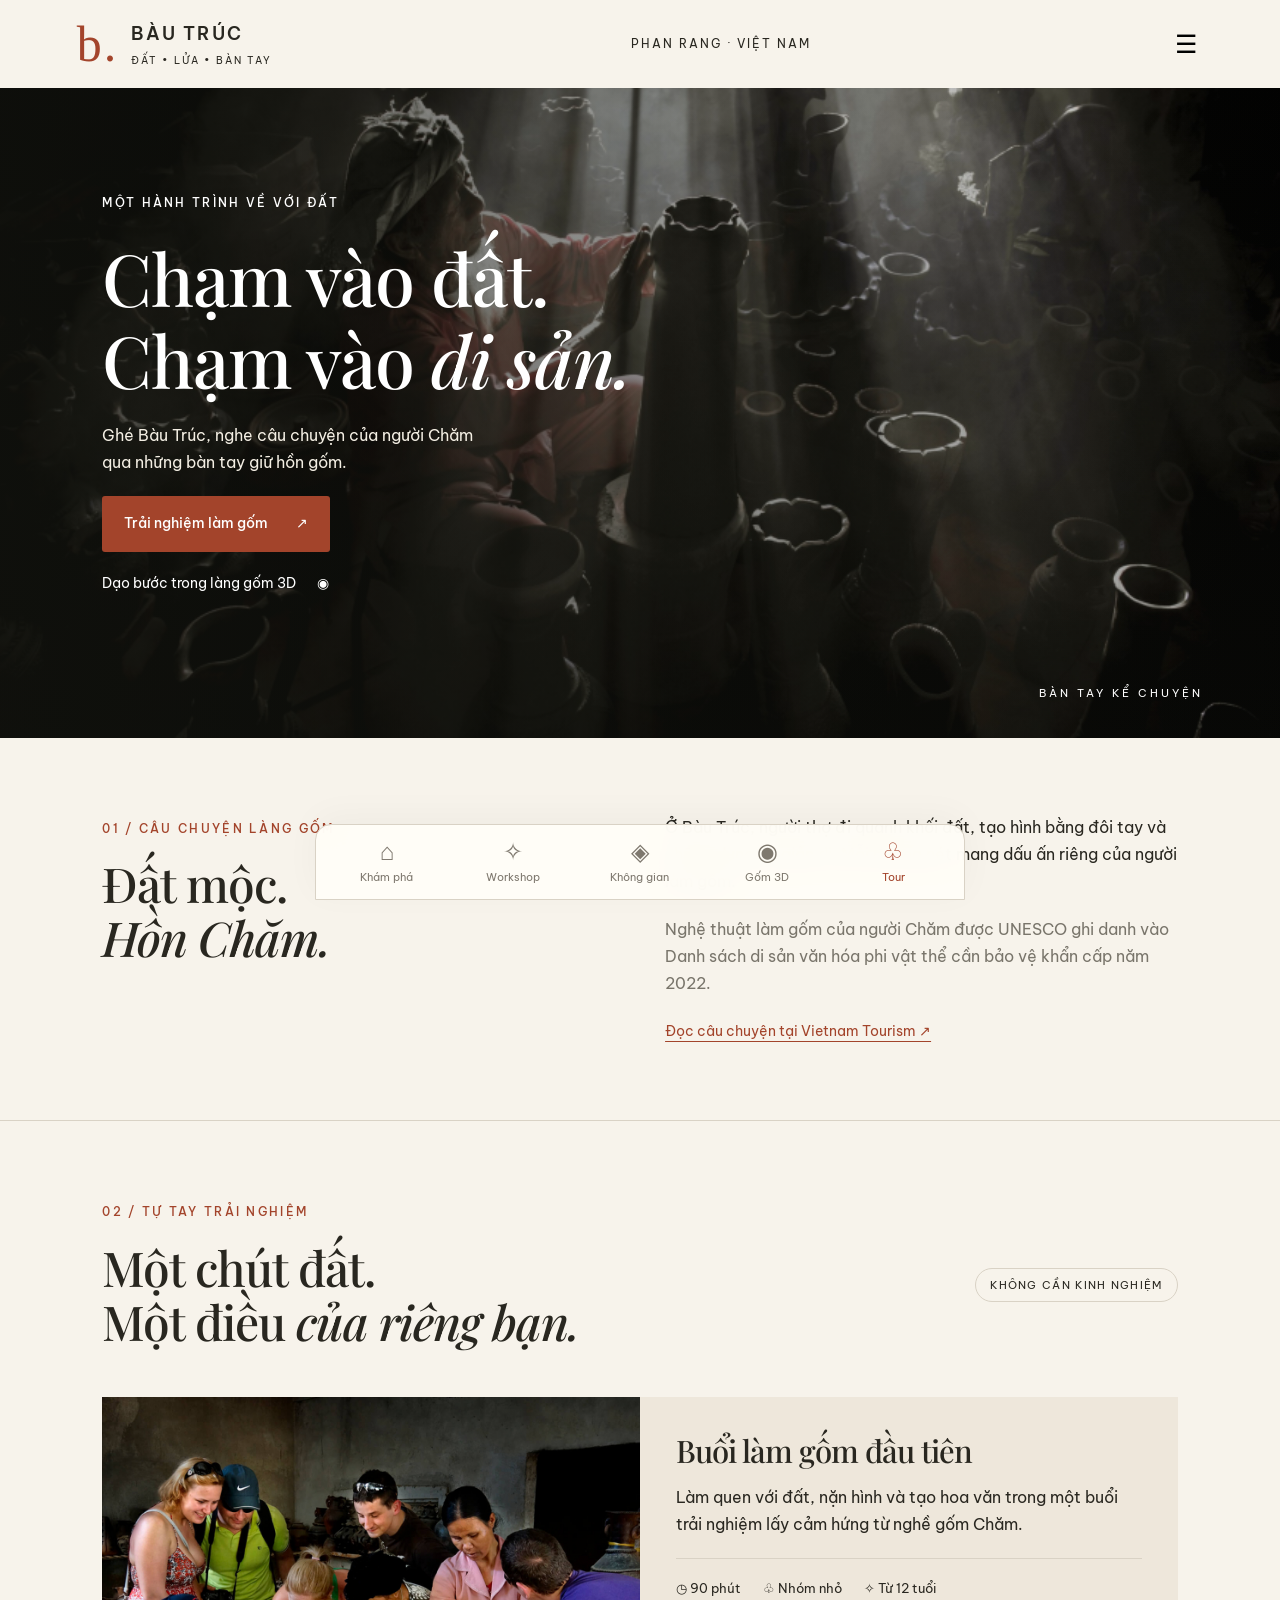
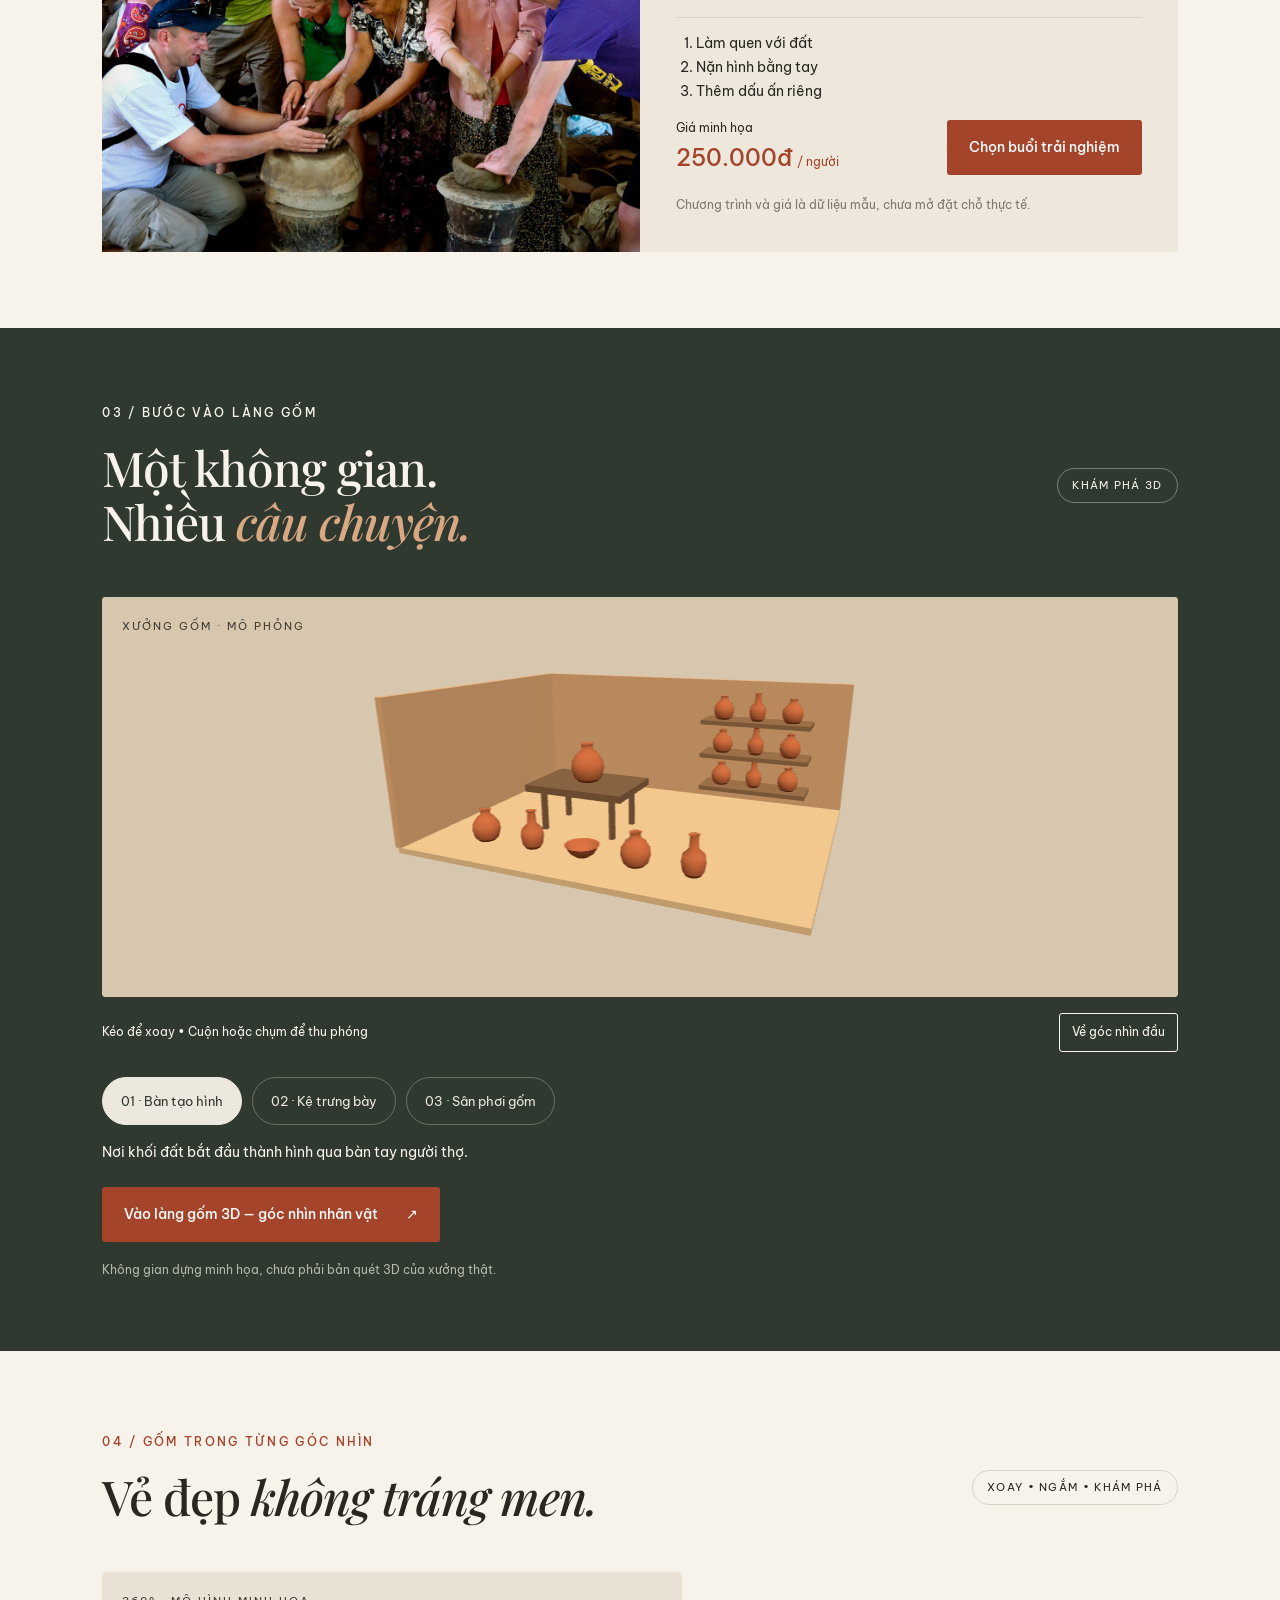
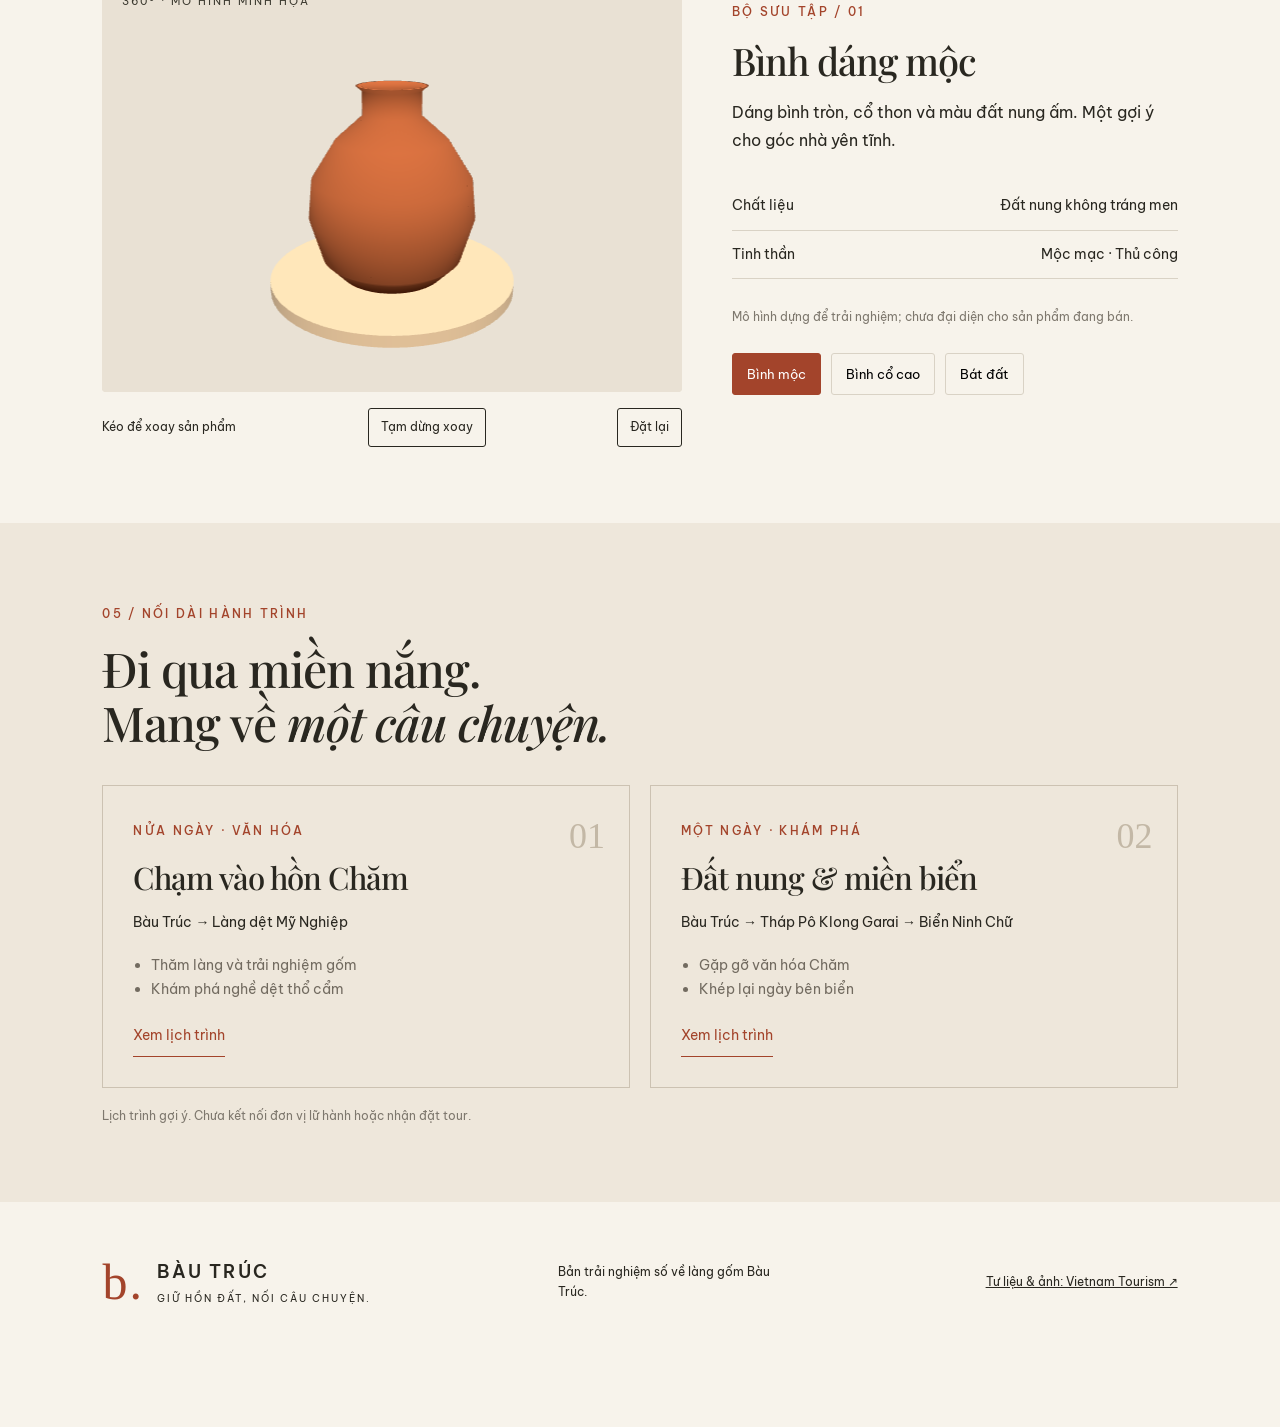
<file: index.html>
<!doctype html><html lang="vi"><head><meta charset="UTF-8"><meta name="viewport" content="width=device-width,initial-scale=1"><meta name="theme-color" content="#a3442b"><title>Bàu Trúc — Chạm vào di sản</title><meta name="description" content="Khám phá làng gốm Bàu Trúc, trải nghiệm workshop, không gian và sản phẩm 3D cùng hành trình văn hóa Chăm."><link rel="icon" href="favicon.svg"><link rel="stylesheet" href="style.css"></head><body>
<header><a class="brand" href="#home"><span class="mark">b.</span><span>BÀU TRÚC<small>ĐẤT • LỬA • BÀN TAY</small></span></a><span class="location">PHAN RANG · VIỆT NAM</span><button class="menu" aria-label="Mở điều hướng">☰</button></header>
<main id="home"><section class="hero"><img src="artisan.jpg" alt="Nghệ nhân tạo hình gốm Bàu Trúc bằng tay"><div class="hero-shade"></div><div class="hero-copy"><span class="eyebrow">MỘT HÀNH TRÌNH VỀ VỚI ĐẤT</span><h1>Chạm vào đất.<br>Chạm vào <em>di sản.</em></h1><p>Ghé Bàu Trúc, nghe câu chuyện của người Chăm<br class="desktop"> qua những bàn tay giữ hồn gốm.</p><button class="primary" data-book>Trải nghiệm làm gốm <span>↗</span></button><a class="hero-link" href="village.html">Dạo bước trong làng gốm 3D <span>◉</span></a></div><span class="photo-label">BÀN TAY KỂ CHUYỆN</span></section>
<section class="intro" id="about"><div><span class="eyebrow rust">01 / CÂU CHUYỆN LÀNG GỐM</span><h2>Đất mộc.<br><em>Hồn Chăm.</em></h2></div><div><p>Ở Bàu Trúc, người thợ đi quanh khối đất, tạo hình bằng đôi tay và những dụng cụ giản dị. Mỗi đường nét mang dấu ấn riêng của người làm gốm.</p><p class="muted">Nghệ thuật làm gốm của người Chăm được UNESCO ghi danh vào Danh sách di sản văn hóa phi vật thể cần bảo vệ khẩn cấp năm 2022.</p><a class="text-link" href="https://vietnam.travel/node/1528" target="_blank" rel="noopener">Đọc câu chuyện tại Vietnam Tourism ↗</a></div></section>
<section class="workshop" id="workshop"><div class="section-head"><div><span class="eyebrow rust">02 / TỰ TAY TRẢI NGHIỆM</span><h2>Một chút đất.<br>Một điều <em>của riêng bạn.</em></h2></div><span class="pill">KHÔNG CẦN KINH NGHIỆM</span></div><div class="workshop-grid"><img src="pottery.jpg" alt="Những sản phẩm gốm tại làng Bàu Trúc" loading="lazy"><div class="workshop-content"><h3>Buổi làm gốm đầu tiên</h3><p>Làm quen với đất, nặn hình và tạo hoa văn trong một buổi trải nghiệm lấy cảm hứng từ nghề gốm Chăm.</p><div class="facts"><span>◷ <b>90 phút</b></span><span>♧ <b>Nhóm nhỏ</b></span><span>✧ <b>Từ 12 tuổi</b></span></div><ol class="mini-steps"><li>Làm quen với đất</li><li>Nặn hình bằng tay</li><li>Thêm dấu ấn riêng</li></ol><div class="price"><span>Giá minh họa<b>250.000đ <small>/ người</small></b></span><button class="primary" data-book>Chọn buổi trải nghiệm</button></div><p class="fine">Chương trình và giá là dữ liệu mẫu, chưa mở đặt chỗ thực tế.</p></div></div></section>
<section class="space" id="space"><div class="section-head"><div><span class="eyebrow">03 / BƯỚC VÀO LÀNG GỐM</span><h2>Một không gian.<br>Nhiều <em>câu chuyện.</em></h2></div><span class="pill dark-pill">KHÁM PHÁ 3D</span></div><div class="viewer" id="space-view"><span class="viewer-label">XƯỞNG GỐM · MÔ PHỎNG</span><div class="loading">Đang mở không gian 3D…</div></div><div class="viewer-controls"><span>Kéo để xoay • Cuộn hoặc chụm để thu phóng</span><button class="light-btn" id="space-reset">Về góc nhìn đầu</button></div><div class="hotspots"><button data-zone="0" class="selected">01 · Bàn tạo hình</button><button data-zone="1">02 · Kệ trưng bày</button><button data-zone="2">03 · Sân phơi gốm</button></div><p id="zone-copy">Nơi khối đất bắt đầu thành hình qua bàn tay người thợ.</p><a class="primary" href="village.html" style="margin-top:22px;text-decoration:none">Vào làng gốm 3D — góc nhìn nhân vật <span>↗</span></a><p class="fine">Không gian dựng minh họa, chưa phải bản quét 3D của xưởng thật.</p></section>
<section class="products" id="products"><div class="section-head"><div><span class="eyebrow rust">04 / GỐM TRONG TỪNG GÓC NHÌN</span><h2>Vẻ đẹp <em>không tráng men.</em></h2></div><span class="pill">XOAY • NGẮM • KHÁM PHÁ</span></div><div class="product-grid"><div><div class="viewer product-view" id="product-view"><span class="viewer-label">360° · MÔ HÌNH MINH HỌA</span><div class="loading">Đang mở sản phẩm 3D…</div></div><div class="viewer-controls"><span>Kéo để xoay sản phẩm</span><button id="rotate" class="light-btn">Tạm dừng xoay</button><button id="product-reset" class="light-btn">Đặt lại</button></div></div><div class="product-info"><span class="eyebrow rust" id="product-code">BỘ SƯU TẬP / 01</span><h3 id="product-name">Bình dáng mộc</h3><p id="product-desc">Dáng bình tròn, cổ thon và màu đất nung ấm. Một gợi ý cho góc nhà yên tĩnh.</p><dl><div><dt>Chất liệu</dt><dd>Đất nung không tráng men</dd></div><div><dt>Tinh thần</dt><dd>Mộc mạc · Thủ công</dd></div></dl><p class="fine">Mô hình dựng để trải nghiệm; chưa đại diện cho sản phẩm đang bán.</p><div class="product-tabs"><button data-product="0" class="selected">Bình mộc</button><button data-product="1">Bình cổ cao</button><button data-product="2">Bát đất</button></div></div></div></section>
<section class="tours" id="tours"><span class="eyebrow rust">05 / NỐI DÀI HÀNH TRÌNH</span><h2>Đi qua miền nắng.<br>Mang về <em>một câu chuyện.</em></h2><div class="tour-grid"><article><span class="tour-num">01</span><span class="eyebrow rust">NỬA NGÀY · VĂN HÓA</span><h3>Chạm vào hồn Chăm</h3><p>Bàu Trúc → Làng dệt Mỹ Nghiệp</p><ul><li>Thăm làng và trải nghiệm gốm</li><li>Khám phá nghề dệt thổ cẩm</li></ul><button class="tour-btn" data-tour="Chạm vào hồn Chăm">Xem lịch trình</button></article><article><span class="tour-num">02</span><span class="eyebrow rust">MỘT NGÀY · KHÁM PHÁ</span><h3>Đất nung & miền biển</h3><p>Bàu Trúc → Tháp Pô Klong Garai → Biển Ninh Chữ</p><ul><li>Gặp gỡ văn hóa Chăm</li><li>Khép lại ngày bên biển</li></ul><button class="tour-btn" data-tour="Đất nung & miền biển">Xem lịch trình</button></article></div><p class="fine">Lịch trình gợi ý. Chưa kết nối đơn vị lữ hành hoặc nhận đặt tour.</p></section>
<footer><a class="brand" href="#home"><span class="mark">b.</span><span>BÀU TRÚC<small>GIỮ HỒN ĐẤT, NỐI CÂU CHUYỆN.</small></span></a><p>Bản trải nghiệm số về làng gốm Bàu Trúc.</p><a href="https://vietnam.travel/node/1528" target="_blank" rel="noopener">Tư liệu & ảnh: Vietnam Tourism ↗</a></footer></main>
<nav class="bottom-nav" aria-label="Điều hướng chính"><a href="#home" class="active"><span>⌂</span>Khám phá</a><a href="#workshop"><span>✧</span>Workshop</a><a href="#space"><span>◈</span>Không gian</a><a href="#products"><span>◉</span>Gốm 3D</a><a href="#tours"><span>♧</span>Tour</a></nav>
<dialog id="booking"><div class="modal-head"><span class="eyebrow rust">WORKSHOP BÀU TRÚC</span><button class="close" aria-label="Đóng">×</button></div><div id="booking-content"></div></dialog><dialog id="tour-dialog"><div class="modal-head"><span class="eyebrow rust">HÀNH TRÌNH GỢI Ý</span><button class="close" aria-label="Đóng">×</button></div><div id="tour-content"></div></dialog><script src="app.js"></script><script type="module" src="scene.js"></script></body></html>
</file>
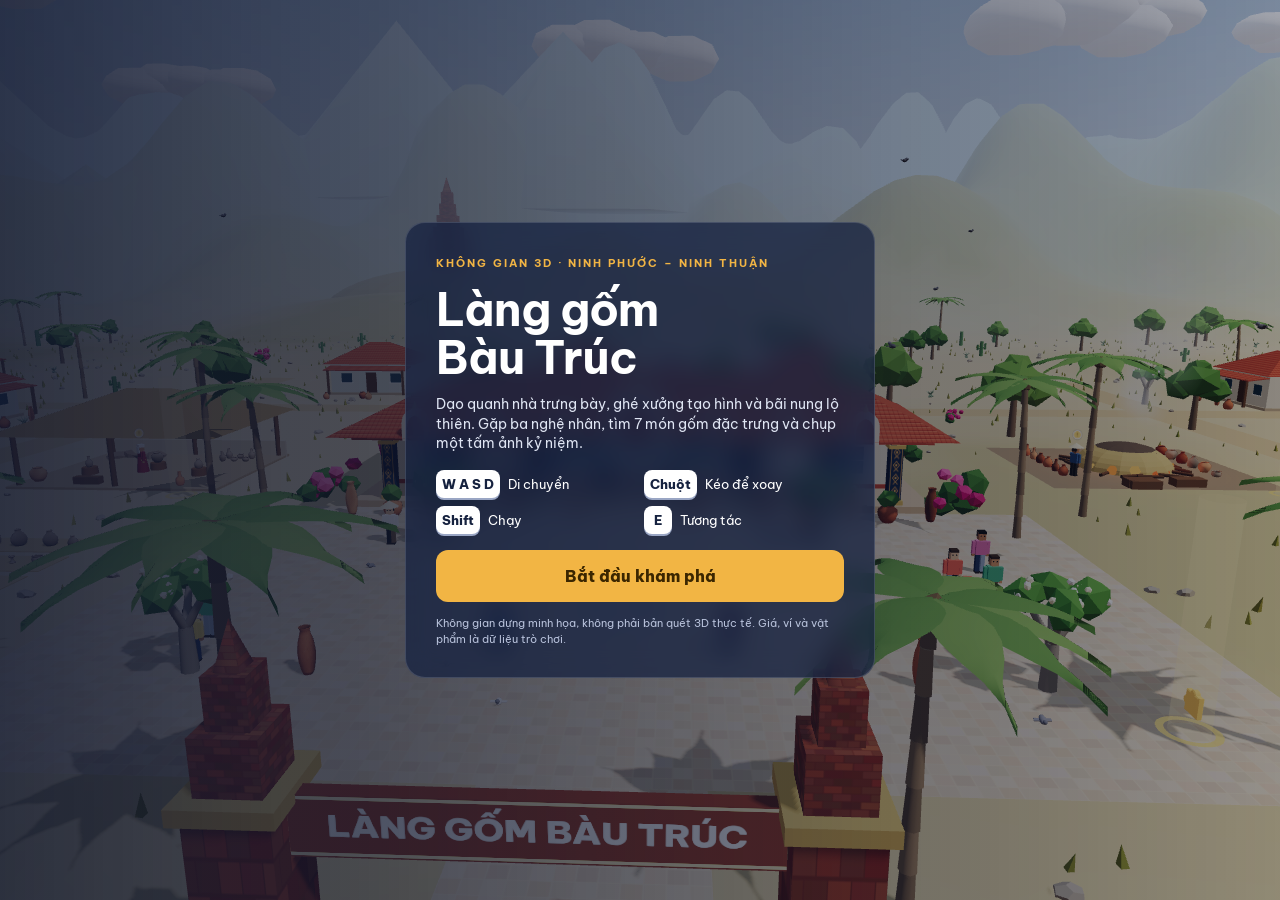
<file: village.html>
<!doctype html>
<html lang="vi">
<head>
<meta charset="UTF-8">
<meta name="viewport" content="width=device-width,initial-scale=1,viewport-fit=cover,user-scalable=no">
<meta name="theme-color" content="#16223f">
<title>Làng gốm Bàu Trúc 3D — Khám phá</title>
<meta name="description" content="Dạo bước trong làng gốm Bàu Trúc 3D: gặp nghệ nhân, thu thập gốm đặc trưng, chụp ảnh kỷ niệm.">
<link rel="icon" href="favicon.svg">
<link rel="preconnect" href="https://fonts.googleapis.com">
<link rel="stylesheet" href="https://fonts.googleapis.com/css2?family=Be+Vietnam+Pro:wght@400;500;600;700;800&display=swap">
<link rel="stylesheet" href="village.css">
</head>
<body>
<div id="world" aria-label="Không gian làng gốm Bàu Trúc 3D" role="img"></div>

<div class="hud" id="hud">
  <div class="tl">
    <div class="card loc">
      <a class="icon-btn" href="index.html#space" aria-label="Quay lại trang chính"><svg viewBox="0 0 24 24"><path d="M15 5l-7 7 7 7" /></svg></a>
      <svg class="pin" viewBox="0 0 24 24"><path d="M12 22s7-7.2 7-12.5A7 7 0 0 0 5 9.5C5 14.8 12 22 12 22z"/><circle cx="12" cy="9.5" r="2.6"/></svg>
      <div><b>VIỆT NAM</b><small>Làng gốm Bàu Trúc · Ninh Thuận</small></div>
    </div>
    <div class="card weather">
      <svg class="sun" viewBox="0 0 24 24"><circle cx="12" cy="12" r="4.5"/><path d="M12 2v3M12 19v3M2 12h3M19 12h3M4.9 4.9l2.1 2.1M17 17l2.1 2.1M4.9 19.1L7 17M17 7l2.1-2.1"/></svg>
      <div><b id="clock">08:07</b><small id="date">Nắng nhẹ</small></div>
      <span class="temp">32°C</span>
    </div>
    <div class="card mana">
      <span class="lbl">MANA</span>
      <div class="bar"><i id="mana-bar"></i></div>
      <b id="mana-val">100</b>
      <span class="bag" title="Túi đồ"><svg viewBox="0 0 24 24"><path d="M6 8h12l1 13H5L6 8z"/><path d="M9 8V6a3 3 0 0 1 6 0v2"/></svg><b id="bag">0</b></span>
    </div>
    <div class="card quests" id="quests">
      <button class="q-head" id="q-toggle" aria-expanded="true"><span class="dot"></span>Khám phá Làng gốm Bàu Trúc</button>
      <ul>
        <li id="q-met" class="active">Gặp gỡ nghệ nhân (0/3)</li>
        <li id="q-items">Gốm đặc trưng (0/7)</li>
        <li id="q-photo">Ảnh kỷ niệm (0/1)</li>
      </ul>
    </div>
  </div>

  <button class="card notebook" id="btn-notes"><svg viewBox="0 0 24 24"><path d="M5 4h11a3 3 0 0 1 3 3v13H8a3 3 0 0 1-3-3V4z"/><path d="M9 8h6M9 12h6"/></svg>Sổ tay</button>

  <div class="tr">
    <div class="card wallet">
      <span class="coin">₫</span>
      <div><small>Ví · Cửa hàng</small><b id="coins">500.000 GVNĐ</b></div>
    </div>
    <div class="card pieces">
      <svg class="puzzle" viewBox="0 0 24 24"><path d="M4 8h4a2 2 0 1 1 4 0h4v4a2 2 0 1 1 0 4v4H4v-4a2 2 0 1 0 0-4V8z"/></svg>
      <div><small>Mảnh ghép</small><b id="pieces">0/6</b><div class="bar thin"><i id="pieces-bar"></i></div></div>
    </div>
    <button class="card sq" id="btn-collection"><svg viewBox="0 0 24 24"><rect x="4" y="4" width="7" height="7" rx="1.5"/><rect x="13" y="4" width="7" height="7" rx="1.5"/><rect x="4" y="13" width="7" height="7" rx="1.5"/><rect x="13" y="13" width="7" height="7" rx="1.5"/></svg><span>Bộ sưu tập</span></button>
    <button class="card sq" id="btn-map"><svg viewBox="0 0 24 24"><path d="M3 6l6-2 6 2 6-2v14l-6 2-6-2-6 2V6z"/><path d="M9 4v14M15 6v14"/></svg><span>Bản đồ</span></button>
  </div>

  <canvas id="minimap" width="300" height="300" aria-hidden="true"></canvas>

  <div id="waypoint" class="waypoint" hidden><span class="arrow">➜</span><span id="wp-text"></span><b id="wp-dist"></b></div>
  <div id="prompt" class="prompt" hidden><kbd>E</kbd><span id="prompt-text"></span></div>
  <div id="toasts" aria-live="polite"></div>

  <div class="joy" id="joy" hidden><div class="knob" id="knob"></div></div>
  <div class="actions">
    <button id="btn-photo" aria-label="Chụp ảnh (C)"><svg viewBox="0 0 24 24"><path d="M4 8h3l2-3h6l2 3h3v11H4z"/><circle cx="12" cy="13" r="3.5"/></svg></button>
    <button id="btn-run" aria-label="Chạy (Shift)"><svg viewBox="0 0 24 24"><circle cx="14" cy="4.5" r="2"/><path d="M8 21l3-6 3 2v4M6 12l3-4h5l2 4 3 1M11 15l-1-4"/></svg></button>
    <button id="btn-jump" aria-label="Nhảy (Space)"><svg viewBox="0 0 24 24"><path d="M12 19V5M6 11l6-6 6 6"/></svg></button>
    <button id="btn-act" class="act" aria-label="Tương tác (E)">E</button>
  </div>
  <div class="help">W A S D di chuyển · Kéo chuột xoay camera · Shift chạy · Space nhảy · E tương tác · C chụp ảnh · M bản đồ</div>
</div>

<div id="start">
  <div class="start-card">
    <span class="kicker">KHÔNG GIAN 3D · NINH PHƯỚC – NINH THUẬN</span>
    <h1>Làng gốm<br>Bàu Trúc</h1>
    <p>Dạo quanh nhà trưng bày, ghé xưởng tạo hình và bãi nung lộ thiên. Gặp ba nghệ nhân, tìm 7 món gốm đặc trưng và chụp một tấm ảnh kỷ niệm.</p>
    <ul class="keys">
      <li><kbd>W A S D</kbd> Di chuyển</li>
      <li><kbd>Chuột</kbd> Kéo để xoay</li>
      <li><kbd>Shift</kbd> Chạy</li>
      <li><kbd>E</kbd> Tương tác</li>
    </ul>
    <p class="touch-note">Trên điện thoại: chạm nửa trái màn hình để đi, kéo nửa phải để xoay camera.</p>
    <button id="btn-start" class="start-btn" disabled>Đang dựng làng…</button>
    <p class="fine">Không gian dựng minh họa, không phải bản quét 3D thực tế. Giá, ví và vật phẩm là dữ liệu trò chơi.</p>
    <p class="fine error" id="start-error" hidden>Thiết bị chưa hỗ trợ WebGL. Hãy mở bằng trình duyệt khác.</p>
  </div>
</div>

<dialog id="panel">
  <div class="panel-head"><span id="panel-kicker"></span><button class="close" aria-label="Đóng">×</button></div>
  <div id="panel-body"></div>
</dialog>

<script type="module" src="village.js"></script>
</body>
</html>
</file>
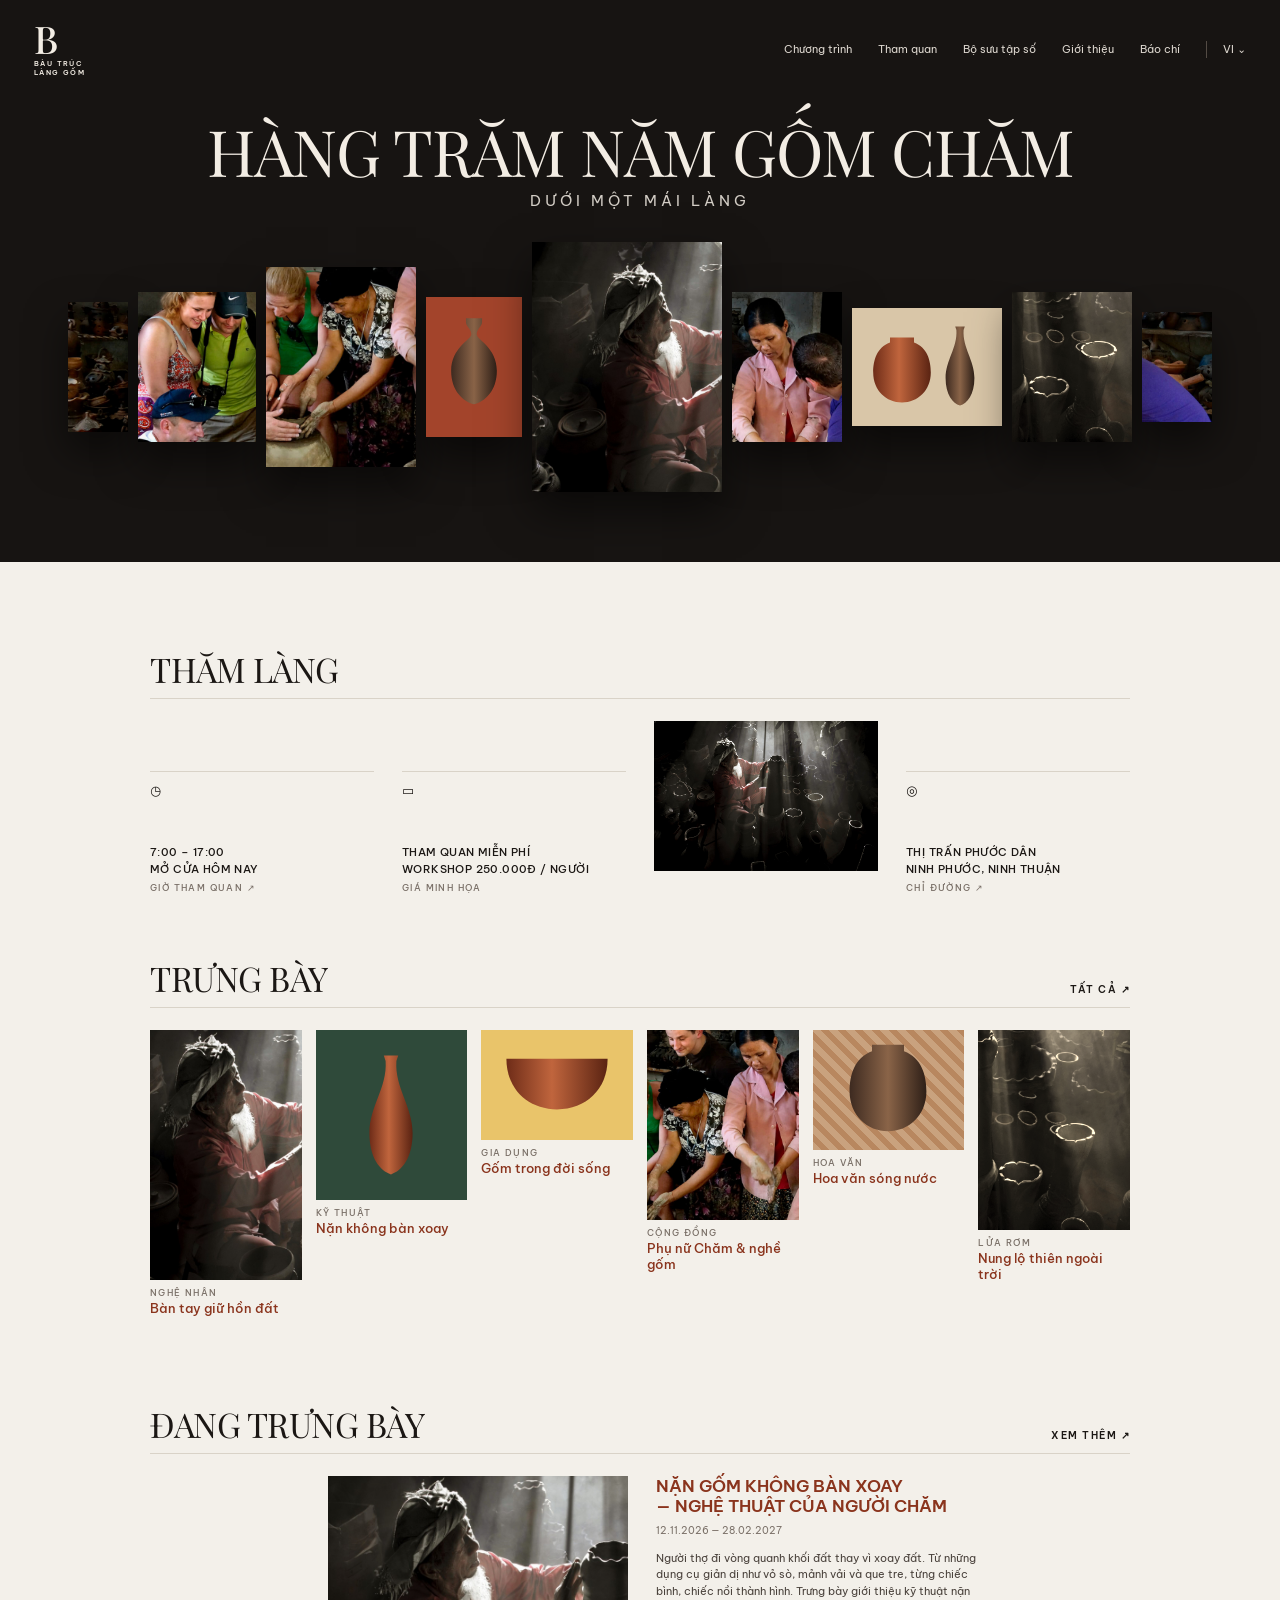
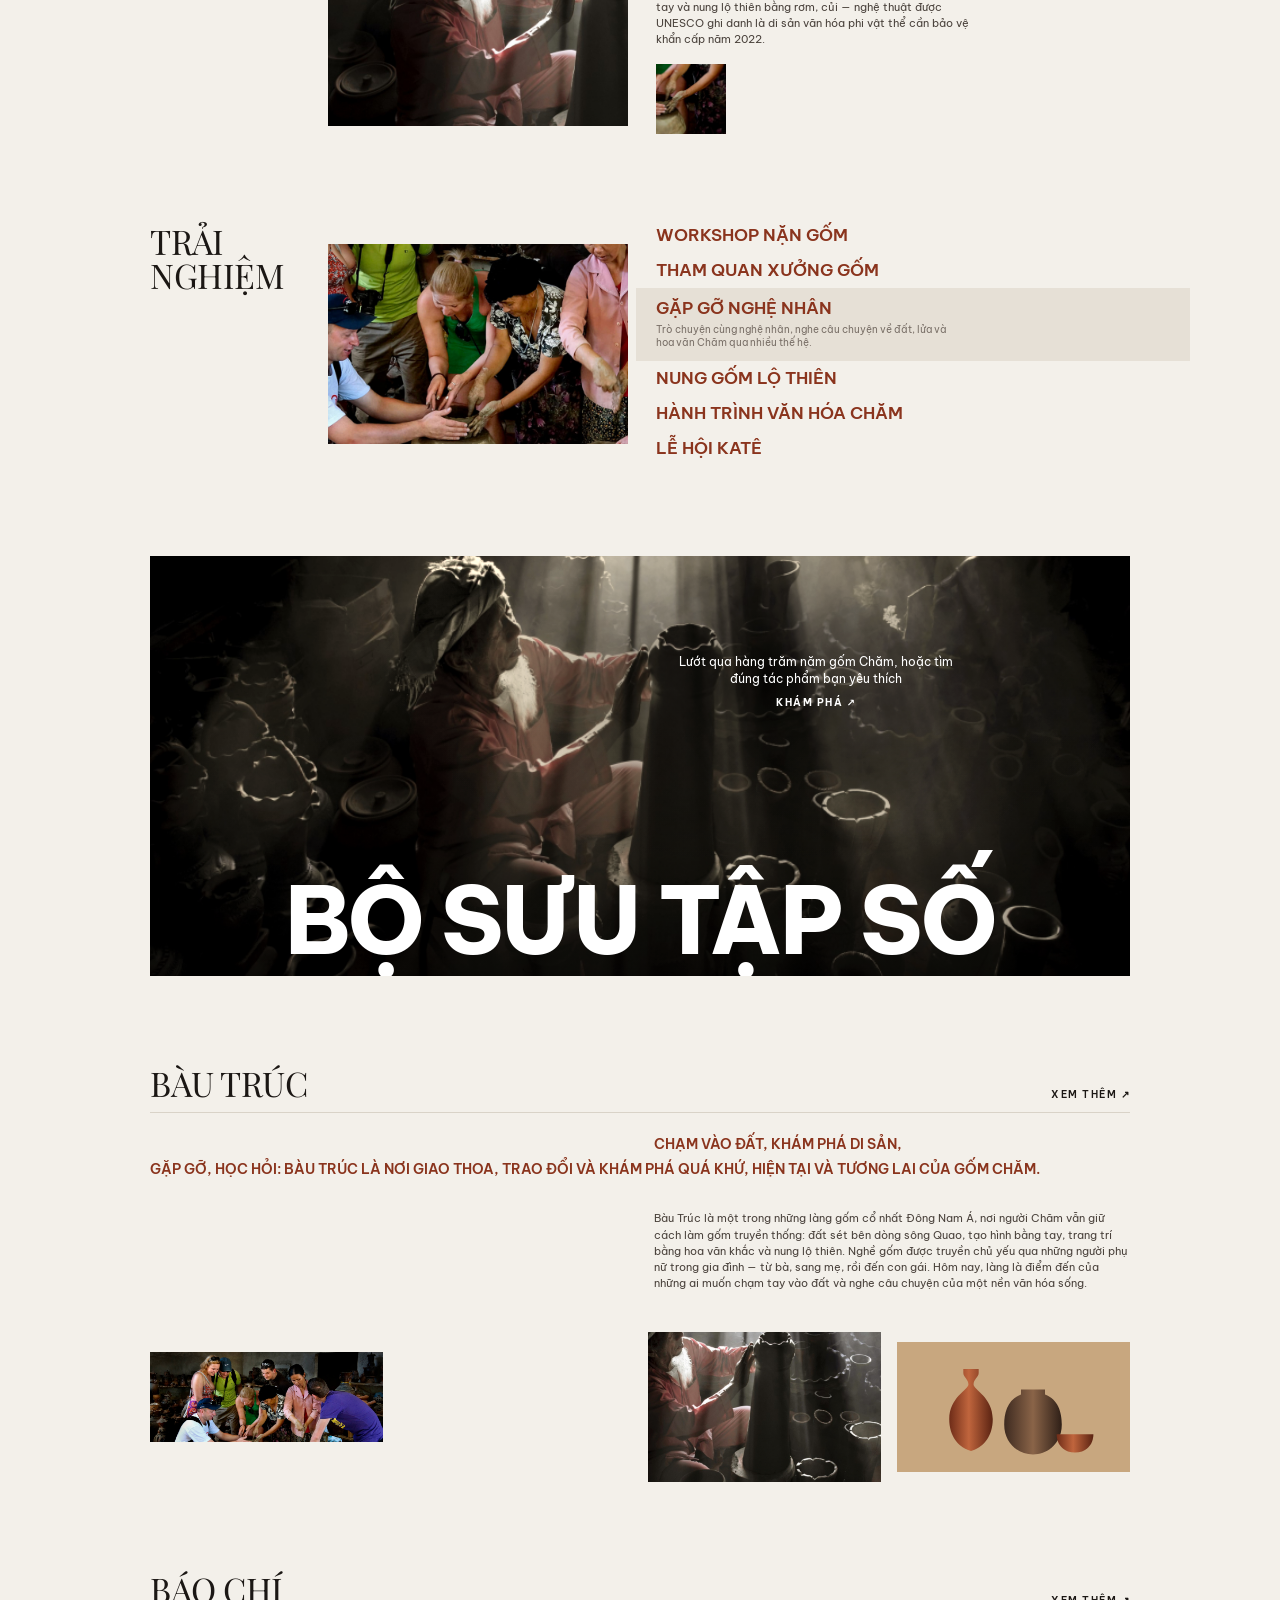
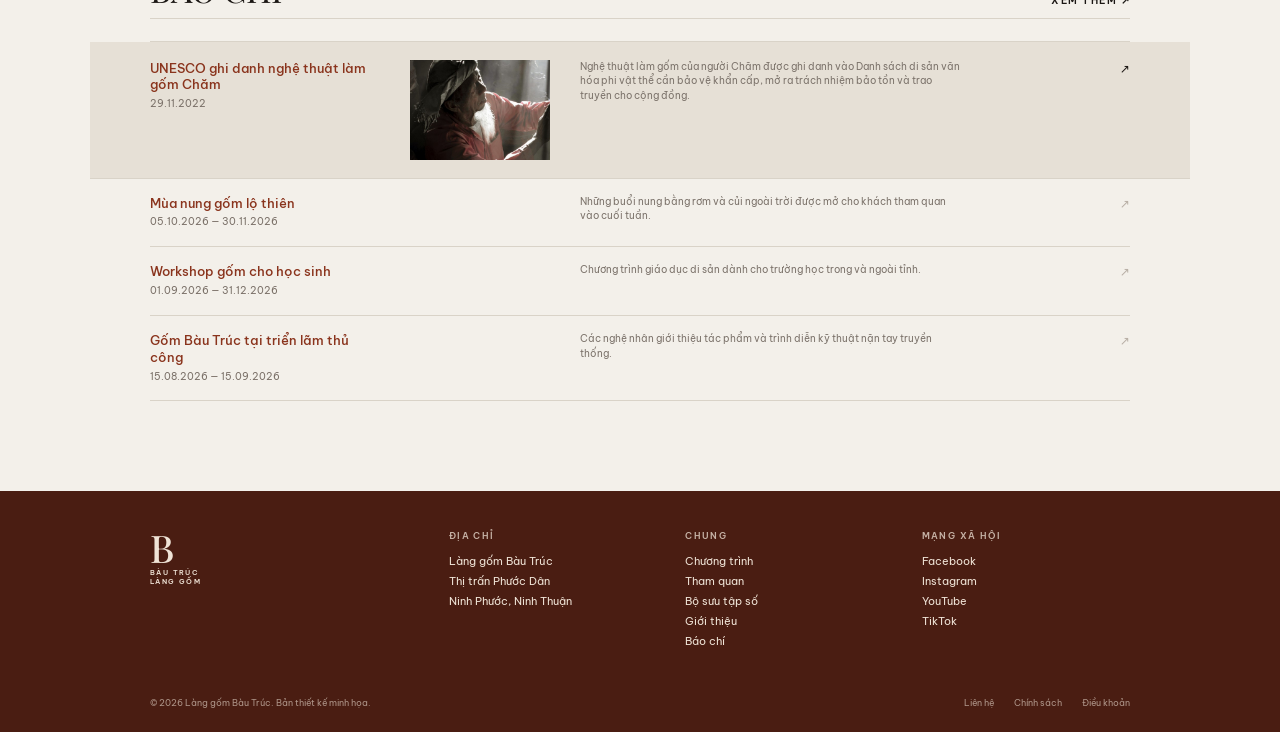
<file: design/bau-truc-museum.html>
<!doctype html>
<html lang="vi">
<head>
<meta charset="UTF-8">
<meta name="viewport" content="width=device-width,initial-scale=1">
<title>Làng gốm Bàu Trúc</title>
<link rel="preconnect" href="https://fonts.googleapis.com">
<link href="https://fonts.googleapis.com/css2?family=Playfair+Display:wght@400;500&family=Be+Vietnam+Pro:wght@300;400;500;600;700;800&display=swap" rel="stylesheet">
<style>
:root{
  --ink:#1b1714; --paper:#f3f0ea; --line:#d9d3c8; --muted:#7a7068;
  --clay:#a3442b; --clay-dk:#4a1d12; --sand:#e8dccb; --accent:#8a341d;
}
*{box-sizing:border-box;margin:0;padding:0}
body{background:var(--paper);color:var(--ink);font:400 12px/1.55 "Be Vietnam Pro",system-ui,sans-serif}
.wrap{width:1100px;margin:0 auto;padding:0 60px}
.serif{font-family:"Playfair Display",Georgia,serif}
h2{font:400 34px/1 "Playfair Display",Georgia,serif;text-transform:uppercase;letter-spacing:-.5px}
.head{display:flex;justify-content:space-between;align-items:flex-end;border-bottom:1px solid var(--line);padding-bottom:12px;margin-bottom:22px}
.more{font:600 10px/1 "Be Vietnam Pro";letter-spacing:1.5px;text-transform:uppercase}
.more::after{content:" ↗"}
.tag{font:500 8.5px/1.2 "Be Vietnam Pro";letter-spacing:1.4px;text-transform:uppercase;color:var(--muted)}
section{padding:90px 0 0}
.img{background:#3a2a20 center/cover no-repeat}
.a{background-image:url(../artisan.jpg)} .p{background-image:url(../pottery.jpg)}

/* HERO */
.hero{background:#171412;color:#f3ede4;padding:0 0 30px;overflow:hidden}
nav{display:flex;justify-content:space-between;align-items:center;padding:22px 34px}
.logo{display:flex;flex-direction:column;align-items:flex-start;line-height:1}
.logo b{font:500 38px/0.9 "Playfair Display",serif}
.logo small{font:600 6.5px/1.3 "Be Vietnam Pro";letter-spacing:1.4px;margin-top:4px}
nav ul{display:flex;gap:26px;list-style:none;font-size:10.5px;opacity:.9}
nav ul li:last-child{border-left:1px solid #5a514a;padding-left:16px}
.hero h1{text-align:center;font:400 64px/1 "Playfair Display",serif;margin-top:20px;letter-spacing:-1px}
.hero .sub{text-align:center;font:400 15px/1 "Be Vietnam Pro";letter-spacing:4px;margin-top:10px;opacity:.85}
.collage{display:flex;align-items:center;justify-content:center;gap:10px;margin-top:-6px;height:330px}
.collage>div{flex:none;box-shadow:0 20px 40px #0008}

/* VISIT */
.visit{display:grid;grid-template-columns:1fr 1fr 1fr 1fr;gap:28px;align-items:end}
.visit .ic{font-size:13px;border-top:1px solid var(--line);padding-top:8px;height:100px}
.visit p{font:500 11px/1.5 "Be Vietnam Pro";text-transform:uppercase;letter-spacing:.4px}
.visit .tag{display:block;margin-top:6px}
.visit .ph{height:150px}

/* EXHIBITIONS */
.ex{display:grid;grid-template-columns:repeat(6,1fr);gap:14px;align-items:start}
.ex .t{width:100%}
.ex h4{font:500 12.5px/1.25 "Be Vietnam Pro";color:var(--accent);margin-top:3px}
.ex .tag{margin-top:8px;display:block}

/* CURRENT */
.cur{display:grid;grid-template-columns:150px 300px 1fr;gap:28px}
.cur h3{font:600 17px/1.2 "Be Vietnam Pro";color:var(--accent);text-transform:uppercase}
.cur .d{font-size:10px;color:var(--muted);margin:6px 0 12px}
.cur p.body{font-size:10.5px;color:#4a423c;max-width:330px}

/* OFFERS */
.off{display:grid;grid-template-columns:150px 300px 1fr;gap:28px;align-items:start}
.off ul{list-style:none;margin-top:-6px}
.off li{font:600 17px/1 "Be Vietnam Pro";text-transform:uppercase;color:var(--accent);padding:9px 0}
.off li.on{background:#e6e0d6;margin:0 -60px 0 -20px;padding:12px 60px 12px 20px;position:relative}
.off li.on span{display:block;font:400 9.5px/1.4 "Be Vietnam Pro";text-transform:none;color:var(--muted);margin-top:6px;max-width:300px}

/* DIGITAL */
.dig{position:relative;height:420px;overflow:hidden}
.dig .bg{position:absolute;inset:0;background-position:50% 35%;filter:sepia(.35) saturate(1.2)}
.dig .bg::after{content:"";position:absolute;inset:0;background:radial-gradient(ellipse at 62% 30%,#0009,transparent 45%),linear-gradient(transparent 40%,#0008)}
.dig .c{position:absolute;left:68%;top:30%;transform:translate(-50%,-50%);color:#fff;text-align:center;font-size:12px;line-height:1.4}
.dig .c b{display:block;margin-top:8px;letter-spacing:1.5px;font-size:10px}
.dig h2{position:absolute;bottom:10px;left:0;right:0;text-align:center;color:#fff;font:800 92px/1 "Be Vietnam Pro";letter-spacing:-2px;white-space:nowrap}

/* ABOUT */
.ab{display:grid;grid-template-columns:1fr 1fr;gap:28px}
.ab .lead{font:600 14px/1.35 "Be Vietnam Pro";text-transform:uppercase;color:var(--accent)}
.ab .lead.r{grid-column:2}
.ab p.body{font-size:10.5px;color:#4a423c;column-count:1}
.ab-imgs{display:grid;grid-template-columns:1fr 1fr 1fr 1fr;gap:16px;margin-top:40px;align-items:start}

/* PRESS */
.pr{border-top:1px solid var(--line)}
.row{display:grid;grid-template-columns:230px 140px 1fr 30px;gap:30px;padding:16px 0;border-bottom:1px solid var(--line);align-items:start}
.row.on{background:#e6e0d6;margin:0 -60px;padding:18px 60px}
.row h5{font:500 13px/1.3 "Be Vietnam Pro";color:var(--accent)}
.row .d{font-size:9.5px;color:var(--muted);margin-top:4px}
.row p{font-size:9.5px;color:#7d746c;max-width:380px}
.row .arr{text-align:right;color:#b8afa5}
.row.on .arr{color:var(--ink)}

footer{background:var(--clay-dk);color:#efe3d6;margin-top:90px;padding:40px 0 22px}
.fg{display:grid;grid-template-columns:1.3fr 1fr 1fr 1fr;gap:28px}
footer h6{font:600 9px/1 "Be Vietnam Pro";letter-spacing:1.4px;margin-bottom:12px;opacity:.75}
footer li{list-style:none;font-size:10.5px;line-height:1.9}
.fb{display:flex;justify-content:space-between;font-size:9px;opacity:.6;margin-top:44px}
.fb span{margin-left:20px}
</style>
</head>
<body>

<!-- SVG pottery defs -->
<svg width="0" height="0" style="position:absolute">
  <defs>
    <linearGradient id="clay" x1="0" x2="1"><stop offset="0" stop-color="#6e2c18"/><stop offset=".45" stop-color="#c0653d"/><stop offset="1" stop-color="#5a2312"/></linearGradient>
    <linearGradient id="clay2" x1="0" x2="1"><stop offset="0" stop-color="#3d2a20"/><stop offset=".5" stop-color="#8a6448"/><stop offset="1" stop-color="#2e1f17"/></linearGradient>
    <symbol id="vase1" viewBox="0 0 100 140"><path d="M38 6h24v6c0 6-8 10-8 18 0 8 30 20 30 54 0 30-18 46-34 50-16-4-34-20-34-50 0-34 30-46 30-54 0-8-8-12-8-18z"/></symbol>
    <symbol id="vase2" viewBox="0 0 100 140"><path d="M42 4h16l-2 6c-2 30 18 50 18 80 0 28-12 42-24 46-12-4-24-18-24-46 0-30 20-50 18-80z"/></symbol>
    <symbol id="bowl" viewBox="0 0 100 60"><path d="M4 8h92c0 28-20 46-46 46S4 36 4 8z"/></symbol>
    <symbol id="jar" viewBox="0 0 100 120"><path d="M30 6h40v8c22 8 28 30 28 50 0 30-22 50-48 50S2 94 2 64c0-20 6-42 28-50z"/></symbol>
  </defs>
</svg>

<header class="hero">
  <nav>
    <div class="logo"><b>B</b><small>BÀU TRÚC<br>LÀNG GỐM</small></div>
    <ul><li>Chương trình</li><li>Tham quan</li><li>Bộ sưu tập số</li><li>Giới thiệu</li><li>Báo chí</li><li>VI ⌄</li></ul>
  </nav>
  <h1>HÀNG TRĂM NĂM GỐM CHĂM</h1>
  <div class="sub">DƯỚI MỘT MÁI LÀNG</div>
  <div class="collage">
    <div class="img p" style="width:60px;height:130px;background-position:2% 40%;background-size:600px"></div>
    <div class="img p" style="width:118px;height:150px;background-position:22% 30%;background-size:640px"></div>
    <div class="img p" style="width:150px;height:200px;background-position:50% 70%;background-size:auto 420px"></div>
    <div class="img" style="width:96px;height:140px;background:#a3442b"><svg viewBox="0 0 100 140" width="96" height="140"><use href="#vase1" fill="url(#clay2)" transform="translate(15 15) scale(.7)"/></svg></div>
    <div class="img a" style="width:190px;height:250px;background-position:22% 15%;background-size:620px"></div>
    <div class="img p" style="width:110px;height:150px;background-position:70% 30%;background-size:620px"></div>
    <div class="img" style="width:150px;height:118px;background:#d9c6a8"><svg viewBox="0 0 150 118" width="150" height="118"><use href="#jar" fill="url(#clay)" x="20" y="22" width="60" height="80"/><use href="#vase2" fill="url(#clay2)" x="78" y="10" width="60" height="96"/></svg></div>
    <div class="img a" style="width:120px;height:150px;background-position:72% 60%;background-size:520px;filter:sepia(.5)"></div>
    <div class="img p" style="width:70px;height:110px;background-position:98% 40%;background-size:600px"></div>
  </div>
</header>

<main class="wrap">

  <section>
    <div class="head"><h2>Thăm làng</h2></div>
    <div class="visit">
      <div class="ic">◷<div style="margin-top:44px"><p>7:00 – 17:00<br>Mở cửa hôm nay</p><span class="tag">Giờ tham quan ↗</span></div></div>
      <div class="ic">▭<div style="margin-top:44px"><p>Tham quan miễn phí<br>Workshop 250.000đ / người</p><span class="tag">Giá minh họa</span></div></div>
      <div class="img a ph" style="background-position:80% 70%"></div>
      <div class="ic">◎<div style="margin-top:44px"><p>Thị trấn Phước Dân<br>Ninh Phước, Ninh Thuận</p><span class="tag">Chỉ đường ↗</span></div></div>
    </div>
  </section>

  <section>
    <div class="head"><h2>Trưng bày</h2><span class="more">Tất cả</span></div>
    <div class="ex">
      <div><div class="img a t" style="height:250px;background-position:30% 25%;background-size:auto 420px"></div><span class="tag">Nghệ nhân</span><h4>Bàn tay giữ hồn đất</h4></div>
      <div><div class="t" style="height:170px;background:#2f4a3a;display:grid;place-items:center"><svg width="90" height="130"><use href="#vase2" fill="url(#clay)" width="90" height="130"/></svg></div><span class="tag">Kỹ thuật</span><h4>Nặn không bàn xoay</h4></div>
      <div><div class="t" style="height:110px;background:#e9c46a;display:grid;place-items:center"><svg width="110" height="70"><use href="#bowl" fill="url(#clay)" width="110" height="66"/></svg></div><span class="tag">Gia dụng</span><h4>Gốm trong đời sống</h4></div>
      <div><div class="img p t" style="height:190px;background-position:60% 50%;background-size:auto 360px"></div><span class="tag">Cộng đồng</span><h4>Phụ nữ Chăm &amp; nghề gốm</h4></div>
      <div><div class="t" style="height:120px;background:repeating-linear-gradient(45deg,#c9a27e 0 6px,#b8875f 6px 12px);display:grid;place-items:center"><svg width="80" height="100"><use href="#jar" fill="url(#clay2)" width="80" height="96"/></svg></div><span class="tag">Hoa văn</span><h4>Hoa văn sóng nước</h4></div>
      <div><div class="img a t" style="height:200px;background-position:75% 50%;background-size:auto 380px;filter:sepia(.6)"></div><span class="tag">Lửa rơm</span><h4>Nung lộ thiên ngoài trời</h4></div>
    </div>
  </section>

  <section>
    <div class="head"><h2>Đang trưng bày</h2><span class="more">Xem thêm</span></div>
    <div class="cur">
      <div></div>
      <div class="img a" style="height:250px;background-position:30% 20%;background-size:auto 520px"></div>
      <div>
        <h3>Nặn gốm không bàn xoay<br>— nghệ thuật của người Chăm</h3>
        <div class="d">12.11.2026 — 28.02.2027</div>
        <p class="body">Người thợ đi vòng quanh khối đất thay vì xoay đất. Từ những dụng cụ giản dị như vỏ sò, mảnh vải và que tre, từng chiếc bình, chiếc nồi thành hình. Trưng bày giới thiệu kỹ thuật nặn tay và nung lộ thiên bằng rơm, củi — nghệ thuật được UNESCO ghi danh là di sản văn hóa phi vật thể cần bảo vệ khẩn cấp năm 2022.</p>
        <div class="img p" style="width:70px;height:70px;margin-top:16px;background-position:50% 80%;background-size:auto 260px"></div>
      </div>
    </div>
  </section>

  <section>
    <div class="off">
      <h2>Trải nghiệm</h2>
      <div class="img p" style="height:200px;margin-top:20px;background-position:42% 60%;background-size:auto 420px"></div>
      <ul>
        <li>Workshop nặn gốm</li>
        <li>Tham quan xưởng gốm</li>
        <li class="on">Gặp gỡ nghệ nhân<span>Trò chuyện cùng nghệ nhân, nghe câu chuyện về đất, lửa và hoa văn Chăm qua nhiều thế hệ.</span></li>
        <li>Nung gốm lộ thiên</li>
        <li>Hành trình văn hóa Chăm</li>
        <li>Lễ hội Katê</li>
      </ul>
    </div>
  </section>

  <section>
    <div class="dig">
      <div class="bg img a"></div>
      <div class="c">Lướt qua hàng trăm năm gốm Chăm, hoặc tìm<br>đúng tác phẩm bạn yêu thích<b>KHÁM PHÁ ↗</b></div>
      <h2>BỘ SƯU TẬP SỐ</h2>
    </div>
  </section>

  <section>
    <div class="head"><h2>Bàu Trúc</h2><span class="more">Xem thêm</span></div>
    <div class="ab">
      <div></div>
      <div class="lead">Chạm vào đất, khám phá di sản,</div>
      <div class="lead" style="grid-column:1/3;margin-top:-22px">gặp gỡ, học hỏi: Bàu Trúc là nơi giao thoa, trao đổi và khám phá quá khứ, hiện tại và tương lai của gốm Chăm.</div>
      <div></div>
      <p class="body">Bàu Trúc là một trong những làng gốm cổ nhất Đông Nam Á, nơi người Chăm vẫn giữ cách làm gốm truyền thống: đất sét bên dòng sông Quao, tạo hình bằng tay, trang trí bằng hoa văn khắc và nung lộ thiên. Nghề gốm được truyền chủ yếu qua những người phụ nữ trong gia đình — từ bà, sang mẹ, rồi đến con gái. Hôm nay, làng là điểm đến của những ai muốn chạm tay vào đất và nghe câu chuyện của một nền văn hóa sống.</p>
    </div>
    <div class="ab-imgs">
      <div class="img p" style="height:90px;margin-top:20px;background-position:20% 30%"></div>
      <div></div>
      <div class="img a" style="height:150px;background-position:55% 40%;background-size:auto 360px"></div>
      <div style="height:130px;background:#c8a77f;display:grid;place-items:center;margin-top:10px"><svg width="170" height="110"><use href="#vase1" fill="url(#clay)" x="10" y="10" width="64" height="96"/><use href="#jar" fill="url(#clay2)" x="74" y="34" width="60" height="72"/><use href="#bowl" fill="url(#clay)" x="126" y="78" width="40" height="26"/></svg></div>
    </div>
  </section>

  <section>
    <div class="head"><h2>Báo chí</h2><span class="more">Xem thêm</span></div>
    <div class="pr">
      <div class="row on"><div><h5>UNESCO ghi danh nghệ thuật làm gốm Chăm</h5><div class="d">29.11.2022</div></div><div class="img a" style="height:100px;background-position:32% 22%;background-size:auto 360px"></div><p>Nghệ thuật làm gốm của người Chăm được ghi danh vào Danh sách di sản văn hóa phi vật thể cần bảo vệ khẩn cấp, mở ra trách nhiệm bảo tồn và trao truyền cho cộng đồng.</p><span class="arr">↗</span></div>
      <div class="row"><div><h5>Mùa nung gốm lộ thiên</h5><div class="d">05.10.2026 — 30.11.2026</div></div><div></div><p>Những buổi nung bằng rơm và củi ngoài trời được mở cho khách tham quan vào cuối tuần.</p><span class="arr">↗</span></div>
      <div class="row"><div><h5>Workshop gốm cho học sinh</h5><div class="d">01.09.2026 — 31.12.2026</div></div><div></div><p>Chương trình giáo dục di sản dành cho trường học trong và ngoài tỉnh.</p><span class="arr">↗</span></div>
      <div class="row"><div><h5>Gốm Bàu Trúc tại triển lãm thủ công</h5><div class="d">15.08.2026 — 15.09.2026</div></div><div></div><p>Các nghệ nhân giới thiệu tác phẩm và trình diễn kỹ thuật nặn tay truyền thống.</p><span class="arr">↗</span></div>
    </div>
  </section>
</main>

<footer>
  <div class="wrap">
    <div class="fg">
      <div class="logo"><b>B</b><small>BÀU TRÚC<br>LÀNG GỐM</small></div>
      <div><h6>ĐỊA CHỈ</h6><ul><li>Làng gốm Bàu Trúc</li><li>Thị trấn Phước Dân</li><li>Ninh Phước, Ninh Thuận</li></ul></div>
      <div><h6>CHUNG</h6><ul><li>Chương trình</li><li>Tham quan</li><li>Bộ sưu tập số</li><li>Giới thiệu</li><li>Báo chí</li></ul></div>
      <div><h6>MẠNG XÃ HỘI</h6><ul><li>Facebook</li><li>Instagram</li><li>YouTube</li><li>TikTok</li></ul></div>
    </div>
    <div class="fb"><div>© 2026 Làng gốm Bàu Trúc. Bản thiết kế minh họa.</div><div><span>Liên hệ</span><span>Chính sách</span><span>Điều khoản</span></div></div>
  </div>
</footer>
</body>
</html>
</file>
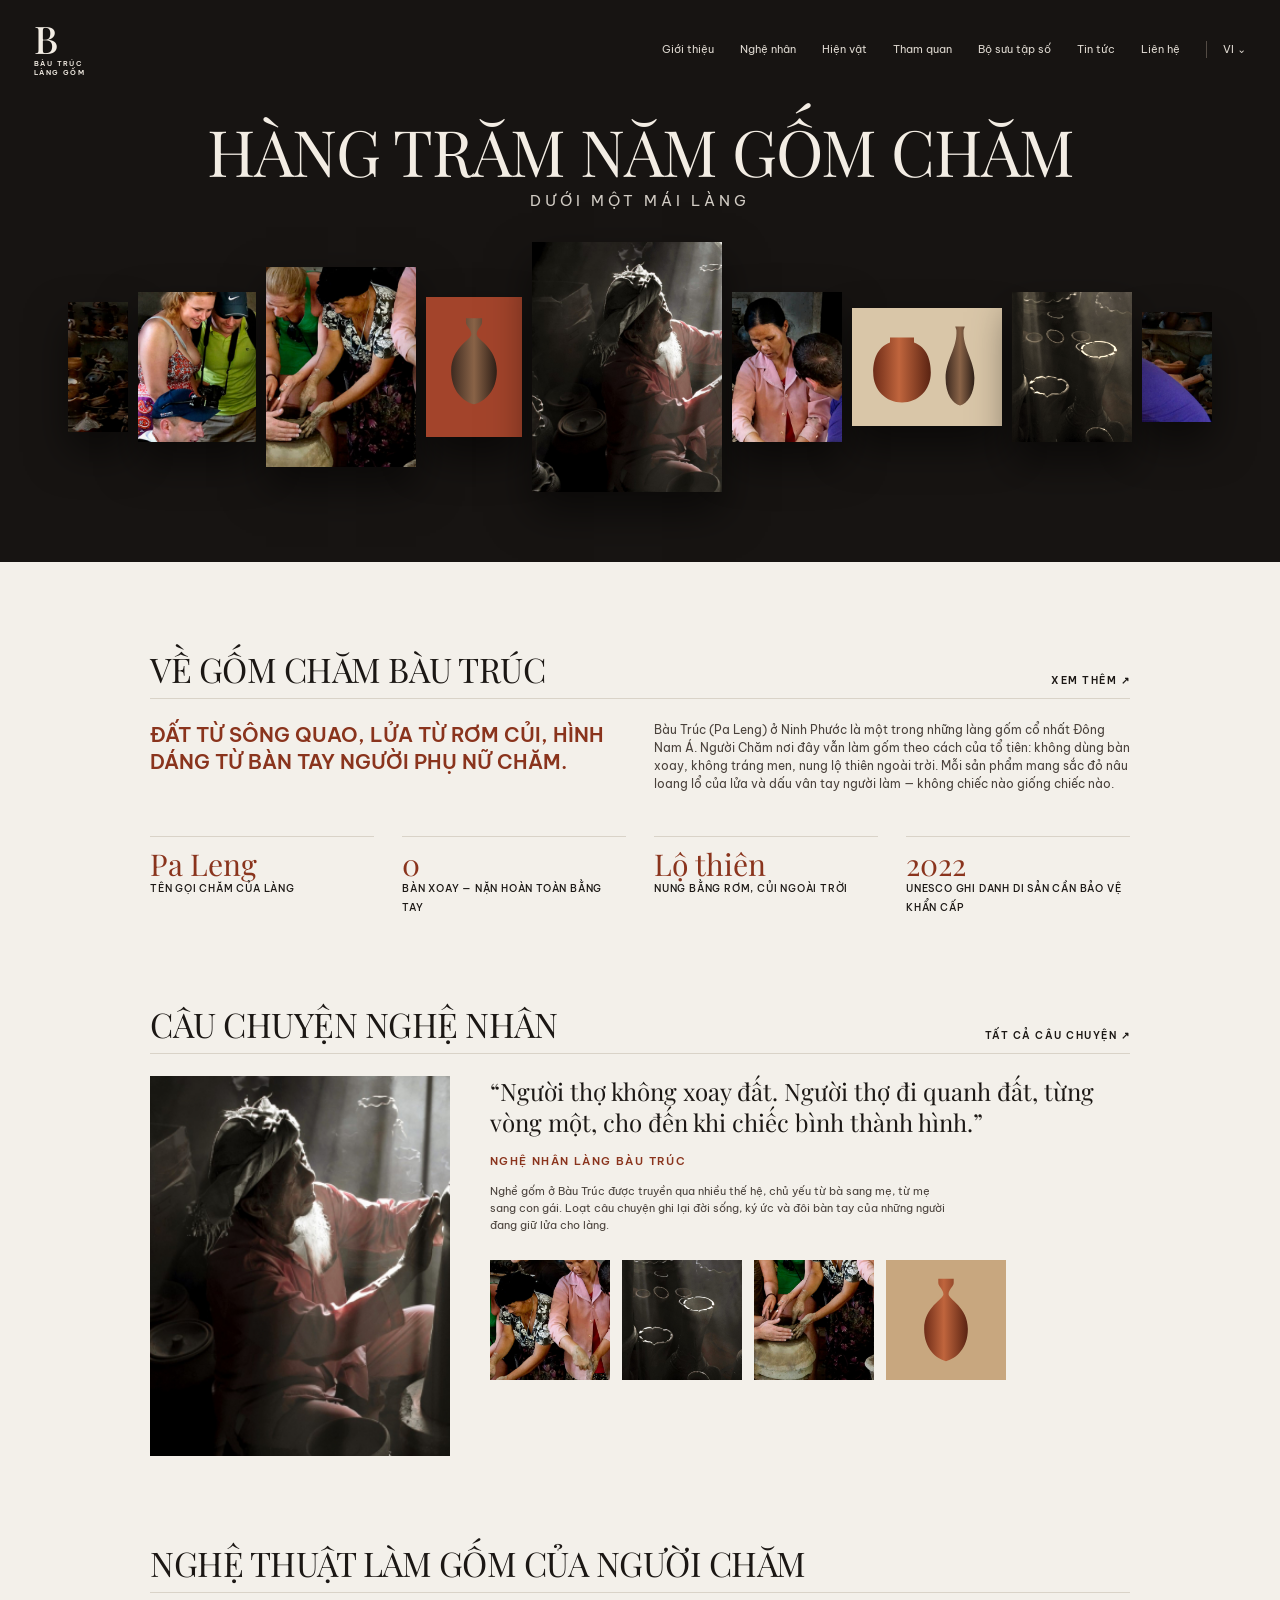
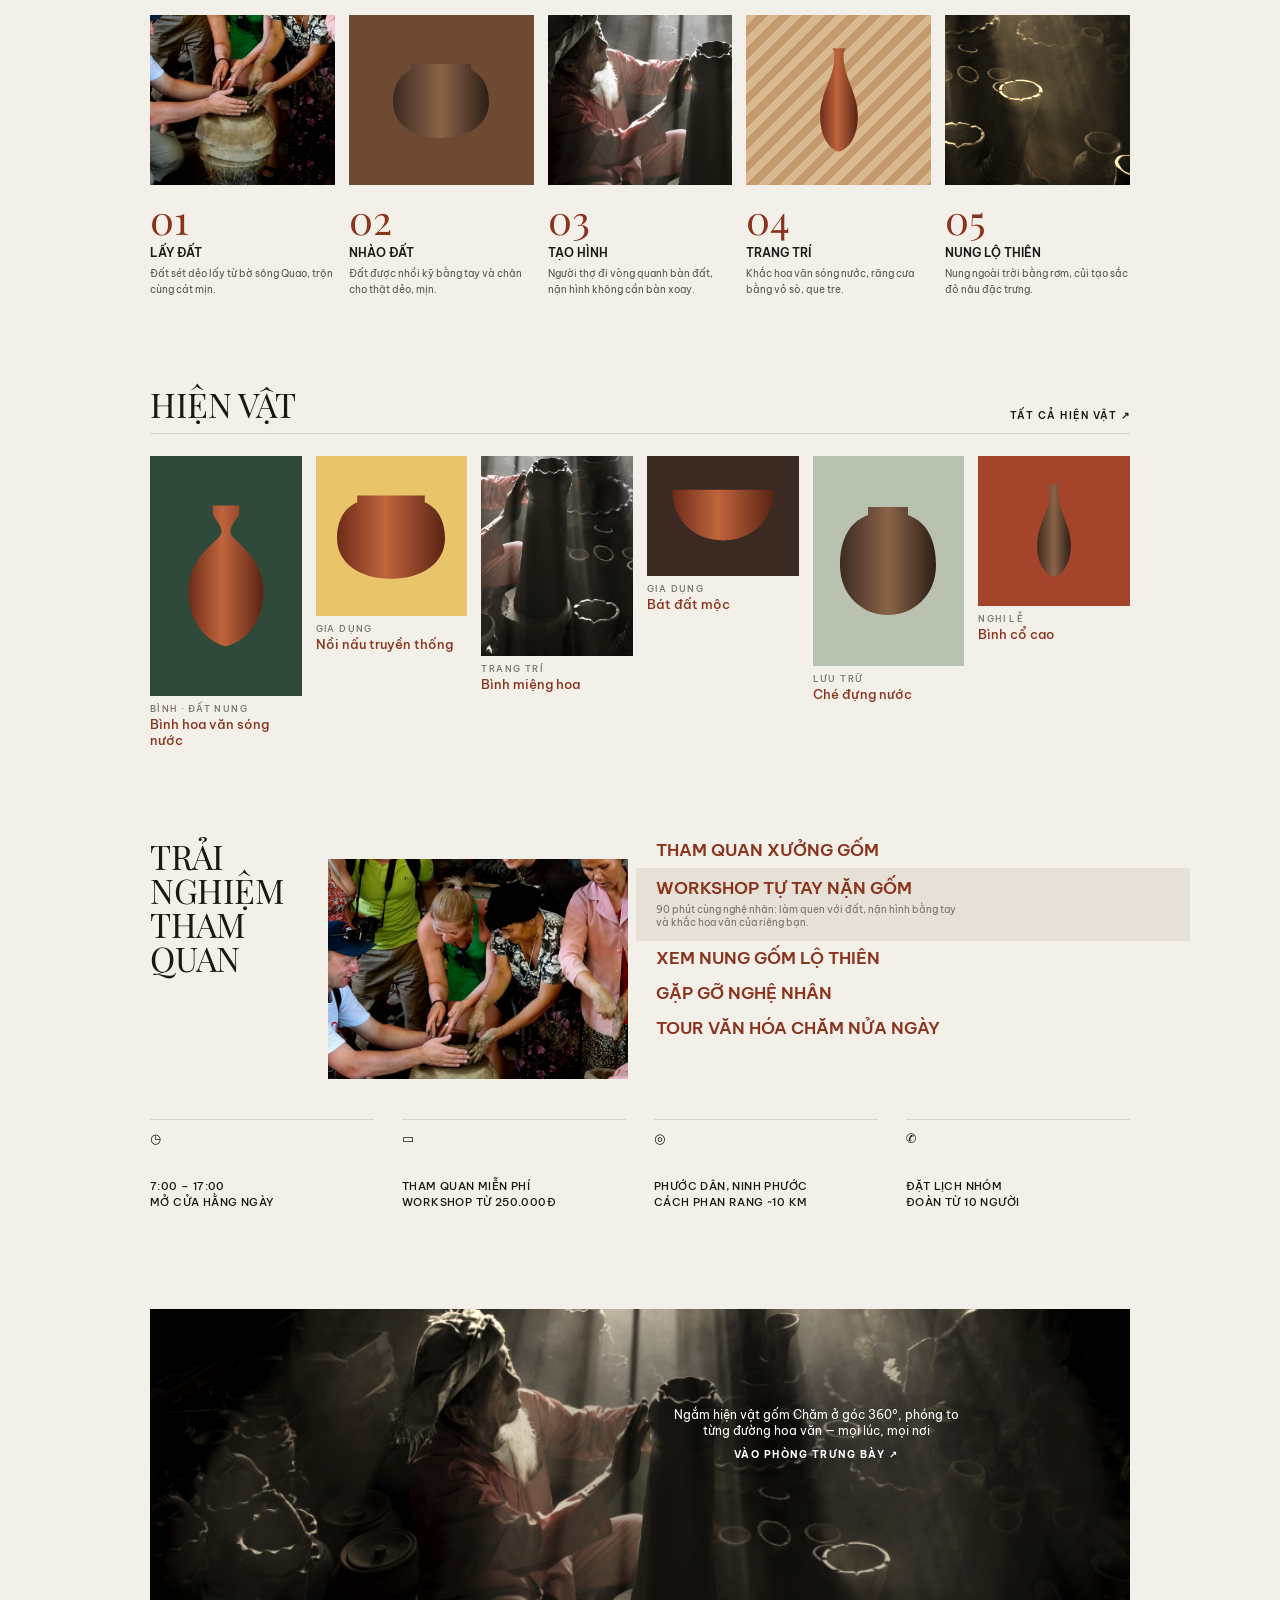
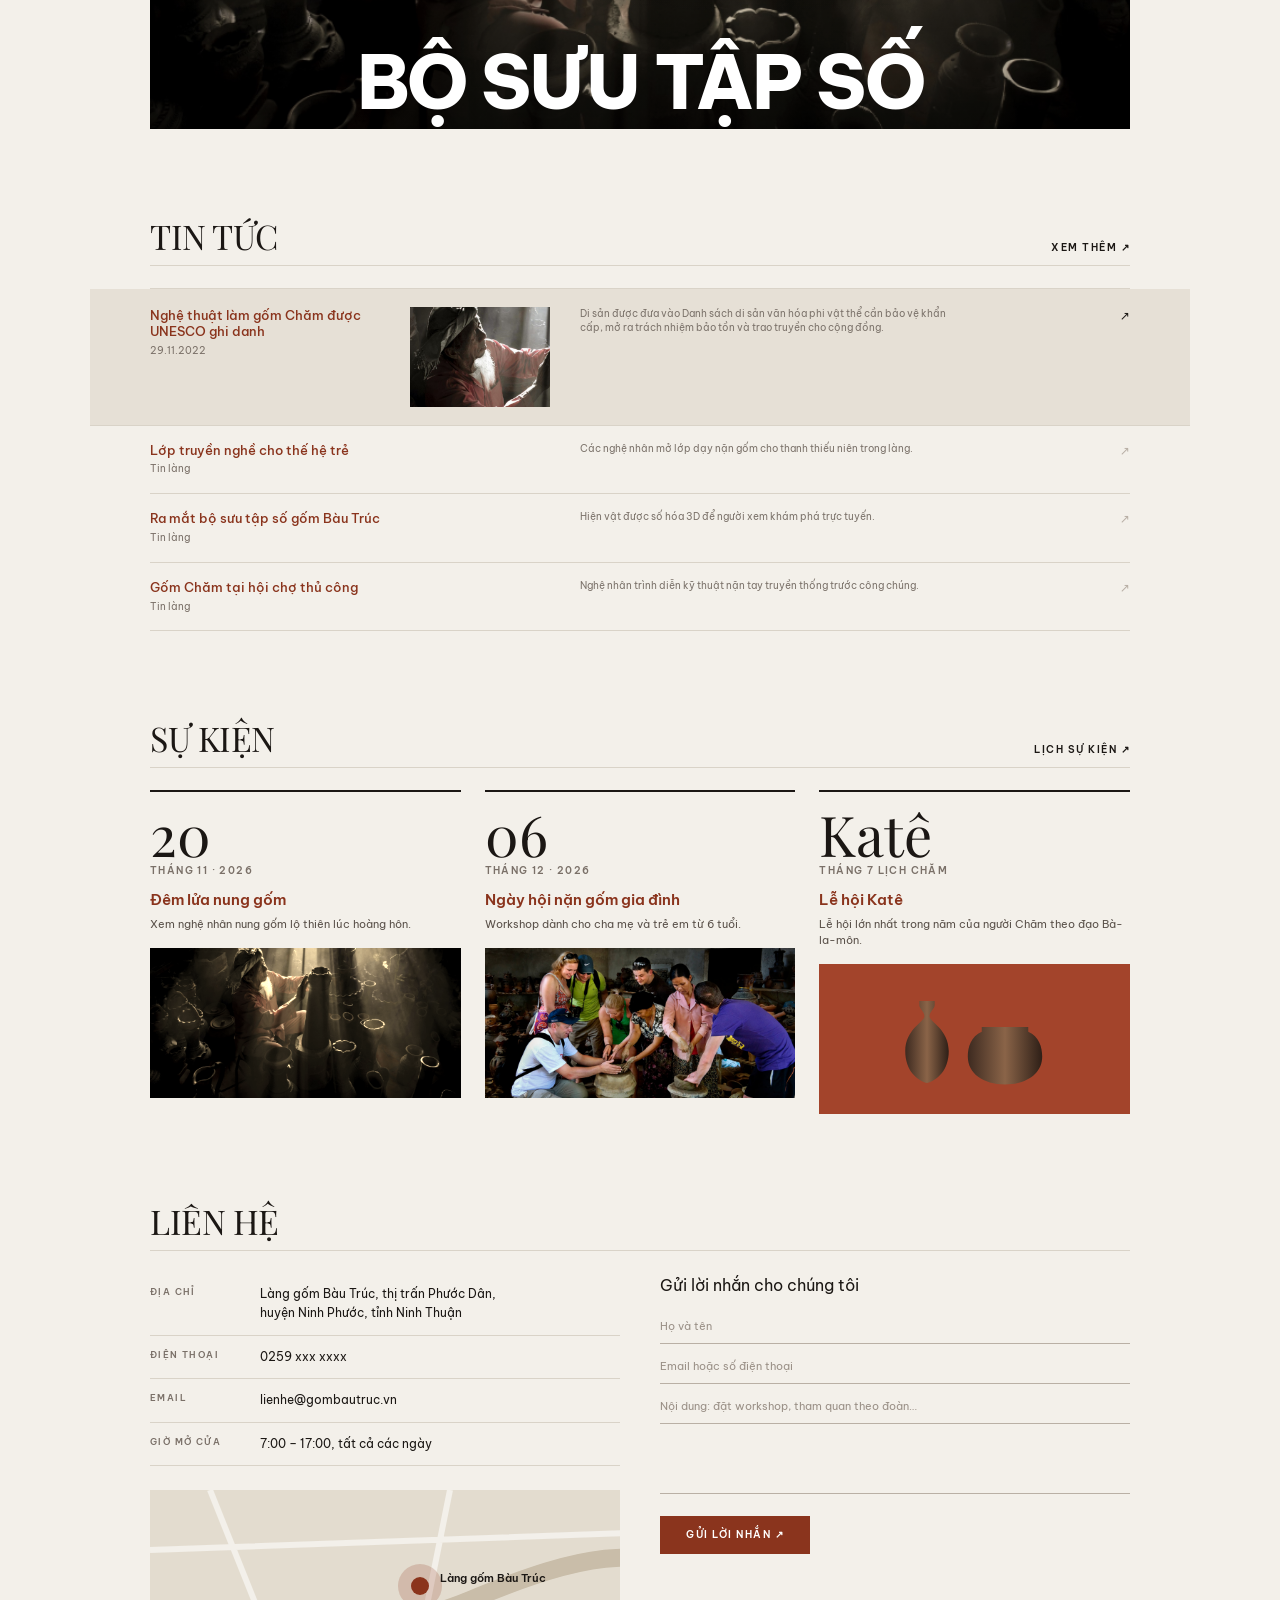
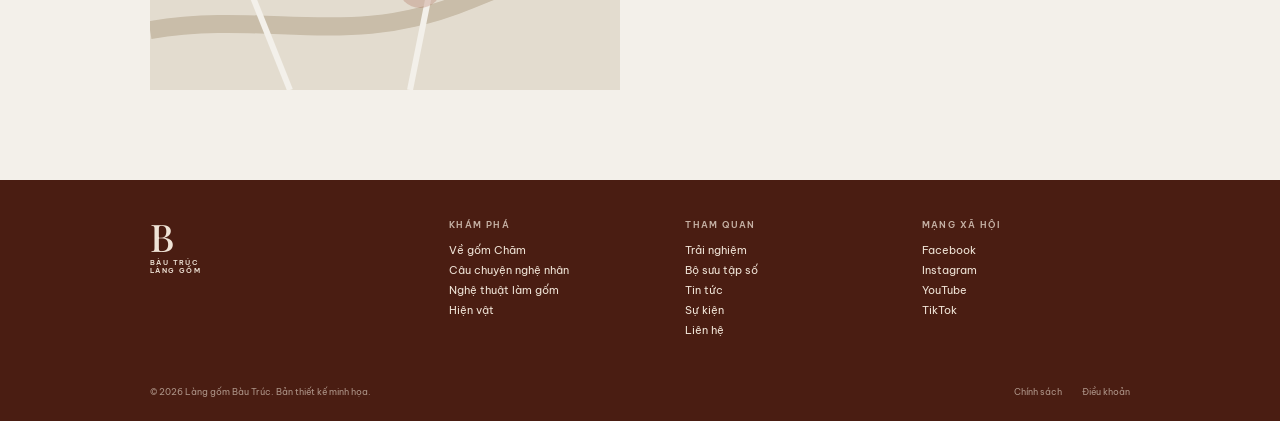
<file: design/bau-truc-v2.html>
<!doctype html>
<html lang="vi">
<head>
<meta charset="UTF-8">
<meta name="viewport" content="width=device-width,initial-scale=1">
<title>Làng gốm Bàu Trúc</title>
<link rel="preconnect" href="https://fonts.googleapis.com">
<link href="https://fonts.googleapis.com/css2?family=Playfair+Display:wght@400;500&family=Be+Vietnam+Pro:wght@300;400;500;600;700;800&display=swap" rel="stylesheet">
<style>
:root{
  --ink:#1b1714; --paper:#f3f0ea; --line:#d9d3c8; --muted:#7a7068;
  --clay:#a3442b; --clay-dk:#4a1d12; --sand:#e8dccb; --accent:#8a341d;
}
*{box-sizing:border-box;margin:0;padding:0}
body{background:var(--paper);color:var(--ink);font:400 12px/1.55 "Be Vietnam Pro",system-ui,sans-serif}
.wrap{width:1100px;margin:0 auto;padding:0 60px}
.serif{font-family:"Playfair Display",Georgia,serif}
h2{font:400 34px/1 "Playfair Display",Georgia,serif;text-transform:uppercase;letter-spacing:-.5px}
.head{display:flex;justify-content:space-between;align-items:flex-end;border-bottom:1px solid var(--line);padding-bottom:12px;margin-bottom:22px}
.more{font:600 10px/1 "Be Vietnam Pro";letter-spacing:1.5px;text-transform:uppercase}
.more::after{content:" ↗"}
.tag{font:500 8.5px/1.2 "Be Vietnam Pro";letter-spacing:1.4px;text-transform:uppercase;color:var(--muted)}
section{padding:90px 0 0}
.img{background:#3a2a20 center/cover no-repeat}
.a{background-image:url(../artisan.jpg)} .p{background-image:url(../pottery.jpg)}

/* HERO */
.hero{background:#171412;color:#f3ede4;padding:0 0 30px;overflow:hidden}
nav{display:flex;justify-content:space-between;align-items:center;padding:22px 34px}
.logo{display:flex;flex-direction:column;align-items:flex-start;line-height:1}
.logo b{font:500 38px/0.9 "Playfair Display",serif}
.logo small{font:600 6.5px/1.3 "Be Vietnam Pro";letter-spacing:1.4px;margin-top:4px}
nav ul{display:flex;gap:26px;list-style:none;font-size:10.5px;opacity:.9}
nav ul li:last-child{border-left:1px solid #5a514a;padding-left:16px}
.hero h1{text-align:center;font:400 64px/1 "Playfair Display",serif;margin-top:20px;letter-spacing:-1px}
.hero .sub{text-align:center;font:400 15px/1 "Be Vietnam Pro";letter-spacing:4px;margin-top:10px;opacity:.85}
.collage{display:flex;align-items:center;justify-content:center;gap:10px;margin-top:-6px;height:330px}
.collage>div{flex:none;box-shadow:0 20px 40px #0008}

/* VISIT */
.visit{display:grid;grid-template-columns:1fr 1fr 1fr 1fr;gap:28px;align-items:end}
.visit .ic{font-size:13px;border-top:1px solid var(--line);padding-top:8px;height:100px}
.visit p{font:500 11px/1.5 "Be Vietnam Pro";text-transform:uppercase;letter-spacing:.4px}
.visit .tag{display:block;margin-top:6px}
.visit .ph{height:150px}

/* EXHIBITIONS */
.ex{display:grid;grid-template-columns:repeat(6,1fr);gap:14px;align-items:start}
.ex .t{width:100%}
.ex h4{font:500 12.5px/1.25 "Be Vietnam Pro";color:var(--accent);margin-top:3px}
.ex .tag{margin-top:8px;display:block}

/* CURRENT */
.cur{display:grid;grid-template-columns:150px 300px 1fr;gap:28px}
.cur h3{font:600 17px/1.2 "Be Vietnam Pro";color:var(--accent);text-transform:uppercase}
.cur .d{font-size:10px;color:var(--muted);margin:6px 0 12px}
.cur p.body{font-size:10.5px;color:#4a423c;max-width:330px}

/* OFFERS */
.off{display:grid;grid-template-columns:150px 300px 1fr;gap:28px;align-items:start}
.off ul{list-style:none;margin-top:-6px}
.off li{font:600 17px/1 "Be Vietnam Pro";text-transform:uppercase;color:var(--accent);padding:9px 0}
.off li.on{background:#e6e0d6;margin:0 -60px 0 -20px;padding:12px 60px 12px 20px;position:relative}
.off li.on span{display:block;font:400 9.5px/1.4 "Be Vietnam Pro";text-transform:none;color:var(--muted);margin-top:6px;max-width:300px}

/* DIGITAL */
.dig{position:relative;height:420px;overflow:hidden}
.dig .bg{position:absolute;inset:0;background-position:50% 35%;filter:sepia(.35) saturate(1.2)}
.dig .bg::after{content:"";position:absolute;inset:0;background:radial-gradient(ellipse at 62% 30%,#0009,transparent 45%),linear-gradient(transparent 40%,#0008)}
.dig .c{position:absolute;left:68%;top:30%;transform:translate(-50%,-50%);color:#fff;text-align:center;font-size:12px;line-height:1.4}
.dig .c b{display:block;margin-top:8px;letter-spacing:1.5px;font-size:10px}
.dig h2{position:absolute;bottom:10px;left:0;right:0;text-align:center;color:#fff;font:800 92px/1 "Be Vietnam Pro";letter-spacing:-2px;white-space:nowrap}

/* ABOUT */
.ab{display:grid;grid-template-columns:1fr 1fr;gap:28px}
.ab .lead{font:600 14px/1.35 "Be Vietnam Pro";text-transform:uppercase;color:var(--accent)}
.ab .lead.r{grid-column:2}
.ab p.body{font-size:10.5px;color:#4a423c;column-count:1}
.ab-imgs{display:grid;grid-template-columns:1fr 1fr 1fr 1fr;gap:16px;margin-top:40px;align-items:start}

/* PRESS */
.pr{border-top:1px solid var(--line)}
.row{display:grid;grid-template-columns:230px 140px 1fr 30px;gap:30px;padding:16px 0;border-bottom:1px solid var(--line);align-items:start}
.row.on{background:#e6e0d6;margin:0 -60px;padding:18px 60px}
.row h5{font:500 13px/1.3 "Be Vietnam Pro";color:var(--accent)}
.row .d{font-size:9.5px;color:var(--muted);margin-top:4px}
.row p{font-size:9.5px;color:#7d746c;max-width:380px}
.row .arr{text-align:right;color:#b8afa5}
.row.on .arr{color:var(--ink)}

footer{background:var(--clay-dk);color:#efe3d6;margin-top:90px;padding:40px 0 22px}
.fg{display:grid;grid-template-columns:1.3fr 1fr 1fr 1fr;gap:28px}
footer h6{font:600 9px/1 "Be Vietnam Pro";letter-spacing:1.4px;margin-bottom:12px;opacity:.75}
footer li{list-style:none;font-size:10.5px;line-height:1.9}
.fb{display:flex;justify-content:space-between;font-size:9px;opacity:.6;margin-top:44px}
.fb span{margin-left:20px}

.facts4{display:grid;grid-template-columns:repeat(4,1fr);gap:28px;margin-top:44px}
.facts4 div{border-top:1px solid var(--line);padding-top:12px}
.facts4 b{display:block;font:400 30px/1 "Playfair Display",serif;color:var(--accent)}
.facts4 span{font:500 10px/1.4 "Be Vietnam Pro";text-transform:uppercase;letter-spacing:.8px}
.story{display:grid;grid-template-columns:300px 1fr;gap:40px}
.story blockquote{font:400 24px/1.3 "Playfair Display",serif;margin-bottom:18px}
.story .who{font:600 11px/1 "Be Vietnam Pro";letter-spacing:1.4px;text-transform:uppercase;color:var(--accent)}
.thumbs{display:flex;gap:12px;margin-top:26px}
.steps{display:grid;grid-template-columns:repeat(5,1fr);gap:14px}
.steps .n{font:400 40px/1 "Playfair Display",serif;color:var(--accent);margin:14px 0 6px}
.steps h4{font:600 12px/1.3 "Be Vietnam Pro";text-transform:uppercase;margin-bottom:6px}
.steps p{font-size:10px;color:#5a514a}
.ev{display:grid;grid-template-columns:repeat(3,1fr);gap:24px}
.ev .card{border-top:2px solid var(--ink);padding-top:14px}
.ev .day{font:400 56px/1 "Playfair Display",serif}
.ev .mon{font:600 10px/1 "Be Vietnam Pro";letter-spacing:1.4px;text-transform:uppercase;color:var(--muted);margin:4px 0 14px}
.ev h4{font:600 15px/1.3 "Be Vietnam Pro";color:var(--accent);margin-bottom:6px}
.ev p{font-size:10.5px;color:#5a514a}
.ev .ph{height:150px;margin-top:16px}
.ct{display:grid;grid-template-columns:1fr 1fr;gap:40px}
.ct dl div{display:grid;grid-template-columns:110px 1fr;border-bottom:1px solid var(--line);padding:12px 0;font-size:12px}
.ct dt{font:600 9px/1.6 "Be Vietnam Pro";letter-spacing:1.4px;text-transform:uppercase;color:var(--muted)}
.field{border-bottom:1px solid #b9b0a5;padding:14px 0 8px;font-size:11px;color:#9a9087}
.btn{display:inline-block;margin-top:22px;background:var(--accent);color:#fff;font:600 10px/1 "Be Vietnam Pro";letter-spacing:1.5px;padding:14px 26px}
.map{height:200px;margin-top:24px;background:#e3dccf;position:relative;overflow:hidden}
</style>
</head>
<body>
<!-- SVG pottery defs -->
<svg width="0" height="0" style="position:absolute">
  <defs>
    <linearGradient id="clay" x1="0" x2="1"><stop offset="0" stop-color="#6e2c18"/><stop offset=".45" stop-color="#c0653d"/><stop offset="1" stop-color="#5a2312"/></linearGradient>
    <linearGradient id="clay2" x1="0" x2="1"><stop offset="0" stop-color="#3d2a20"/><stop offset=".5" stop-color="#8a6448"/><stop offset="1" stop-color="#2e1f17"/></linearGradient>
    <symbol id="vase1" viewBox="0 0 100 140"><path d="M38 6h24v6c0 6-8 10-8 18 0 8 30 20 30 54 0 30-18 46-34 50-16-4-34-20-34-50 0-34 30-46 30-54 0-8-8-12-8-18z"/></symbol>
    <symbol id="vase2" viewBox="0 0 100 140"><path d="M42 4h16l-2 6c-2 30 18 50 18 80 0 28-12 42-24 46-12-4-24-18-24-46 0-30 20-50 18-80z"/></symbol>
    <symbol id="bowl" viewBox="0 0 100 60"><path d="M4 8h92c0 28-20 46-46 46S4 36 4 8z"/></symbol>
    <symbol id="jar" viewBox="0 0 100 120"><path d="M30 6h40v8c22 8 28 30 28 50 0 30-22 50-48 50S2 94 2 64c0-20 6-42 28-50z"/></symbol>
  <symbol id="pot" viewBox="0 0 100 80"><path d="M20 4h60v6c14 6 18 20 18 32 0 22-20 36-48 36S2 64 2 42c0-12 4-26 18-32z"/></symbol></defs>
</svg>

<header class="hero">
  <nav>
    <div class="logo"><b>B</b><small>BÀU TRÚC<br>LÀNG GỐM</small></div>
    <ul><li>Giới thiệu</li><li>Nghệ nhân</li><li>Hiện vật</li><li>Tham quan</li><li>Bộ sưu tập số</li><li>Tin tức</li><li>Liên hệ</li><li>VI ⌄</li></ul>
  </nav>
  <h1>HÀNG TRĂM NĂM GỐM CHĂM</h1>
  <div class="sub">DƯỚI MỘT MÁI LÀNG</div>
  <div class="collage">
    <div class="img p" style="width:60px;height:130px;background-position:2% 40%;background-size:600px"></div>
    <div class="img p" style="width:118px;height:150px;background-position:22% 30%;background-size:640px"></div>
    <div class="img p" style="width:150px;height:200px;background-position:50% 70%;background-size:auto 420px"></div>
    <div class="img" style="width:96px;height:140px;background:#a3442b"><svg viewBox="0 0 100 140" width="96" height="140"><use href="#vase1" fill="url(#clay2)" transform="translate(15 15) scale(.7)"/></svg></div>
    <div class="img a" style="width:190px;height:250px;background-position:22% 15%;background-size:620px"></div>
    <div class="img p" style="width:110px;height:150px;background-position:70% 30%;background-size:620px"></div>
    <div class="img" style="width:150px;height:118px;background:#d9c6a8"><svg viewBox="0 0 150 118" width="150" height="118"><use href="#jar" fill="url(#clay)" x="20" y="22" width="60" height="80"/><use href="#vase2" fill="url(#clay2)" x="78" y="10" width="60" height="96"/></svg></div>
    <div class="img a" style="width:120px;height:150px;background-position:72% 60%;background-size:520px;filter:sepia(.5)"></div>
    <div class="img p" style="width:70px;height:110px;background-position:98% 40%;background-size:600px"></div>
  </div>
</header>
<main class="wrap">
<section>
  <div class="head"><h2>Về gốm Chăm Bàu Trúc</h2><span class="more">Xem thêm</span></div>
  <div class="ab">
    <div class="lead" style="font-size:20px">Đất từ sông Quao, lửa từ rơm củi, hình dáng từ bàn tay người phụ nữ Chăm.</div>
    <p class="body" style="font-size:11.5px">Bàu Trúc (Pa Leng) ở Ninh Phước là một trong những làng gốm cổ nhất Đông Nam Á. Người Chăm nơi đây vẫn làm gốm theo cách của tổ tiên: không dùng bàn xoay, không tráng men, nung lộ thiên ngoài trời. Mỗi sản phẩm mang sắc đỏ nâu loang lổ của lửa và dấu vân tay người làm — không chiếc nào giống chiếc nào.</p>
  </div>
  <div class="facts4">
    <div><b>Pa Leng</b><span>Tên gọi Chăm của làng</span></div>
    <div><b>0</b><span>Bàn xoay — nặn hoàn toàn bằng tay</span></div>
    <div><b>Lộ thiên</b><span>Nung bằng rơm, củi ngoài trời</span></div>
    <div><b>2022</b><span>UNESCO ghi danh di sản cần bảo vệ khẩn cấp</span></div>
  </div>
</section>

<section>
  <div class="head"><h2>Câu chuyện nghệ nhân</h2><span class="more">Tất cả câu chuyện</span></div>
  <div class="story">
    <div class="img a" style="height:380px;background-position:30% 20%;background-size:auto 640px"></div>
    <div>
      <blockquote>“Người thợ không xoay đất. Người thợ đi quanh đất, từng vòng một, cho đến khi chiếc bình thành hình.”</blockquote>
      <div class="who">Nghệ nhân làng Bàu Trúc</div>
      <p class="body" style="font-size:11px;color:#4a423c;margin-top:16px;max-width:460px">Nghề gốm ở Bàu Trúc được truyền qua nhiều thế hệ, chủ yếu từ bà sang mẹ, từ mẹ sang con gái. Loạt câu chuyện ghi lại đời sống, ký ức và đôi bàn tay của những người đang giữ lửa cho làng.</p>
      <div class="thumbs">
        <div class="img p" style="width:120px;height:120px;background-position:60% 50%;background-size:auto 300px"></div>
        <div class="img a" style="width:120px;height:120px;background-position:75% 60%;background-size:auto 300px"></div>
        <div class="img p" style="width:120px;height:120px;background-position:48% 85%;background-size:auto 300px"></div>
        <div style="width:120px;height:120px;background:#c8a77f;display:grid;place-items:center"><svg width="70" height="90"><use href="#vase1" fill="url(#clay)" width="70" height="90"/></svg></div>
      </div>
    </div>
  </div>
</section>

<section>
  <div class="head"><h2>Nghệ thuật làm gốm của người Chăm</h2></div>
  <div class="steps">
    <div><div class="img p" style="height:170px;background-position:40% 95%;background-size:auto 360px"></div><div class="n">01</div><h4>Lấy đất</h4><p>Đất sét dẻo lấy từ bờ sông Quao, trộn cùng cát mịn.</p></div>
    <div><div style="height:170px;background:#6f4a33;display:grid;place-items:center"><svg width="110" height="80"><use href="#pot" fill="url(#clay2)" width="110" height="80"/></svg></div><div class="n">02</div><h4>Nhào đất</h4><p>Đất được nhồi kỹ bằng tay và chân cho thật dẻo, mịn.</p></div>
    <div><div class="img a" style="height:170px;background-position:40% 28%;background-size:auto 420px"></div><div class="n">03</div><h4>Tạo hình</h4><p>Người thợ đi vòng quanh bàn đất, nặn hình không cần bàn xoay.</p></div>
    <div><div style="height:170px;background:repeating-linear-gradient(135deg,#d8b98f 0 8px,#c49a6c 8px 16px);display:grid;place-items:center"><svg width="80" height="110"><use href="#vase2" fill="url(#clay)" width="80" height="110"/></svg></div><div class="n">04</div><h4>Trang trí</h4><p>Khắc hoa văn sóng nước, răng cưa bằng vỏ sò, que tre.</p></div>
    <div><div class="img a" style="height:170px;background-position:85% 55%;background-size:auto 420px;filter:sepia(.7) saturate(1.6)"></div><div class="n">05</div><h4>Nung lộ thiên</h4><p>Nung ngoài trời bằng rơm, củi tạo sắc đỏ nâu đặc trưng.</p></div>
  </div>
</section>

<section>
  <div class="head"><h2>Hiện vật</h2><span class="more">Tất cả hiện vật</span></div>
  <div class="ex">
    <div><div class="t" style="height:240px;background:#2f4a3a;display:grid;place-items:center"><svg width="110" height="170"><use href="#vase1" fill="url(#clay)" width="110" height="170"/></svg></div><span class="tag">Bình · Đất nung</span><h4>Bình hoa văn sóng nước</h4></div>
    <div><div class="t" style="height:160px;background:#e9c46a;display:grid;place-items:center"><svg width="120" height="90"><use href="#pot" fill="url(#clay)" width="120" height="90"/></svg></div><span class="tag">Gia dụng</span><h4>Nồi nấu truyền thống</h4></div>
    <div><div class="img a t" style="height:200px;background-position:58% 45%;background-size:auto 400px"></div><span class="tag">Trang trí</span><h4>Bình miệng hoa</h4></div>
    <div><div class="t" style="height:120px;background:#3b2a22;display:grid;place-items:center"><svg width="110" height="70"><use href="#bowl" fill="url(#clay)" width="110" height="66"/></svg></div><span class="tag">Gia dụng</span><h4>Bát đất mộc</h4></div>
    <div><div class="t" style="height:210px;background:#b9c2b0;display:grid;place-items:center"><svg width="100" height="130"><use href="#jar" fill="url(#clay2)" width="100" height="130"/></svg></div><span class="tag">Lưu trữ</span><h4>Ché đựng nước</h4></div>
    <div><div class="t" style="height:150px;background:#a3442b;display:grid;place-items:center"><svg width="70" height="120"><use href="#vase2" fill="url(#clay2)" width="70" height="120"/></svg></div><span class="tag">Nghi lễ</span><h4>Bình cổ cao</h4></div>
  </div>
</section>

<section>
  <div class="off">
    <h2>Trải nghiệm tham quan</h2>
    <div class="img p" style="height:220px;margin-top:20px;background-position:42% 60%;background-size:auto 420px"></div>
    <ul>
      <li>Tham quan xưởng gốm</li>
      <li class="on">Workshop tự tay nặn gốm<span>90 phút cùng nghệ nhân: làm quen với đất, nặn hình bằng tay và khắc hoa văn của riêng bạn.</span></li>
      <li>Xem nung gốm lộ thiên</li>
      <li>Gặp gỡ nghệ nhân</li>
      <li>Tour văn hóa Chăm nửa ngày</li>
    </ul>
  </div>
  <div class="visit" style="margin-top:40px">
    <div class="ic">◷<div style="margin-top:30px"><p>7:00 – 17:00<br>Mở cửa hằng ngày</p></div></div>
    <div class="ic">▭<div style="margin-top:30px"><p>Tham quan miễn phí<br>Workshop từ 250.000đ</p></div></div>
    <div class="ic">◎<div style="margin-top:30px"><p>Phước Dân, Ninh Phước<br>Cách Phan Rang ~10 km</p></div></div>
    <div class="ic">✆<div style="margin-top:30px"><p>Đặt lịch nhóm<br>Đoàn từ 10 người</p></div></div>
  </div>
</section>

<section>
  <div class="dig">
    <div class="bg img a"></div>
    <div class="c">Ngắm hiện vật gốm Chăm ở góc 360°, phóng to<br>từng đường hoa văn — mọi lúc, mọi nơi<b>VÀO PHÒNG TRƯNG BÀY ↗</b></div>
    <h2 style="font-size:74px">BỘ SƯU TẬP SỐ</h2>
  </div>
</section>

<section>
  <div class="head"><h2>Tin tức</h2><span class="more">Xem thêm</span></div>
  <div class="pr">
    <div class="row on"><div><h5>Nghệ thuật làm gốm Chăm được UNESCO ghi danh</h5><div class="d">29.11.2022</div></div><div class="img a" style="height:100px;background-position:32% 22%;background-size:auto 360px"></div><p>Di sản được đưa vào Danh sách di sản văn hóa phi vật thể cần bảo vệ khẩn cấp, mở ra trách nhiệm bảo tồn và trao truyền cho cộng đồng.</p><span class="arr">↗</span></div>
    <div class="row"><div><h5>Lớp truyền nghề cho thế hệ trẻ</h5><div class="d">Tin làng</div></div><div></div><p>Các nghệ nhân mở lớp dạy nặn gốm cho thanh thiếu niên trong làng.</p><span class="arr">↗</span></div>
    <div class="row"><div><h5>Ra mắt bộ sưu tập số gốm Bàu Trúc</h5><div class="d">Tin làng</div></div><div></div><p>Hiện vật được số hóa 3D để người xem khám phá trực tuyến.</p><span class="arr">↗</span></div>
    <div class="row"><div><h5>Gốm Chăm tại hội chợ thủ công</h5><div class="d">Tin làng</div></div><div></div><p>Nghệ nhân trình diễn kỹ thuật nặn tay truyền thống trước công chúng.</p><span class="arr">↗</span></div>
  </div>
</section>

<section>
  <div class="head"><h2>Sự kiện</h2><span class="more">Lịch sự kiện</span></div>
  <div class="ev">
    <div class="card"><div class="day">20</div><div class="mon">Tháng 11 · 2026</div><h4>Đêm lửa nung gốm</h4><p>Xem nghệ nhân nung gốm lộ thiên lúc hoàng hôn.</p><div class="img a ph" style="background-position:80% 50%;filter:sepia(.6) saturate(1.5)"></div></div>
    <div class="card"><div class="day">06</div><div class="mon">Tháng 12 · 2026</div><h4>Ngày hội nặn gốm gia đình</h4><p>Workshop dành cho cha mẹ và trẻ em từ 6 tuổi.</p><div class="img p ph" style="background-position:50% 55%"></div></div>
    <div class="card"><div class="day">Katê</div><div class="mon">Tháng 7 lịch Chăm</div><h4>Lễ hội Katê</h4><p>Lễ hội lớn nhất trong năm của người Chăm theo đạo Bà-la-môn.</p><div class="ph" style="background:#a3442b;display:grid;place-items:center"><svg width="200" height="110"><use href="#vase1" fill="url(#clay2)" x="20" y="10" width="64" height="96"/><use href="#pot" fill="url(#clay2)" x="90" y="40" width="80" height="62"/></svg></div></div>
  </div>
</section>

<section>
  <div class="head"><h2>Liên hệ</h2></div>
  <div class="ct">
    <div>
      <dl>
        <div><dt>Địa chỉ</dt><dd>Làng gốm Bàu Trúc, thị trấn Phước Dân,<br>huyện Ninh Phước, tỉnh Ninh Thuận</dd></div>
        <div><dt>Điện thoại</dt><dd>0259 xxx xxxx</dd></div>
        <div><dt>Email</dt><dd>lienhe@gombautruc.vn</dd></div>
        <div><dt>Giờ mở cửa</dt><dd>7:00 – 17:00, tất cả các ngày</dd></div>
      </dl>
      <div class="map"><svg width="100%" height="200"><path d="M0 140 C120 120 200 160 320 110 S480 60 560 80" stroke="#c9bda9" stroke-width="18" fill="none"/><path d="M60 0 L140 200 M300 0 L260 200 M0 60 L560 40" stroke="#f3f0ea" stroke-width="6"/><circle cx="270" cy="96" r="9" fill="#8a341d"/><circle cx="270" cy="96" r="22" fill="#8a341d" opacity=".2"/><text x="290" y="92" font-family="Be Vietnam Pro" font-size="11" font-weight="600" fill="#1b1714">Làng gốm Bàu Trúc</text></svg></div>
    </div>
    <div>
      <div class="lead" style="font-size:16px;margin-bottom:6px">Gửi lời nhắn cho chúng tôi</div>
      <div class="field">Họ và tên</div><div class="field">Email hoặc số điện thoại</div><div class="field">Nội dung: đặt workshop, tham quan theo đoàn…</div><div class="field" style="height:70px"></div>
      <span class="btn">GỬI LỜI NHẮN ↗</span>
    </div>
  </div>
</section>
</main>
<footer><div class="wrap"><div class="fg">
<div class="logo"><b>B</b><small>BÀU TRÚC<br>LÀNG GỐM</small></div>
<div><h6>KHÁM PHÁ</h6><ul><li>Về gốm Chăm</li><li>Câu chuyện nghệ nhân</li><li>Nghệ thuật làm gốm</li><li>Hiện vật</li></ul></div>
<div><h6>THAM QUAN</h6><ul><li>Trải nghiệm</li><li>Bộ sưu tập số</li><li>Tin tức</li><li>Sự kiện</li><li>Liên hệ</li></ul></div>
<div><h6>MẠNG XÃ HỘI</h6><ul><li>Facebook</li><li>Instagram</li><li>YouTube</li><li>TikTok</li></ul></div>
</div><div class="fb"><div>© 2026 Làng gốm Bàu Trúc. Bản thiết kế minh họa.</div><div><span>Chính sách</span><span>Điều khoản</span></div></div></div></footer>
</body></html>
</file>
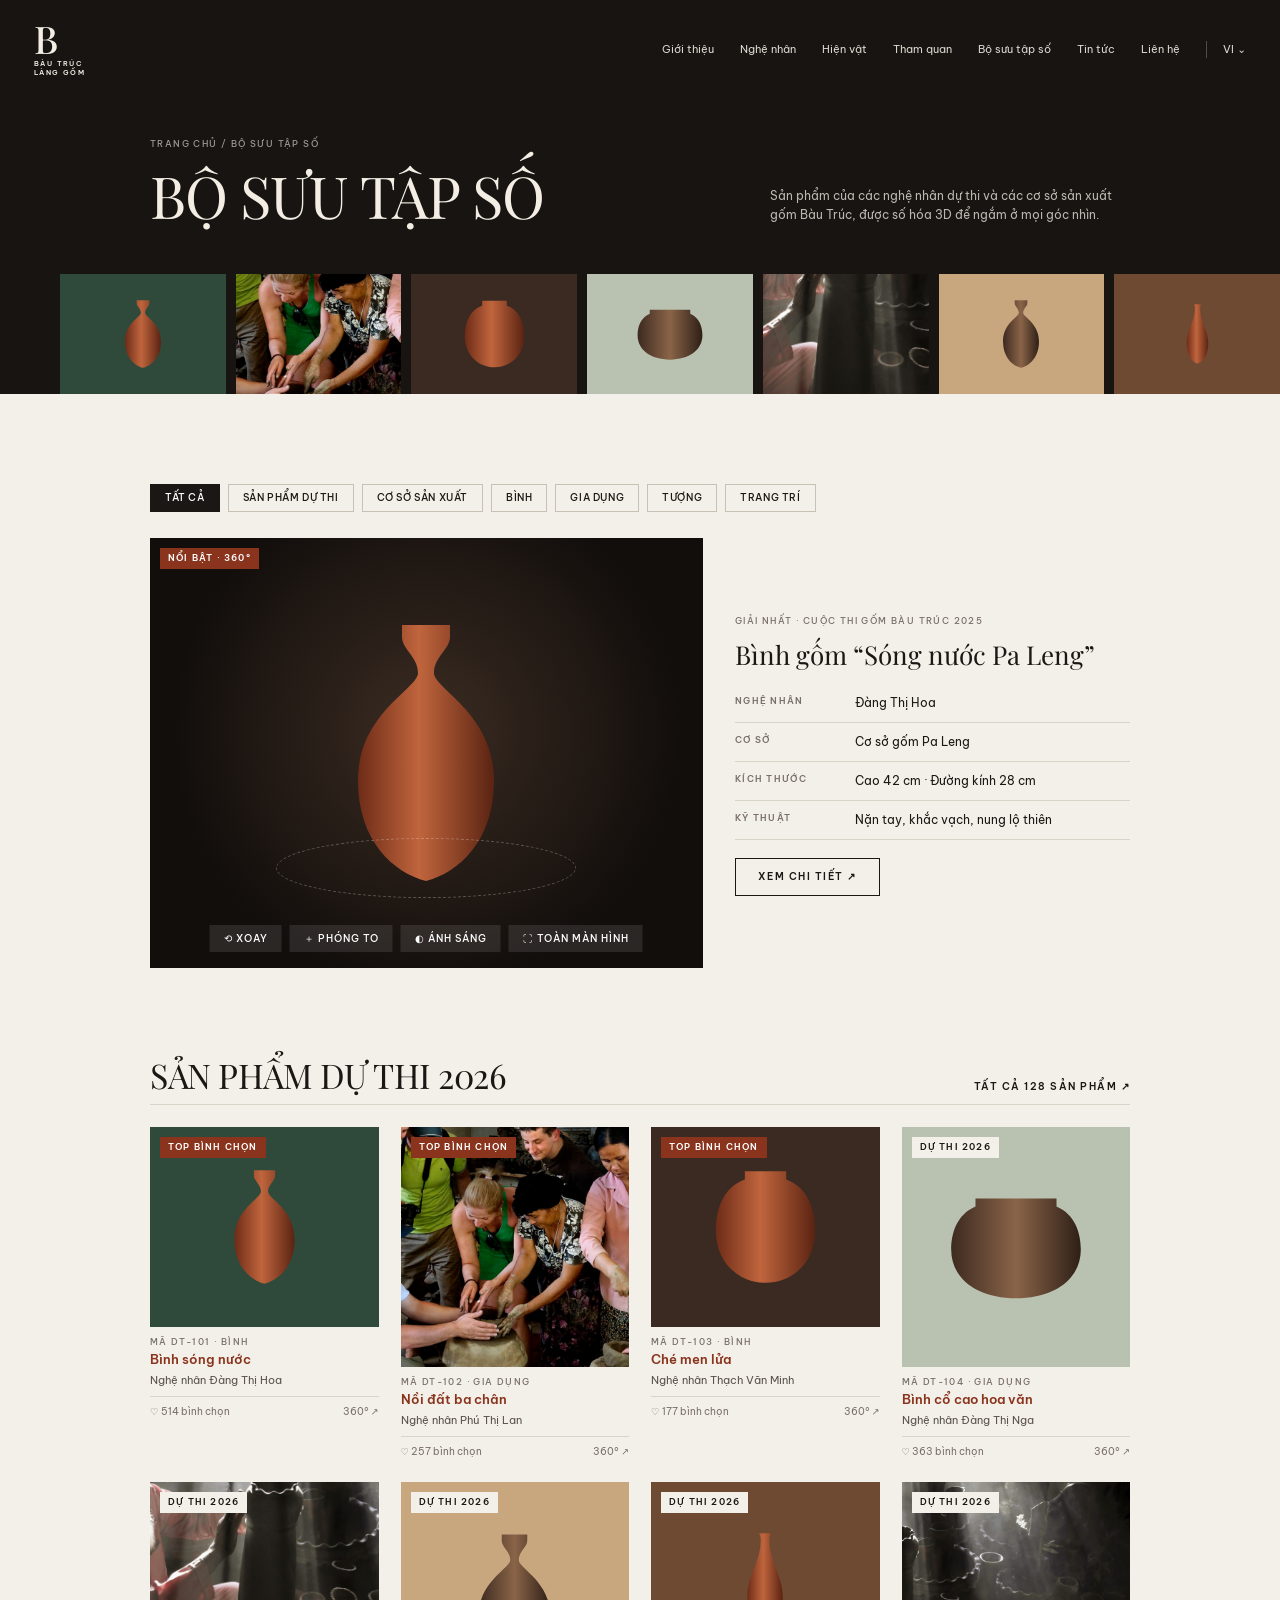
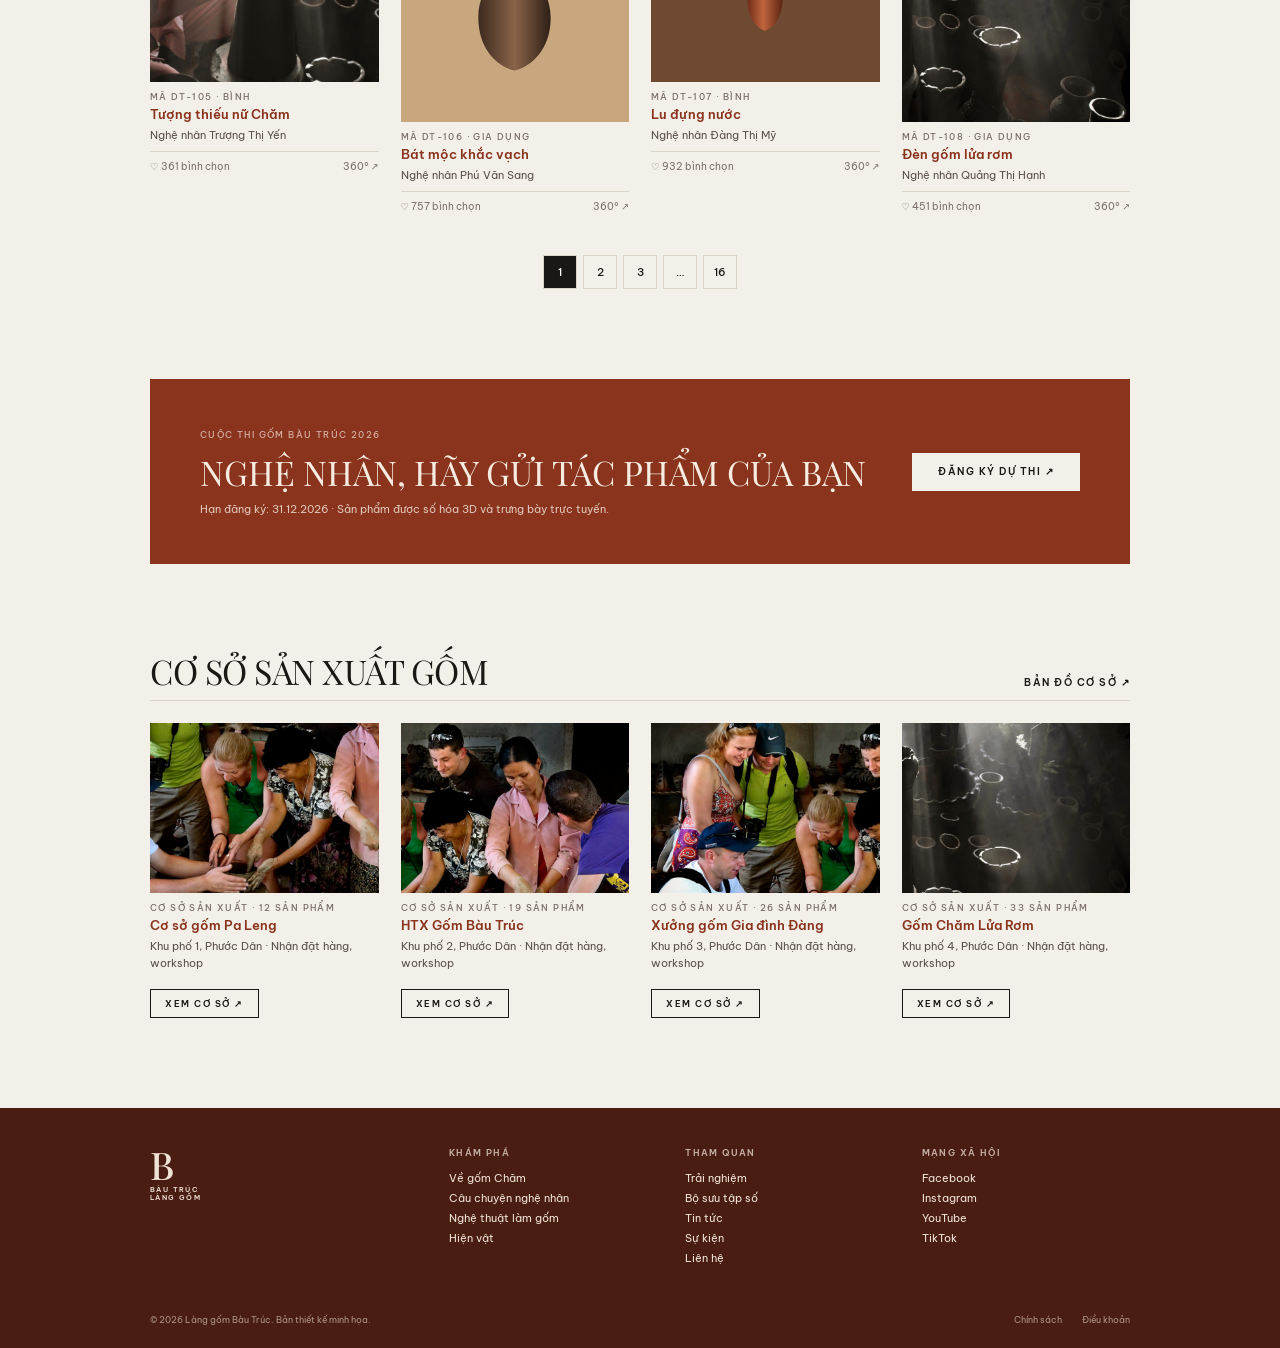
<file: design/subpages/bo-suu-tap-so.html>
<!doctype html>
<html lang="vi">
<head>
<meta charset="UTF-8">
<meta name="viewport" content="width=device-width,initial-scale=1">
<title>Làng gốm Bàu Trúc</title>
<link rel="preconnect" href="https://fonts.googleapis.com">
<link href="https://fonts.googleapis.com/css2?family=Playfair+Display:wght@400;500&family=Be+Vietnam+Pro:wght@300;400;500;600;700;800&display=swap" rel="stylesheet">
<style>
:root{
  --ink:#1b1714; --paper:#f3f0ea; --line:#d9d3c8; --muted:#7a7068;
  --clay:#a3442b; --clay-dk:#4a1d12; --sand:#e8dccb; --accent:#8a341d;
}
*{box-sizing:border-box;margin:0;padding:0}
body{background:var(--paper);color:var(--ink);font:400 12px/1.55 "Be Vietnam Pro",system-ui,sans-serif}
.wrap{width:1100px;margin:0 auto;padding:0 60px}
.serif{font-family:"Playfair Display",Georgia,serif}
h2{font:400 34px/1 "Playfair Display",Georgia,serif;text-transform:uppercase;letter-spacing:-.5px}
.head{display:flex;justify-content:space-between;align-items:flex-end;border-bottom:1px solid var(--line);padding-bottom:12px;margin-bottom:22px}
.more{font:600 10px/1 "Be Vietnam Pro";letter-spacing:1.5px;text-transform:uppercase}
.more::after{content:" ↗"}
.tag{font:500 8.5px/1.2 "Be Vietnam Pro";letter-spacing:1.4px;text-transform:uppercase;color:var(--muted)}
section{padding:90px 0 0}
.img{background:#3a2a20 center/cover no-repeat}
.a{background-image:url(../../artisan.jpg)} .p{background-image:url(../../pottery.jpg)}

/* HERO */
.hero{background:#171412;color:#f3ede4;padding:0 0 30px;overflow:hidden}
nav{display:flex;justify-content:space-between;align-items:center;padding:22px 34px}
.logo{display:flex;flex-direction:column;align-items:flex-start;line-height:1}
.logo b{font:500 38px/0.9 "Playfair Display",serif}
.logo small{font:600 6.5px/1.3 "Be Vietnam Pro";letter-spacing:1.4px;margin-top:4px}
nav ul{display:flex;gap:26px;list-style:none;font-size:10.5px;opacity:.9}
nav ul li:last-child{border-left:1px solid #5a514a;padding-left:16px}
.hero h1{text-align:center;font:400 64px/1 "Playfair Display",serif;margin-top:20px;letter-spacing:-1px}
.hero .sub{text-align:center;font:400 15px/1 "Be Vietnam Pro";letter-spacing:4px;margin-top:10px;opacity:.85}
.collage{display:flex;align-items:center;justify-content:center;gap:10px;margin-top:-6px;height:330px}
.collage>div{flex:none;box-shadow:0 20px 40px #0008}

/* VISIT */
.visit{display:grid;grid-template-columns:1fr 1fr 1fr 1fr;gap:28px;align-items:end}
.visit .ic{font-size:13px;border-top:1px solid var(--line);padding-top:8px;height:100px}
.visit p{font:500 11px/1.5 "Be Vietnam Pro";text-transform:uppercase;letter-spacing:.4px}
.visit .tag{display:block;margin-top:6px}
.visit .ph{height:150px}

/* EXHIBITIONS */
.ex{display:grid;grid-template-columns:repeat(6,1fr);gap:14px;align-items:start}
.ex .t{width:100%}
.ex h4{font:500 12.5px/1.25 "Be Vietnam Pro";color:var(--accent);margin-top:3px}
.ex .tag{margin-top:8px;display:block}

/* CURRENT */
.cur{display:grid;grid-template-columns:150px 300px 1fr;gap:28px}
.cur h3{font:600 17px/1.2 "Be Vietnam Pro";color:var(--accent);text-transform:uppercase}
.cur .d{font-size:10px;color:var(--muted);margin:6px 0 12px}
.cur p.body{font-size:10.5px;color:#4a423c;max-width:330px}

/* OFFERS */
.off{display:grid;grid-template-columns:150px 300px 1fr;gap:28px;align-items:start}
.off ul{list-style:none;margin-top:-6px}
.off li{font:600 17px/1 "Be Vietnam Pro";text-transform:uppercase;color:var(--accent);padding:9px 0}
.off li.on{background:#e6e0d6;margin:0 -60px 0 -20px;padding:12px 60px 12px 20px;position:relative}
.off li.on span{display:block;font:400 9.5px/1.4 "Be Vietnam Pro";text-transform:none;color:var(--muted);margin-top:6px;max-width:300px}

/* DIGITAL */
.dig{position:relative;height:420px;overflow:hidden}
.dig .bg{position:absolute;inset:0;background-position:50% 35%;filter:sepia(.35) saturate(1.2)}
.dig .bg::after{content:"";position:absolute;inset:0;background:radial-gradient(ellipse at 62% 30%,#0009,transparent 45%),linear-gradient(transparent 40%,#0008)}
.dig .c{position:absolute;left:68%;top:30%;transform:translate(-50%,-50%);color:#fff;text-align:center;font-size:12px;line-height:1.4}
.dig .c b{display:block;margin-top:8px;letter-spacing:1.5px;font-size:10px}
.dig h2{position:absolute;bottom:10px;left:0;right:0;text-align:center;color:#fff;font:800 92px/1 "Be Vietnam Pro";letter-spacing:-2px;white-space:nowrap}

/* ABOUT */
.ab{display:grid;grid-template-columns:1fr 1fr;gap:28px}
.ab .lead{font:600 14px/1.35 "Be Vietnam Pro";text-transform:uppercase;color:var(--accent)}
.ab .lead.r{grid-column:2}
.ab p.body{font-size:10.5px;color:#4a423c;column-count:1}
.ab-imgs{display:grid;grid-template-columns:1fr 1fr 1fr 1fr;gap:16px;margin-top:40px;align-items:start}

/* PRESS */
.pr{border-top:1px solid var(--line)}
.row{display:grid;grid-template-columns:230px 140px 1fr 30px;gap:30px;padding:16px 0;border-bottom:1px solid var(--line);align-items:start}
.row.on{background:#e6e0d6;margin:0 -60px;padding:18px 60px}
.row h5{font:500 13px/1.3 "Be Vietnam Pro";color:var(--accent)}
.row .d{font-size:9.5px;color:var(--muted);margin-top:4px}
.row p{font-size:9.5px;color:#7d746c;max-width:380px}
.row .arr{text-align:right;color:#b8afa5}
.row.on .arr{color:var(--ink)}

footer{background:var(--clay-dk);color:#efe3d6;margin-top:90px;padding:40px 0 22px}
.fg{display:grid;grid-template-columns:1.3fr 1fr 1fr 1fr;gap:28px}
footer h6{font:600 9px/1 "Be Vietnam Pro";letter-spacing:1.4px;margin-bottom:12px;opacity:.75}
footer li{list-style:none;font-size:10.5px;line-height:1.9}
.fb{display:flex;justify-content:space-between;font-size:9px;opacity:.6;margin-top:44px}
.fb span{margin-left:20px}

.facts4{display:grid;grid-template-columns:repeat(4,1fr);gap:28px;margin-top:44px}
.facts4 div{border-top:1px solid var(--line);padding-top:12px}
.facts4 b{display:block;font:400 30px/1 "Playfair Display",serif;color:var(--accent)}
.facts4 span{font:500 10px/1.4 "Be Vietnam Pro";text-transform:uppercase;letter-spacing:.8px}
.story{display:grid;grid-template-columns:300px 1fr;gap:40px}
.story blockquote{font:400 24px/1.3 "Playfair Display",serif;margin-bottom:18px}
.story .who{font:600 11px/1 "Be Vietnam Pro";letter-spacing:1.4px;text-transform:uppercase;color:var(--accent)}
.thumbs{display:flex;gap:12px;margin-top:26px}
.steps{display:grid;grid-template-columns:repeat(5,1fr);gap:14px}
.steps .n{font:400 40px/1 "Playfair Display",serif;color:var(--accent);margin:14px 0 6px}
.steps h4{font:600 12px/1.3 "Be Vietnam Pro";text-transform:uppercase;margin-bottom:6px}
.steps p{font-size:10px;color:#5a514a}
.ev{display:grid;grid-template-columns:repeat(3,1fr);gap:24px}
.ev .card{border-top:2px solid var(--ink);padding-top:14px}
.ev .day{font:400 56px/1 "Playfair Display",serif}
.ev .mon{font:600 10px/1 "Be Vietnam Pro";letter-spacing:1.4px;text-transform:uppercase;color:var(--muted);margin:4px 0 14px}
.ev h4{font:600 15px/1.3 "Be Vietnam Pro";color:var(--accent);margin-bottom:6px}
.ev p{font-size:10.5px;color:#5a514a}
.ev .ph{height:150px;margin-top:16px}
.ct{display:grid;grid-template-columns:1fr 1fr;gap:40px}
.ct dl div{display:grid;grid-template-columns:110px 1fr;border-bottom:1px solid var(--line);padding:12px 0;font-size:12px}
.ct dt{font:600 9px/1.6 "Be Vietnam Pro";letter-spacing:1.4px;text-transform:uppercase;color:var(--muted)}
.field{border-bottom:1px solid #b9b0a5;padding:14px 0 8px;font-size:11px;color:#9a9087}
.btn{display:inline-block;margin-top:22px;background:var(--accent);color:#fff;font:600 10px/1 "Be Vietnam Pro";letter-spacing:1.5px;padding:14px 26px}
.map{height:200px;margin-top:24px;background:#e3dccf;position:relative;overflow:hidden}

.sub-hero{background:#171412;color:#f3ede4;padding-bottom:0;position:relative;overflow:hidden}
.sub-hero .in{padding:40px 60px 50px;width:1100px;margin:0 auto;display:grid;grid-template-columns:1fr 360px;gap:40px;align-items:end}
.crumb{font:500 9px/1 "Be Vietnam Pro";letter-spacing:1.4px;text-transform:uppercase;opacity:.6;margin-bottom:18px}
.sub-hero h1{font:400 58px/1 "Playfair Display",serif;letter-spacing:-1px;text-transform:uppercase}
.sub-hero p{font-size:12px;opacity:.75;line-height:1.6}
.sub-hero .strip{display:flex;gap:10px;height:120px;padding:0 0 0 60px}
.sub-hero .strip>div{flex:1}
.tabs{display:flex;gap:8px;flex-wrap:wrap;margin-bottom:26px}
.tabs span{border:1px solid #c9c0b4;padding:8px 14px;font:500 10px/1 "Be Vietnam Pro";letter-spacing:.6px;text-transform:uppercase}
.tabs span.on{background:var(--ink);color:#fff;border-color:var(--ink)}
.g4{display:grid;grid-template-columns:repeat(4,1fr);gap:22px}
.g3{display:grid;grid-template-columns:repeat(3,1fr);gap:24px}
.g2{display:grid;grid-template-columns:1fr 1fr;gap:32px}
.card h4{font:600 13px/1.3 "Be Vietnam Pro";color:var(--accent);margin-top:4px}
.card .tag{display:block;margin-top:10px}
.card p{font-size:10.5px;color:#5a514a;margin-top:4px}
.meta{display:flex;justify-content:space-between;font-size:9.5px;color:var(--muted);margin-top:8px;border-top:1px solid var(--line);padding-top:8px}
.badge{position:absolute;top:10px;left:10px;background:#f3f0ea;color:var(--ink);font:600 8.5px/1 "Be Vietnam Pro";letter-spacing:1.2px;padding:6px 8px;text-transform:uppercase}
.badge.dk{background:var(--accent);color:#fff}
.rel{position:relative}
.big{font:400 26px/1.2 "Playfair Display",serif}
.cta{background:var(--accent);color:#f6ece2;padding:46px 50px;display:grid;grid-template-columns:1fr auto;align-items:center;gap:30px}
.cta h3{font:400 34px/1.1 "Playfair Display",serif;text-transform:uppercase}
.cta .btn{background:#f3f0ea;color:var(--ink);margin:0}
.btnl{display:inline-block;border:1px solid var(--ink);font:600 10px/1 "Be Vietnam Pro";letter-spacing:1.5px;padding:13px 22px;margin-top:18px}
.spec div{display:grid;grid-template-columns:120px 1fr;border-bottom:1px solid var(--line);padding:10px 0;font-size:11.5px}
.spec dt{font:600 9px/1.6 "Be Vietnam Pro";letter-spacing:1.3px;text-transform:uppercase;color:var(--muted)}
.tl{border-left:1px solid var(--line);margin-left:6px}
.tl div{position:relative;padding:0 0 18px 22px}
.tl div::before{content:"";position:absolute;left:-5px;top:3px;width:9px;height:9px;border-radius:50%;background:var(--accent)}
.tl b{font:400 20px/1 "Playfair Display",serif;display:block;margin-bottom:4px}
.tl span{font-size:11px;color:#4a423c}
.pager{display:flex;gap:6px;justify-content:center;margin-top:40px;font:500 11px/1 "Be Vietnam Pro"}
.pager span{width:34px;height:34px;display:grid;place-items:center;border:1px solid var(--line)}
.pager span.on{background:var(--ink);color:#fff}
.side{display:grid;grid-template-columns:200px 1fr;gap:36px}
.filter h6{font:600 9px/1 "Be Vietnam Pro";letter-spacing:1.4px;text-transform:uppercase;color:var(--muted);margin:22px 0 10px}
.filter label{display:flex;justify-content:space-between;font-size:11.5px;padding:5px 0}
.filter label::before{content:"";width:11px;height:11px;border:1px solid #9a9087;margin-right:8px;flex:none}
.filter label.on::before{background:var(--accent);border-color:var(--accent)}
.filter label i{margin-left:auto;font-style:normal;color:var(--muted);font-size:10px}
.search{border:1px solid #c9c0b4;padding:11px 14px;font-size:11px;color:#9a9087;display:flex;justify-content:space-between}
.tour{border:1px solid var(--line);background:#f7f5f0}
.tour .b{padding:20px}
.tour h4{font:400 22px/1.15 "Playfair Display",serif;margin:8px 0}
.tour ol{list-style:none;margin:14px 0;border-top:1px solid var(--line)}
.tour li{display:grid;grid-template-columns:52px 1fr;font-size:10.5px;padding:7px 0;border-bottom:1px solid var(--line)}
.tour li b{color:var(--accent);font-weight:600}
.price{display:flex;justify-content:space-between;align-items:end;margin-top:12px}
.price b{font:400 24px/1 "Playfair Display",serif}
.price small{font-size:9.5px;color:var(--muted)}
.mini{font:600 9px/1 "Be Vietnam Pro";letter-spacing:1.4px;text-transform:uppercase;background:var(--ink);color:#fff;padding:11px 16px}
.cal{display:grid;grid-template-columns:repeat(7,1fr);border-top:1px solid var(--line);border-left:1px solid var(--line)}
.cal div{border-right:1px solid var(--line);border-bottom:1px solid var(--line);height:64px;padding:6px 8px;font-size:10.5px}
.cal .h{height:auto;font:600 9px/1 "Be Vietnam Pro";letter-spacing:1.2px;color:var(--muted);padding:8px}
.cal .e{background:#efe4d8}
.cal .e i{display:block;font-style:normal;font-size:8.5px;color:var(--accent);font-weight:600;margin-top:6px;line-height:1.25}
.cal .m{color:#c5bdb2}
.qa div{border-top:1px solid var(--line);padding:16px 0;display:flex;justify-content:space-between;font:500 13px/1.3 "Be Vietnam Pro"}
.qa div:last-child{border-bottom:1px solid var(--line)}
.prof{display:grid;grid-template-columns:380px 1fr;gap:50px}
.stat{display:grid;grid-template-columns:repeat(3,1fr);gap:20px;margin:26px 0}
.stat b{display:block;font:400 34px/1 "Playfair Display",serif;color:var(--accent)}
.stat span{font:500 9.5px/1.4 "Be Vietnam Pro";letter-spacing:.8px;text-transform:uppercase}
.award{display:grid;grid-template-columns:60px 1fr auto;gap:16px;border-top:1px solid var(--line);padding:14px 0;align-items:center}
.award .ic{width:52px;height:52px;border-radius:50%;border:1px solid var(--accent);display:grid;place-items:center;color:var(--accent);font:400 18px "Playfair Display"}
.award h5{font:600 12.5px/1.3 "Be Vietnam Pro"}
.award p{font-size:10px;color:var(--muted)}
.viewer360{height:430px;position:relative;background:radial-gradient(circle at 50% 45%,#3b2c22,#120e0c 70%);display:grid;place-items:center}
.viewer360 .ctrl{position:absolute;bottom:16px;left:50%;transform:translateX(-50%);display:flex;gap:8px}
.viewer360 .ctrl span{white-space:nowrap;background:#ffffff1a;color:#fff;font:500 9.5px/1 "Be Vietnam Pro";padding:9px 14px;letter-spacing:1px}
.ring{position:absolute;width:300px;height:60px;border:1px dashed #ffffff40;border-radius:50%;bottom:70px}
</style></head><body><!-- SVG pottery defs -->
<svg width="0" height="0" style="position:absolute">
  <defs>
    <linearGradient id="clay" x1="0" x2="1"><stop offset="0" stop-color="#6e2c18"/><stop offset=".45" stop-color="#c0653d"/><stop offset="1" stop-color="#5a2312"/></linearGradient>
    <linearGradient id="clay2" x1="0" x2="1"><stop offset="0" stop-color="#3d2a20"/><stop offset=".5" stop-color="#8a6448"/><stop offset="1" stop-color="#2e1f17"/></linearGradient>
    <symbol id="vase1" viewBox="0 0 100 140"><path d="M38 6h24v6c0 6-8 10-8 18 0 8 30 20 30 54 0 30-18 46-34 50-16-4-34-20-34-50 0-34 30-46 30-54 0-8-8-12-8-18z"/></symbol>
    <symbol id="vase2" viewBox="0 0 100 140"><path d="M42 4h16l-2 6c-2 30 18 50 18 80 0 28-12 42-24 46-12-4-24-18-24-46 0-30 20-50 18-80z"/></symbol>
    <symbol id="bowl" viewBox="0 0 100 60"><path d="M4 8h92c0 28-20 46-46 46S4 36 4 8z"/></symbol>
    <symbol id="jar" viewBox="0 0 100 120"><path d="M30 6h40v8c22 8 28 30 28 50 0 30-22 50-48 50S2 94 2 64c0-20 6-42 28-50z"/></symbol>
  <symbol id="pot" viewBox="0 0 100 80"><path d="M20 4h60v6c14 6 18 20 18 32 0 22-20 36-48 36S2 64 2 42c0-12 4-26 18-32z"/></symbol></defs>
</svg>

<header class="sub-hero"><nav>
    <div class="logo"><b>B</b><small>BÀU TRÚC<br>LÀNG GỐM</small></div>
    <ul><li>Giới thiệu</li><li>Nghệ nhân</li><li>Hiện vật</li><li>Tham quan</li><li>Bộ sưu tập số</li><li>Tin tức</li><li>Liên hệ</li><li>VI ⌄</li></ul>
  </nav><div class="in"><div><div class="crumb">Trang chủ / Bộ sưu tập số</div><h1>Bộ sưu tập số</h1></div><p>Sản phẩm của các nghệ nhân dự thi và các cơ sở sản xuất gốm Bàu Trúc, được số hóa 3D để ngắm ở mọi góc nhìn.</p></div><div class="strip"><div style="height:120px;background:#2f4a3a;display:grid;place-items:center"><svg width="54" height="74"><use href="#vase1" fill="url(#clay)" width="54" height="74"/></svg></div><div class="img p" style="height:120px;background-position:45% 60%;background-size:auto 380px;"></div><div style="height:120px;background:#3b2a22;display:grid;place-items:center"><svg width="63" height="74"><use href="#jar" fill="url(#clay)" width="63" height="74"/></svg></div><div style="height:120px;background:#b9c2b0;display:grid;place-items:center"><svg width="70" height="54"><use href="#pot" fill="url(#clay2)" width="70" height="54"/></svg></div><div class="img a" style="height:120px;background-position:55% 40%;background-size:auto 520px;"></div><div style="height:120px;background:#c8a77f;display:grid;place-items:center"><svg width="54" height="74"><use href="#vase1" fill="url(#clay2)" width="54" height="74"/></svg></div><div style="height:120px;background:#6f4a33;display:grid;place-items:center"><svg width="45" height="74"><use href="#vase2" fill="url(#clay)" width="45" height="74"/></svg></div></div></header><main class="wrap">
<section><div class="tabs"><span class="on">Tất cả</span><span>Sản phẩm dự thi</span><span>Cơ sở sản xuất</span><span>Bình</span><span>Gia dụng</span><span>Tượng</span><span>Trang trí</span></div>
<div class="g2" style="grid-template-columns:1.4fr 1fr;align-items:center"><div class="viewer360"><span class="badge dk">Nổi bật · 360°</span><div class="ring"></div><svg width="200" height="280"><use href="#vase1" fill="url(#clay)" width="200" height="280"/></svg><div class="ctrl"><span>⟲ XOAY</span><span>＋ PHÓNG TO</span><span>◐ ÁNH SÁNG</span><span>⛶ TOÀN MÀN HÌNH</span></div></div>
<div><span class="tag">Giải Nhất · Cuộc thi Gốm Bàu Trúc 2025</span><div class="big" style="margin:10px 0 14px">Bình gốm “Sóng nước Pa Leng”</div><dl class="spec"><div><dt>Nghệ nhân</dt><dd>Đàng Thị Hoa</dd></div><div><dt>Cơ sở</dt><dd>Cơ sở gốm Pa Leng</dd></div><div><dt>Kích thước</dt><dd>Cao 42 cm · Đường kính 28 cm</dd></div><div><dt>Kỹ thuật</dt><dd>Nặn tay, khắc vạch, nung lộ thiên</dd></div></dl><span class="btnl">XEM CHI TIẾT ↗</span></div></div></section>
<section><div class="head"><h2>Sản phẩm dự thi 2026</h2><span class="more">Tất cả 128 sản phẩm</span></div><div class="g4" style="align-items:start"><div class="card"><div class="rel"><div style="height:200px;background:#2f4a3a;display:grid;place-items:center"><svg width="89" height="124"><use href="#vase1" fill="url(#clay)" width="89" height="124"/></svg></div><span class="badge dk">Top bình chọn</span></div><span class="tag">Mã DT-101 · Bình</span><h4>Bình sóng nước</h4><p>Nghệ nhân Đàng Thị Hoa</p><div class="meta"><span>♡ 514 bình chọn</span><span>360° ↗</span></div></div><div class="card"><div class="rel"><div class="img p" style="height:240px;background-position:45% 60%;background-size:auto 380px;"></div><span class="badge dk">Top bình chọn</span></div><span class="tag">Mã DT-102 · Gia dụng</span><h4>Nồi đất ba chân</h4><p>Nghệ nhân Phú Thị Lan</p><div class="meta"><span>♡ 257 bình chọn</span><span>360° ↗</span></div></div><div class="card"><div class="rel"><div style="height:200px;background:#3b2a22;display:grid;place-items:center"><svg width="105" height="124"><use href="#jar" fill="url(#clay)" width="105" height="124"/></svg></div><span class="badge dk">Top bình chọn</span></div><span class="tag">Mã DT-103 · Bình</span><h4>Ché men lửa</h4><p>Nghệ nhân Thạch Văn Minh</p><div class="meta"><span>♡ 177 bình chọn</span><span>360° ↗</span></div></div><div class="card"><div class="rel"><div style="height:240px;background:#b9c2b0;display:grid;place-items:center"><svg width="140" height="108"><use href="#pot" fill="url(#clay2)" width="140" height="108"/></svg></div><span class="badge ">Dự thi 2026</span></div><span class="tag">Mã DT-104 · Gia dụng</span><h4>Bình cổ cao hoa văn</h4><p>Nghệ nhân Đàng Thị Nga</p><div class="meta"><span>♡ 363 bình chọn</span><span>360° ↗</span></div></div><div class="card"><div class="rel"><div class="img a" style="height:200px;background-position:55% 40%;background-size:auto 520px;"></div><span class="badge ">Dự thi 2026</span></div><span class="tag">Mã DT-105 · Bình</span><h4>Tượng thiếu nữ Chăm</h4><p>Nghệ nhân Trượng Thị Yến</p><div class="meta"><span>♡ 361 bình chọn</span><span>360° ↗</span></div></div><div class="card"><div class="rel"><div style="height:240px;background:#c8a77f;display:grid;place-items:center"><svg width="107" height="149"><use href="#vase1" fill="url(#clay2)" width="107" height="149"/></svg></div><span class="badge ">Dự thi 2026</span></div><span class="tag">Mã DT-106 · Gia dụng</span><h4>Bát mộc khắc vạch</h4><p>Nghệ nhân Phú Văn Sang</p><div class="meta"><span>♡ 757 bình chọn</span><span>360° ↗</span></div></div><div class="card"><div class="rel"><div style="height:200px;background:#6f4a33;display:grid;place-items:center"><svg width="74" height="124"><use href="#vase2" fill="url(#clay)" width="74" height="124"/></svg></div><span class="badge ">Dự thi 2026</span></div><span class="tag">Mã DT-107 · Bình</span><h4>Lu đựng nước</h4><p>Nghệ nhân Đàng Thị Mỹ</p><div class="meta"><span>♡ 932 bình chọn</span><span>360° ↗</span></div></div><div class="card"><div class="rel"><div class="img a" style="height:240px;background-position:90% 30%;background-size:auto 400px;"></div><span class="badge ">Dự thi 2026</span></div><span class="tag">Mã DT-108 · Gia dụng</span><h4>Đèn gốm lửa rơm</h4><p>Nghệ nhân Quảng Thị Hạnh</p><div class="meta"><span>♡ 451 bình chọn</span><span>360° ↗</span></div></div></div><div class="pager"><span class="on">1</span><span>2</span><span>3</span><span>…</span><span>16</span></div></section>
<section><div class="cta"><div><span class="tag" style="color:#f6ece2aa">Cuộc thi Gốm Bàu Trúc 2026</span><h3 style="margin-top:10px">Nghệ nhân, hãy gửi tác phẩm của bạn</h3><p style="font-size:11px;opacity:.8;margin-top:10px">Hạn đăng ký: 31.12.2026 · Sản phẩm được số hóa 3D và trưng bày trực tuyến.</p></div><span class="btn">ĐĂNG KÝ DỰ THI ↗</span></div></section>
<section><div class="head"><h2>Cơ sở sản xuất gốm</h2><span class="more">Bản đồ cơ sở</span></div><div class="g4"><div class="card"><div class="img p" style="height:170px;background-position:45% 60%;background-size:auto 380px;"></div><span class="tag">Cơ sở sản xuất · 12 sản phẩm</span><h4>Cơ sở gốm Pa Leng</h4><p>Khu phố 1, Phước Dân · Nhận đặt hàng, workshop</p><span class="btnl" style="padding:9px 14px;font-size:9px">XEM CƠ SỞ ↗</span></div><div class="card"><div class="img p" style="height:170px;background-position:70% 30%;background-size:auto 360px;"></div><span class="tag">Cơ sở sản xuất · 19 sản phẩm</span><h4>HTX Gốm Bàu Trúc</h4><p>Khu phố 2, Phước Dân · Nhận đặt hàng, workshop</p><span class="btnl" style="padding:9px 14px;font-size:9px">XEM CƠ SỞ ↗</span></div><div class="card"><div class="img p" style="height:170px;background-position:20% 30%;background-size:auto 360px;"></div><span class="tag">Cơ sở sản xuất · 26 sản phẩm</span><h4>Xưởng gốm Gia đình Đàng</h4><p>Khu phố 3, Phước Dân · Nhận đặt hàng, workshop</p><span class="btnl" style="padding:9px 14px;font-size:9px">XEM CƠ SỞ ↗</span></div><div class="card"><div class="img a" style="height:170px;background-position:90% 30%;background-size:auto 400px;"></div><span class="tag">Cơ sở sản xuất · 33 sản phẩm</span><h4>Gốm Chăm Lửa Rơm</h4><p>Khu phố 4, Phước Dân · Nhận đặt hàng, workshop</p><span class="btnl" style="padding:9px 14px;font-size:9px">XEM CƠ SỞ ↗</span></div></div></section></main><footer><div class="wrap"><div class="fg">
<div class="logo"><b>B</b><small>BÀU TRÚC<br>LÀNG GỐM</small></div>
<div><h6>KHÁM PHÁ</h6><ul><li>Về gốm Chăm</li><li>Câu chuyện nghệ nhân</li><li>Nghệ thuật làm gốm</li><li>Hiện vật</li></ul></div>
<div><h6>THAM QUAN</h6><ul><li>Trải nghiệm</li><li>Bộ sưu tập số</li><li>Tin tức</li><li>Sự kiện</li><li>Liên hệ</li></ul></div>
<div><h6>MẠNG XÃ HỘI</h6><ul><li>Facebook</li><li>Instagram</li><li>YouTube</li><li>TikTok</li></ul></div>
</div><div class="fb"><div>© 2026 Làng gốm Bàu Trúc. Bản thiết kế minh họa.</div><div><span>Chính sách</span><span>Điều khoản</span></div></div></div></footer>
</body></html>
</file>
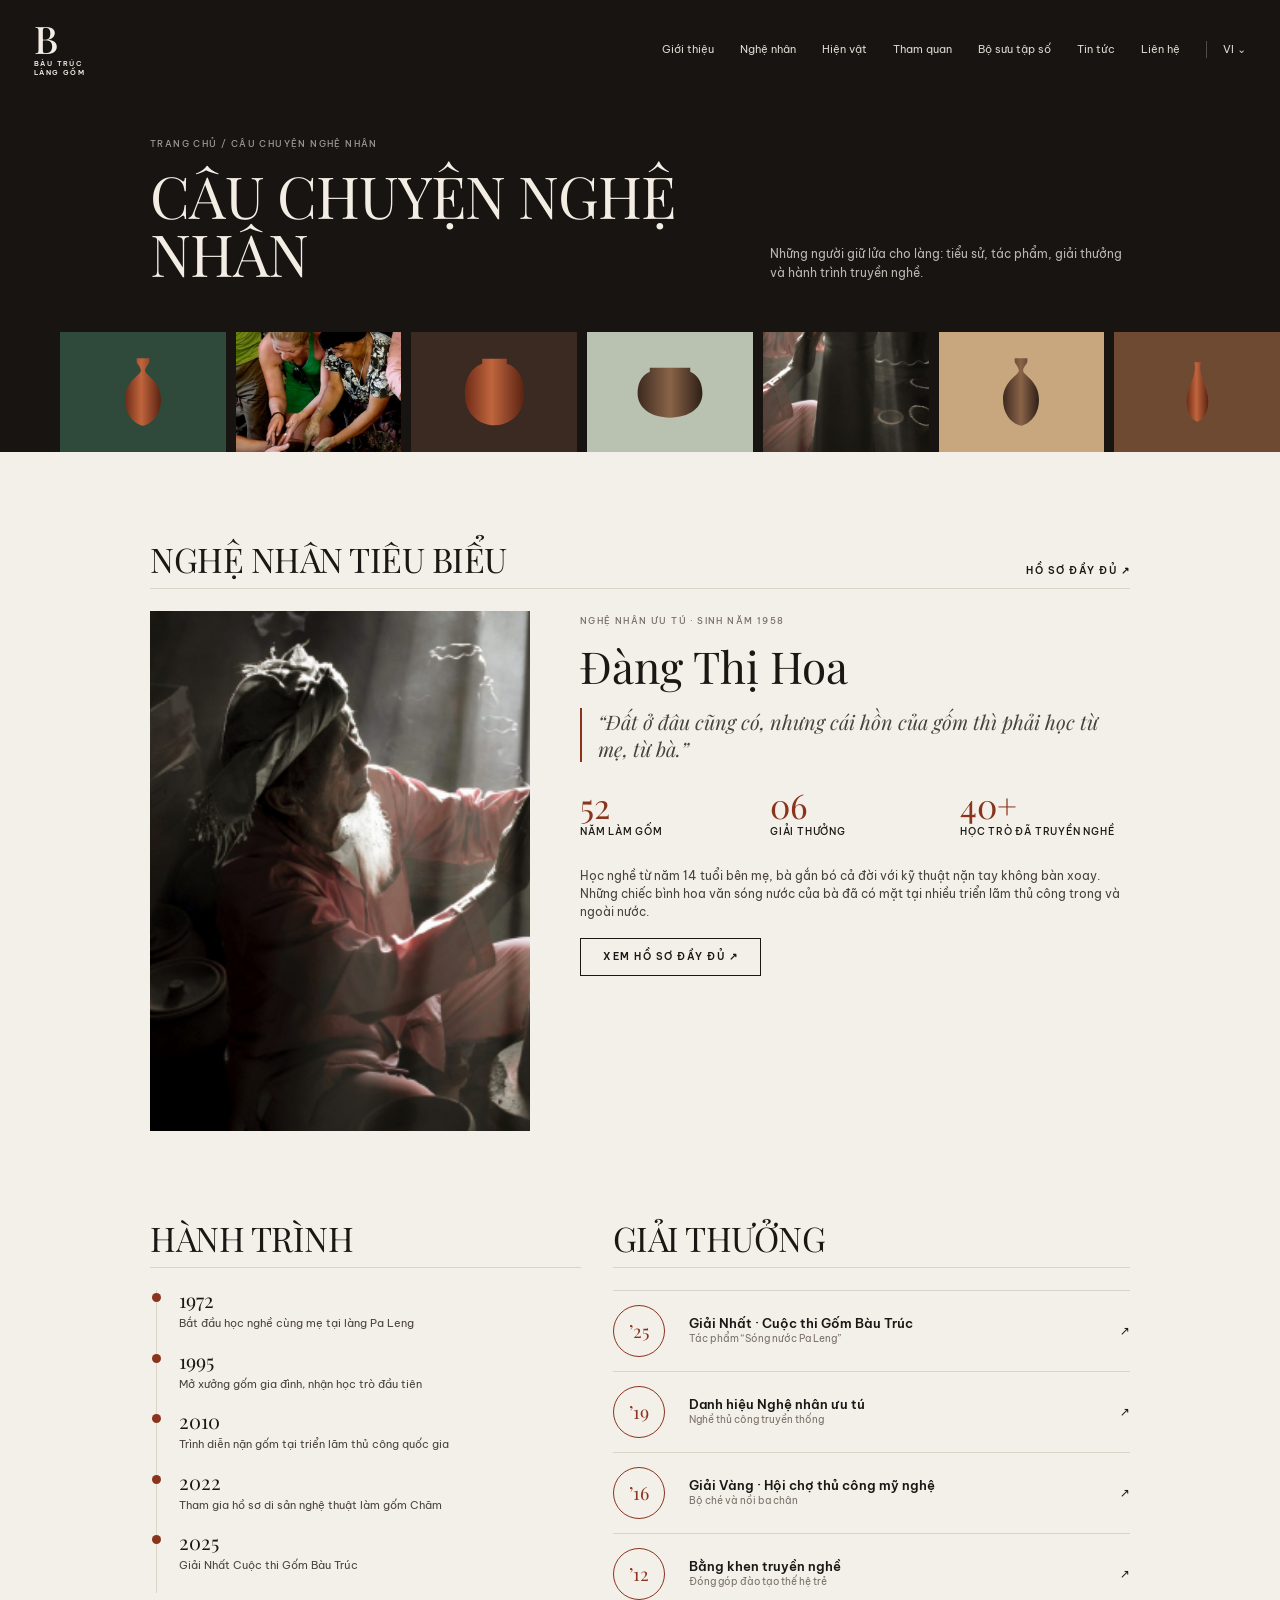
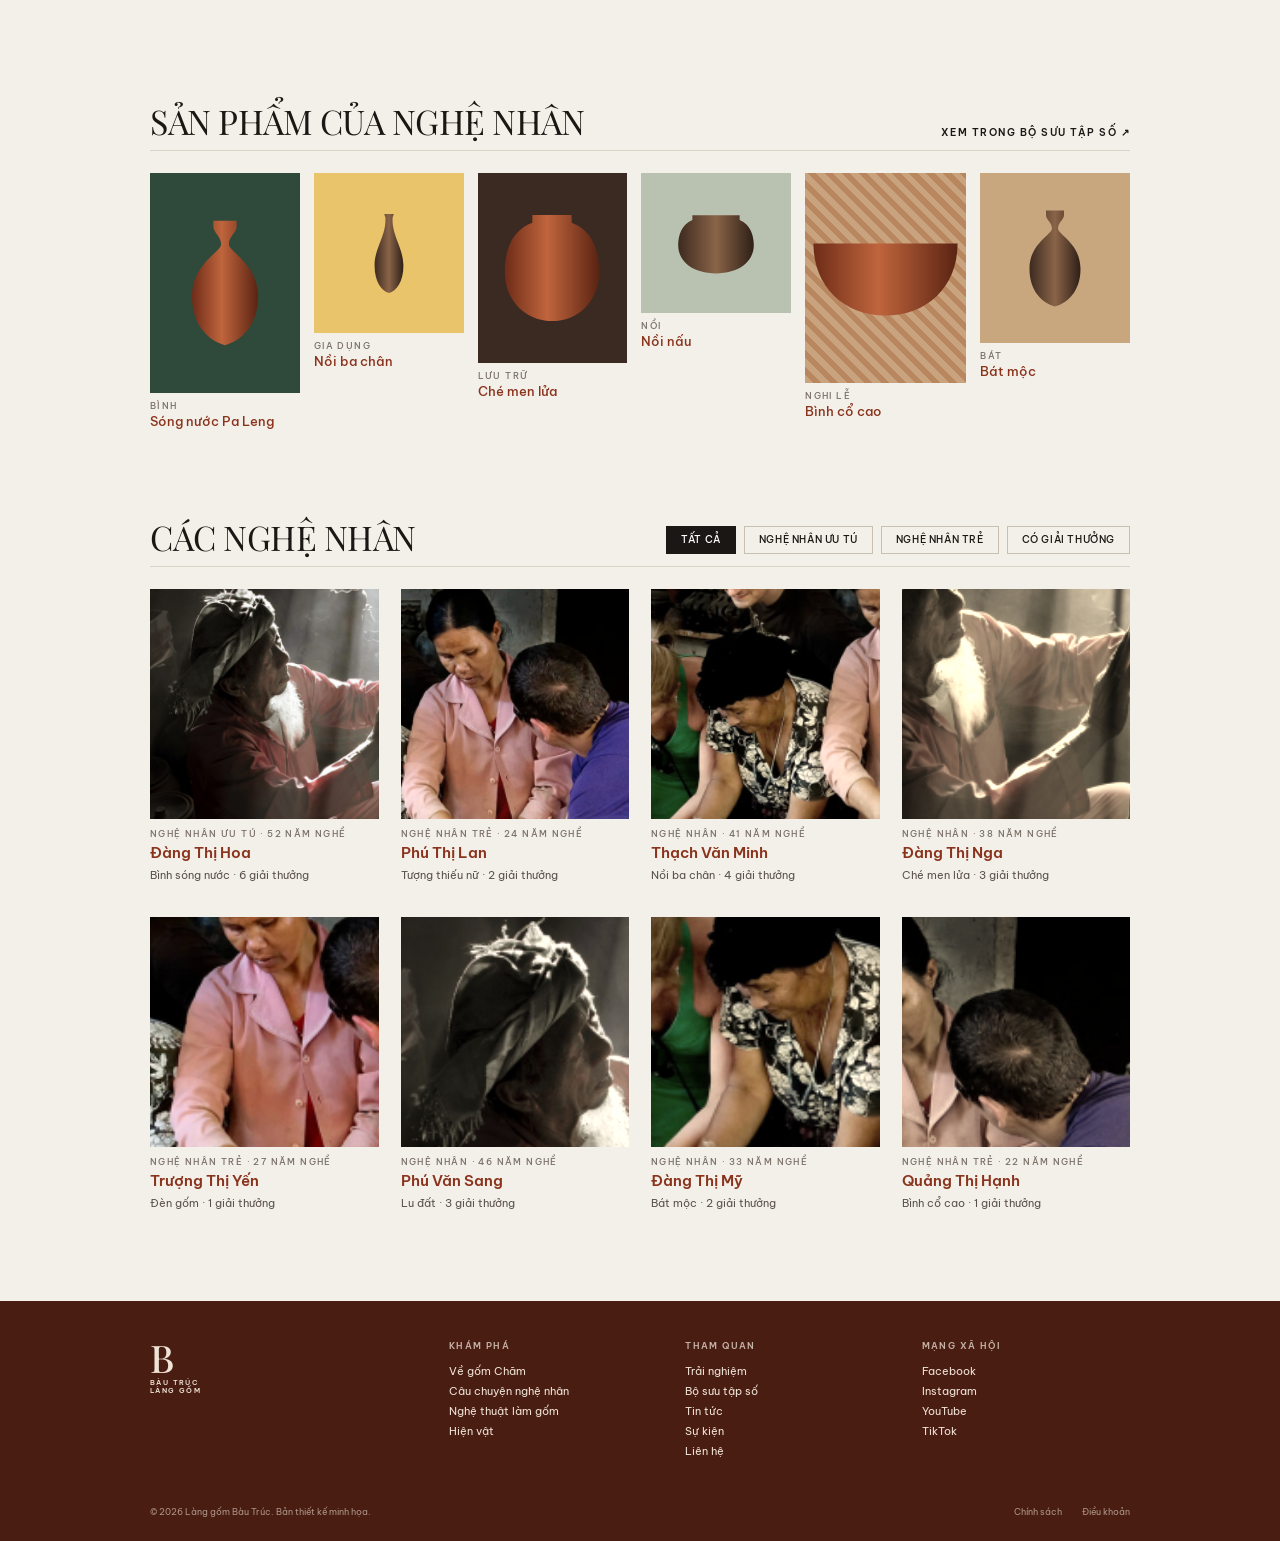
<file: design/subpages/cau-chuyen-nghe-nhan.html>
<!doctype html>
<html lang="vi">
<head>
<meta charset="UTF-8">
<meta name="viewport" content="width=device-width,initial-scale=1">
<title>Làng gốm Bàu Trúc</title>
<link rel="preconnect" href="https://fonts.googleapis.com">
<link href="https://fonts.googleapis.com/css2?family=Playfair+Display:wght@400;500&family=Be+Vietnam+Pro:wght@300;400;500;600;700;800&display=swap" rel="stylesheet">
<style>
:root{
  --ink:#1b1714; --paper:#f3f0ea; --line:#d9d3c8; --muted:#7a7068;
  --clay:#a3442b; --clay-dk:#4a1d12; --sand:#e8dccb; --accent:#8a341d;
}
*{box-sizing:border-box;margin:0;padding:0}
body{background:var(--paper);color:var(--ink);font:400 12px/1.55 "Be Vietnam Pro",system-ui,sans-serif}
.wrap{width:1100px;margin:0 auto;padding:0 60px}
.serif{font-family:"Playfair Display",Georgia,serif}
h2{font:400 34px/1 "Playfair Display",Georgia,serif;text-transform:uppercase;letter-spacing:-.5px}
.head{display:flex;justify-content:space-between;align-items:flex-end;border-bottom:1px solid var(--line);padding-bottom:12px;margin-bottom:22px}
.more{font:600 10px/1 "Be Vietnam Pro";letter-spacing:1.5px;text-transform:uppercase}
.more::after{content:" ↗"}
.tag{font:500 8.5px/1.2 "Be Vietnam Pro";letter-spacing:1.4px;text-transform:uppercase;color:var(--muted)}
section{padding:90px 0 0}
.img{background:#3a2a20 center/cover no-repeat}
.a{background-image:url(../../artisan.jpg)} .p{background-image:url(../../pottery.jpg)}

/* HERO */
.hero{background:#171412;color:#f3ede4;padding:0 0 30px;overflow:hidden}
nav{display:flex;justify-content:space-between;align-items:center;padding:22px 34px}
.logo{display:flex;flex-direction:column;align-items:flex-start;line-height:1}
.logo b{font:500 38px/0.9 "Playfair Display",serif}
.logo small{font:600 6.5px/1.3 "Be Vietnam Pro";letter-spacing:1.4px;margin-top:4px}
nav ul{display:flex;gap:26px;list-style:none;font-size:10.5px;opacity:.9}
nav ul li:last-child{border-left:1px solid #5a514a;padding-left:16px}
.hero h1{text-align:center;font:400 64px/1 "Playfair Display",serif;margin-top:20px;letter-spacing:-1px}
.hero .sub{text-align:center;font:400 15px/1 "Be Vietnam Pro";letter-spacing:4px;margin-top:10px;opacity:.85}
.collage{display:flex;align-items:center;justify-content:center;gap:10px;margin-top:-6px;height:330px}
.collage>div{flex:none;box-shadow:0 20px 40px #0008}

/* VISIT */
.visit{display:grid;grid-template-columns:1fr 1fr 1fr 1fr;gap:28px;align-items:end}
.visit .ic{font-size:13px;border-top:1px solid var(--line);padding-top:8px;height:100px}
.visit p{font:500 11px/1.5 "Be Vietnam Pro";text-transform:uppercase;letter-spacing:.4px}
.visit .tag{display:block;margin-top:6px}
.visit .ph{height:150px}

/* EXHIBITIONS */
.ex{display:grid;grid-template-columns:repeat(6,1fr);gap:14px;align-items:start}
.ex .t{width:100%}
.ex h4{font:500 12.5px/1.25 "Be Vietnam Pro";color:var(--accent);margin-top:3px}
.ex .tag{margin-top:8px;display:block}

/* CURRENT */
.cur{display:grid;grid-template-columns:150px 300px 1fr;gap:28px}
.cur h3{font:600 17px/1.2 "Be Vietnam Pro";color:var(--accent);text-transform:uppercase}
.cur .d{font-size:10px;color:var(--muted);margin:6px 0 12px}
.cur p.body{font-size:10.5px;color:#4a423c;max-width:330px}

/* OFFERS */
.off{display:grid;grid-template-columns:150px 300px 1fr;gap:28px;align-items:start}
.off ul{list-style:none;margin-top:-6px}
.off li{font:600 17px/1 "Be Vietnam Pro";text-transform:uppercase;color:var(--accent);padding:9px 0}
.off li.on{background:#e6e0d6;margin:0 -60px 0 -20px;padding:12px 60px 12px 20px;position:relative}
.off li.on span{display:block;font:400 9.5px/1.4 "Be Vietnam Pro";text-transform:none;color:var(--muted);margin-top:6px;max-width:300px}

/* DIGITAL */
.dig{position:relative;height:420px;overflow:hidden}
.dig .bg{position:absolute;inset:0;background-position:50% 35%;filter:sepia(.35) saturate(1.2)}
.dig .bg::after{content:"";position:absolute;inset:0;background:radial-gradient(ellipse at 62% 30%,#0009,transparent 45%),linear-gradient(transparent 40%,#0008)}
.dig .c{position:absolute;left:68%;top:30%;transform:translate(-50%,-50%);color:#fff;text-align:center;font-size:12px;line-height:1.4}
.dig .c b{display:block;margin-top:8px;letter-spacing:1.5px;font-size:10px}
.dig h2{position:absolute;bottom:10px;left:0;right:0;text-align:center;color:#fff;font:800 92px/1 "Be Vietnam Pro";letter-spacing:-2px;white-space:nowrap}

/* ABOUT */
.ab{display:grid;grid-template-columns:1fr 1fr;gap:28px}
.ab .lead{font:600 14px/1.35 "Be Vietnam Pro";text-transform:uppercase;color:var(--accent)}
.ab .lead.r{grid-column:2}
.ab p.body{font-size:10.5px;color:#4a423c;column-count:1}
.ab-imgs{display:grid;grid-template-columns:1fr 1fr 1fr 1fr;gap:16px;margin-top:40px;align-items:start}

/* PRESS */
.pr{border-top:1px solid var(--line)}
.row{display:grid;grid-template-columns:230px 140px 1fr 30px;gap:30px;padding:16px 0;border-bottom:1px solid var(--line);align-items:start}
.row.on{background:#e6e0d6;margin:0 -60px;padding:18px 60px}
.row h5{font:500 13px/1.3 "Be Vietnam Pro";color:var(--accent)}
.row .d{font-size:9.5px;color:var(--muted);margin-top:4px}
.row p{font-size:9.5px;color:#7d746c;max-width:380px}
.row .arr{text-align:right;color:#b8afa5}
.row.on .arr{color:var(--ink)}

footer{background:var(--clay-dk);color:#efe3d6;margin-top:90px;padding:40px 0 22px}
.fg{display:grid;grid-template-columns:1.3fr 1fr 1fr 1fr;gap:28px}
footer h6{font:600 9px/1 "Be Vietnam Pro";letter-spacing:1.4px;margin-bottom:12px;opacity:.75}
footer li{list-style:none;font-size:10.5px;line-height:1.9}
.fb{display:flex;justify-content:space-between;font-size:9px;opacity:.6;margin-top:44px}
.fb span{margin-left:20px}

.facts4{display:grid;grid-template-columns:repeat(4,1fr);gap:28px;margin-top:44px}
.facts4 div{border-top:1px solid var(--line);padding-top:12px}
.facts4 b{display:block;font:400 30px/1 "Playfair Display",serif;color:var(--accent)}
.facts4 span{font:500 10px/1.4 "Be Vietnam Pro";text-transform:uppercase;letter-spacing:.8px}
.story{display:grid;grid-template-columns:300px 1fr;gap:40px}
.story blockquote{font:400 24px/1.3 "Playfair Display",serif;margin-bottom:18px}
.story .who{font:600 11px/1 "Be Vietnam Pro";letter-spacing:1.4px;text-transform:uppercase;color:var(--accent)}
.thumbs{display:flex;gap:12px;margin-top:26px}
.steps{display:grid;grid-template-columns:repeat(5,1fr);gap:14px}
.steps .n{font:400 40px/1 "Playfair Display",serif;color:var(--accent);margin:14px 0 6px}
.steps h4{font:600 12px/1.3 "Be Vietnam Pro";text-transform:uppercase;margin-bottom:6px}
.steps p{font-size:10px;color:#5a514a}
.ev{display:grid;grid-template-columns:repeat(3,1fr);gap:24px}
.ev .card{border-top:2px solid var(--ink);padding-top:14px}
.ev .day{font:400 56px/1 "Playfair Display",serif}
.ev .mon{font:600 10px/1 "Be Vietnam Pro";letter-spacing:1.4px;text-transform:uppercase;color:var(--muted);margin:4px 0 14px}
.ev h4{font:600 15px/1.3 "Be Vietnam Pro";color:var(--accent);margin-bottom:6px}
.ev p{font-size:10.5px;color:#5a514a}
.ev .ph{height:150px;margin-top:16px}
.ct{display:grid;grid-template-columns:1fr 1fr;gap:40px}
.ct dl div{display:grid;grid-template-columns:110px 1fr;border-bottom:1px solid var(--line);padding:12px 0;font-size:12px}
.ct dt{font:600 9px/1.6 "Be Vietnam Pro";letter-spacing:1.4px;text-transform:uppercase;color:var(--muted)}
.field{border-bottom:1px solid #b9b0a5;padding:14px 0 8px;font-size:11px;color:#9a9087}
.btn{display:inline-block;margin-top:22px;background:var(--accent);color:#fff;font:600 10px/1 "Be Vietnam Pro";letter-spacing:1.5px;padding:14px 26px}
.map{height:200px;margin-top:24px;background:#e3dccf;position:relative;overflow:hidden}

.sub-hero{background:#171412;color:#f3ede4;padding-bottom:0;position:relative;overflow:hidden}
.sub-hero .in{padding:40px 60px 50px;width:1100px;margin:0 auto;display:grid;grid-template-columns:1fr 360px;gap:40px;align-items:end}
.crumb{font:500 9px/1 "Be Vietnam Pro";letter-spacing:1.4px;text-transform:uppercase;opacity:.6;margin-bottom:18px}
.sub-hero h1{font:400 58px/1 "Playfair Display",serif;letter-spacing:-1px;text-transform:uppercase}
.sub-hero p{font-size:12px;opacity:.75;line-height:1.6}
.sub-hero .strip{display:flex;gap:10px;height:120px;padding:0 0 0 60px}
.sub-hero .strip>div{flex:1}
.tabs{display:flex;gap:8px;flex-wrap:wrap;margin-bottom:26px}
.tabs span{border:1px solid #c9c0b4;padding:8px 14px;font:500 10px/1 "Be Vietnam Pro";letter-spacing:.6px;text-transform:uppercase}
.tabs span.on{background:var(--ink);color:#fff;border-color:var(--ink)}
.g4{display:grid;grid-template-columns:repeat(4,1fr);gap:22px}
.g3{display:grid;grid-template-columns:repeat(3,1fr);gap:24px}
.g2{display:grid;grid-template-columns:1fr 1fr;gap:32px}
.card h4{font:600 13px/1.3 "Be Vietnam Pro";color:var(--accent);margin-top:4px}
.card .tag{display:block;margin-top:10px}
.card p{font-size:10.5px;color:#5a514a;margin-top:4px}
.meta{display:flex;justify-content:space-between;font-size:9.5px;color:var(--muted);margin-top:8px;border-top:1px solid var(--line);padding-top:8px}
.badge{position:absolute;top:10px;left:10px;background:#f3f0ea;color:var(--ink);font:600 8.5px/1 "Be Vietnam Pro";letter-spacing:1.2px;padding:6px 8px;text-transform:uppercase}
.badge.dk{background:var(--accent);color:#fff}
.rel{position:relative}
.big{font:400 26px/1.2 "Playfair Display",serif}
.cta{background:var(--accent);color:#f6ece2;padding:46px 50px;display:grid;grid-template-columns:1fr auto;align-items:center;gap:30px}
.cta h3{font:400 34px/1.1 "Playfair Display",serif;text-transform:uppercase}
.cta .btn{background:#f3f0ea;color:var(--ink);margin:0}
.btnl{display:inline-block;border:1px solid var(--ink);font:600 10px/1 "Be Vietnam Pro";letter-spacing:1.5px;padding:13px 22px;margin-top:18px}
.spec div{display:grid;grid-template-columns:120px 1fr;border-bottom:1px solid var(--line);padding:10px 0;font-size:11.5px}
.spec dt{font:600 9px/1.6 "Be Vietnam Pro";letter-spacing:1.3px;text-transform:uppercase;color:var(--muted)}
.tl{border-left:1px solid var(--line);margin-left:6px}
.tl div{position:relative;padding:0 0 18px 22px}
.tl div::before{content:"";position:absolute;left:-5px;top:3px;width:9px;height:9px;border-radius:50%;background:var(--accent)}
.tl b{font:400 20px/1 "Playfair Display",serif;display:block;margin-bottom:4px}
.tl span{font-size:11px;color:#4a423c}
.pager{display:flex;gap:6px;justify-content:center;margin-top:40px;font:500 11px/1 "Be Vietnam Pro"}
.pager span{width:34px;height:34px;display:grid;place-items:center;border:1px solid var(--line)}
.pager span.on{background:var(--ink);color:#fff}
.side{display:grid;grid-template-columns:200px 1fr;gap:36px}
.filter h6{font:600 9px/1 "Be Vietnam Pro";letter-spacing:1.4px;text-transform:uppercase;color:var(--muted);margin:22px 0 10px}
.filter label{display:flex;justify-content:space-between;font-size:11.5px;padding:5px 0}
.filter label::before{content:"";width:11px;height:11px;border:1px solid #9a9087;margin-right:8px;flex:none}
.filter label.on::before{background:var(--accent);border-color:var(--accent)}
.filter label i{margin-left:auto;font-style:normal;color:var(--muted);font-size:10px}
.search{border:1px solid #c9c0b4;padding:11px 14px;font-size:11px;color:#9a9087;display:flex;justify-content:space-between}
.tour{border:1px solid var(--line);background:#f7f5f0}
.tour .b{padding:20px}
.tour h4{font:400 22px/1.15 "Playfair Display",serif;margin:8px 0}
.tour ol{list-style:none;margin:14px 0;border-top:1px solid var(--line)}
.tour li{display:grid;grid-template-columns:52px 1fr;font-size:10.5px;padding:7px 0;border-bottom:1px solid var(--line)}
.tour li b{color:var(--accent);font-weight:600}
.price{display:flex;justify-content:space-between;align-items:end;margin-top:12px}
.price b{font:400 24px/1 "Playfair Display",serif}
.price small{font-size:9.5px;color:var(--muted)}
.mini{font:600 9px/1 "Be Vietnam Pro";letter-spacing:1.4px;text-transform:uppercase;background:var(--ink);color:#fff;padding:11px 16px}
.cal{display:grid;grid-template-columns:repeat(7,1fr);border-top:1px solid var(--line);border-left:1px solid var(--line)}
.cal div{border-right:1px solid var(--line);border-bottom:1px solid var(--line);height:64px;padding:6px 8px;font-size:10.5px}
.cal .h{height:auto;font:600 9px/1 "Be Vietnam Pro";letter-spacing:1.2px;color:var(--muted);padding:8px}
.cal .e{background:#efe4d8}
.cal .e i{display:block;font-style:normal;font-size:8.5px;color:var(--accent);font-weight:600;margin-top:6px;line-height:1.25}
.cal .m{color:#c5bdb2}
.qa div{border-top:1px solid var(--line);padding:16px 0;display:flex;justify-content:space-between;font:500 13px/1.3 "Be Vietnam Pro"}
.qa div:last-child{border-bottom:1px solid var(--line)}
.prof{display:grid;grid-template-columns:380px 1fr;gap:50px}
.stat{display:grid;grid-template-columns:repeat(3,1fr);gap:20px;margin:26px 0}
.stat b{display:block;font:400 34px/1 "Playfair Display",serif;color:var(--accent)}
.stat span{font:500 9.5px/1.4 "Be Vietnam Pro";letter-spacing:.8px;text-transform:uppercase}
.award{display:grid;grid-template-columns:60px 1fr auto;gap:16px;border-top:1px solid var(--line);padding:14px 0;align-items:center}
.award .ic{width:52px;height:52px;border-radius:50%;border:1px solid var(--accent);display:grid;place-items:center;color:var(--accent);font:400 18px "Playfair Display"}
.award h5{font:600 12.5px/1.3 "Be Vietnam Pro"}
.award p{font-size:10px;color:var(--muted)}
.viewer360{height:430px;position:relative;background:radial-gradient(circle at 50% 45%,#3b2c22,#120e0c 70%);display:grid;place-items:center}
.viewer360 .ctrl{position:absolute;bottom:16px;left:50%;transform:translateX(-50%);display:flex;gap:8px}
.viewer360 .ctrl span{white-space:nowrap;background:#ffffff1a;color:#fff;font:500 9.5px/1 "Be Vietnam Pro";padding:9px 14px;letter-spacing:1px}
.ring{position:absolute;width:300px;height:60px;border:1px dashed #ffffff40;border-radius:50%;bottom:70px}
</style></head><body><!-- SVG pottery defs -->
<svg width="0" height="0" style="position:absolute">
  <defs>
    <linearGradient id="clay" x1="0" x2="1"><stop offset="0" stop-color="#6e2c18"/><stop offset=".45" stop-color="#c0653d"/><stop offset="1" stop-color="#5a2312"/></linearGradient>
    <linearGradient id="clay2" x1="0" x2="1"><stop offset="0" stop-color="#3d2a20"/><stop offset=".5" stop-color="#8a6448"/><stop offset="1" stop-color="#2e1f17"/></linearGradient>
    <symbol id="vase1" viewBox="0 0 100 140"><path d="M38 6h24v6c0 6-8 10-8 18 0 8 30 20 30 54 0 30-18 46-34 50-16-4-34-20-34-50 0-34 30-46 30-54 0-8-8-12-8-18z"/></symbol>
    <symbol id="vase2" viewBox="0 0 100 140"><path d="M42 4h16l-2 6c-2 30 18 50 18 80 0 28-12 42-24 46-12-4-24-18-24-46 0-30 20-50 18-80z"/></symbol>
    <symbol id="bowl" viewBox="0 0 100 60"><path d="M4 8h92c0 28-20 46-46 46S4 36 4 8z"/></symbol>
    <symbol id="jar" viewBox="0 0 100 120"><path d="M30 6h40v8c22 8 28 30 28 50 0 30-22 50-48 50S2 94 2 64c0-20 6-42 28-50z"/></symbol>
  <symbol id="pot" viewBox="0 0 100 80"><path d="M20 4h60v6c14 6 18 20 18 32 0 22-20 36-48 36S2 64 2 42c0-12 4-26 18-32z"/></symbol></defs>
</svg>

<header class="sub-hero"><nav>
    <div class="logo"><b>B</b><small>BÀU TRÚC<br>LÀNG GỐM</small></div>
    <ul><li>Giới thiệu</li><li>Nghệ nhân</li><li>Hiện vật</li><li>Tham quan</li><li>Bộ sưu tập số</li><li>Tin tức</li><li>Liên hệ</li><li>VI ⌄</li></ul>
  </nav><div class="in"><div><div class="crumb">Trang chủ / Câu chuyện nghệ nhân</div><h1>Câu chuyện nghệ nhân</h1></div><p>Những người giữ lửa cho làng: tiểu sử, tác phẩm, giải thưởng và hành trình truyền nghề.</p></div><div class="strip"><div style="height:120px;background:#2f4a3a;display:grid;place-items:center"><svg width="54" height="74"><use href="#vase1" fill="url(#clay)" width="54" height="74"/></svg></div><div class="img p" style="height:120px;background-position:45% 60%;background-size:auto 380px;"></div><div style="height:120px;background:#3b2a22;display:grid;place-items:center"><svg width="63" height="74"><use href="#jar" fill="url(#clay)" width="63" height="74"/></svg></div><div style="height:120px;background:#b9c2b0;display:grid;place-items:center"><svg width="70" height="54"><use href="#pot" fill="url(#clay2)" width="70" height="54"/></svg></div><div class="img a" style="height:120px;background-position:55% 40%;background-size:auto 520px;"></div><div style="height:120px;background:#c8a77f;display:grid;place-items:center"><svg width="54" height="74"><use href="#vase1" fill="url(#clay2)" width="54" height="74"/></svg></div><div style="height:120px;background:#6f4a33;display:grid;place-items:center"><svg width="45" height="74"><use href="#vase2" fill="url(#clay)" width="45" height="74"/></svg></div></div></header><main class="wrap">
<section><div class="head"><h2>Nghệ nhân tiêu biểu</h2><span class="more">Hồ sơ đầy đủ</span></div><div class="prof"><div class="img a" style="height:520px;background-position:30% 18%;background-size:auto 900px;"></div>
<div><span class="tag">Nghệ nhân ưu tú · Sinh năm 1958</span><div class="big" style="font-size:44px;margin:10px 0 16px">Đàng Thị Hoa</div><blockquote style="font:400 italic 20px/1.35 Playfair Display,serif;border-left:2px solid var(--accent);padding-left:16px;color:#4a423c">“Đất ở đâu cũng có, nhưng cái hồn của gốm thì phải học từ mẹ, từ bà.”</blockquote>
<div class="stat"><div><b>52</b><span>Năm làm gốm</span></div><div><b>06</b><span>Giải thưởng</span></div><div><b>40+</b><span>Học trò đã truyền nghề</span></div></div>
<p style="font-size:11.5px;color:#4a423c">Học nghề từ năm 14 tuổi bên mẹ, bà gắn bó cả đời với kỹ thuật nặn tay không bàn xoay. Những chiếc bình hoa văn sóng nước của bà đã có mặt tại nhiều triển lãm thủ công trong và ngoài nước.</p><span class="btnl">XEM HỒ SƠ ĐẦY ĐỦ ↗</span></div></div></section>
<section><div class="g2" style="grid-template-columns:1fr 1.2fr"><div><div class="head"><h2>Hành trình</h2></div><div class="tl"><div><b>1972</b><span>Bắt đầu học nghề cùng mẹ tại làng Pa Leng</span></div><div><b>1995</b><span>Mở xưởng gốm gia đình, nhận học trò đầu tiên</span></div><div><b>2010</b><span>Trình diễn nặn gốm tại triển lãm thủ công quốc gia</span></div><div><b>2022</b><span>Tham gia hồ sơ di sản nghệ thuật làm gốm Chăm</span></div><div><b>2025</b><span>Giải Nhất Cuộc thi Gốm Bàu Trúc</span></div></div></div>
<div><div class="head"><h2>Giải thưởng</h2></div><div class="award"><div class="ic">’25</div><div><h5>Giải Nhất · Cuộc thi Gốm Bàu Trúc</h5><p>Tác phẩm “Sóng nước Pa Leng”</p></div><span class="arr">↗</span></div><div class="award"><div class="ic">’19</div><div><h5>Danh hiệu Nghệ nhân ưu tú</h5><p>Nghề thủ công truyền thống</p></div><span class="arr">↗</span></div><div class="award"><div class="ic">’16</div><div><h5>Giải Vàng · Hội chợ thủ công mỹ nghệ</h5><p>Bộ ché và nồi ba chân</p></div><span class="arr">↗</span></div><div class="award"><div class="ic">’12</div><div><h5>Bằng khen truyền nghề</h5><p>Đóng góp đào tạo thế hệ trẻ</p></div><span class="arr">↗</span></div></div></div></section>
<section><div class="head"><h2>Sản phẩm của nghệ nhân</h2><span class="more">Xem trong bộ sưu tập số</span></div><div class="ex"><div><div style="height:220px;background:#2f4a3a;display:grid;place-items:center"><svg width="98" height="136"><use href="#vase1" fill="url(#clay)" width="98" height="136"/></svg></div><span class="tag">Bình</span><h4>Sóng nước Pa Leng</h4></div><div><div style="height:160px;background:#e9c46a;display:grid;place-items:center"><svg width="60" height="99"><use href="#vase2" fill="url(#clay2)" width="60" height="99"/></svg></div><span class="tag">Gia dụng</span><h4>Nồi ba chân</h4></div><div><div style="height:190px;background:#3b2a22;display:grid;place-items:center"><svg width="100" height="118"><use href="#jar" fill="url(#clay)" width="100" height="118"/></svg></div><span class="tag">Lưu trữ</span><h4>Ché men lửa</h4></div><div><div style="height:140px;background:#b9c2b0;display:grid;place-items:center"><svg width="82" height="63"><use href="#pot" fill="url(#clay2)" width="82" height="63"/></svg></div><span class="tag">Nồi</span><h4>Nồi nấu</h4></div><div><div style="height:210px;background:repeating-linear-gradient(45deg,#c9a27e 0 6px,#b8875f 6px 12px);display:grid;place-items:center"><svg width="161" height="94"><use href="#bowl" fill="url(#clay)" width="161" height="94"/></svg></div><span class="tag">Nghi lễ</span><h4>Bình cổ cao</h4></div><div><div style="height:170px;background:#c8a77f;display:grid;place-items:center"><svg width="76" height="105"><use href="#vase1" fill="url(#clay2)" width="76" height="105"/></svg></div><span class="tag">Bát</span><h4>Bát mộc</h4></div></div></section>
<section><div class="head"><h2>Các nghệ nhân</h2><div class="tabs" style="margin:0"><span class="on">Tất cả</span><span>Nghệ nhân ưu tú</span><span>Nghệ nhân trẻ</span><span>Có giải thưởng</span></div></div><div class="g4" style="row-gap:34px"><div class="card"><div class="img a" style="height:230px;background-position:30% 20%;background-size:auto 600px;filter:sepia(0)"></div><span class="tag">Nghệ nhân ưu tú · 52 năm nghề</span><h4 style="font-size:15px">Đàng Thị Hoa</h4><p>Bình sóng nước · 6 giải thưởng</p></div><div class="card"><div class="img p" style="height:230px;background-position:73% 32%;background-size:auto 640px;filter:sepia(0.2)"></div><span class="tag">Nghệ nhân trẻ · 24 năm nghề</span><h4 style="font-size:15px">Phú Thị Lan</h4><p>Tượng thiếu nữ · 2 giải thưởng</p></div><div class="card"><div class="img p" style="height:230px;background-position:53% 42%;background-size:auto 700px;filter:sepia(0.4)"></div><span class="tag">Nghệ nhân · 41 năm nghề</span><h4 style="font-size:15px">Thạch Văn Minh</h4><p>Nồi ba chân · 4 giải thưởng</p></div><div class="card"><div class="img a" style="height:230px;background-position:40% 30%;background-size:auto 900px;filter:sepia(0.6)"></div><span class="tag">Nghệ nhân · 38 năm nghề</span><h4 style="font-size:15px">Đàng Thị Nga</h4><p>Ché men lửa · 3 giải thưởng</p></div><div class="card"><div class="img p" style="height:230px;background-position:66% 40%;background-size:auto 900px;filter:sepia(0)"></div><span class="tag">Nghệ nhân trẻ · 27 năm nghề</span><h4 style="font-size:15px">Trượng Thị Yến</h4><p>Đèn gốm · 1 giải thưởng</p></div><div class="card"><div class="img a" style="height:230px;background-position:28% 14%;background-size:auto 1000px;filter:sepia(0.2)"></div><span class="tag">Nghệ nhân · 46 năm nghề</span><h4 style="font-size:15px">Phú Văn Sang</h4><p>Lu đất · 3 giải thưởng</p></div><div class="card"><div class="img p" style="height:230px;background-position:50% 50%;background-size:auto 1000px;filter:sepia(0.4)"></div><span class="tag">Nghệ nhân · 33 năm nghề</span><h4 style="font-size:15px">Đàng Thị Mỹ</h4><p>Bát mộc · 2 giải thưởng</p></div><div class="card"><div class="img p" style="height:230px;background-position:76% 28%;background-size:auto 900px;filter:sepia(0.6)"></div><span class="tag">Nghệ nhân trẻ · 22 năm nghề</span><h4 style="font-size:15px">Quảng Thị Hạnh</h4><p>Bình cổ cao · 1 giải thưởng</p></div></div></section></main><footer><div class="wrap"><div class="fg">
<div class="logo"><b>B</b><small>BÀU TRÚC<br>LÀNG GỐM</small></div>
<div><h6>KHÁM PHÁ</h6><ul><li>Về gốm Chăm</li><li>Câu chuyện nghệ nhân</li><li>Nghệ thuật làm gốm</li><li>Hiện vật</li></ul></div>
<div><h6>THAM QUAN</h6><ul><li>Trải nghiệm</li><li>Bộ sưu tập số</li><li>Tin tức</li><li>Sự kiện</li><li>Liên hệ</li></ul></div>
<div><h6>MẠNG XÃ HỘI</h6><ul><li>Facebook</li><li>Instagram</li><li>YouTube</li><li>TikTok</li></ul></div>
</div><div class="fb"><div>© 2026 Làng gốm Bàu Trúc. Bản thiết kế minh họa.</div><div><span>Chính sách</span><span>Điều khoản</span></div></div></div></footer>
</body></html>
</file>
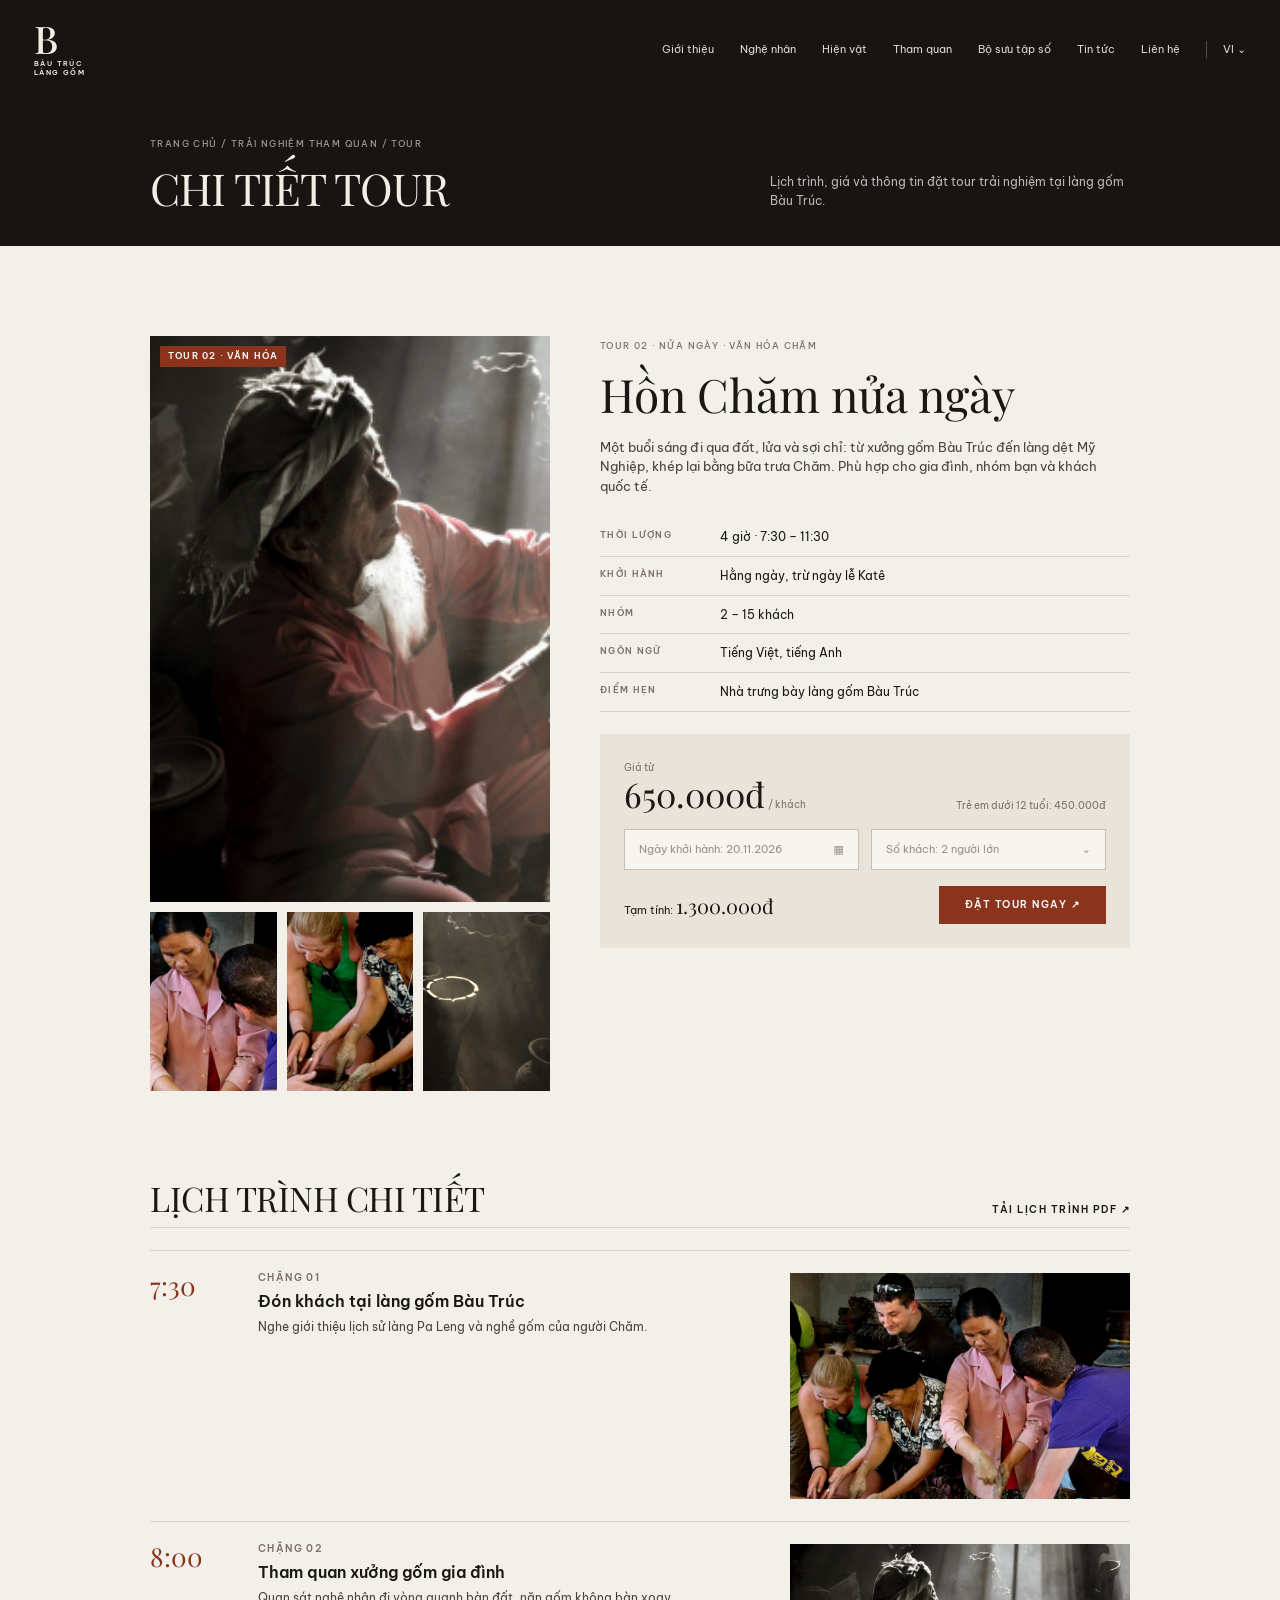
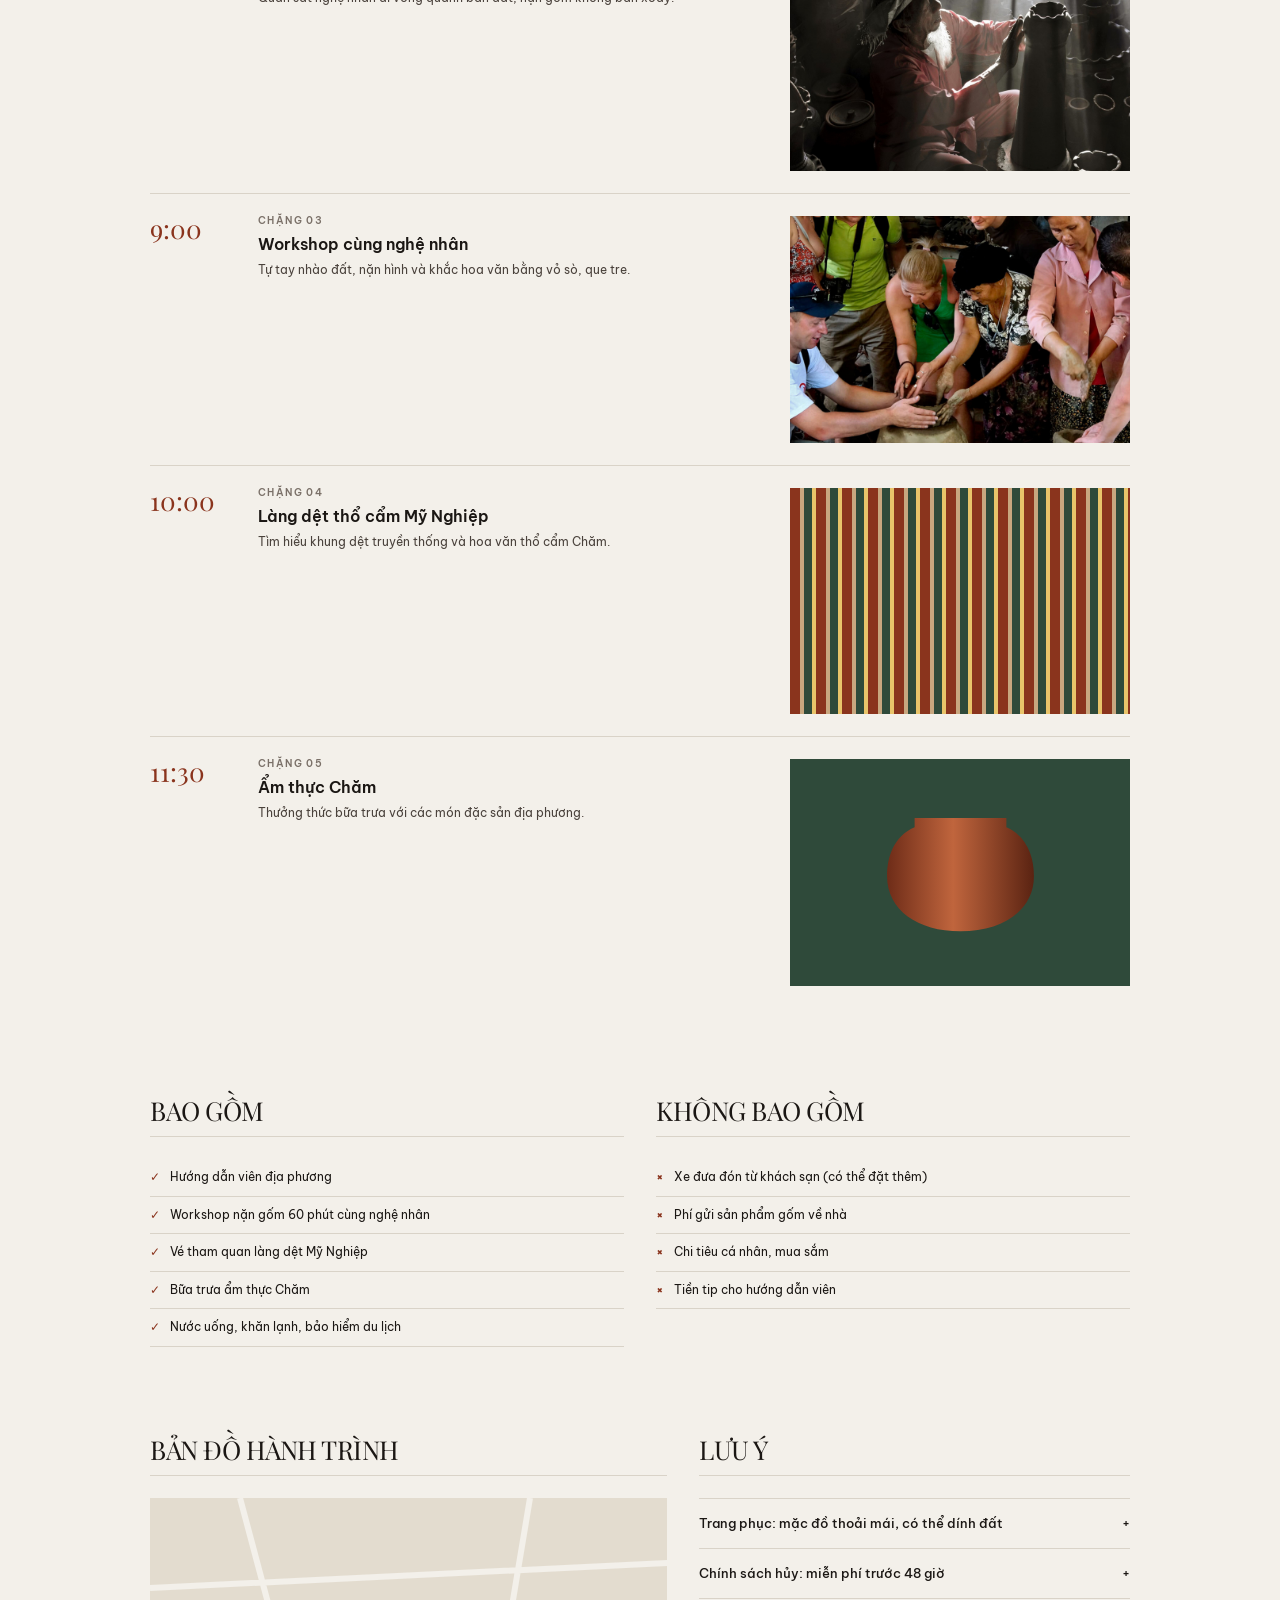
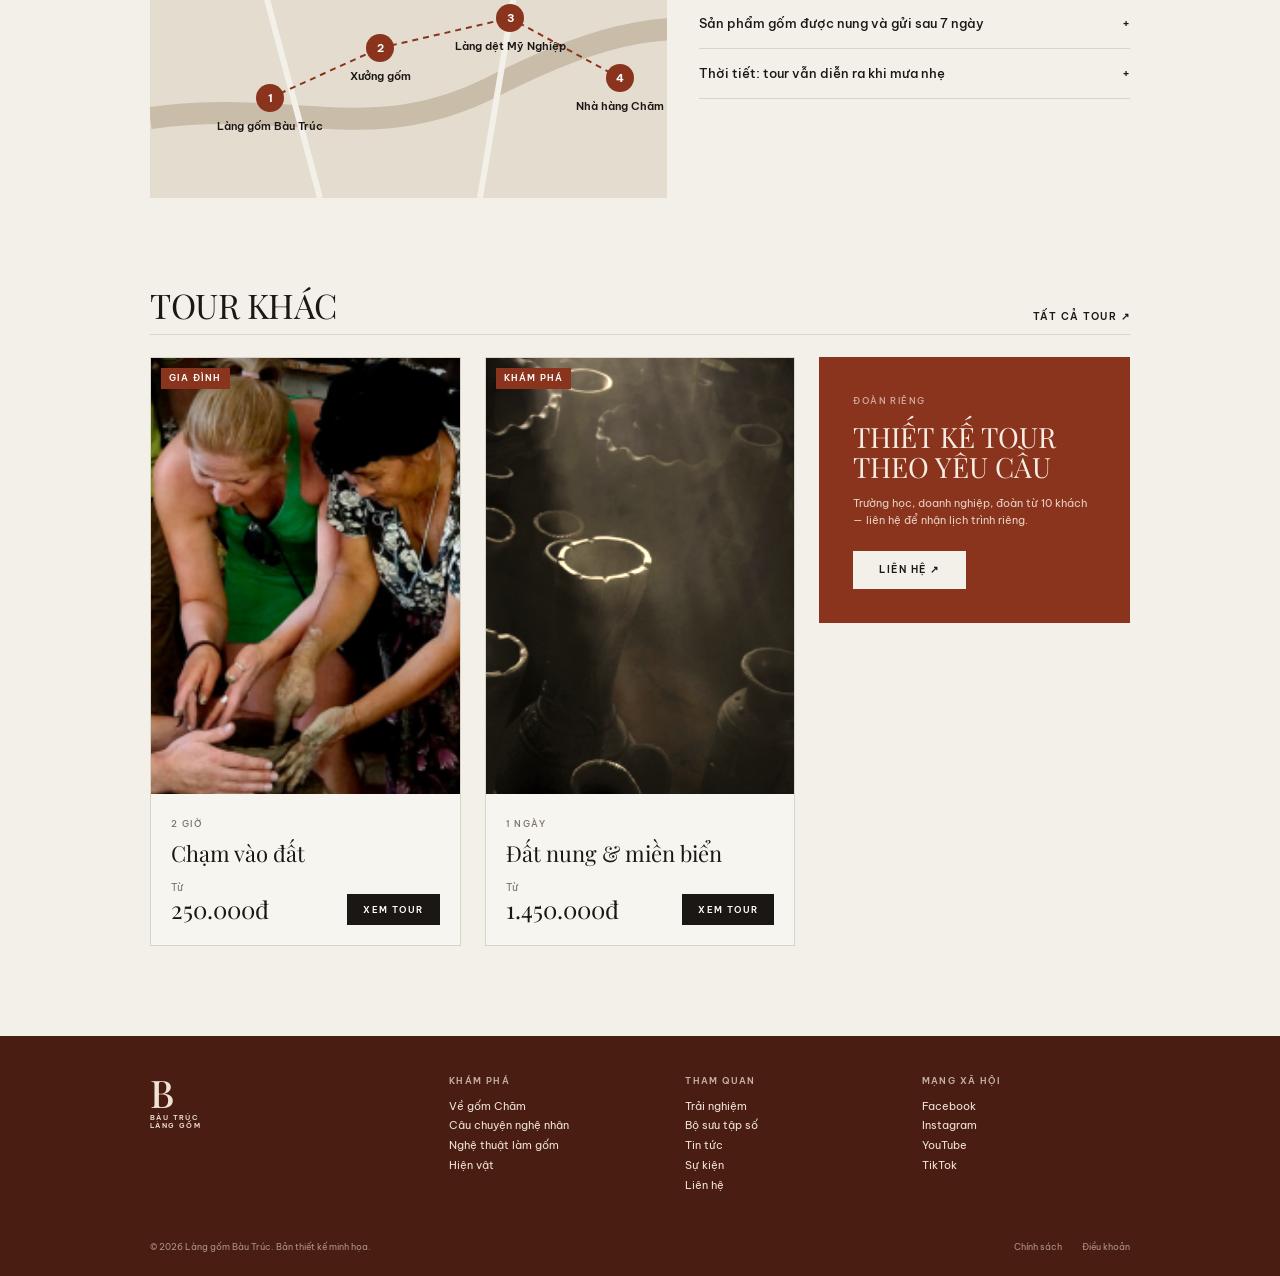
<file: design/subpages/chi-tiet-tour.html>
<!doctype html>
<html lang="vi">
<head>
<meta charset="UTF-8">
<meta name="viewport" content="width=device-width,initial-scale=1">
<title>Làng gốm Bàu Trúc</title>
<link rel="preconnect" href="https://fonts.googleapis.com">
<link href="https://fonts.googleapis.com/css2?family=Playfair+Display:wght@400;500&family=Be+Vietnam+Pro:wght@300;400;500;600;700;800&display=swap" rel="stylesheet">
<style>
:root{
  --ink:#1b1714; --paper:#f3f0ea; --line:#d9d3c8; --muted:#7a7068;
  --clay:#a3442b; --clay-dk:#4a1d12; --sand:#e8dccb; --accent:#8a341d;
}
*{box-sizing:border-box;margin:0;padding:0}
body{background:var(--paper);color:var(--ink);font:400 12px/1.55 "Be Vietnam Pro",system-ui,sans-serif}
.wrap{width:1100px;margin:0 auto;padding:0 60px}
.serif{font-family:"Playfair Display",Georgia,serif}
h2{font:400 34px/1 "Playfair Display",Georgia,serif;text-transform:uppercase;letter-spacing:-.5px}
.head{display:flex;justify-content:space-between;align-items:flex-end;border-bottom:1px solid var(--line);padding-bottom:12px;margin-bottom:22px}
.more{font:600 10px/1 "Be Vietnam Pro";letter-spacing:1.5px;text-transform:uppercase}
.more::after{content:" ↗"}
.tag{font:500 8.5px/1.2 "Be Vietnam Pro";letter-spacing:1.4px;text-transform:uppercase;color:var(--muted)}
section{padding:90px 0 0}
.img{background:#3a2a20 center/cover no-repeat}
.a{background-image:url(../../artisan.jpg)} .p{background-image:url(../../pottery.jpg)}

/* HERO */
.hero{background:#171412;color:#f3ede4;padding:0 0 30px;overflow:hidden}
nav{display:flex;justify-content:space-between;align-items:center;padding:22px 34px}
.logo{display:flex;flex-direction:column;align-items:flex-start;line-height:1}
.logo b{font:500 38px/0.9 "Playfair Display",serif}
.logo small{font:600 6.5px/1.3 "Be Vietnam Pro";letter-spacing:1.4px;margin-top:4px}
nav ul{display:flex;gap:26px;list-style:none;font-size:10.5px;opacity:.9}
nav ul li:last-child{border-left:1px solid #5a514a;padding-left:16px}
.hero h1{text-align:center;font:400 64px/1 "Playfair Display",serif;margin-top:20px;letter-spacing:-1px}
.hero .sub{text-align:center;font:400 15px/1 "Be Vietnam Pro";letter-spacing:4px;margin-top:10px;opacity:.85}
.collage{display:flex;align-items:center;justify-content:center;gap:10px;margin-top:-6px;height:330px}
.collage>div{flex:none;box-shadow:0 20px 40px #0008}

/* VISIT */
.visit{display:grid;grid-template-columns:1fr 1fr 1fr 1fr;gap:28px;align-items:end}
.visit .ic{font-size:13px;border-top:1px solid var(--line);padding-top:8px;height:100px}
.visit p{font:500 11px/1.5 "Be Vietnam Pro";text-transform:uppercase;letter-spacing:.4px}
.visit .tag{display:block;margin-top:6px}
.visit .ph{height:150px}

/* EXHIBITIONS */
.ex{display:grid;grid-template-columns:repeat(6,1fr);gap:14px;align-items:start}
.ex .t{width:100%}
.ex h4{font:500 12.5px/1.25 "Be Vietnam Pro";color:var(--accent);margin-top:3px}
.ex .tag{margin-top:8px;display:block}

/* CURRENT */
.cur{display:grid;grid-template-columns:150px 300px 1fr;gap:28px}
.cur h3{font:600 17px/1.2 "Be Vietnam Pro";color:var(--accent);text-transform:uppercase}
.cur .d{font-size:10px;color:var(--muted);margin:6px 0 12px}
.cur p.body{font-size:10.5px;color:#4a423c;max-width:330px}

/* OFFERS */
.off{display:grid;grid-template-columns:150px 300px 1fr;gap:28px;align-items:start}
.off ul{list-style:none;margin-top:-6px}
.off li{font:600 17px/1 "Be Vietnam Pro";text-transform:uppercase;color:var(--accent);padding:9px 0}
.off li.on{background:#e6e0d6;margin:0 -60px 0 -20px;padding:12px 60px 12px 20px;position:relative}
.off li.on span{display:block;font:400 9.5px/1.4 "Be Vietnam Pro";text-transform:none;color:var(--muted);margin-top:6px;max-width:300px}

/* DIGITAL */
.dig{position:relative;height:420px;overflow:hidden}
.dig .bg{position:absolute;inset:0;background-position:50% 35%;filter:sepia(.35) saturate(1.2)}
.dig .bg::after{content:"";position:absolute;inset:0;background:radial-gradient(ellipse at 62% 30%,#0009,transparent 45%),linear-gradient(transparent 40%,#0008)}
.dig .c{position:absolute;left:68%;top:30%;transform:translate(-50%,-50%);color:#fff;text-align:center;font-size:12px;line-height:1.4}
.dig .c b{display:block;margin-top:8px;letter-spacing:1.5px;font-size:10px}
.dig h2{position:absolute;bottom:10px;left:0;right:0;text-align:center;color:#fff;font:800 92px/1 "Be Vietnam Pro";letter-spacing:-2px;white-space:nowrap}

/* ABOUT */
.ab{display:grid;grid-template-columns:1fr 1fr;gap:28px}
.ab .lead{font:600 14px/1.35 "Be Vietnam Pro";text-transform:uppercase;color:var(--accent)}
.ab .lead.r{grid-column:2}
.ab p.body{font-size:10.5px;color:#4a423c;column-count:1}
.ab-imgs{display:grid;grid-template-columns:1fr 1fr 1fr 1fr;gap:16px;margin-top:40px;align-items:start}

/* PRESS */
.pr{border-top:1px solid var(--line)}
.row{display:grid;grid-template-columns:230px 140px 1fr 30px;gap:30px;padding:16px 0;border-bottom:1px solid var(--line);align-items:start}
.row.on{background:#e6e0d6;margin:0 -60px;padding:18px 60px}
.row h5{font:500 13px/1.3 "Be Vietnam Pro";color:var(--accent)}
.row .d{font-size:9.5px;color:var(--muted);margin-top:4px}
.row p{font-size:9.5px;color:#7d746c;max-width:380px}
.row .arr{text-align:right;color:#b8afa5}
.row.on .arr{color:var(--ink)}

footer{background:var(--clay-dk);color:#efe3d6;margin-top:90px;padding:40px 0 22px}
.fg{display:grid;grid-template-columns:1.3fr 1fr 1fr 1fr;gap:28px}
footer h6{font:600 9px/1 "Be Vietnam Pro";letter-spacing:1.4px;margin-bottom:12px;opacity:.75}
footer li{list-style:none;font-size:10.5px;line-height:1.9}
.fb{display:flex;justify-content:space-between;font-size:9px;opacity:.6;margin-top:44px}
.fb span{margin-left:20px}

.facts4{display:grid;grid-template-columns:repeat(4,1fr);gap:28px;margin-top:44px}
.facts4 div{border-top:1px solid var(--line);padding-top:12px}
.facts4 b{display:block;font:400 30px/1 "Playfair Display",serif;color:var(--accent)}
.facts4 span{font:500 10px/1.4 "Be Vietnam Pro";text-transform:uppercase;letter-spacing:.8px}
.story{display:grid;grid-template-columns:300px 1fr;gap:40px}
.story blockquote{font:400 24px/1.3 "Playfair Display",serif;margin-bottom:18px}
.story .who{font:600 11px/1 "Be Vietnam Pro";letter-spacing:1.4px;text-transform:uppercase;color:var(--accent)}
.thumbs{display:flex;gap:12px;margin-top:26px}
.steps{display:grid;grid-template-columns:repeat(5,1fr);gap:14px}
.steps .n{font:400 40px/1 "Playfair Display",serif;color:var(--accent);margin:14px 0 6px}
.steps h4{font:600 12px/1.3 "Be Vietnam Pro";text-transform:uppercase;margin-bottom:6px}
.steps p{font-size:10px;color:#5a514a}
.ev{display:grid;grid-template-columns:repeat(3,1fr);gap:24px}
.ev .card{border-top:2px solid var(--ink);padding-top:14px}
.ev .day{font:400 56px/1 "Playfair Display",serif}
.ev .mon{font:600 10px/1 "Be Vietnam Pro";letter-spacing:1.4px;text-transform:uppercase;color:var(--muted);margin:4px 0 14px}
.ev h4{font:600 15px/1.3 "Be Vietnam Pro";color:var(--accent);margin-bottom:6px}
.ev p{font-size:10.5px;color:#5a514a}
.ev .ph{height:150px;margin-top:16px}
.ct{display:grid;grid-template-columns:1fr 1fr;gap:40px}
.ct dl div{display:grid;grid-template-columns:110px 1fr;border-bottom:1px solid var(--line);padding:12px 0;font-size:12px}
.ct dt{font:600 9px/1.6 "Be Vietnam Pro";letter-spacing:1.4px;text-transform:uppercase;color:var(--muted)}
.field{border-bottom:1px solid #b9b0a5;padding:14px 0 8px;font-size:11px;color:#9a9087}
.btn{display:inline-block;margin-top:22px;background:var(--accent);color:#fff;font:600 10px/1 "Be Vietnam Pro";letter-spacing:1.5px;padding:14px 26px}
.map{height:200px;margin-top:24px;background:#e3dccf;position:relative;overflow:hidden}

.sub-hero{background:#171412;color:#f3ede4;padding-bottom:0;position:relative;overflow:hidden}
.sub-hero .in{padding:40px 60px 50px;width:1100px;margin:0 auto;display:grid;grid-template-columns:1fr 360px;gap:40px;align-items:end}
.crumb{font:500 9px/1 "Be Vietnam Pro";letter-spacing:1.4px;text-transform:uppercase;opacity:.6;margin-bottom:18px}
.sub-hero h1{font:400 58px/1 "Playfair Display",serif;letter-spacing:-1px;text-transform:uppercase}
.sub-hero p{font-size:12px;opacity:.75;line-height:1.6}
.sub-hero .strip{display:flex;gap:10px;height:120px;padding:0 0 0 60px}
.sub-hero .strip>div{flex:1}
.tabs{display:flex;gap:8px;flex-wrap:wrap;margin-bottom:26px}
.tabs span{border:1px solid #c9c0b4;padding:8px 14px;font:500 10px/1 "Be Vietnam Pro";letter-spacing:.6px;text-transform:uppercase}
.tabs span.on{background:var(--ink);color:#fff;border-color:var(--ink)}
.g4{display:grid;grid-template-columns:repeat(4,1fr);gap:22px}
.g3{display:grid;grid-template-columns:repeat(3,1fr);gap:24px}
.g2{display:grid;grid-template-columns:1fr 1fr;gap:32px}
.card h4{font:600 13px/1.3 "Be Vietnam Pro";color:var(--accent);margin-top:4px}
.card .tag{display:block;margin-top:10px}
.card p{font-size:10.5px;color:#5a514a;margin-top:4px}
.meta{display:flex;justify-content:space-between;font-size:9.5px;color:var(--muted);margin-top:8px;border-top:1px solid var(--line);padding-top:8px}
.badge{position:absolute;top:10px;left:10px;background:#f3f0ea;color:var(--ink);font:600 8.5px/1 "Be Vietnam Pro";letter-spacing:1.2px;padding:6px 8px;text-transform:uppercase}
.badge.dk{background:var(--accent);color:#fff}
.rel{position:relative}
.big{font:400 26px/1.2 "Playfair Display",serif}
.cta{background:var(--accent);color:#f6ece2;padding:46px 50px;display:grid;grid-template-columns:1fr auto;align-items:center;gap:30px}
.cta h3{font:400 34px/1.1 "Playfair Display",serif;text-transform:uppercase}
.cta .btn{background:#f3f0ea;color:var(--ink);margin:0}
.btnl{display:inline-block;border:1px solid var(--ink);font:600 10px/1 "Be Vietnam Pro";letter-spacing:1.5px;padding:13px 22px;margin-top:18px}
.spec div{display:grid;grid-template-columns:120px 1fr;border-bottom:1px solid var(--line);padding:10px 0;font-size:11.5px}
.spec dt{font:600 9px/1.6 "Be Vietnam Pro";letter-spacing:1.3px;text-transform:uppercase;color:var(--muted)}
.tl{border-left:1px solid var(--line);margin-left:6px}
.tl div{position:relative;padding:0 0 18px 22px}
.tl div::before{content:"";position:absolute;left:-5px;top:3px;width:9px;height:9px;border-radius:50%;background:var(--accent)}
.tl b{font:400 20px/1 "Playfair Display",serif;display:block;margin-bottom:4px}
.tl span{font-size:11px;color:#4a423c}
.pager{display:flex;gap:6px;justify-content:center;margin-top:40px;font:500 11px/1 "Be Vietnam Pro"}
.pager span{width:34px;height:34px;display:grid;place-items:center;border:1px solid var(--line)}
.pager span.on{background:var(--ink);color:#fff}
.side{display:grid;grid-template-columns:200px 1fr;gap:36px}
.filter h6{font:600 9px/1 "Be Vietnam Pro";letter-spacing:1.4px;text-transform:uppercase;color:var(--muted);margin:22px 0 10px}
.filter label{display:flex;justify-content:space-between;font-size:11.5px;padding:5px 0}
.filter label::before{content:"";width:11px;height:11px;border:1px solid #9a9087;margin-right:8px;flex:none}
.filter label.on::before{background:var(--accent);border-color:var(--accent)}
.filter label i{margin-left:auto;font-style:normal;color:var(--muted);font-size:10px}
.search{border:1px solid #c9c0b4;padding:11px 14px;font-size:11px;color:#9a9087;display:flex;justify-content:space-between}
.tour{border:1px solid var(--line);background:#f7f5f0}
.tour .b{padding:20px}
.tour h4{font:400 22px/1.15 "Playfair Display",serif;margin:8px 0}
.tour ol{list-style:none;margin:14px 0;border-top:1px solid var(--line)}
.tour li{display:grid;grid-template-columns:52px 1fr;font-size:10.5px;padding:7px 0;border-bottom:1px solid var(--line)}
.tour li b{color:var(--accent);font-weight:600}
.price{display:flex;justify-content:space-between;align-items:end;margin-top:12px}
.price b{font:400 24px/1 "Playfair Display",serif}
.price small{font-size:9.5px;color:var(--muted)}
.mini{font:600 9px/1 "Be Vietnam Pro";letter-spacing:1.4px;text-transform:uppercase;background:var(--ink);color:#fff;padding:11px 16px}
.cal{display:grid;grid-template-columns:repeat(7,1fr);border-top:1px solid var(--line);border-left:1px solid var(--line)}
.cal div{border-right:1px solid var(--line);border-bottom:1px solid var(--line);height:64px;padding:6px 8px;font-size:10.5px}
.cal .h{height:auto;font:600 9px/1 "Be Vietnam Pro";letter-spacing:1.2px;color:var(--muted);padding:8px}
.cal .e{background:#efe4d8}
.cal .e i{display:block;font-style:normal;font-size:8.5px;color:var(--accent);font-weight:600;margin-top:6px;line-height:1.25}
.cal .m{color:#c5bdb2}
.qa div{border-top:1px solid var(--line);padding:16px 0;display:flex;justify-content:space-between;font:500 13px/1.3 "Be Vietnam Pro"}
.qa div:last-child{border-bottom:1px solid var(--line)}
.prof{display:grid;grid-template-columns:380px 1fr;gap:50px}
.stat{display:grid;grid-template-columns:repeat(3,1fr);gap:20px;margin:26px 0}
.stat b{display:block;font:400 34px/1 "Playfair Display",serif;color:var(--accent)}
.stat span{font:500 9.5px/1.4 "Be Vietnam Pro";letter-spacing:.8px;text-transform:uppercase}
.award{display:grid;grid-template-columns:60px 1fr auto;gap:16px;border-top:1px solid var(--line);padding:14px 0;align-items:center}
.award .ic{width:52px;height:52px;border-radius:50%;border:1px solid var(--accent);display:grid;place-items:center;color:var(--accent);font:400 18px "Playfair Display"}
.award h5{font:600 12.5px/1.3 "Be Vietnam Pro"}
.award p{font-size:10px;color:var(--muted)}
.viewer360{height:430px;position:relative;background:radial-gradient(circle at 50% 45%,#3b2c22,#120e0c 70%);display:grid;place-items:center}
.viewer360 .ctrl{position:absolute;bottom:16px;left:50%;transform:translateX(-50%);display:flex;gap:8px}
.viewer360 .ctrl span{white-space:nowrap;background:#ffffff1a;color:#fff;font:500 9.5px/1 "Be Vietnam Pro";padding:9px 14px;letter-spacing:1px}
.ring{position:absolute;width:300px;height:60px;border:1px dashed #ffffff40;border-radius:50%;bottom:70px}
</style></head><body><!-- SVG pottery defs -->
<svg width="0" height="0" style="position:absolute">
  <defs>
    <linearGradient id="clay" x1="0" x2="1"><stop offset="0" stop-color="#6e2c18"/><stop offset=".45" stop-color="#c0653d"/><stop offset="1" stop-color="#5a2312"/></linearGradient>
    <linearGradient id="clay2" x1="0" x2="1"><stop offset="0" stop-color="#3d2a20"/><stop offset=".5" stop-color="#8a6448"/><stop offset="1" stop-color="#2e1f17"/></linearGradient>
    <symbol id="vase1" viewBox="0 0 100 140"><path d="M38 6h24v6c0 6-8 10-8 18 0 8 30 20 30 54 0 30-18 46-34 50-16-4-34-20-34-50 0-34 30-46 30-54 0-8-8-12-8-18z"/></symbol>
    <symbol id="vase2" viewBox="0 0 100 140"><path d="M42 4h16l-2 6c-2 30 18 50 18 80 0 28-12 42-24 46-12-4-24-18-24-46 0-30 20-50 18-80z"/></symbol>
    <symbol id="bowl" viewBox="0 0 100 60"><path d="M4 8h92c0 28-20 46-46 46S4 36 4 8z"/></symbol>
    <symbol id="jar" viewBox="0 0 100 120"><path d="M30 6h40v8c22 8 28 30 28 50 0 30-22 50-48 50S2 94 2 64c0-20 6-42 28-50z"/></symbol>
  <symbol id="pot" viewBox="0 0 100 80"><path d="M20 4h60v6c14 6 18 20 18 32 0 22-20 36-48 36S2 64 2 42c0-12 4-26 18-32z"/></symbol></defs>
</svg>

<header class="sub-hero"><nav>
    <div class="logo"><b>B</b><small>BÀU TRÚC<br>LÀNG GỐM</small></div>
    <ul><li>Giới thiệu</li><li>Nghệ nhân</li><li>Hiện vật</li><li>Tham quan</li><li>Bộ sưu tập số</li><li>Tin tức</li><li>Liên hệ</li><li>VI ⌄</li></ul>
  </nav><div class="in" style="padding-bottom:36px"><div><div class="crumb">Trang chủ / Trải nghiệm tham quan / Tour</div><h1 style="font-size:44px">Chi tiết tour</h1></div><p>Lịch trình, giá và thông tin đặt tour trải nghiệm tại làng gốm Bàu Trúc.</p></div></header><main class="wrap">
<section><div style="display:grid;grid-template-columns:400px 1fr;gap:50px;align-items:start">
<div><div class="rel"><div class="img a" style="aspect-ratio:1/1.414;background-position:30% 20%;background-size:auto 1100px;"></div><span class="badge dk">Tour 02 · Văn hóa</span></div><div style="display:grid;grid-template-columns:repeat(3,1fr);gap:10px;margin-top:10px"><div class="img p" style="aspect-ratio:1/1.414;background-position:70% 35%;background-size:auto 500px;"></div><div class="img p" style="aspect-ratio:1/1.414;background-position:45% 60%;background-size:auto 500px;"></div><div class="img a" style="aspect-ratio:1/1.414;background-position:82% 55%;background-size:auto 500px;filter:sepia(.5)"></div></div></div>
<div><span class="tag">Tour 02 · Nửa ngày · Văn hóa Chăm</span><div class="big" style="font-size:46px;margin:12px 0 16px">Hồn Chăm nửa ngày</div><p style="font-size:12.5px;color:#4a423c;max-width:520px">Một buổi sáng đi qua đất, lửa và sợi chỉ: từ xưởng gốm Bàu Trúc đến làng dệt Mỹ Nghiệp, khép lại bằng bữa trưa Chăm. Phù hợp cho gia đình, nhóm bạn và khách quốc tế.</p>
<dl class="spec" style="margin:22px 0"><div><dt>Thời lượng</dt><dd>4 giờ · 7:30 – 11:30</dd></div><div><dt>Khởi hành</dt><dd>Hằng ngày, trừ ngày lễ Katê</dd></div><div><dt>Nhóm</dt><dd>2 – 15 khách</dd></div><div><dt>Ngôn ngữ</dt><dd>Tiếng Việt, tiếng Anh</dd></div><div><dt>Điểm hẹn</dt><dd>Nhà trưng bày làng gốm Bàu Trúc</dd></div></dl>
<div style="background:#e9e3d9;padding:24px"><div class="price" style="margin:0 0 16px"><div><small>Giá từ</small><br><b style="font-size:34px">650.000đ</b> <small>/ khách</small></div><small>Trẻ em dưới 12 tuổi: 450.000đ</small></div>
<div style="display:grid;grid-template-columns:1fr 1fr;gap:12px"><div class="search" style="background:#f7f5f0"><span>Ngày khởi hành: 20.11.2026</span><span>▦</span></div><div class="search" style="background:#f7f5f0"><span>Số khách: 2 người lớn</span><span>⌄</span></div></div>
<div style="display:flex;justify-content:space-between;align-items:center;margin-top:16px"><div style="font-size:11px">Tạm tính: <b style="font:400 20px Playfair Display,serif">1.300.000đ</b></div><span class="btn" style="margin:0">ĐẶT TOUR NGAY ↗</span></div></div></div></div></section>
<section><div class="head"><h2>Lịch trình chi tiết</h2><span class="more">Tải lịch trình PDF</span></div><div style="display:grid;grid-template-columns:80px 1fr 340px;gap:28px;border-top:1px solid var(--line);padding:22px 0"><div style="font:400 26px/1 Playfair Display,serif;color:var(--accent)">7:30</div><div><div style="font:600 10px/1 Be Vietnam Pro;letter-spacing:1.4px;color:var(--muted)">CHẶNG 01</div><h4 style="font:600 16px/1.3 Be Vietnam Pro;margin:8px 0 6px">Đón khách tại làng gốm Bàu Trúc</h4><p style="font-size:11.5px;color:#4a423c;max-width:420px">Nghe giới thiệu lịch sử làng Pa Leng và nghề gốm của người Chăm.</p></div><div class="img p" style="aspect-ratio:1.5/1;background-position:70% 35%;background-size:auto 420px;"></div></div><div style="display:grid;grid-template-columns:80px 1fr 340px;gap:28px;border-top:1px solid var(--line);padding:22px 0"><div style="font:400 26px/1 Playfair Display,serif;color:var(--accent)">8:00</div><div><div style="font:600 10px/1 Be Vietnam Pro;letter-spacing:1.4px;color:var(--muted)">CHẶNG 02</div><h4 style="font:600 16px/1.3 Be Vietnam Pro;margin:8px 0 6px">Tham quan xưởng gốm gia đình</h4><p style="font-size:11.5px;color:#4a423c;max-width:420px">Quan sát nghệ nhân đi vòng quanh bàn đất, nặn gốm không bàn xoay.</p></div><div class="img a" style="aspect-ratio:1.5/1;background-position:30% 20%;background-size:auto 420px;"></div></div><div style="display:grid;grid-template-columns:80px 1fr 340px;gap:28px;border-top:1px solid var(--line);padding:22px 0"><div style="font:400 26px/1 Playfair Display,serif;color:var(--accent)">9:00</div><div><div style="font:600 10px/1 Be Vietnam Pro;letter-spacing:1.4px;color:var(--muted)">CHẶNG 03</div><h4 style="font:600 16px/1.3 Be Vietnam Pro;margin:8px 0 6px">Workshop cùng nghệ nhân</h4><p style="font-size:11.5px;color:#4a423c;max-width:420px">Tự tay nhào đất, nặn hình và khắc hoa văn bằng vỏ sò, que tre.</p></div><div class="img p" style="aspect-ratio:1.5/1;background-position:45% 60%;background-size:auto 420px;"></div></div><div style="display:grid;grid-template-columns:80px 1fr 340px;gap:28px;border-top:1px solid var(--line);padding:22px 0"><div style="font:400 26px/1 Playfair Display,serif;color:var(--accent)">10:00</div><div><div style="font:600 10px/1 Be Vietnam Pro;letter-spacing:1.4px;color:var(--muted)">CHẶNG 04</div><h4 style="font:600 16px/1.3 Be Vietnam Pro;margin:8px 0 6px">Làng dệt thổ cẩm Mỹ Nghiệp</h4><p style="font-size:11.5px;color:#4a423c;max-width:420px">Tìm hiểu khung dệt truyền thống và hoa văn thổ cẩm Chăm.</p></div><div style="aspect-ratio:1.5/1;background:repeating-linear-gradient(90deg,#8a341d 0 10px,#c8a77f 10px 14px,#2f4a3a 14px 22px,#e9c46a 22px 26px)"></div></div><div style="display:grid;grid-template-columns:80px 1fr 340px;gap:28px;border-top:1px solid var(--line);padding:22px 0"><div style="font:400 26px/1 Playfair Display,serif;color:var(--accent)">11:30</div><div><div style="font:600 10px/1 Be Vietnam Pro;letter-spacing:1.4px;color:var(--muted)">CHẶNG 05</div><h4 style="font:600 16px/1.3 Be Vietnam Pro;margin:8px 0 6px">Ẩm thực Chăm</h4><p style="font-size:11.5px;color:#4a423c;max-width:420px">Thưởng thức bữa trưa với các món đặc sản địa phương.</p></div><div style="aspect-ratio:1.5/1;background:#2f4a3a;display:grid;place-items:center"><svg viewBox="0 0 100 80" width="45%"><use href="#pot" fill="url(#clay)" width="100" height="80"/></svg></div></div></section>
<section><div class="g2"><div><div class="head"><h2 style="font-size:26px">Bao gồm</h2></div><ul><li style="list-style:none;display:flex;gap:10px;padding:9px 0;border-bottom:1px solid var(--line);font-size:12px"><b style="color:var(--accent)">✓</b>Hướng dẫn viên địa phương</li><li style="list-style:none;display:flex;gap:10px;padding:9px 0;border-bottom:1px solid var(--line);font-size:12px"><b style="color:var(--accent)">✓</b>Workshop nặn gốm 60 phút cùng nghệ nhân</li><li style="list-style:none;display:flex;gap:10px;padding:9px 0;border-bottom:1px solid var(--line);font-size:12px"><b style="color:var(--accent)">✓</b>Vé tham quan làng dệt Mỹ Nghiệp</li><li style="list-style:none;display:flex;gap:10px;padding:9px 0;border-bottom:1px solid var(--line);font-size:12px"><b style="color:var(--accent)">✓</b>Bữa trưa ẩm thực Chăm</li><li style="list-style:none;display:flex;gap:10px;padding:9px 0;border-bottom:1px solid var(--line);font-size:12px"><b style="color:var(--accent)">✓</b>Nước uống, khăn lạnh, bảo hiểm du lịch</li></ul></div>
<div><div class="head"><h2 style="font-size:26px">Không bao gồm</h2></div><ul><li style="list-style:none;display:flex;gap:10px;padding:9px 0;border-bottom:1px solid var(--line);font-size:12px"><b style="color:var(--accent)">×</b>Xe đưa đón từ khách sạn (có thể đặt thêm)</li><li style="list-style:none;display:flex;gap:10px;padding:9px 0;border-bottom:1px solid var(--line);font-size:12px"><b style="color:var(--accent)">×</b>Phí gửi sản phẩm gốm về nhà</li><li style="list-style:none;display:flex;gap:10px;padding:9px 0;border-bottom:1px solid var(--line);font-size:12px"><b style="color:var(--accent)">×</b>Chi tiêu cá nhân, mua sắm</li><li style="list-style:none;display:flex;gap:10px;padding:9px 0;border-bottom:1px solid var(--line);font-size:12px"><b style="color:var(--accent)">×</b>Tiền tip cho hướng dẫn viên</li></ul></div></div></section>
<section><div class="g2" style="grid-template-columns:1.2fr 1fr"><div><div class="head"><h2 style="font-size:26px">Bản đồ hành trình</h2></div><div class="map" style="height:300px;margin:0"><svg width="100%" height="300"><path d="M0 220 C140 200 220 250 340 190 S520 120 620 140" stroke="#c9bda9" stroke-width="22" fill="none"/><path d="M90 0 L170 300 M380 0 L330 300 M0 90 L620 60" stroke="#f3f0ea" stroke-width="6"/><path d="M120 200 L230 150 L360 120 L470 180" stroke="#8a341d" stroke-width="2" stroke-dasharray="6 5" fill="none"/><circle cx="120" cy="200" r="14" fill="#8a341d"/><text x="120" y="204" text-anchor="middle" font-family="Be Vietnam Pro" font-size="11" font-weight="700" fill="#fff">1</text><text x="120" y="232" text-anchor="middle" font-family="Be Vietnam Pro" font-size="10.5" font-weight="600" fill="#1b1714">Làng gốm Bàu Trúc</text><circle cx="230" cy="150" r="14" fill="#8a341d"/><text x="230" y="154" text-anchor="middle" font-family="Be Vietnam Pro" font-size="11" font-weight="700" fill="#fff">2</text><text x="230" y="182" text-anchor="middle" font-family="Be Vietnam Pro" font-size="10.5" font-weight="600" fill="#1b1714">Xưởng gốm</text><circle cx="360" cy="120" r="14" fill="#8a341d"/><text x="360" y="124" text-anchor="middle" font-family="Be Vietnam Pro" font-size="11" font-weight="700" fill="#fff">3</text><text x="360" y="152" text-anchor="middle" font-family="Be Vietnam Pro" font-size="10.5" font-weight="600" fill="#1b1714">Làng dệt Mỹ Nghiệp</text><circle cx="470" cy="180" r="14" fill="#8a341d"/><text x="470" y="184" text-anchor="middle" font-family="Be Vietnam Pro" font-size="11" font-weight="700" fill="#fff">4</text><text x="470" y="212" text-anchor="middle" font-family="Be Vietnam Pro" font-size="10.5" font-weight="600" fill="#1b1714">Nhà hàng Chăm</text></svg></div></div>
<div><div class="head"><h2 style="font-size:26px">Lưu ý</h2></div><div class="qa"><div><span>Trang phục: mặc đồ thoải mái, có thể dính đất</span><span>+</span></div><div><span>Chính sách hủy: miễn phí trước 48 giờ</span><span>+</span></div><div><span>Sản phẩm gốm được nung và gửi sau 7 ngày</span><span>+</span></div><div><span>Thời tiết: tour vẫn diễn ra khi mưa nhẹ</span><span>+</span></div></div></div></div></section>
<section><div class="head"><h2>Tour khác</h2><span class="more">Tất cả tour</span></div><div class="g3" style="align-items:start"><div class="tour"><div class="rel"><div class="img p" style="aspect-ratio:1/1.414;background-position:45% 60%;background-size:auto 1000px;"></div><span class="badge dk">Gia đình</span></div><div class="b"><span class="tag">2 giờ</span><h4>Chạm vào đất</h4><div class="price"><div><small>Từ</small><br><b>250.000đ</b></div><span class="mini">XEM TOUR</span></div></div></div><div class="tour"><div class="rel"><div class="img a" style="aspect-ratio:1/1.414;background-position:82% 55%;background-size:auto 900px;filter:sepia(.5) saturate(1.4)"></div><span class="badge dk">Khám phá</span></div><div class="b"><span class="tag">1 ngày</span><h4>Đất nung & miền biển</h4><div class="price"><div><small>Từ</small><br><b>1.450.000đ</b></div><span class="mini">XEM TOUR</span></div></div></div><div class="cta" style="display:block;padding:34px"><span class="tag" style="color:#f6ece2aa">Đoàn riêng</span><h3 style="font-size:28px;margin:12px 0">Thiết kế tour theo yêu cầu</h3><p style="font-size:11px;opacity:.85">Trường học, doanh nghiệp, đoàn từ 10 khách — liên hệ để nhận lịch trình riêng.</p><span class="btn" style="margin-top:22px">LIÊN HỆ ↗</span></div></div></section></main><footer><div class="wrap"><div class="fg">
<div class="logo"><b>B</b><small>BÀU TRÚC<br>LÀNG GỐM</small></div>
<div><h6>KHÁM PHÁ</h6><ul><li>Về gốm Chăm</li><li>Câu chuyện nghệ nhân</li><li>Nghệ thuật làm gốm</li><li>Hiện vật</li></ul></div>
<div><h6>THAM QUAN</h6><ul><li>Trải nghiệm</li><li>Bộ sưu tập số</li><li>Tin tức</li><li>Sự kiện</li><li>Liên hệ</li></ul></div>
<div><h6>MẠNG XÃ HỘI</h6><ul><li>Facebook</li><li>Instagram</li><li>YouTube</li><li>TikTok</li></ul></div>
</div><div class="fb"><div>© 2026 Làng gốm Bàu Trúc. Bản thiết kế minh họa.</div><div><span>Chính sách</span><span>Điều khoản</span></div></div></div></footer>
</body></html>
</file>
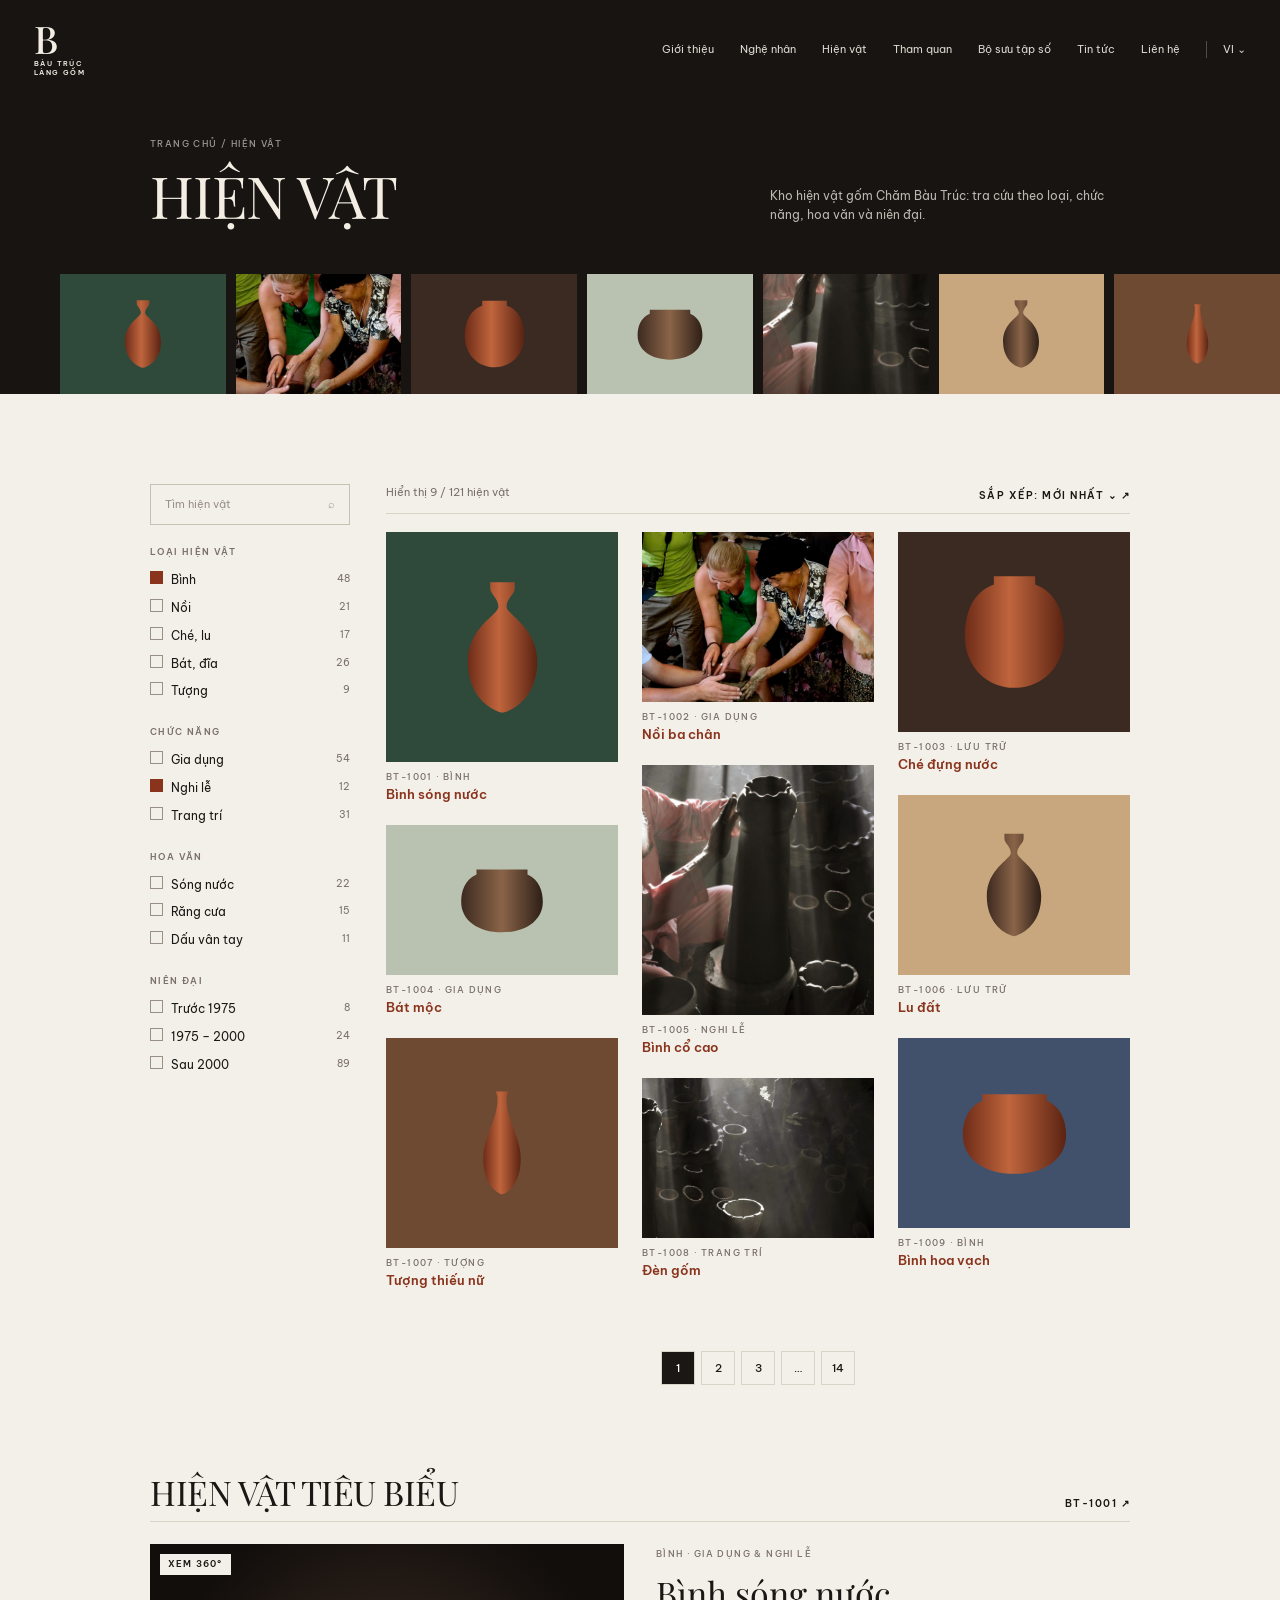
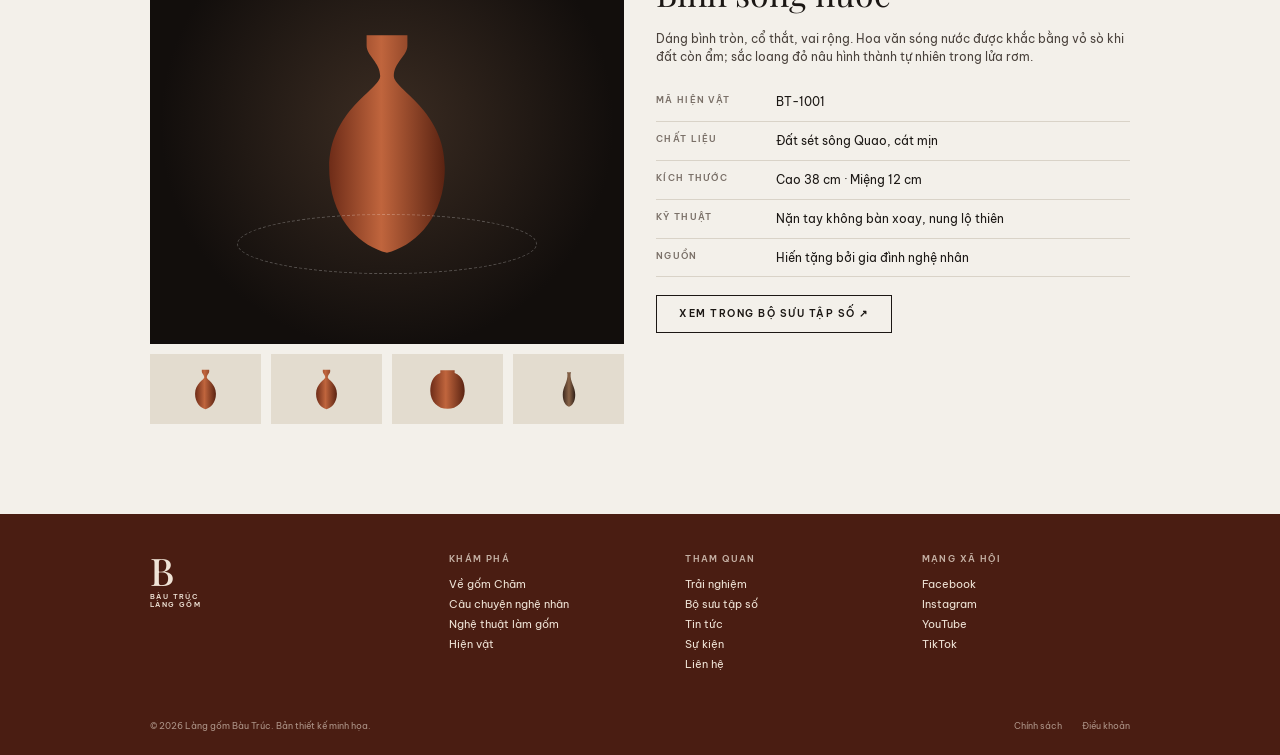
<file: design/subpages/hien-vat.html>
<!doctype html>
<html lang="vi">
<head>
<meta charset="UTF-8">
<meta name="viewport" content="width=device-width,initial-scale=1">
<title>Làng gốm Bàu Trúc</title>
<link rel="preconnect" href="https://fonts.googleapis.com">
<link href="https://fonts.googleapis.com/css2?family=Playfair+Display:wght@400;500&family=Be+Vietnam+Pro:wght@300;400;500;600;700;800&display=swap" rel="stylesheet">
<style>
:root{
  --ink:#1b1714; --paper:#f3f0ea; --line:#d9d3c8; --muted:#7a7068;
  --clay:#a3442b; --clay-dk:#4a1d12; --sand:#e8dccb; --accent:#8a341d;
}
*{box-sizing:border-box;margin:0;padding:0}
body{background:var(--paper);color:var(--ink);font:400 12px/1.55 "Be Vietnam Pro",system-ui,sans-serif}
.wrap{width:1100px;margin:0 auto;padding:0 60px}
.serif{font-family:"Playfair Display",Georgia,serif}
h2{font:400 34px/1 "Playfair Display",Georgia,serif;text-transform:uppercase;letter-spacing:-.5px}
.head{display:flex;justify-content:space-between;align-items:flex-end;border-bottom:1px solid var(--line);padding-bottom:12px;margin-bottom:22px}
.more{font:600 10px/1 "Be Vietnam Pro";letter-spacing:1.5px;text-transform:uppercase}
.more::after{content:" ↗"}
.tag{font:500 8.5px/1.2 "Be Vietnam Pro";letter-spacing:1.4px;text-transform:uppercase;color:var(--muted)}
section{padding:90px 0 0}
.img{background:#3a2a20 center/cover no-repeat}
.a{background-image:url(../../artisan.jpg)} .p{background-image:url(../../pottery.jpg)}

/* HERO */
.hero{background:#171412;color:#f3ede4;padding:0 0 30px;overflow:hidden}
nav{display:flex;justify-content:space-between;align-items:center;padding:22px 34px}
.logo{display:flex;flex-direction:column;align-items:flex-start;line-height:1}
.logo b{font:500 38px/0.9 "Playfair Display",serif}
.logo small{font:600 6.5px/1.3 "Be Vietnam Pro";letter-spacing:1.4px;margin-top:4px}
nav ul{display:flex;gap:26px;list-style:none;font-size:10.5px;opacity:.9}
nav ul li:last-child{border-left:1px solid #5a514a;padding-left:16px}
.hero h1{text-align:center;font:400 64px/1 "Playfair Display",serif;margin-top:20px;letter-spacing:-1px}
.hero .sub{text-align:center;font:400 15px/1 "Be Vietnam Pro";letter-spacing:4px;margin-top:10px;opacity:.85}
.collage{display:flex;align-items:center;justify-content:center;gap:10px;margin-top:-6px;height:330px}
.collage>div{flex:none;box-shadow:0 20px 40px #0008}

/* VISIT */
.visit{display:grid;grid-template-columns:1fr 1fr 1fr 1fr;gap:28px;align-items:end}
.visit .ic{font-size:13px;border-top:1px solid var(--line);padding-top:8px;height:100px}
.visit p{font:500 11px/1.5 "Be Vietnam Pro";text-transform:uppercase;letter-spacing:.4px}
.visit .tag{display:block;margin-top:6px}
.visit .ph{height:150px}

/* EXHIBITIONS */
.ex{display:grid;grid-template-columns:repeat(6,1fr);gap:14px;align-items:start}
.ex .t{width:100%}
.ex h4{font:500 12.5px/1.25 "Be Vietnam Pro";color:var(--accent);margin-top:3px}
.ex .tag{margin-top:8px;display:block}

/* CURRENT */
.cur{display:grid;grid-template-columns:150px 300px 1fr;gap:28px}
.cur h3{font:600 17px/1.2 "Be Vietnam Pro";color:var(--accent);text-transform:uppercase}
.cur .d{font-size:10px;color:var(--muted);margin:6px 0 12px}
.cur p.body{font-size:10.5px;color:#4a423c;max-width:330px}

/* OFFERS */
.off{display:grid;grid-template-columns:150px 300px 1fr;gap:28px;align-items:start}
.off ul{list-style:none;margin-top:-6px}
.off li{font:600 17px/1 "Be Vietnam Pro";text-transform:uppercase;color:var(--accent);padding:9px 0}
.off li.on{background:#e6e0d6;margin:0 -60px 0 -20px;padding:12px 60px 12px 20px;position:relative}
.off li.on span{display:block;font:400 9.5px/1.4 "Be Vietnam Pro";text-transform:none;color:var(--muted);margin-top:6px;max-width:300px}

/* DIGITAL */
.dig{position:relative;height:420px;overflow:hidden}
.dig .bg{position:absolute;inset:0;background-position:50% 35%;filter:sepia(.35) saturate(1.2)}
.dig .bg::after{content:"";position:absolute;inset:0;background:radial-gradient(ellipse at 62% 30%,#0009,transparent 45%),linear-gradient(transparent 40%,#0008)}
.dig .c{position:absolute;left:68%;top:30%;transform:translate(-50%,-50%);color:#fff;text-align:center;font-size:12px;line-height:1.4}
.dig .c b{display:block;margin-top:8px;letter-spacing:1.5px;font-size:10px}
.dig h2{position:absolute;bottom:10px;left:0;right:0;text-align:center;color:#fff;font:800 92px/1 "Be Vietnam Pro";letter-spacing:-2px;white-space:nowrap}

/* ABOUT */
.ab{display:grid;grid-template-columns:1fr 1fr;gap:28px}
.ab .lead{font:600 14px/1.35 "Be Vietnam Pro";text-transform:uppercase;color:var(--accent)}
.ab .lead.r{grid-column:2}
.ab p.body{font-size:10.5px;color:#4a423c;column-count:1}
.ab-imgs{display:grid;grid-template-columns:1fr 1fr 1fr 1fr;gap:16px;margin-top:40px;align-items:start}

/* PRESS */
.pr{border-top:1px solid var(--line)}
.row{display:grid;grid-template-columns:230px 140px 1fr 30px;gap:30px;padding:16px 0;border-bottom:1px solid var(--line);align-items:start}
.row.on{background:#e6e0d6;margin:0 -60px;padding:18px 60px}
.row h5{font:500 13px/1.3 "Be Vietnam Pro";color:var(--accent)}
.row .d{font-size:9.5px;color:var(--muted);margin-top:4px}
.row p{font-size:9.5px;color:#7d746c;max-width:380px}
.row .arr{text-align:right;color:#b8afa5}
.row.on .arr{color:var(--ink)}

footer{background:var(--clay-dk);color:#efe3d6;margin-top:90px;padding:40px 0 22px}
.fg{display:grid;grid-template-columns:1.3fr 1fr 1fr 1fr;gap:28px}
footer h6{font:600 9px/1 "Be Vietnam Pro";letter-spacing:1.4px;margin-bottom:12px;opacity:.75}
footer li{list-style:none;font-size:10.5px;line-height:1.9}
.fb{display:flex;justify-content:space-between;font-size:9px;opacity:.6;margin-top:44px}
.fb span{margin-left:20px}

.facts4{display:grid;grid-template-columns:repeat(4,1fr);gap:28px;margin-top:44px}
.facts4 div{border-top:1px solid var(--line);padding-top:12px}
.facts4 b{display:block;font:400 30px/1 "Playfair Display",serif;color:var(--accent)}
.facts4 span{font:500 10px/1.4 "Be Vietnam Pro";text-transform:uppercase;letter-spacing:.8px}
.story{display:grid;grid-template-columns:300px 1fr;gap:40px}
.story blockquote{font:400 24px/1.3 "Playfair Display",serif;margin-bottom:18px}
.story .who{font:600 11px/1 "Be Vietnam Pro";letter-spacing:1.4px;text-transform:uppercase;color:var(--accent)}
.thumbs{display:flex;gap:12px;margin-top:26px}
.steps{display:grid;grid-template-columns:repeat(5,1fr);gap:14px}
.steps .n{font:400 40px/1 "Playfair Display",serif;color:var(--accent);margin:14px 0 6px}
.steps h4{font:600 12px/1.3 "Be Vietnam Pro";text-transform:uppercase;margin-bottom:6px}
.steps p{font-size:10px;color:#5a514a}
.ev{display:grid;grid-template-columns:repeat(3,1fr);gap:24px}
.ev .card{border-top:2px solid var(--ink);padding-top:14px}
.ev .day{font:400 56px/1 "Playfair Display",serif}
.ev .mon{font:600 10px/1 "Be Vietnam Pro";letter-spacing:1.4px;text-transform:uppercase;color:var(--muted);margin:4px 0 14px}
.ev h4{font:600 15px/1.3 "Be Vietnam Pro";color:var(--accent);margin-bottom:6px}
.ev p{font-size:10.5px;color:#5a514a}
.ev .ph{height:150px;margin-top:16px}
.ct{display:grid;grid-template-columns:1fr 1fr;gap:40px}
.ct dl div{display:grid;grid-template-columns:110px 1fr;border-bottom:1px solid var(--line);padding:12px 0;font-size:12px}
.ct dt{font:600 9px/1.6 "Be Vietnam Pro";letter-spacing:1.4px;text-transform:uppercase;color:var(--muted)}
.field{border-bottom:1px solid #b9b0a5;padding:14px 0 8px;font-size:11px;color:#9a9087}
.btn{display:inline-block;margin-top:22px;background:var(--accent);color:#fff;font:600 10px/1 "Be Vietnam Pro";letter-spacing:1.5px;padding:14px 26px}
.map{height:200px;margin-top:24px;background:#e3dccf;position:relative;overflow:hidden}

.sub-hero{background:#171412;color:#f3ede4;padding-bottom:0;position:relative;overflow:hidden}
.sub-hero .in{padding:40px 60px 50px;width:1100px;margin:0 auto;display:grid;grid-template-columns:1fr 360px;gap:40px;align-items:end}
.crumb{font:500 9px/1 "Be Vietnam Pro";letter-spacing:1.4px;text-transform:uppercase;opacity:.6;margin-bottom:18px}
.sub-hero h1{font:400 58px/1 "Playfair Display",serif;letter-spacing:-1px;text-transform:uppercase}
.sub-hero p{font-size:12px;opacity:.75;line-height:1.6}
.sub-hero .strip{display:flex;gap:10px;height:120px;padding:0 0 0 60px}
.sub-hero .strip>div{flex:1}
.tabs{display:flex;gap:8px;flex-wrap:wrap;margin-bottom:26px}
.tabs span{border:1px solid #c9c0b4;padding:8px 14px;font:500 10px/1 "Be Vietnam Pro";letter-spacing:.6px;text-transform:uppercase}
.tabs span.on{background:var(--ink);color:#fff;border-color:var(--ink)}
.g4{display:grid;grid-template-columns:repeat(4,1fr);gap:22px}
.g3{display:grid;grid-template-columns:repeat(3,1fr);gap:24px}
.g2{display:grid;grid-template-columns:1fr 1fr;gap:32px}
.card h4{font:600 13px/1.3 "Be Vietnam Pro";color:var(--accent);margin-top:4px}
.card .tag{display:block;margin-top:10px}
.card p{font-size:10.5px;color:#5a514a;margin-top:4px}
.meta{display:flex;justify-content:space-between;font-size:9.5px;color:var(--muted);margin-top:8px;border-top:1px solid var(--line);padding-top:8px}
.badge{position:absolute;top:10px;left:10px;background:#f3f0ea;color:var(--ink);font:600 8.5px/1 "Be Vietnam Pro";letter-spacing:1.2px;padding:6px 8px;text-transform:uppercase}
.badge.dk{background:var(--accent);color:#fff}
.rel{position:relative}
.big{font:400 26px/1.2 "Playfair Display",serif}
.cta{background:var(--accent);color:#f6ece2;padding:46px 50px;display:grid;grid-template-columns:1fr auto;align-items:center;gap:30px}
.cta h3{font:400 34px/1.1 "Playfair Display",serif;text-transform:uppercase}
.cta .btn{background:#f3f0ea;color:var(--ink);margin:0}
.btnl{display:inline-block;border:1px solid var(--ink);font:600 10px/1 "Be Vietnam Pro";letter-spacing:1.5px;padding:13px 22px;margin-top:18px}
.spec div{display:grid;grid-template-columns:120px 1fr;border-bottom:1px solid var(--line);padding:10px 0;font-size:11.5px}
.spec dt{font:600 9px/1.6 "Be Vietnam Pro";letter-spacing:1.3px;text-transform:uppercase;color:var(--muted)}
.tl{border-left:1px solid var(--line);margin-left:6px}
.tl div{position:relative;padding:0 0 18px 22px}
.tl div::before{content:"";position:absolute;left:-5px;top:3px;width:9px;height:9px;border-radius:50%;background:var(--accent)}
.tl b{font:400 20px/1 "Playfair Display",serif;display:block;margin-bottom:4px}
.tl span{font-size:11px;color:#4a423c}
.pager{display:flex;gap:6px;justify-content:center;margin-top:40px;font:500 11px/1 "Be Vietnam Pro"}
.pager span{width:34px;height:34px;display:grid;place-items:center;border:1px solid var(--line)}
.pager span.on{background:var(--ink);color:#fff}
.side{display:grid;grid-template-columns:200px 1fr;gap:36px}
.filter h6{font:600 9px/1 "Be Vietnam Pro";letter-spacing:1.4px;text-transform:uppercase;color:var(--muted);margin:22px 0 10px}
.filter label{display:flex;justify-content:space-between;font-size:11.5px;padding:5px 0}
.filter label::before{content:"";width:11px;height:11px;border:1px solid #9a9087;margin-right:8px;flex:none}
.filter label.on::before{background:var(--accent);border-color:var(--accent)}
.filter label i{margin-left:auto;font-style:normal;color:var(--muted);font-size:10px}
.search{border:1px solid #c9c0b4;padding:11px 14px;font-size:11px;color:#9a9087;display:flex;justify-content:space-between}
.tour{border:1px solid var(--line);background:#f7f5f0}
.tour .b{padding:20px}
.tour h4{font:400 22px/1.15 "Playfair Display",serif;margin:8px 0}
.tour ol{list-style:none;margin:14px 0;border-top:1px solid var(--line)}
.tour li{display:grid;grid-template-columns:52px 1fr;font-size:10.5px;padding:7px 0;border-bottom:1px solid var(--line)}
.tour li b{color:var(--accent);font-weight:600}
.price{display:flex;justify-content:space-between;align-items:end;margin-top:12px}
.price b{font:400 24px/1 "Playfair Display",serif}
.price small{font-size:9.5px;color:var(--muted)}
.mini{font:600 9px/1 "Be Vietnam Pro";letter-spacing:1.4px;text-transform:uppercase;background:var(--ink);color:#fff;padding:11px 16px}
.cal{display:grid;grid-template-columns:repeat(7,1fr);border-top:1px solid var(--line);border-left:1px solid var(--line)}
.cal div{border-right:1px solid var(--line);border-bottom:1px solid var(--line);height:64px;padding:6px 8px;font-size:10.5px}
.cal .h{height:auto;font:600 9px/1 "Be Vietnam Pro";letter-spacing:1.2px;color:var(--muted);padding:8px}
.cal .e{background:#efe4d8}
.cal .e i{display:block;font-style:normal;font-size:8.5px;color:var(--accent);font-weight:600;margin-top:6px;line-height:1.25}
.cal .m{color:#c5bdb2}
.qa div{border-top:1px solid var(--line);padding:16px 0;display:flex;justify-content:space-between;font:500 13px/1.3 "Be Vietnam Pro"}
.qa div:last-child{border-bottom:1px solid var(--line)}
.prof{display:grid;grid-template-columns:380px 1fr;gap:50px}
.stat{display:grid;grid-template-columns:repeat(3,1fr);gap:20px;margin:26px 0}
.stat b{display:block;font:400 34px/1 "Playfair Display",serif;color:var(--accent)}
.stat span{font:500 9.5px/1.4 "Be Vietnam Pro";letter-spacing:.8px;text-transform:uppercase}
.award{display:grid;grid-template-columns:60px 1fr auto;gap:16px;border-top:1px solid var(--line);padding:14px 0;align-items:center}
.award .ic{width:52px;height:52px;border-radius:50%;border:1px solid var(--accent);display:grid;place-items:center;color:var(--accent);font:400 18px "Playfair Display"}
.award h5{font:600 12.5px/1.3 "Be Vietnam Pro"}
.award p{font-size:10px;color:var(--muted)}
.viewer360{height:430px;position:relative;background:radial-gradient(circle at 50% 45%,#3b2c22,#120e0c 70%);display:grid;place-items:center}
.viewer360 .ctrl{position:absolute;bottom:16px;left:50%;transform:translateX(-50%);display:flex;gap:8px}
.viewer360 .ctrl span{white-space:nowrap;background:#ffffff1a;color:#fff;font:500 9.5px/1 "Be Vietnam Pro";padding:9px 14px;letter-spacing:1px}
.ring{position:absolute;width:300px;height:60px;border:1px dashed #ffffff40;border-radius:50%;bottom:70px}
</style></head><body><!-- SVG pottery defs -->
<svg width="0" height="0" style="position:absolute">
  <defs>
    <linearGradient id="clay" x1="0" x2="1"><stop offset="0" stop-color="#6e2c18"/><stop offset=".45" stop-color="#c0653d"/><stop offset="1" stop-color="#5a2312"/></linearGradient>
    <linearGradient id="clay2" x1="0" x2="1"><stop offset="0" stop-color="#3d2a20"/><stop offset=".5" stop-color="#8a6448"/><stop offset="1" stop-color="#2e1f17"/></linearGradient>
    <symbol id="vase1" viewBox="0 0 100 140"><path d="M38 6h24v6c0 6-8 10-8 18 0 8 30 20 30 54 0 30-18 46-34 50-16-4-34-20-34-50 0-34 30-46 30-54 0-8-8-12-8-18z"/></symbol>
    <symbol id="vase2" viewBox="0 0 100 140"><path d="M42 4h16l-2 6c-2 30 18 50 18 80 0 28-12 42-24 46-12-4-24-18-24-46 0-30 20-50 18-80z"/></symbol>
    <symbol id="bowl" viewBox="0 0 100 60"><path d="M4 8h92c0 28-20 46-46 46S4 36 4 8z"/></symbol>
    <symbol id="jar" viewBox="0 0 100 120"><path d="M30 6h40v8c22 8 28 30 28 50 0 30-22 50-48 50S2 94 2 64c0-20 6-42 28-50z"/></symbol>
  <symbol id="pot" viewBox="0 0 100 80"><path d="M20 4h60v6c14 6 18 20 18 32 0 22-20 36-48 36S2 64 2 42c0-12 4-26 18-32z"/></symbol></defs>
</svg>

<header class="sub-hero"><nav>
    <div class="logo"><b>B</b><small>BÀU TRÚC<br>LÀNG GỐM</small></div>
    <ul><li>Giới thiệu</li><li>Nghệ nhân</li><li>Hiện vật</li><li>Tham quan</li><li>Bộ sưu tập số</li><li>Tin tức</li><li>Liên hệ</li><li>VI ⌄</li></ul>
  </nav><div class="in"><div><div class="crumb">Trang chủ / Hiện vật</div><h1>Hiện vật</h1></div><p>Kho hiện vật gốm Chăm Bàu Trúc: tra cứu theo loại, chức năng, hoa văn và niên đại.</p></div><div class="strip"><div style="height:120px;background:#2f4a3a;display:grid;place-items:center"><svg width="54" height="74"><use href="#vase1" fill="url(#clay)" width="54" height="74"/></svg></div><div class="img p" style="height:120px;background-position:45% 60%;background-size:auto 380px;"></div><div style="height:120px;background:#3b2a22;display:grid;place-items:center"><svg width="63" height="74"><use href="#jar" fill="url(#clay)" width="63" height="74"/></svg></div><div style="height:120px;background:#b9c2b0;display:grid;place-items:center"><svg width="70" height="54"><use href="#pot" fill="url(#clay2)" width="70" height="54"/></svg></div><div class="img a" style="height:120px;background-position:55% 40%;background-size:auto 520px;"></div><div style="height:120px;background:#c8a77f;display:grid;place-items:center"><svg width="54" height="74"><use href="#vase1" fill="url(#clay2)" width="54" height="74"/></svg></div><div style="height:120px;background:#6f4a33;display:grid;place-items:center"><svg width="45" height="74"><use href="#vase2" fill="url(#clay)" width="45" height="74"/></svg></div></div></header><main class="wrap">
<section><div class="side"><div class="filter"><div class="search"><span>Tìm hiện vật</span><span>⌕</span></div>
<h6>Loại hiện vật</h6><label class="on">Bình<i>48</i></label><label>Nồi<i>21</i></label><label>Ché, lu<i>17</i></label><label>Bát, đĩa<i>26</i></label><label>Tượng<i>9</i></label>
<h6>Chức năng</h6><label>Gia dụng<i>54</i></label><label class="on">Nghi lễ<i>12</i></label><label>Trang trí<i>31</i></label>
<h6>Hoa văn</h6><label>Sóng nước<i>22</i></label><label>Răng cưa<i>15</i></label><label>Dấu vân tay<i>11</i></label>
<h6>Niên đại</h6><label>Trước 1975<i>8</i></label><label>1975 – 2000<i>24</i></label><label>Sau 2000<i>89</i></label></div>
<div><div class="head" style="margin-bottom:18px"><span style="font-size:11px;color:var(--muted)">Hiển thị 9 / 121 hiện vật</span><span class="more">Sắp xếp: Mới nhất ⌄</span></div><div class="g3" style="align-items:start"><div><div style="margin-bottom:22px"><div class="card"><div style="height:230px;background:#2f4a3a;display:grid;place-items:center"><svg width="103" height="143"><use href="#vase1" fill="url(#clay)" width="103" height="143"/></svg></div><span class="tag">BT-1001 · Bình</span><h4>Bình sóng nước</h4></div></div><div style="margin-bottom:22px"><div class="card"><div style="height:150px;background:#b9c2b0;display:grid;place-items:center"><svg width="88" height="68"><use href="#pot" fill="url(#clay2)" width="88" height="68"/></svg></div><span class="tag">BT-1004 · Gia dụng</span><h4>Bát mộc</h4></div></div><div style="margin-bottom:22px"><div class="card"><div style="height:210px;background:#6f4a33;display:grid;place-items:center"><svg width="78" height="130"><use href="#vase2" fill="url(#clay)" width="78" height="130"/></svg></div><span class="tag">BT-1007 · Tượng</span><h4>Tượng thiếu nữ</h4></div></div></div><div><div style="margin-bottom:22px"><div class="card"><div class="img p" style="height:170px;background-position:45% 60%;background-size:auto 380px;"></div><span class="tag">BT-1002 · Gia dụng</span><h4>Nồi ba chân</h4></div></div><div style="margin-bottom:22px"><div class="card"><div class="img a" style="height:250px;background-position:55% 40%;background-size:auto 520px;"></div><span class="tag">BT-1005 · Nghi lễ</span><h4>Bình cổ cao</h4></div></div><div style="margin-bottom:22px"><div class="card"><div class="img a" style="height:160px;background-position:90% 30%;background-size:auto 400px;"></div><span class="tag">BT-1008 · Trang trí</span><h4>Đèn gốm</h4></div></div></div><div><div style="margin-bottom:22px"><div class="card"><div style="height:200px;background:#3b2a22;display:grid;place-items:center"><svg width="105" height="124"><use href="#jar" fill="url(#clay)" width="105" height="124"/></svg></div><span class="tag">BT-1003 · Lưu trữ</span><h4>Ché đựng nước</h4></div></div><div style="margin-bottom:22px"><div class="card"><div style="height:180px;background:#c8a77f;display:grid;place-items:center"><svg width="80" height="112"><use href="#vase1" fill="url(#clay2)" width="80" height="112"/></svg></div><span class="tag">BT-1006 · Lưu trữ</span><h4>Lu đất</h4></div></div><div style="margin-bottom:22px"><div class="card"><div style="height:190px;background:#41506b;display:grid;place-items:center"><svg width="111" height="86"><use href="#pot" fill="url(#clay)" width="111" height="86"/></svg></div><span class="tag">BT-1009 · Bình</span><h4>Bình hoa vạch</h4></div></div></div></div><div class="pager"><span class="on">1</span><span>2</span><span>3</span><span>…</span><span>14</span></div></div></div></section>
<section><div class="head"><h2>Hiện vật tiêu biểu</h2><span class="more">BT-1001</span></div><div class="g2" style="grid-template-columns:1fr 1fr">
<div><div class="viewer360" style="height:400px"><span class="badge">Xem 360°</span><div class="ring"></div><svg width="170" height="240"><use href="#vase1" fill="url(#clay)" width="170" height="240"/></svg></div><div style="display:flex;gap:10px;margin-top:10px"><div style="flex:1"><div style="height:70px;background:#e3dccf;display:grid;place-items:center"><svg width="31" height="43"><use href="#vase1" fill="url(#clay)" width="31" height="43"/></svg></div></div><div style="flex:1"><div style="height:70px;background:#e3dccf;display:grid;place-items:center"><svg width="31" height="43"><use href="#vase1" fill="url(#clay)" width="31" height="43"/></svg></div></div><div style="flex:1"><div style="height:70px;background:#e3dccf;display:grid;place-items:center"><svg width="37" height="43"><use href="#jar" fill="url(#clay)" width="37" height="43"/></svg></div></div><div style="flex:1"><div style="height:70px;background:#e3dccf;display:grid;place-items:center"><svg width="26" height="43"><use href="#vase2" fill="url(#clay2)" width="26" height="43"/></svg></div></div></div></div>
<div><span class="tag">Bình · Gia dụng & nghi lễ</span><div class="big" style="font-size:34px;margin:10px 0 16px">Bình sóng nước</div><p style="font-size:11.5px;color:#4a423c;margin-bottom:18px">Dáng bình tròn, cổ thắt, vai rộng. Hoa văn sóng nước được khắc bằng vỏ sò khi đất còn ẩm; sắc loang đỏ nâu hình thành tự nhiên trong lửa rơm.</p>
<dl class="spec"><div><dt>Mã hiện vật</dt><dd>BT-1001</dd></div><div><dt>Chất liệu</dt><dd>Đất sét sông Quao, cát mịn</dd></div><div><dt>Kích thước</dt><dd>Cao 38 cm · Miệng 12 cm</dd></div><div><dt>Kỹ thuật</dt><dd>Nặn tay không bàn xoay, nung lộ thiên</dd></div><div><dt>Nguồn</dt><dd>Hiến tặng bởi gia đình nghệ nhân</dd></div></dl><span class="btnl">XEM TRONG BỘ SƯU TẬP SỐ ↗</span></div></div></section></main><footer><div class="wrap"><div class="fg">
<div class="logo"><b>B</b><small>BÀU TRÚC<br>LÀNG GỐM</small></div>
<div><h6>KHÁM PHÁ</h6><ul><li>Về gốm Chăm</li><li>Câu chuyện nghệ nhân</li><li>Nghệ thuật làm gốm</li><li>Hiện vật</li></ul></div>
<div><h6>THAM QUAN</h6><ul><li>Trải nghiệm</li><li>Bộ sưu tập số</li><li>Tin tức</li><li>Sự kiện</li><li>Liên hệ</li></ul></div>
<div><h6>MẠNG XÃ HỘI</h6><ul><li>Facebook</li><li>Instagram</li><li>YouTube</li><li>TikTok</li></ul></div>
</div><div class="fb"><div>© 2026 Làng gốm Bàu Trúc. Bản thiết kế minh họa.</div><div><span>Chính sách</span><span>Điều khoản</span></div></div></div></footer>
</body></html>
</file>
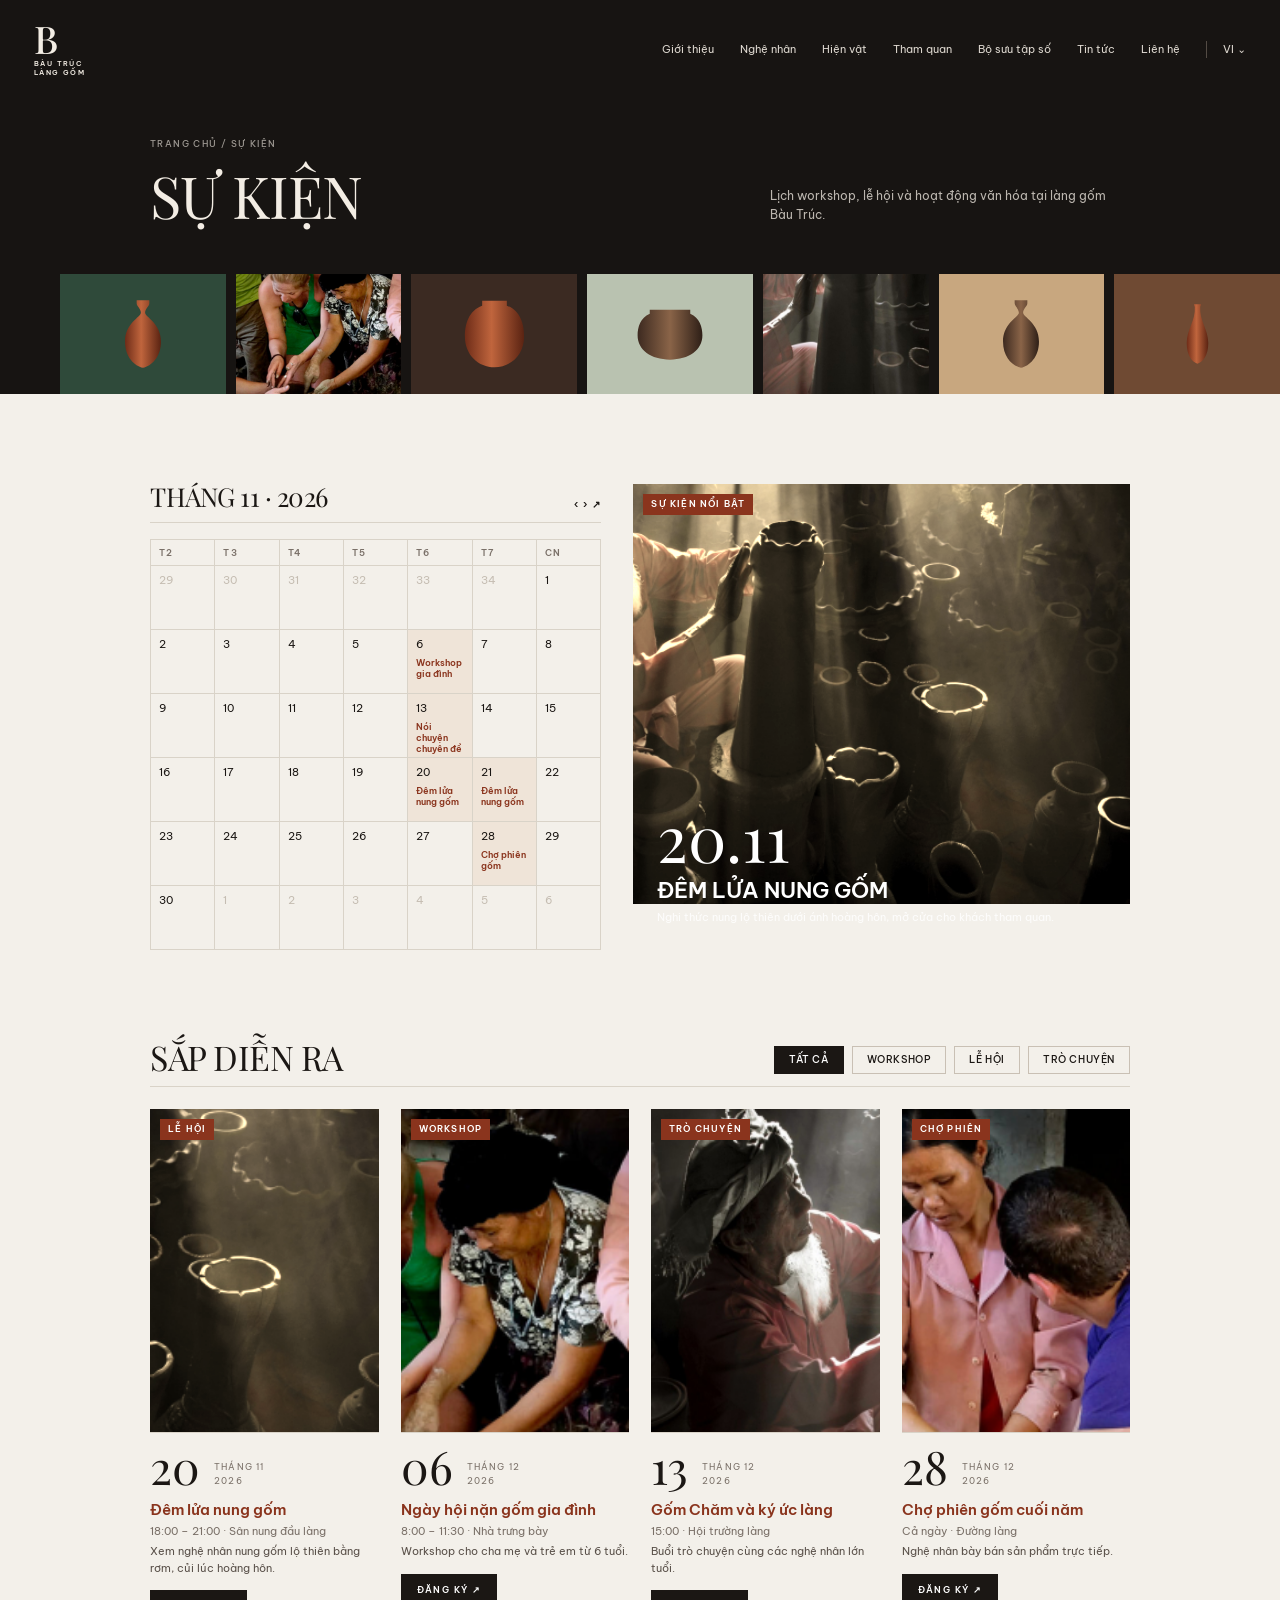
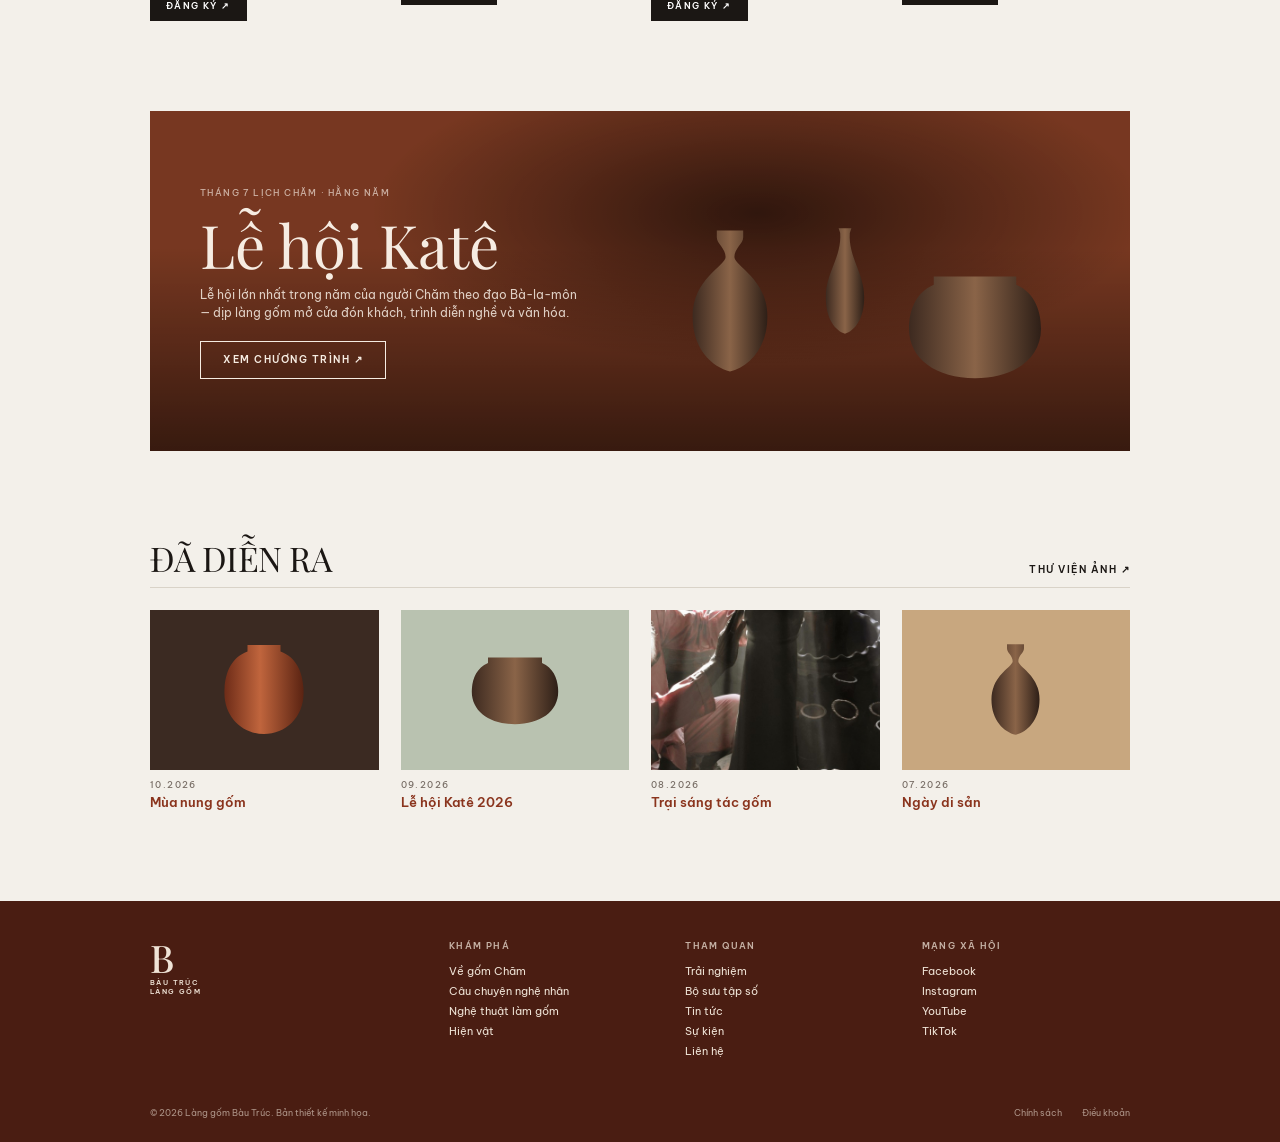
<file: design/subpages/su-kien.html>
<!doctype html>
<html lang="vi">
<head>
<meta charset="UTF-8">
<meta name="viewport" content="width=device-width,initial-scale=1">
<title>Làng gốm Bàu Trúc</title>
<link rel="preconnect" href="https://fonts.googleapis.com">
<link href="https://fonts.googleapis.com/css2?family=Playfair+Display:wght@400;500&family=Be+Vietnam+Pro:wght@300;400;500;600;700;800&display=swap" rel="stylesheet">
<style>
:root{
  --ink:#1b1714; --paper:#f3f0ea; --line:#d9d3c8; --muted:#7a7068;
  --clay:#a3442b; --clay-dk:#4a1d12; --sand:#e8dccb; --accent:#8a341d;
}
*{box-sizing:border-box;margin:0;padding:0}
body{background:var(--paper);color:var(--ink);font:400 12px/1.55 "Be Vietnam Pro",system-ui,sans-serif}
.wrap{width:1100px;margin:0 auto;padding:0 60px}
.serif{font-family:"Playfair Display",Georgia,serif}
h2{font:400 34px/1 "Playfair Display",Georgia,serif;text-transform:uppercase;letter-spacing:-.5px}
.head{display:flex;justify-content:space-between;align-items:flex-end;border-bottom:1px solid var(--line);padding-bottom:12px;margin-bottom:22px}
.more{font:600 10px/1 "Be Vietnam Pro";letter-spacing:1.5px;text-transform:uppercase}
.more::after{content:" ↗"}
.tag{font:500 8.5px/1.2 "Be Vietnam Pro";letter-spacing:1.4px;text-transform:uppercase;color:var(--muted)}
section{padding:90px 0 0}
.img{background:#3a2a20 center/cover no-repeat}
.a{background-image:url(../../artisan.jpg)} .p{background-image:url(../../pottery.jpg)}

/* HERO */
.hero{background:#171412;color:#f3ede4;padding:0 0 30px;overflow:hidden}
nav{display:flex;justify-content:space-between;align-items:center;padding:22px 34px}
.logo{display:flex;flex-direction:column;align-items:flex-start;line-height:1}
.logo b{font:500 38px/0.9 "Playfair Display",serif}
.logo small{font:600 6.5px/1.3 "Be Vietnam Pro";letter-spacing:1.4px;margin-top:4px}
nav ul{display:flex;gap:26px;list-style:none;font-size:10.5px;opacity:.9}
nav ul li:last-child{border-left:1px solid #5a514a;padding-left:16px}
.hero h1{text-align:center;font:400 64px/1 "Playfair Display",serif;margin-top:20px;letter-spacing:-1px}
.hero .sub{text-align:center;font:400 15px/1 "Be Vietnam Pro";letter-spacing:4px;margin-top:10px;opacity:.85}
.collage{display:flex;align-items:center;justify-content:center;gap:10px;margin-top:-6px;height:330px}
.collage>div{flex:none;box-shadow:0 20px 40px #0008}

/* VISIT */
.visit{display:grid;grid-template-columns:1fr 1fr 1fr 1fr;gap:28px;align-items:end}
.visit .ic{font-size:13px;border-top:1px solid var(--line);padding-top:8px;height:100px}
.visit p{font:500 11px/1.5 "Be Vietnam Pro";text-transform:uppercase;letter-spacing:.4px}
.visit .tag{display:block;margin-top:6px}
.visit .ph{height:150px}

/* EXHIBITIONS */
.ex{display:grid;grid-template-columns:repeat(6,1fr);gap:14px;align-items:start}
.ex .t{width:100%}
.ex h4{font:500 12.5px/1.25 "Be Vietnam Pro";color:var(--accent);margin-top:3px}
.ex .tag{margin-top:8px;display:block}

/* CURRENT */
.cur{display:grid;grid-template-columns:150px 300px 1fr;gap:28px}
.cur h3{font:600 17px/1.2 "Be Vietnam Pro";color:var(--accent);text-transform:uppercase}
.cur .d{font-size:10px;color:var(--muted);margin:6px 0 12px}
.cur p.body{font-size:10.5px;color:#4a423c;max-width:330px}

/* OFFERS */
.off{display:grid;grid-template-columns:150px 300px 1fr;gap:28px;align-items:start}
.off ul{list-style:none;margin-top:-6px}
.off li{font:600 17px/1 "Be Vietnam Pro";text-transform:uppercase;color:var(--accent);padding:9px 0}
.off li.on{background:#e6e0d6;margin:0 -60px 0 -20px;padding:12px 60px 12px 20px;position:relative}
.off li.on span{display:block;font:400 9.5px/1.4 "Be Vietnam Pro";text-transform:none;color:var(--muted);margin-top:6px;max-width:300px}

/* DIGITAL */
.dig{position:relative;height:420px;overflow:hidden}
.dig .bg{position:absolute;inset:0;background-position:50% 35%;filter:sepia(.35) saturate(1.2)}
.dig .bg::after{content:"";position:absolute;inset:0;background:radial-gradient(ellipse at 62% 30%,#0009,transparent 45%),linear-gradient(transparent 40%,#0008)}
.dig .c{position:absolute;left:68%;top:30%;transform:translate(-50%,-50%);color:#fff;text-align:center;font-size:12px;line-height:1.4}
.dig .c b{display:block;margin-top:8px;letter-spacing:1.5px;font-size:10px}
.dig h2{position:absolute;bottom:10px;left:0;right:0;text-align:center;color:#fff;font:800 92px/1 "Be Vietnam Pro";letter-spacing:-2px;white-space:nowrap}

/* ABOUT */
.ab{display:grid;grid-template-columns:1fr 1fr;gap:28px}
.ab .lead{font:600 14px/1.35 "Be Vietnam Pro";text-transform:uppercase;color:var(--accent)}
.ab .lead.r{grid-column:2}
.ab p.body{font-size:10.5px;color:#4a423c;column-count:1}
.ab-imgs{display:grid;grid-template-columns:1fr 1fr 1fr 1fr;gap:16px;margin-top:40px;align-items:start}

/* PRESS */
.pr{border-top:1px solid var(--line)}
.row{display:grid;grid-template-columns:230px 140px 1fr 30px;gap:30px;padding:16px 0;border-bottom:1px solid var(--line);align-items:start}
.row.on{background:#e6e0d6;margin:0 -60px;padding:18px 60px}
.row h5{font:500 13px/1.3 "Be Vietnam Pro";color:var(--accent)}
.row .d{font-size:9.5px;color:var(--muted);margin-top:4px}
.row p{font-size:9.5px;color:#7d746c;max-width:380px}
.row .arr{text-align:right;color:#b8afa5}
.row.on .arr{color:var(--ink)}

footer{background:var(--clay-dk);color:#efe3d6;margin-top:90px;padding:40px 0 22px}
.fg{display:grid;grid-template-columns:1.3fr 1fr 1fr 1fr;gap:28px}
footer h6{font:600 9px/1 "Be Vietnam Pro";letter-spacing:1.4px;margin-bottom:12px;opacity:.75}
footer li{list-style:none;font-size:10.5px;line-height:1.9}
.fb{display:flex;justify-content:space-between;font-size:9px;opacity:.6;margin-top:44px}
.fb span{margin-left:20px}

.facts4{display:grid;grid-template-columns:repeat(4,1fr);gap:28px;margin-top:44px}
.facts4 div{border-top:1px solid var(--line);padding-top:12px}
.facts4 b{display:block;font:400 30px/1 "Playfair Display",serif;color:var(--accent)}
.facts4 span{font:500 10px/1.4 "Be Vietnam Pro";text-transform:uppercase;letter-spacing:.8px}
.story{display:grid;grid-template-columns:300px 1fr;gap:40px}
.story blockquote{font:400 24px/1.3 "Playfair Display",serif;margin-bottom:18px}
.story .who{font:600 11px/1 "Be Vietnam Pro";letter-spacing:1.4px;text-transform:uppercase;color:var(--accent)}
.thumbs{display:flex;gap:12px;margin-top:26px}
.steps{display:grid;grid-template-columns:repeat(5,1fr);gap:14px}
.steps .n{font:400 40px/1 "Playfair Display",serif;color:var(--accent);margin:14px 0 6px}
.steps h4{font:600 12px/1.3 "Be Vietnam Pro";text-transform:uppercase;margin-bottom:6px}
.steps p{font-size:10px;color:#5a514a}
.ev{display:grid;grid-template-columns:repeat(3,1fr);gap:24px}
.ev .card{border-top:2px solid var(--ink);padding-top:14px}
.ev .day{font:400 56px/1 "Playfair Display",serif}
.ev .mon{font:600 10px/1 "Be Vietnam Pro";letter-spacing:1.4px;text-transform:uppercase;color:var(--muted);margin:4px 0 14px}
.ev h4{font:600 15px/1.3 "Be Vietnam Pro";color:var(--accent);margin-bottom:6px}
.ev p{font-size:10.5px;color:#5a514a}
.ev .ph{height:150px;margin-top:16px}
.ct{display:grid;grid-template-columns:1fr 1fr;gap:40px}
.ct dl div{display:grid;grid-template-columns:110px 1fr;border-bottom:1px solid var(--line);padding:12px 0;font-size:12px}
.ct dt{font:600 9px/1.6 "Be Vietnam Pro";letter-spacing:1.4px;text-transform:uppercase;color:var(--muted)}
.field{border-bottom:1px solid #b9b0a5;padding:14px 0 8px;font-size:11px;color:#9a9087}
.btn{display:inline-block;margin-top:22px;background:var(--accent);color:#fff;font:600 10px/1 "Be Vietnam Pro";letter-spacing:1.5px;padding:14px 26px}
.map{height:200px;margin-top:24px;background:#e3dccf;position:relative;overflow:hidden}

.sub-hero{background:#171412;color:#f3ede4;padding-bottom:0;position:relative;overflow:hidden}
.sub-hero .in{padding:40px 60px 50px;width:1100px;margin:0 auto;display:grid;grid-template-columns:1fr 360px;gap:40px;align-items:end}
.crumb{font:500 9px/1 "Be Vietnam Pro";letter-spacing:1.4px;text-transform:uppercase;opacity:.6;margin-bottom:18px}
.sub-hero h1{font:400 58px/1 "Playfair Display",serif;letter-spacing:-1px;text-transform:uppercase}
.sub-hero p{font-size:12px;opacity:.75;line-height:1.6}
.sub-hero .strip{display:flex;gap:10px;height:120px;padding:0 0 0 60px}
.sub-hero .strip>div{flex:1}
.tabs{display:flex;gap:8px;flex-wrap:wrap;margin-bottom:26px}
.tabs span{border:1px solid #c9c0b4;padding:8px 14px;font:500 10px/1 "Be Vietnam Pro";letter-spacing:.6px;text-transform:uppercase}
.tabs span.on{background:var(--ink);color:#fff;border-color:var(--ink)}
.g4{display:grid;grid-template-columns:repeat(4,1fr);gap:22px}
.g3{display:grid;grid-template-columns:repeat(3,1fr);gap:24px}
.g2{display:grid;grid-template-columns:1fr 1fr;gap:32px}
.card h4{font:600 13px/1.3 "Be Vietnam Pro";color:var(--accent);margin-top:4px}
.card .tag{display:block;margin-top:10px}
.card p{font-size:10.5px;color:#5a514a;margin-top:4px}
.meta{display:flex;justify-content:space-between;font-size:9.5px;color:var(--muted);margin-top:8px;border-top:1px solid var(--line);padding-top:8px}
.badge{position:absolute;top:10px;left:10px;background:#f3f0ea;color:var(--ink);font:600 8.5px/1 "Be Vietnam Pro";letter-spacing:1.2px;padding:6px 8px;text-transform:uppercase}
.badge.dk{background:var(--accent);color:#fff}
.rel{position:relative}
.big{font:400 26px/1.2 "Playfair Display",serif}
.cta{background:var(--accent);color:#f6ece2;padding:46px 50px;display:grid;grid-template-columns:1fr auto;align-items:center;gap:30px}
.cta h3{font:400 34px/1.1 "Playfair Display",serif;text-transform:uppercase}
.cta .btn{background:#f3f0ea;color:var(--ink);margin:0}
.btnl{display:inline-block;border:1px solid var(--ink);font:600 10px/1 "Be Vietnam Pro";letter-spacing:1.5px;padding:13px 22px;margin-top:18px}
.spec div{display:grid;grid-template-columns:120px 1fr;border-bottom:1px solid var(--line);padding:10px 0;font-size:11.5px}
.spec dt{font:600 9px/1.6 "Be Vietnam Pro";letter-spacing:1.3px;text-transform:uppercase;color:var(--muted)}
.tl{border-left:1px solid var(--line);margin-left:6px}
.tl div{position:relative;padding:0 0 18px 22px}
.tl div::before{content:"";position:absolute;left:-5px;top:3px;width:9px;height:9px;border-radius:50%;background:var(--accent)}
.tl b{font:400 20px/1 "Playfair Display",serif;display:block;margin-bottom:4px}
.tl span{font-size:11px;color:#4a423c}
.pager{display:flex;gap:6px;justify-content:center;margin-top:40px;font:500 11px/1 "Be Vietnam Pro"}
.pager span{width:34px;height:34px;display:grid;place-items:center;border:1px solid var(--line)}
.pager span.on{background:var(--ink);color:#fff}
.side{display:grid;grid-template-columns:200px 1fr;gap:36px}
.filter h6{font:600 9px/1 "Be Vietnam Pro";letter-spacing:1.4px;text-transform:uppercase;color:var(--muted);margin:22px 0 10px}
.filter label{display:flex;justify-content:space-between;font-size:11.5px;padding:5px 0}
.filter label::before{content:"";width:11px;height:11px;border:1px solid #9a9087;margin-right:8px;flex:none}
.filter label.on::before{background:var(--accent);border-color:var(--accent)}
.filter label i{margin-left:auto;font-style:normal;color:var(--muted);font-size:10px}
.search{border:1px solid #c9c0b4;padding:11px 14px;font-size:11px;color:#9a9087;display:flex;justify-content:space-between}
.tour{border:1px solid var(--line);background:#f7f5f0}
.tour .b{padding:20px}
.tour h4{font:400 22px/1.15 "Playfair Display",serif;margin:8px 0}
.tour ol{list-style:none;margin:14px 0;border-top:1px solid var(--line)}
.tour li{display:grid;grid-template-columns:52px 1fr;font-size:10.5px;padding:7px 0;border-bottom:1px solid var(--line)}
.tour li b{color:var(--accent);font-weight:600}
.price{display:flex;justify-content:space-between;align-items:end;margin-top:12px}
.price b{font:400 24px/1 "Playfair Display",serif}
.price small{font-size:9.5px;color:var(--muted)}
.mini{font:600 9px/1 "Be Vietnam Pro";letter-spacing:1.4px;text-transform:uppercase;background:var(--ink);color:#fff;padding:11px 16px}
.cal{display:grid;grid-template-columns:repeat(7,1fr);border-top:1px solid var(--line);border-left:1px solid var(--line)}
.cal div{border-right:1px solid var(--line);border-bottom:1px solid var(--line);height:64px;padding:6px 8px;font-size:10.5px}
.cal .h{height:auto;font:600 9px/1 "Be Vietnam Pro";letter-spacing:1.2px;color:var(--muted);padding:8px}
.cal .e{background:#efe4d8}
.cal .e i{display:block;font-style:normal;font-size:8.5px;color:var(--accent);font-weight:600;margin-top:6px;line-height:1.25}
.cal .m{color:#c5bdb2}
.qa div{border-top:1px solid var(--line);padding:16px 0;display:flex;justify-content:space-between;font:500 13px/1.3 "Be Vietnam Pro"}
.qa div:last-child{border-bottom:1px solid var(--line)}
.prof{display:grid;grid-template-columns:380px 1fr;gap:50px}
.stat{display:grid;grid-template-columns:repeat(3,1fr);gap:20px;margin:26px 0}
.stat b{display:block;font:400 34px/1 "Playfair Display",serif;color:var(--accent)}
.stat span{font:500 9.5px/1.4 "Be Vietnam Pro";letter-spacing:.8px;text-transform:uppercase}
.award{display:grid;grid-template-columns:60px 1fr auto;gap:16px;border-top:1px solid var(--line);padding:14px 0;align-items:center}
.award .ic{width:52px;height:52px;border-radius:50%;border:1px solid var(--accent);display:grid;place-items:center;color:var(--accent);font:400 18px "Playfair Display"}
.award h5{font:600 12.5px/1.3 "Be Vietnam Pro"}
.award p{font-size:10px;color:var(--muted)}
.viewer360{height:430px;position:relative;background:radial-gradient(circle at 50% 45%,#3b2c22,#120e0c 70%);display:grid;place-items:center}
.viewer360 .ctrl{position:absolute;bottom:16px;left:50%;transform:translateX(-50%);display:flex;gap:8px}
.viewer360 .ctrl span{white-space:nowrap;background:#ffffff1a;color:#fff;font:500 9.5px/1 "Be Vietnam Pro";padding:9px 14px;letter-spacing:1px}
.ring{position:absolute;width:300px;height:60px;border:1px dashed #ffffff40;border-radius:50%;bottom:70px}
</style></head><body><!-- SVG pottery defs -->
<svg width="0" height="0" style="position:absolute">
  <defs>
    <linearGradient id="clay" x1="0" x2="1"><stop offset="0" stop-color="#6e2c18"/><stop offset=".45" stop-color="#c0653d"/><stop offset="1" stop-color="#5a2312"/></linearGradient>
    <linearGradient id="clay2" x1="0" x2="1"><stop offset="0" stop-color="#3d2a20"/><stop offset=".5" stop-color="#8a6448"/><stop offset="1" stop-color="#2e1f17"/></linearGradient>
    <symbol id="vase1" viewBox="0 0 100 140"><path d="M38 6h24v6c0 6-8 10-8 18 0 8 30 20 30 54 0 30-18 46-34 50-16-4-34-20-34-50 0-34 30-46 30-54 0-8-8-12-8-18z"/></symbol>
    <symbol id="vase2" viewBox="0 0 100 140"><path d="M42 4h16l-2 6c-2 30 18 50 18 80 0 28-12 42-24 46-12-4-24-18-24-46 0-30 20-50 18-80z"/></symbol>
    <symbol id="bowl" viewBox="0 0 100 60"><path d="M4 8h92c0 28-20 46-46 46S4 36 4 8z"/></symbol>
    <symbol id="jar" viewBox="0 0 100 120"><path d="M30 6h40v8c22 8 28 30 28 50 0 30-22 50-48 50S2 94 2 64c0-20 6-42 28-50z"/></symbol>
  <symbol id="pot" viewBox="0 0 100 80"><path d="M20 4h60v6c14 6 18 20 18 32 0 22-20 36-48 36S2 64 2 42c0-12 4-26 18-32z"/></symbol></defs>
</svg>

<header class="sub-hero"><nav>
    <div class="logo"><b>B</b><small>BÀU TRÚC<br>LÀNG GỐM</small></div>
    <ul><li>Giới thiệu</li><li>Nghệ nhân</li><li>Hiện vật</li><li>Tham quan</li><li>Bộ sưu tập số</li><li>Tin tức</li><li>Liên hệ</li><li>VI ⌄</li></ul>
  </nav><div class="in"><div><div class="crumb">Trang chủ / Sự kiện</div><h1>Sự kiện</h1></div><p>Lịch workshop, lễ hội và hoạt động văn hóa tại làng gốm Bàu Trúc.</p></div><div class="strip"><div style="height:120px;background:#2f4a3a;display:grid;place-items:center"><svg width="54" height="74"><use href="#vase1" fill="url(#clay)" width="54" height="74"/></svg></div><div class="img p" style="height:120px;background-position:45% 60%;background-size:auto 380px;"></div><div style="height:120px;background:#3b2a22;display:grid;place-items:center"><svg width="63" height="74"><use href="#jar" fill="url(#clay)" width="63" height="74"/></svg></div><div style="height:120px;background:#b9c2b0;display:grid;place-items:center"><svg width="70" height="54"><use href="#pot" fill="url(#clay2)" width="70" height="54"/></svg></div><div class="img a" style="height:120px;background-position:55% 40%;background-size:auto 520px;"></div><div style="height:120px;background:#c8a77f;display:grid;place-items:center"><svg width="54" height="74"><use href="#vase1" fill="url(#clay2)" width="54" height="74"/></svg></div><div style="height:120px;background:#6f4a33;display:grid;place-items:center"><svg width="45" height="74"><use href="#vase2" fill="url(#clay)" width="45" height="74"/></svg></div></div></header><main class="wrap">
<section><div class="g2" style="grid-template-columns:1fr 1.1fr"><div><div class="head" style="margin-bottom:16px"><h2 style="font-size:26px">Tháng 11 · 2026</h2><span class="more">‹ ›</span></div><div class="cal"><div class="h">T2</div><div class="h">T3</div><div class="h">T4</div><div class="h">T5</div><div class="h">T6</div><div class="h">T7</div><div class="h">CN</div><div class="m">29</div><div class="m">30</div><div class="m">31</div><div class="m">32</div><div class="m">33</div><div class="m">34</div><div class="">1</div><div class="">2</div><div class="">3</div><div class="">4</div><div class="">5</div><div class="e">6<i>Workshop gia đình</i></div><div class="">7</div><div class="">8</div><div class="">9</div><div class="">10</div><div class="">11</div><div class="">12</div><div class="e">13<i>Nói chuyện chuyên đề</i></div><div class="">14</div><div class="">15</div><div class="">16</div><div class="">17</div><div class="">18</div><div class="">19</div><div class="e">20<i>Đêm lửa nung gốm</i></div><div class="e">21<i>Đêm lửa nung gốm</i></div><div class="">22</div><div class="">23</div><div class="">24</div><div class="">25</div><div class="">26</div><div class="">27</div><div class="e">28<i>Chợ phiên gốm</i></div><div class="">29</div><div class="">30</div><div class="m">1</div><div class="m">2</div><div class="m">3</div><div class="m">4</div><div class="m">5</div><div class="m">6</div></div></div>
<div class="rel"><div class="img a" style="height:420px;background-position:80% 50%;background-size:auto 640px;filter:sepia(.6) saturate(1.5)"></div><span class="badge dk">Sự kiện nổi bật</span><div style="position:absolute;left:24px;bottom:24px;right:24px;color:#fff"><div style="font:400 64px/1 Playfair Display,serif">20.11</div><div style="font:600 22px/1.2 Be Vietnam Pro;text-transform:uppercase;margin-top:8px">Đêm lửa nung gốm</div><p style="font-size:11px;opacity:.85;margin-top:6px">Nghi thức nung lộ thiên dưới ánh hoàng hôn, mở cửa cho khách tham quan.</p></div></div></div></section>
<section><div class="head"><h2>Sắp diễn ra</h2><div class="tabs" style="margin:0"><span class="on">Tất cả</span><span>Workshop</span><span>Lễ hội</span><span>Trò chuyện</span></div></div><div class="g4" style="align-items:start"><div class="card"><div class="rel" style="box-shadow:0 1px 0 var(--line)"><div class="img a" style="height:0px;background-position:80% 50%;background-size:auto 780px;height:auto;aspect-ratio:1/1.414;filter:sepia(.6) saturate(1.5)"></div><span class="badge dk">Lễ hội</span></div><div style="display:flex;gap:14px;align-items:end;margin-top:14px"><div style="font:400 46px/0.9 Playfair Display,serif">20</div><div class="d" style="font-size:9px;letter-spacing:1.2px;color:var(--muted)">THÁNG 11<br>2026</div></div><h4 style="font-size:15px;margin-top:12px">Đêm lửa nung gốm</h4><p style="margin-top:4px;color:var(--muted)">18:00 – 21:00 · Sân nung đầu làng</p><p>Xem nghệ nhân nung gốm lộ thiên bằng rơm, củi lúc hoàng hôn.</p><span class="mini" style="display:inline-block;margin-top:14px">ĐĂNG KÝ ↗</span></div><div class="card"><div class="rel" style="box-shadow:0 1px 0 var(--line)"><div class="img p" style="aspect-ratio:1/1.414;background-position:52% 50%;background-size:auto 900px"></div><span class="badge dk">Workshop</span></div><div style="display:flex;gap:14px;align-items:end;margin-top:14px"><div style="font:400 46px/0.9 Playfair Display,serif">06</div><div class="d" style="font-size:9px;letter-spacing:1.2px;color:var(--muted)">THÁNG 12<br>2026</div></div><h4 style="font-size:15px;margin-top:12px">Ngày hội nặn gốm gia đình</h4><p style="margin-top:4px;color:var(--muted)">8:00 – 11:30 · Nhà trưng bày</p><p>Workshop cho cha mẹ và trẻ em từ 6 tuổi.</p><span class="mini" style="display:inline-block;margin-top:14px">ĐĂNG KÝ ↗</span></div><div class="card"><div class="rel" style="box-shadow:0 1px 0 var(--line)"><div class="img a" style="height:0px;background-position:30% 20%;background-size:auto 780px;height:auto;aspect-ratio:1/1.414;"></div><span class="badge dk">Trò chuyện</span></div><div style="display:flex;gap:14px;align-items:end;margin-top:14px"><div style="font:400 46px/0.9 Playfair Display,serif">13</div><div class="d" style="font-size:9px;letter-spacing:1.2px;color:var(--muted)">THÁNG 12<br>2026</div></div><h4 style="font-size:15px;margin-top:12px">Gốm Chăm và ký ức làng</h4><p style="margin-top:4px;color:var(--muted)">15:00 · Hội trường làng</p><p>Buổi trò chuyện cùng các nghệ nhân lớn tuổi.</p><span class="mini" style="display:inline-block;margin-top:14px">ĐĂNG KÝ ↗</span></div><div class="card"><div class="rel" style="box-shadow:0 1px 0 var(--line)"><div class="img p" style="aspect-ratio:1/1.414;background-position:72% 35%;background-size:auto 900px"></div><span class="badge dk">Chợ phiên</span></div><div style="display:flex;gap:14px;align-items:end;margin-top:14px"><div style="font:400 46px/0.9 Playfair Display,serif">28</div><div class="d" style="font-size:9px;letter-spacing:1.2px;color:var(--muted)">THÁNG 12<br>2026</div></div><h4 style="font-size:15px;margin-top:12px">Chợ phiên gốm cuối năm</h4><p style="margin-top:4px;color:var(--muted)">Cả ngày · Đường làng</p><p>Nghệ nhân bày bán sản phẩm trực tiếp.</p><span class="mini" style="display:inline-block;margin-top:14px">ĐĂNG KÝ ↗</span></div></div></section>
<section><div class="dig" style="height:340px"><div class="bg" style="background:#7a2e1a"></div><div style="position:absolute;inset:0;display:grid;grid-template-columns:1fr 1fr;align-items:center;padding:0 50px;color:#f6ece2"><div><span class="tag" style="color:#f6ece2aa">Tháng 7 lịch Chăm · Hằng năm</span><div style="font:400 60px/1 Playfair Display,serif;margin:12px 0">Lễ hội Katê</div><p style="font-size:12px;opacity:.85;max-width:380px">Lễ hội lớn nhất trong năm của người Chăm theo đạo Bà-la-môn — dịp làng gốm mở cửa đón khách, trình diễn nghề và văn hóa.</p><span class="btnl" style="border-color:#f6ece2">XEM CHƯƠNG TRÌNH ↗</span></div><div style="display:flex;gap:20px;justify-content:center;align-items:end"><svg width="110" height="160"><use href="#vase1" fill="url(#clay2)" width="110" height="160"/></svg><svg width="80" height="200"><use href="#vase2" fill="url(#clay2)" width="80" height="200"/></svg><svg width="140" height="110"><use href="#pot" fill="url(#clay2)" width="140" height="110"/></svg></div></div></div></section>
<section><div class="head"><h2>Đã diễn ra</h2><span class="more">Thư viện ảnh</span></div><div class="g4"><div class="card"><div style="height:160px;background:#3b2a22;display:grid;place-items:center"><svg width="84" height="99"><use href="#jar" fill="url(#clay)" width="84" height="99"/></svg></div><span class="tag">10.2026</span><h4>Mùa nung gốm</h4></div><div class="card"><div style="height:160px;background:#b9c2b0;display:grid;place-items:center"><svg width="94" height="72"><use href="#pot" fill="url(#clay2)" width="94" height="72"/></svg></div><span class="tag">09.2026</span><h4>Lễ hội Katê 2026</h4></div><div class="card"><div class="img a" style="height:160px;background-position:55% 40%;background-size:auto 520px;"></div><span class="tag">08.2026</span><h4>Trại sáng tác gốm</h4></div><div class="card"><div style="height:160px;background:#c8a77f;display:grid;place-items:center"><svg width="71" height="99"><use href="#vase1" fill="url(#clay2)" width="71" height="99"/></svg></div><span class="tag">07.2026</span><h4>Ngày di sản</h4></div></div></section></main><footer><div class="wrap"><div class="fg">
<div class="logo"><b>B</b><small>BÀU TRÚC<br>LÀNG GỐM</small></div>
<div><h6>KHÁM PHÁ</h6><ul><li>Về gốm Chăm</li><li>Câu chuyện nghệ nhân</li><li>Nghệ thuật làm gốm</li><li>Hiện vật</li></ul></div>
<div><h6>THAM QUAN</h6><ul><li>Trải nghiệm</li><li>Bộ sưu tập số</li><li>Tin tức</li><li>Sự kiện</li><li>Liên hệ</li></ul></div>
<div><h6>MẠNG XÃ HỘI</h6><ul><li>Facebook</li><li>Instagram</li><li>YouTube</li><li>TikTok</li></ul></div>
</div><div class="fb"><div>© 2026 Làng gốm Bàu Trúc. Bản thiết kế minh họa.</div><div><span>Chính sách</span><span>Điều khoản</span></div></div></div></footer>
</body></html>
</file>
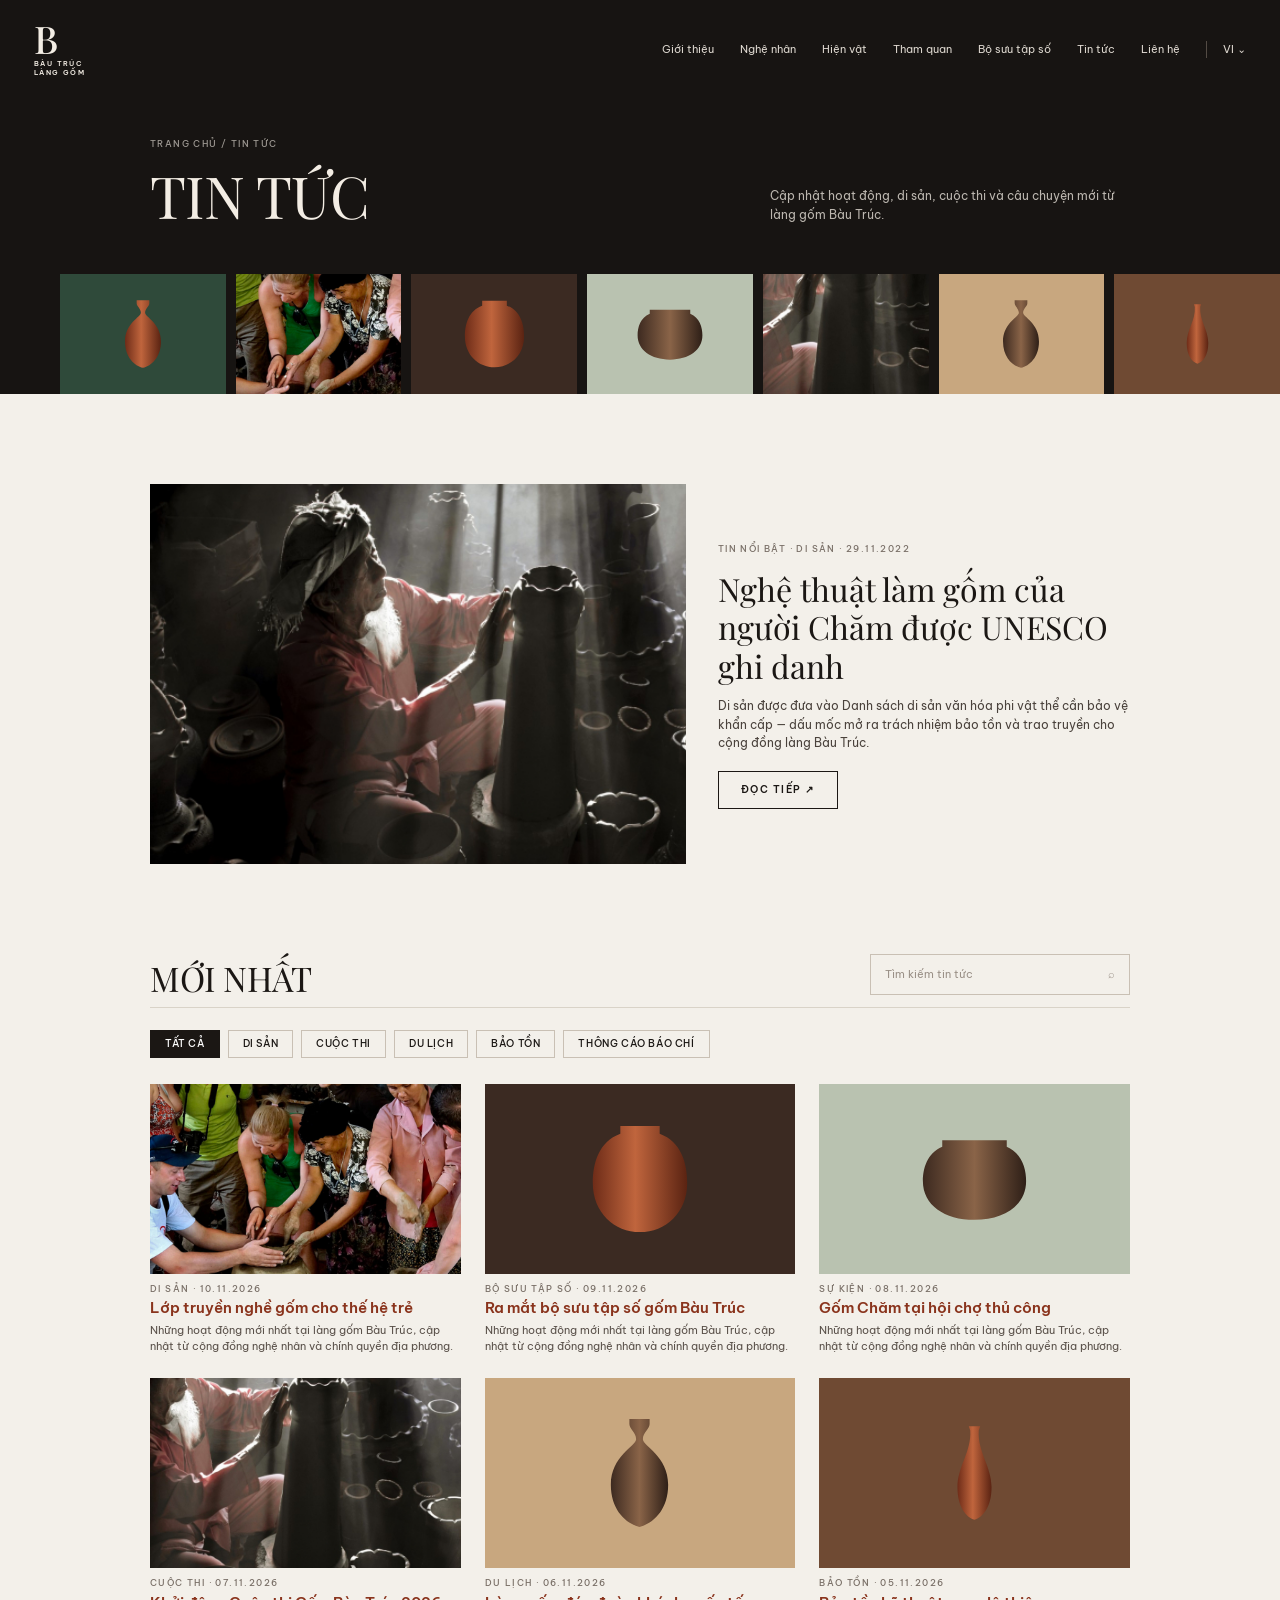
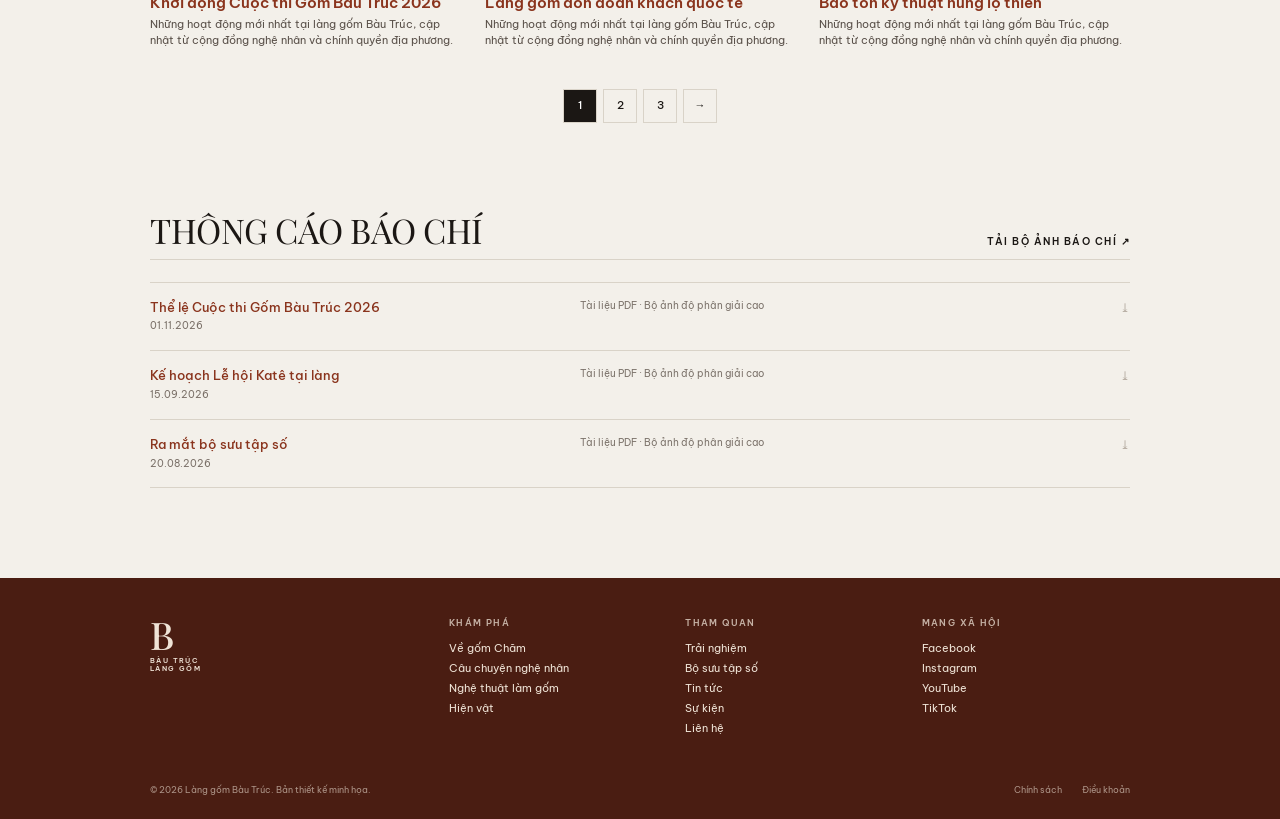
<file: design/subpages/tin-tuc.html>
<!doctype html>
<html lang="vi">
<head>
<meta charset="UTF-8">
<meta name="viewport" content="width=device-width,initial-scale=1">
<title>Làng gốm Bàu Trúc</title>
<link rel="preconnect" href="https://fonts.googleapis.com">
<link href="https://fonts.googleapis.com/css2?family=Playfair+Display:wght@400;500&family=Be+Vietnam+Pro:wght@300;400;500;600;700;800&display=swap" rel="stylesheet">
<style>
:root{
  --ink:#1b1714; --paper:#f3f0ea; --line:#d9d3c8; --muted:#7a7068;
  --clay:#a3442b; --clay-dk:#4a1d12; --sand:#e8dccb; --accent:#8a341d;
}
*{box-sizing:border-box;margin:0;padding:0}
body{background:var(--paper);color:var(--ink);font:400 12px/1.55 "Be Vietnam Pro",system-ui,sans-serif}
.wrap{width:1100px;margin:0 auto;padding:0 60px}
.serif{font-family:"Playfair Display",Georgia,serif}
h2{font:400 34px/1 "Playfair Display",Georgia,serif;text-transform:uppercase;letter-spacing:-.5px}
.head{display:flex;justify-content:space-between;align-items:flex-end;border-bottom:1px solid var(--line);padding-bottom:12px;margin-bottom:22px}
.more{font:600 10px/1 "Be Vietnam Pro";letter-spacing:1.5px;text-transform:uppercase}
.more::after{content:" ↗"}
.tag{font:500 8.5px/1.2 "Be Vietnam Pro";letter-spacing:1.4px;text-transform:uppercase;color:var(--muted)}
section{padding:90px 0 0}
.img{background:#3a2a20 center/cover no-repeat}
.a{background-image:url(../../artisan.jpg)} .p{background-image:url(../../pottery.jpg)}

/* HERO */
.hero{background:#171412;color:#f3ede4;padding:0 0 30px;overflow:hidden}
nav{display:flex;justify-content:space-between;align-items:center;padding:22px 34px}
.logo{display:flex;flex-direction:column;align-items:flex-start;line-height:1}
.logo b{font:500 38px/0.9 "Playfair Display",serif}
.logo small{font:600 6.5px/1.3 "Be Vietnam Pro";letter-spacing:1.4px;margin-top:4px}
nav ul{display:flex;gap:26px;list-style:none;font-size:10.5px;opacity:.9}
nav ul li:last-child{border-left:1px solid #5a514a;padding-left:16px}
.hero h1{text-align:center;font:400 64px/1 "Playfair Display",serif;margin-top:20px;letter-spacing:-1px}
.hero .sub{text-align:center;font:400 15px/1 "Be Vietnam Pro";letter-spacing:4px;margin-top:10px;opacity:.85}
.collage{display:flex;align-items:center;justify-content:center;gap:10px;margin-top:-6px;height:330px}
.collage>div{flex:none;box-shadow:0 20px 40px #0008}

/* VISIT */
.visit{display:grid;grid-template-columns:1fr 1fr 1fr 1fr;gap:28px;align-items:end}
.visit .ic{font-size:13px;border-top:1px solid var(--line);padding-top:8px;height:100px}
.visit p{font:500 11px/1.5 "Be Vietnam Pro";text-transform:uppercase;letter-spacing:.4px}
.visit .tag{display:block;margin-top:6px}
.visit .ph{height:150px}

/* EXHIBITIONS */
.ex{display:grid;grid-template-columns:repeat(6,1fr);gap:14px;align-items:start}
.ex .t{width:100%}
.ex h4{font:500 12.5px/1.25 "Be Vietnam Pro";color:var(--accent);margin-top:3px}
.ex .tag{margin-top:8px;display:block}

/* CURRENT */
.cur{display:grid;grid-template-columns:150px 300px 1fr;gap:28px}
.cur h3{font:600 17px/1.2 "Be Vietnam Pro";color:var(--accent);text-transform:uppercase}
.cur .d{font-size:10px;color:var(--muted);margin:6px 0 12px}
.cur p.body{font-size:10.5px;color:#4a423c;max-width:330px}

/* OFFERS */
.off{display:grid;grid-template-columns:150px 300px 1fr;gap:28px;align-items:start}
.off ul{list-style:none;margin-top:-6px}
.off li{font:600 17px/1 "Be Vietnam Pro";text-transform:uppercase;color:var(--accent);padding:9px 0}
.off li.on{background:#e6e0d6;margin:0 -60px 0 -20px;padding:12px 60px 12px 20px;position:relative}
.off li.on span{display:block;font:400 9.5px/1.4 "Be Vietnam Pro";text-transform:none;color:var(--muted);margin-top:6px;max-width:300px}

/* DIGITAL */
.dig{position:relative;height:420px;overflow:hidden}
.dig .bg{position:absolute;inset:0;background-position:50% 35%;filter:sepia(.35) saturate(1.2)}
.dig .bg::after{content:"";position:absolute;inset:0;background:radial-gradient(ellipse at 62% 30%,#0009,transparent 45%),linear-gradient(transparent 40%,#0008)}
.dig .c{position:absolute;left:68%;top:30%;transform:translate(-50%,-50%);color:#fff;text-align:center;font-size:12px;line-height:1.4}
.dig .c b{display:block;margin-top:8px;letter-spacing:1.5px;font-size:10px}
.dig h2{position:absolute;bottom:10px;left:0;right:0;text-align:center;color:#fff;font:800 92px/1 "Be Vietnam Pro";letter-spacing:-2px;white-space:nowrap}

/* ABOUT */
.ab{display:grid;grid-template-columns:1fr 1fr;gap:28px}
.ab .lead{font:600 14px/1.35 "Be Vietnam Pro";text-transform:uppercase;color:var(--accent)}
.ab .lead.r{grid-column:2}
.ab p.body{font-size:10.5px;color:#4a423c;column-count:1}
.ab-imgs{display:grid;grid-template-columns:1fr 1fr 1fr 1fr;gap:16px;margin-top:40px;align-items:start}

/* PRESS */
.pr{border-top:1px solid var(--line)}
.row{display:grid;grid-template-columns:230px 140px 1fr 30px;gap:30px;padding:16px 0;border-bottom:1px solid var(--line);align-items:start}
.row.on{background:#e6e0d6;margin:0 -60px;padding:18px 60px}
.row h5{font:500 13px/1.3 "Be Vietnam Pro";color:var(--accent)}
.row .d{font-size:9.5px;color:var(--muted);margin-top:4px}
.row p{font-size:9.5px;color:#7d746c;max-width:380px}
.row .arr{text-align:right;color:#b8afa5}
.row.on .arr{color:var(--ink)}

footer{background:var(--clay-dk);color:#efe3d6;margin-top:90px;padding:40px 0 22px}
.fg{display:grid;grid-template-columns:1.3fr 1fr 1fr 1fr;gap:28px}
footer h6{font:600 9px/1 "Be Vietnam Pro";letter-spacing:1.4px;margin-bottom:12px;opacity:.75}
footer li{list-style:none;font-size:10.5px;line-height:1.9}
.fb{display:flex;justify-content:space-between;font-size:9px;opacity:.6;margin-top:44px}
.fb span{margin-left:20px}

.facts4{display:grid;grid-template-columns:repeat(4,1fr);gap:28px;margin-top:44px}
.facts4 div{border-top:1px solid var(--line);padding-top:12px}
.facts4 b{display:block;font:400 30px/1 "Playfair Display",serif;color:var(--accent)}
.facts4 span{font:500 10px/1.4 "Be Vietnam Pro";text-transform:uppercase;letter-spacing:.8px}
.story{display:grid;grid-template-columns:300px 1fr;gap:40px}
.story blockquote{font:400 24px/1.3 "Playfair Display",serif;margin-bottom:18px}
.story .who{font:600 11px/1 "Be Vietnam Pro";letter-spacing:1.4px;text-transform:uppercase;color:var(--accent)}
.thumbs{display:flex;gap:12px;margin-top:26px}
.steps{display:grid;grid-template-columns:repeat(5,1fr);gap:14px}
.steps .n{font:400 40px/1 "Playfair Display",serif;color:var(--accent);margin:14px 0 6px}
.steps h4{font:600 12px/1.3 "Be Vietnam Pro";text-transform:uppercase;margin-bottom:6px}
.steps p{font-size:10px;color:#5a514a}
.ev{display:grid;grid-template-columns:repeat(3,1fr);gap:24px}
.ev .card{border-top:2px solid var(--ink);padding-top:14px}
.ev .day{font:400 56px/1 "Playfair Display",serif}
.ev .mon{font:600 10px/1 "Be Vietnam Pro";letter-spacing:1.4px;text-transform:uppercase;color:var(--muted);margin:4px 0 14px}
.ev h4{font:600 15px/1.3 "Be Vietnam Pro";color:var(--accent);margin-bottom:6px}
.ev p{font-size:10.5px;color:#5a514a}
.ev .ph{height:150px;margin-top:16px}
.ct{display:grid;grid-template-columns:1fr 1fr;gap:40px}
.ct dl div{display:grid;grid-template-columns:110px 1fr;border-bottom:1px solid var(--line);padding:12px 0;font-size:12px}
.ct dt{font:600 9px/1.6 "Be Vietnam Pro";letter-spacing:1.4px;text-transform:uppercase;color:var(--muted)}
.field{border-bottom:1px solid #b9b0a5;padding:14px 0 8px;font-size:11px;color:#9a9087}
.btn{display:inline-block;margin-top:22px;background:var(--accent);color:#fff;font:600 10px/1 "Be Vietnam Pro";letter-spacing:1.5px;padding:14px 26px}
.map{height:200px;margin-top:24px;background:#e3dccf;position:relative;overflow:hidden}

.sub-hero{background:#171412;color:#f3ede4;padding-bottom:0;position:relative;overflow:hidden}
.sub-hero .in{padding:40px 60px 50px;width:1100px;margin:0 auto;display:grid;grid-template-columns:1fr 360px;gap:40px;align-items:end}
.crumb{font:500 9px/1 "Be Vietnam Pro";letter-spacing:1.4px;text-transform:uppercase;opacity:.6;margin-bottom:18px}
.sub-hero h1{font:400 58px/1 "Playfair Display",serif;letter-spacing:-1px;text-transform:uppercase}
.sub-hero p{font-size:12px;opacity:.75;line-height:1.6}
.sub-hero .strip{display:flex;gap:10px;height:120px;padding:0 0 0 60px}
.sub-hero .strip>div{flex:1}
.tabs{display:flex;gap:8px;flex-wrap:wrap;margin-bottom:26px}
.tabs span{border:1px solid #c9c0b4;padding:8px 14px;font:500 10px/1 "Be Vietnam Pro";letter-spacing:.6px;text-transform:uppercase}
.tabs span.on{background:var(--ink);color:#fff;border-color:var(--ink)}
.g4{display:grid;grid-template-columns:repeat(4,1fr);gap:22px}
.g3{display:grid;grid-template-columns:repeat(3,1fr);gap:24px}
.g2{display:grid;grid-template-columns:1fr 1fr;gap:32px}
.card h4{font:600 13px/1.3 "Be Vietnam Pro";color:var(--accent);margin-top:4px}
.card .tag{display:block;margin-top:10px}
.card p{font-size:10.5px;color:#5a514a;margin-top:4px}
.meta{display:flex;justify-content:space-between;font-size:9.5px;color:var(--muted);margin-top:8px;border-top:1px solid var(--line);padding-top:8px}
.badge{position:absolute;top:10px;left:10px;background:#f3f0ea;color:var(--ink);font:600 8.5px/1 "Be Vietnam Pro";letter-spacing:1.2px;padding:6px 8px;text-transform:uppercase}
.badge.dk{background:var(--accent);color:#fff}
.rel{position:relative}
.big{font:400 26px/1.2 "Playfair Display",serif}
.cta{background:var(--accent);color:#f6ece2;padding:46px 50px;display:grid;grid-template-columns:1fr auto;align-items:center;gap:30px}
.cta h3{font:400 34px/1.1 "Playfair Display",serif;text-transform:uppercase}
.cta .btn{background:#f3f0ea;color:var(--ink);margin:0}
.btnl{display:inline-block;border:1px solid var(--ink);font:600 10px/1 "Be Vietnam Pro";letter-spacing:1.5px;padding:13px 22px;margin-top:18px}
.spec div{display:grid;grid-template-columns:120px 1fr;border-bottom:1px solid var(--line);padding:10px 0;font-size:11.5px}
.spec dt{font:600 9px/1.6 "Be Vietnam Pro";letter-spacing:1.3px;text-transform:uppercase;color:var(--muted)}
.tl{border-left:1px solid var(--line);margin-left:6px}
.tl div{position:relative;padding:0 0 18px 22px}
.tl div::before{content:"";position:absolute;left:-5px;top:3px;width:9px;height:9px;border-radius:50%;background:var(--accent)}
.tl b{font:400 20px/1 "Playfair Display",serif;display:block;margin-bottom:4px}
.tl span{font-size:11px;color:#4a423c}
.pager{display:flex;gap:6px;justify-content:center;margin-top:40px;font:500 11px/1 "Be Vietnam Pro"}
.pager span{width:34px;height:34px;display:grid;place-items:center;border:1px solid var(--line)}
.pager span.on{background:var(--ink);color:#fff}
.side{display:grid;grid-template-columns:200px 1fr;gap:36px}
.filter h6{font:600 9px/1 "Be Vietnam Pro";letter-spacing:1.4px;text-transform:uppercase;color:var(--muted);margin:22px 0 10px}
.filter label{display:flex;justify-content:space-between;font-size:11.5px;padding:5px 0}
.filter label::before{content:"";width:11px;height:11px;border:1px solid #9a9087;margin-right:8px;flex:none}
.filter label.on::before{background:var(--accent);border-color:var(--accent)}
.filter label i{margin-left:auto;font-style:normal;color:var(--muted);font-size:10px}
.search{border:1px solid #c9c0b4;padding:11px 14px;font-size:11px;color:#9a9087;display:flex;justify-content:space-between}
.tour{border:1px solid var(--line);background:#f7f5f0}
.tour .b{padding:20px}
.tour h4{font:400 22px/1.15 "Playfair Display",serif;margin:8px 0}
.tour ol{list-style:none;margin:14px 0;border-top:1px solid var(--line)}
.tour li{display:grid;grid-template-columns:52px 1fr;font-size:10.5px;padding:7px 0;border-bottom:1px solid var(--line)}
.tour li b{color:var(--accent);font-weight:600}
.price{display:flex;justify-content:space-between;align-items:end;margin-top:12px}
.price b{font:400 24px/1 "Playfair Display",serif}
.price small{font-size:9.5px;color:var(--muted)}
.mini{font:600 9px/1 "Be Vietnam Pro";letter-spacing:1.4px;text-transform:uppercase;background:var(--ink);color:#fff;padding:11px 16px}
.cal{display:grid;grid-template-columns:repeat(7,1fr);border-top:1px solid var(--line);border-left:1px solid var(--line)}
.cal div{border-right:1px solid var(--line);border-bottom:1px solid var(--line);height:64px;padding:6px 8px;font-size:10.5px}
.cal .h{height:auto;font:600 9px/1 "Be Vietnam Pro";letter-spacing:1.2px;color:var(--muted);padding:8px}
.cal .e{background:#efe4d8}
.cal .e i{display:block;font-style:normal;font-size:8.5px;color:var(--accent);font-weight:600;margin-top:6px;line-height:1.25}
.cal .m{color:#c5bdb2}
.qa div{border-top:1px solid var(--line);padding:16px 0;display:flex;justify-content:space-between;font:500 13px/1.3 "Be Vietnam Pro"}
.qa div:last-child{border-bottom:1px solid var(--line)}
.prof{display:grid;grid-template-columns:380px 1fr;gap:50px}
.stat{display:grid;grid-template-columns:repeat(3,1fr);gap:20px;margin:26px 0}
.stat b{display:block;font:400 34px/1 "Playfair Display",serif;color:var(--accent)}
.stat span{font:500 9.5px/1.4 "Be Vietnam Pro";letter-spacing:.8px;text-transform:uppercase}
.award{display:grid;grid-template-columns:60px 1fr auto;gap:16px;border-top:1px solid var(--line);padding:14px 0;align-items:center}
.award .ic{width:52px;height:52px;border-radius:50%;border:1px solid var(--accent);display:grid;place-items:center;color:var(--accent);font:400 18px "Playfair Display"}
.award h5{font:600 12.5px/1.3 "Be Vietnam Pro"}
.award p{font-size:10px;color:var(--muted)}
.viewer360{height:430px;position:relative;background:radial-gradient(circle at 50% 45%,#3b2c22,#120e0c 70%);display:grid;place-items:center}
.viewer360 .ctrl{position:absolute;bottom:16px;left:50%;transform:translateX(-50%);display:flex;gap:8px}
.viewer360 .ctrl span{white-space:nowrap;background:#ffffff1a;color:#fff;font:500 9.5px/1 "Be Vietnam Pro";padding:9px 14px;letter-spacing:1px}
.ring{position:absolute;width:300px;height:60px;border:1px dashed #ffffff40;border-radius:50%;bottom:70px}
</style></head><body><!-- SVG pottery defs -->
<svg width="0" height="0" style="position:absolute">
  <defs>
    <linearGradient id="clay" x1="0" x2="1"><stop offset="0" stop-color="#6e2c18"/><stop offset=".45" stop-color="#c0653d"/><stop offset="1" stop-color="#5a2312"/></linearGradient>
    <linearGradient id="clay2" x1="0" x2="1"><stop offset="0" stop-color="#3d2a20"/><stop offset=".5" stop-color="#8a6448"/><stop offset="1" stop-color="#2e1f17"/></linearGradient>
    <symbol id="vase1" viewBox="0 0 100 140"><path d="M38 6h24v6c0 6-8 10-8 18 0 8 30 20 30 54 0 30-18 46-34 50-16-4-34-20-34-50 0-34 30-46 30-54 0-8-8-12-8-18z"/></symbol>
    <symbol id="vase2" viewBox="0 0 100 140"><path d="M42 4h16l-2 6c-2 30 18 50 18 80 0 28-12 42-24 46-12-4-24-18-24-46 0-30 20-50 18-80z"/></symbol>
    <symbol id="bowl" viewBox="0 0 100 60"><path d="M4 8h92c0 28-20 46-46 46S4 36 4 8z"/></symbol>
    <symbol id="jar" viewBox="0 0 100 120"><path d="M30 6h40v8c22 8 28 30 28 50 0 30-22 50-48 50S2 94 2 64c0-20 6-42 28-50z"/></symbol>
  <symbol id="pot" viewBox="0 0 100 80"><path d="M20 4h60v6c14 6 18 20 18 32 0 22-20 36-48 36S2 64 2 42c0-12 4-26 18-32z"/></symbol></defs>
</svg>

<header class="sub-hero"><nav>
    <div class="logo"><b>B</b><small>BÀU TRÚC<br>LÀNG GỐM</small></div>
    <ul><li>Giới thiệu</li><li>Nghệ nhân</li><li>Hiện vật</li><li>Tham quan</li><li>Bộ sưu tập số</li><li>Tin tức</li><li>Liên hệ</li><li>VI ⌄</li></ul>
  </nav><div class="in"><div><div class="crumb">Trang chủ / Tin tức</div><h1>Tin tức</h1></div><p>Cập nhật hoạt động, di sản, cuộc thi và câu chuyện mới từ làng gốm Bàu Trúc.</p></div><div class="strip"><div style="height:120px;background:#2f4a3a;display:grid;place-items:center"><svg width="54" height="74"><use href="#vase1" fill="url(#clay)" width="54" height="74"/></svg></div><div class="img p" style="height:120px;background-position:45% 60%;background-size:auto 380px;"></div><div style="height:120px;background:#3b2a22;display:grid;place-items:center"><svg width="63" height="74"><use href="#jar" fill="url(#clay)" width="63" height="74"/></svg></div><div style="height:120px;background:#b9c2b0;display:grid;place-items:center"><svg width="70" height="54"><use href="#pot" fill="url(#clay2)" width="70" height="54"/></svg></div><div class="img a" style="height:120px;background-position:55% 40%;background-size:auto 520px;"></div><div style="height:120px;background:#c8a77f;display:grid;place-items:center"><svg width="54" height="74"><use href="#vase1" fill="url(#clay2)" width="54" height="74"/></svg></div><div style="height:120px;background:#6f4a33;display:grid;place-items:center"><svg width="45" height="74"><use href="#vase2" fill="url(#clay)" width="45" height="74"/></svg></div></div></header><main class="wrap">
<section><div class="g2" style="grid-template-columns:1.3fr 1fr;align-items:center"><div class="img a" style="height:380px;background-position:30% 25%;background-size:auto 640px;"></div><div><span class="tag">Tin nổi bật · Di sản · 29.11.2022</span><div class="big" style="font-size:32px;margin:12px 0">Nghệ thuật làm gốm của người Chăm được UNESCO ghi danh</div><p style="font-size:12px;color:#4a423c">Di sản được đưa vào Danh sách di sản văn hóa phi vật thể cần bảo vệ khẩn cấp — dấu mốc mở ra trách nhiệm bảo tồn và trao truyền cho cộng đồng làng Bàu Trúc.</p><span class="btnl">ĐỌC TIẾP ↗</span></div></div></section>
<section><div class="head"><h2>Mới nhất</h2><div class="search" style="width:260px"><span>Tìm kiếm tin tức</span><span>⌕</span></div></div><div class="tabs"><span class="on">Tất cả</span><span>Di sản</span><span>Cuộc thi</span><span>Du lịch</span><span>Bảo tồn</span><span>Thông cáo báo chí</span></div><div class="g3"><div class="card"><div class="img p" style="height:190px;background-position:45% 60%;background-size:auto 380px;"></div><span class="tag">Di sản · 10.11.2026</span><h4 style="font-size:15px">Lớp truyền nghề gốm cho thế hệ trẻ</h4><p>Những hoạt động mới nhất tại làng gốm Bàu Trúc, cập nhật từ cộng đồng nghệ nhân và chính quyền địa phương.</p></div><div class="card"><div style="height:190px;background:#3b2a22;display:grid;place-items:center"><svg width="100" height="118"><use href="#jar" fill="url(#clay)" width="100" height="118"/></svg></div><span class="tag">Bộ sưu tập số · 09.11.2026</span><h4 style="font-size:15px">Ra mắt bộ sưu tập số gốm Bàu Trúc</h4><p>Những hoạt động mới nhất tại làng gốm Bàu Trúc, cập nhật từ cộng đồng nghệ nhân và chính quyền địa phương.</p></div><div class="card"><div style="height:190px;background:#b9c2b0;display:grid;place-items:center"><svg width="111" height="86"><use href="#pot" fill="url(#clay2)" width="111" height="86"/></svg></div><span class="tag">Sự kiện · 08.11.2026</span><h4 style="font-size:15px">Gốm Chăm tại hội chợ thủ công</h4><p>Những hoạt động mới nhất tại làng gốm Bàu Trúc, cập nhật từ cộng đồng nghệ nhân và chính quyền địa phương.</p></div><div class="card"><div class="img a" style="height:190px;background-position:55% 40%;background-size:auto 520px;"></div><span class="tag">Cuộc thi · 07.11.2026</span><h4 style="font-size:15px">Khởi động Cuộc thi Gốm Bàu Trúc 2026</h4><p>Những hoạt động mới nhất tại làng gốm Bàu Trúc, cập nhật từ cộng đồng nghệ nhân và chính quyền địa phương.</p></div><div class="card"><div style="height:190px;background:#c8a77f;display:grid;place-items:center"><svg width="85" height="118"><use href="#vase1" fill="url(#clay2)" width="85" height="118"/></svg></div><span class="tag">Du lịch · 06.11.2026</span><h4 style="font-size:15px">Làng gốm đón đoàn khách quốc tế</h4><p>Những hoạt động mới nhất tại làng gốm Bàu Trúc, cập nhật từ cộng đồng nghệ nhân và chính quyền địa phương.</p></div><div class="card"><div style="height:190px;background:#6f4a33;display:grid;place-items:center"><svg width="71" height="118"><use href="#vase2" fill="url(#clay)" width="71" height="118"/></svg></div><span class="tag">Bảo tồn · 05.11.2026</span><h4 style="font-size:15px">Bảo tồn kỹ thuật nung lộ thiên</h4><p>Những hoạt động mới nhất tại làng gốm Bàu Trúc, cập nhật từ cộng đồng nghệ nhân và chính quyền địa phương.</p></div></div><div class="pager"><span class="on">1</span><span>2</span><span>3</span><span>→</span></div></section>
<section><div class="head"><h2>Thông cáo báo chí</h2><span class="more">Tải bộ ảnh báo chí</span></div><div class="pr"><div class="row"><div><h5>Thể lệ Cuộc thi Gốm Bàu Trúc 2026</h5><div class="d">01.11.2026</div></div><div></div><p>Tài liệu PDF · Bộ ảnh độ phân giải cao</p><span class="arr">⤓</span></div><div class="row"><div><h5>Kế hoạch Lễ hội Katê tại làng</h5><div class="d">15.09.2026</div></div><div></div><p>Tài liệu PDF · Bộ ảnh độ phân giải cao</p><span class="arr">⤓</span></div><div class="row"><div><h5>Ra mắt bộ sưu tập số</h5><div class="d">20.08.2026</div></div><div></div><p>Tài liệu PDF · Bộ ảnh độ phân giải cao</p><span class="arr">⤓</span></div></div></section></main><footer><div class="wrap"><div class="fg">
<div class="logo"><b>B</b><small>BÀU TRÚC<br>LÀNG GỐM</small></div>
<div><h6>KHÁM PHÁ</h6><ul><li>Về gốm Chăm</li><li>Câu chuyện nghệ nhân</li><li>Nghệ thuật làm gốm</li><li>Hiện vật</li></ul></div>
<div><h6>THAM QUAN</h6><ul><li>Trải nghiệm</li><li>Bộ sưu tập số</li><li>Tin tức</li><li>Sự kiện</li><li>Liên hệ</li></ul></div>
<div><h6>MẠNG XÃ HỘI</h6><ul><li>Facebook</li><li>Instagram</li><li>YouTube</li><li>TikTok</li></ul></div>
</div><div class="fb"><div>© 2026 Làng gốm Bàu Trúc. Bản thiết kế minh họa.</div><div><span>Chính sách</span><span>Điều khoản</span></div></div></div></footer>
</body></html>
</file>
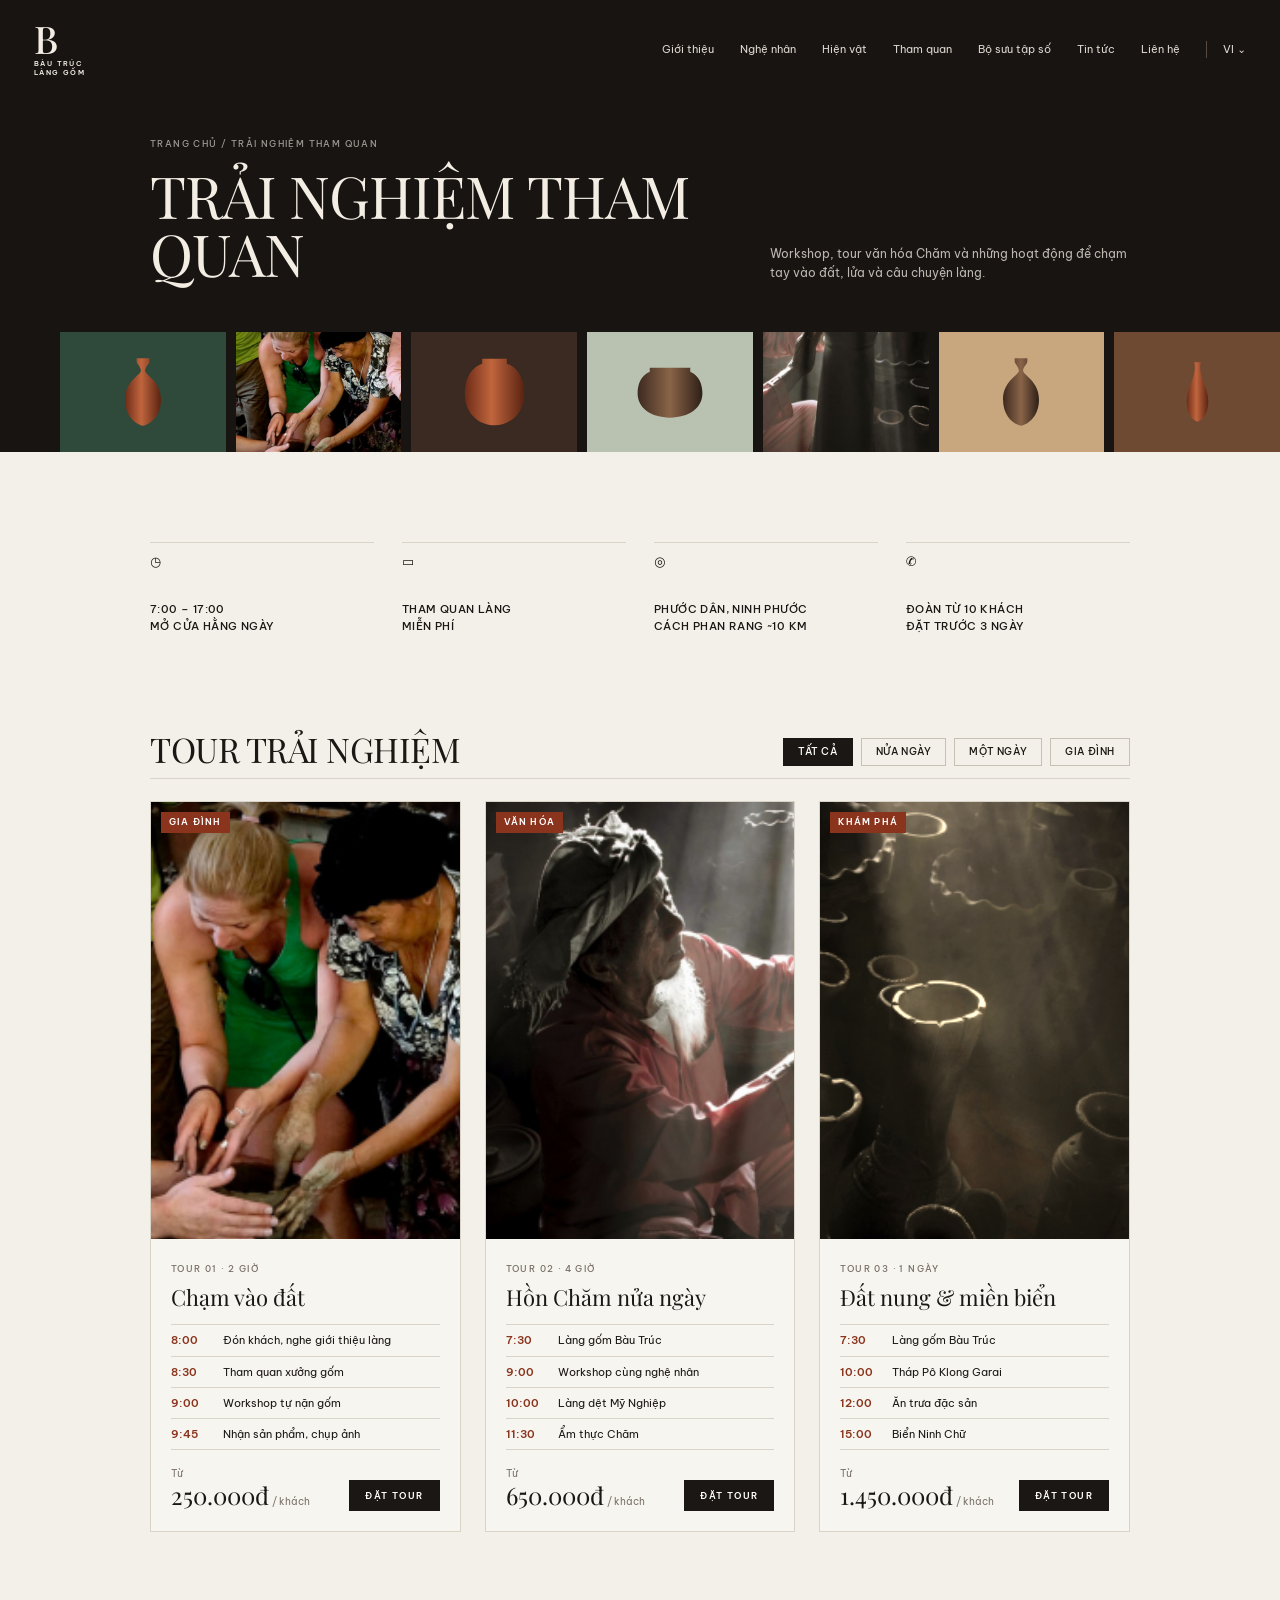
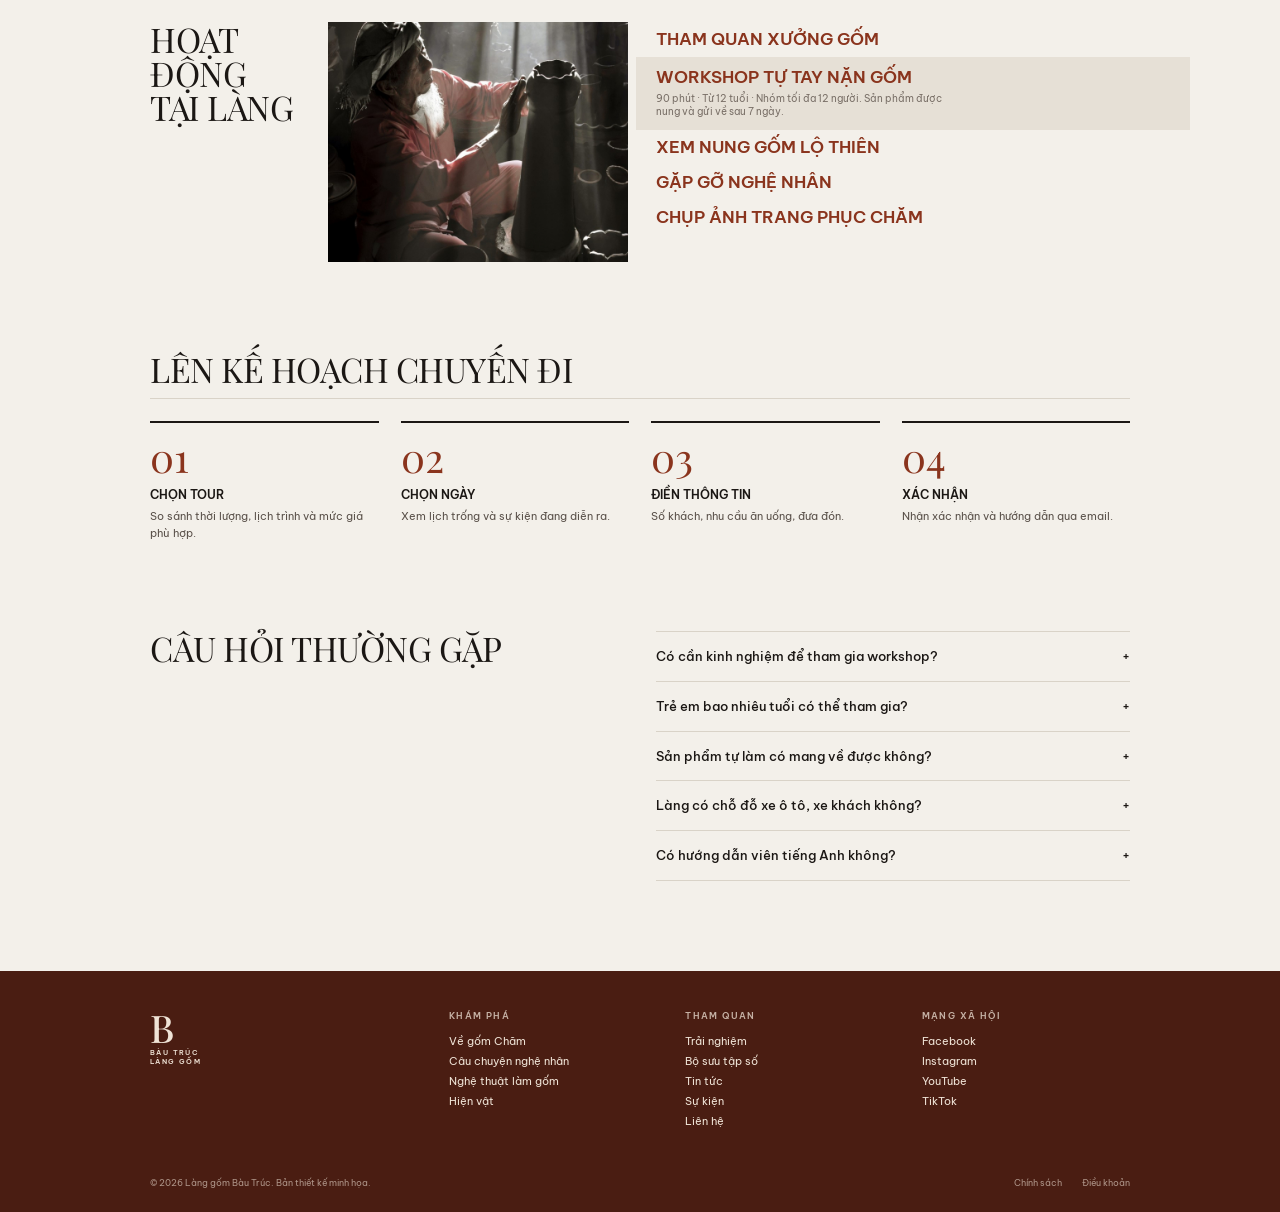
<file: design/subpages/trai-nghiem.html>
<!doctype html>
<html lang="vi">
<head>
<meta charset="UTF-8">
<meta name="viewport" content="width=device-width,initial-scale=1">
<title>Làng gốm Bàu Trúc</title>
<link rel="preconnect" href="https://fonts.googleapis.com">
<link href="https://fonts.googleapis.com/css2?family=Playfair+Display:wght@400;500&family=Be+Vietnam+Pro:wght@300;400;500;600;700;800&display=swap" rel="stylesheet">
<style>
:root{
  --ink:#1b1714; --paper:#f3f0ea; --line:#d9d3c8; --muted:#7a7068;
  --clay:#a3442b; --clay-dk:#4a1d12; --sand:#e8dccb; --accent:#8a341d;
}
*{box-sizing:border-box;margin:0;padding:0}
body{background:var(--paper);color:var(--ink);font:400 12px/1.55 "Be Vietnam Pro",system-ui,sans-serif}
.wrap{width:1100px;margin:0 auto;padding:0 60px}
.serif{font-family:"Playfair Display",Georgia,serif}
h2{font:400 34px/1 "Playfair Display",Georgia,serif;text-transform:uppercase;letter-spacing:-.5px}
.head{display:flex;justify-content:space-between;align-items:flex-end;border-bottom:1px solid var(--line);padding-bottom:12px;margin-bottom:22px}
.more{font:600 10px/1 "Be Vietnam Pro";letter-spacing:1.5px;text-transform:uppercase}
.more::after{content:" ↗"}
.tag{font:500 8.5px/1.2 "Be Vietnam Pro";letter-spacing:1.4px;text-transform:uppercase;color:var(--muted)}
section{padding:90px 0 0}
.img{background:#3a2a20 center/cover no-repeat}
.a{background-image:url(../../artisan.jpg)} .p{background-image:url(../../pottery.jpg)}

/* HERO */
.hero{background:#171412;color:#f3ede4;padding:0 0 30px;overflow:hidden}
nav{display:flex;justify-content:space-between;align-items:center;padding:22px 34px}
.logo{display:flex;flex-direction:column;align-items:flex-start;line-height:1}
.logo b{font:500 38px/0.9 "Playfair Display",serif}
.logo small{font:600 6.5px/1.3 "Be Vietnam Pro";letter-spacing:1.4px;margin-top:4px}
nav ul{display:flex;gap:26px;list-style:none;font-size:10.5px;opacity:.9}
nav ul li:last-child{border-left:1px solid #5a514a;padding-left:16px}
.hero h1{text-align:center;font:400 64px/1 "Playfair Display",serif;margin-top:20px;letter-spacing:-1px}
.hero .sub{text-align:center;font:400 15px/1 "Be Vietnam Pro";letter-spacing:4px;margin-top:10px;opacity:.85}
.collage{display:flex;align-items:center;justify-content:center;gap:10px;margin-top:-6px;height:330px}
.collage>div{flex:none;box-shadow:0 20px 40px #0008}

/* VISIT */
.visit{display:grid;grid-template-columns:1fr 1fr 1fr 1fr;gap:28px;align-items:end}
.visit .ic{font-size:13px;border-top:1px solid var(--line);padding-top:8px;height:100px}
.visit p{font:500 11px/1.5 "Be Vietnam Pro";text-transform:uppercase;letter-spacing:.4px}
.visit .tag{display:block;margin-top:6px}
.visit .ph{height:150px}

/* EXHIBITIONS */
.ex{display:grid;grid-template-columns:repeat(6,1fr);gap:14px;align-items:start}
.ex .t{width:100%}
.ex h4{font:500 12.5px/1.25 "Be Vietnam Pro";color:var(--accent);margin-top:3px}
.ex .tag{margin-top:8px;display:block}

/* CURRENT */
.cur{display:grid;grid-template-columns:150px 300px 1fr;gap:28px}
.cur h3{font:600 17px/1.2 "Be Vietnam Pro";color:var(--accent);text-transform:uppercase}
.cur .d{font-size:10px;color:var(--muted);margin:6px 0 12px}
.cur p.body{font-size:10.5px;color:#4a423c;max-width:330px}

/* OFFERS */
.off{display:grid;grid-template-columns:150px 300px 1fr;gap:28px;align-items:start}
.off ul{list-style:none;margin-top:-6px}
.off li{font:600 17px/1 "Be Vietnam Pro";text-transform:uppercase;color:var(--accent);padding:9px 0}
.off li.on{background:#e6e0d6;margin:0 -60px 0 -20px;padding:12px 60px 12px 20px;position:relative}
.off li.on span{display:block;font:400 9.5px/1.4 "Be Vietnam Pro";text-transform:none;color:var(--muted);margin-top:6px;max-width:300px}

/* DIGITAL */
.dig{position:relative;height:420px;overflow:hidden}
.dig .bg{position:absolute;inset:0;background-position:50% 35%;filter:sepia(.35) saturate(1.2)}
.dig .bg::after{content:"";position:absolute;inset:0;background:radial-gradient(ellipse at 62% 30%,#0009,transparent 45%),linear-gradient(transparent 40%,#0008)}
.dig .c{position:absolute;left:68%;top:30%;transform:translate(-50%,-50%);color:#fff;text-align:center;font-size:12px;line-height:1.4}
.dig .c b{display:block;margin-top:8px;letter-spacing:1.5px;font-size:10px}
.dig h2{position:absolute;bottom:10px;left:0;right:0;text-align:center;color:#fff;font:800 92px/1 "Be Vietnam Pro";letter-spacing:-2px;white-space:nowrap}

/* ABOUT */
.ab{display:grid;grid-template-columns:1fr 1fr;gap:28px}
.ab .lead{font:600 14px/1.35 "Be Vietnam Pro";text-transform:uppercase;color:var(--accent)}
.ab .lead.r{grid-column:2}
.ab p.body{font-size:10.5px;color:#4a423c;column-count:1}
.ab-imgs{display:grid;grid-template-columns:1fr 1fr 1fr 1fr;gap:16px;margin-top:40px;align-items:start}

/* PRESS */
.pr{border-top:1px solid var(--line)}
.row{display:grid;grid-template-columns:230px 140px 1fr 30px;gap:30px;padding:16px 0;border-bottom:1px solid var(--line);align-items:start}
.row.on{background:#e6e0d6;margin:0 -60px;padding:18px 60px}
.row h5{font:500 13px/1.3 "Be Vietnam Pro";color:var(--accent)}
.row .d{font-size:9.5px;color:var(--muted);margin-top:4px}
.row p{font-size:9.5px;color:#7d746c;max-width:380px}
.row .arr{text-align:right;color:#b8afa5}
.row.on .arr{color:var(--ink)}

footer{background:var(--clay-dk);color:#efe3d6;margin-top:90px;padding:40px 0 22px}
.fg{display:grid;grid-template-columns:1.3fr 1fr 1fr 1fr;gap:28px}
footer h6{font:600 9px/1 "Be Vietnam Pro";letter-spacing:1.4px;margin-bottom:12px;opacity:.75}
footer li{list-style:none;font-size:10.5px;line-height:1.9}
.fb{display:flex;justify-content:space-between;font-size:9px;opacity:.6;margin-top:44px}
.fb span{margin-left:20px}

.facts4{display:grid;grid-template-columns:repeat(4,1fr);gap:28px;margin-top:44px}
.facts4 div{border-top:1px solid var(--line);padding-top:12px}
.facts4 b{display:block;font:400 30px/1 "Playfair Display",serif;color:var(--accent)}
.facts4 span{font:500 10px/1.4 "Be Vietnam Pro";text-transform:uppercase;letter-spacing:.8px}
.story{display:grid;grid-template-columns:300px 1fr;gap:40px}
.story blockquote{font:400 24px/1.3 "Playfair Display",serif;margin-bottom:18px}
.story .who{font:600 11px/1 "Be Vietnam Pro";letter-spacing:1.4px;text-transform:uppercase;color:var(--accent)}
.thumbs{display:flex;gap:12px;margin-top:26px}
.steps{display:grid;grid-template-columns:repeat(5,1fr);gap:14px}
.steps .n{font:400 40px/1 "Playfair Display",serif;color:var(--accent);margin:14px 0 6px}
.steps h4{font:600 12px/1.3 "Be Vietnam Pro";text-transform:uppercase;margin-bottom:6px}
.steps p{font-size:10px;color:#5a514a}
.ev{display:grid;grid-template-columns:repeat(3,1fr);gap:24px}
.ev .card{border-top:2px solid var(--ink);padding-top:14px}
.ev .day{font:400 56px/1 "Playfair Display",serif}
.ev .mon{font:600 10px/1 "Be Vietnam Pro";letter-spacing:1.4px;text-transform:uppercase;color:var(--muted);margin:4px 0 14px}
.ev h4{font:600 15px/1.3 "Be Vietnam Pro";color:var(--accent);margin-bottom:6px}
.ev p{font-size:10.5px;color:#5a514a}
.ev .ph{height:150px;margin-top:16px}
.ct{display:grid;grid-template-columns:1fr 1fr;gap:40px}
.ct dl div{display:grid;grid-template-columns:110px 1fr;border-bottom:1px solid var(--line);padding:12px 0;font-size:12px}
.ct dt{font:600 9px/1.6 "Be Vietnam Pro";letter-spacing:1.4px;text-transform:uppercase;color:var(--muted)}
.field{border-bottom:1px solid #b9b0a5;padding:14px 0 8px;font-size:11px;color:#9a9087}
.btn{display:inline-block;margin-top:22px;background:var(--accent);color:#fff;font:600 10px/1 "Be Vietnam Pro";letter-spacing:1.5px;padding:14px 26px}
.map{height:200px;margin-top:24px;background:#e3dccf;position:relative;overflow:hidden}

.sub-hero{background:#171412;color:#f3ede4;padding-bottom:0;position:relative;overflow:hidden}
.sub-hero .in{padding:40px 60px 50px;width:1100px;margin:0 auto;display:grid;grid-template-columns:1fr 360px;gap:40px;align-items:end}
.crumb{font:500 9px/1 "Be Vietnam Pro";letter-spacing:1.4px;text-transform:uppercase;opacity:.6;margin-bottom:18px}
.sub-hero h1{font:400 58px/1 "Playfair Display",serif;letter-spacing:-1px;text-transform:uppercase}
.sub-hero p{font-size:12px;opacity:.75;line-height:1.6}
.sub-hero .strip{display:flex;gap:10px;height:120px;padding:0 0 0 60px}
.sub-hero .strip>div{flex:1}
.tabs{display:flex;gap:8px;flex-wrap:wrap;margin-bottom:26px}
.tabs span{border:1px solid #c9c0b4;padding:8px 14px;font:500 10px/1 "Be Vietnam Pro";letter-spacing:.6px;text-transform:uppercase}
.tabs span.on{background:var(--ink);color:#fff;border-color:var(--ink)}
.g4{display:grid;grid-template-columns:repeat(4,1fr);gap:22px}
.g3{display:grid;grid-template-columns:repeat(3,1fr);gap:24px}
.g2{display:grid;grid-template-columns:1fr 1fr;gap:32px}
.card h4{font:600 13px/1.3 "Be Vietnam Pro";color:var(--accent);margin-top:4px}
.card .tag{display:block;margin-top:10px}
.card p{font-size:10.5px;color:#5a514a;margin-top:4px}
.meta{display:flex;justify-content:space-between;font-size:9.5px;color:var(--muted);margin-top:8px;border-top:1px solid var(--line);padding-top:8px}
.badge{position:absolute;top:10px;left:10px;background:#f3f0ea;color:var(--ink);font:600 8.5px/1 "Be Vietnam Pro";letter-spacing:1.2px;padding:6px 8px;text-transform:uppercase}
.badge.dk{background:var(--accent);color:#fff}
.rel{position:relative}
.big{font:400 26px/1.2 "Playfair Display",serif}
.cta{background:var(--accent);color:#f6ece2;padding:46px 50px;display:grid;grid-template-columns:1fr auto;align-items:center;gap:30px}
.cta h3{font:400 34px/1.1 "Playfair Display",serif;text-transform:uppercase}
.cta .btn{background:#f3f0ea;color:var(--ink);margin:0}
.btnl{display:inline-block;border:1px solid var(--ink);font:600 10px/1 "Be Vietnam Pro";letter-spacing:1.5px;padding:13px 22px;margin-top:18px}
.spec div{display:grid;grid-template-columns:120px 1fr;border-bottom:1px solid var(--line);padding:10px 0;font-size:11.5px}
.spec dt{font:600 9px/1.6 "Be Vietnam Pro";letter-spacing:1.3px;text-transform:uppercase;color:var(--muted)}
.tl{border-left:1px solid var(--line);margin-left:6px}
.tl div{position:relative;padding:0 0 18px 22px}
.tl div::before{content:"";position:absolute;left:-5px;top:3px;width:9px;height:9px;border-radius:50%;background:var(--accent)}
.tl b{font:400 20px/1 "Playfair Display",serif;display:block;margin-bottom:4px}
.tl span{font-size:11px;color:#4a423c}
.pager{display:flex;gap:6px;justify-content:center;margin-top:40px;font:500 11px/1 "Be Vietnam Pro"}
.pager span{width:34px;height:34px;display:grid;place-items:center;border:1px solid var(--line)}
.pager span.on{background:var(--ink);color:#fff}
.side{display:grid;grid-template-columns:200px 1fr;gap:36px}
.filter h6{font:600 9px/1 "Be Vietnam Pro";letter-spacing:1.4px;text-transform:uppercase;color:var(--muted);margin:22px 0 10px}
.filter label{display:flex;justify-content:space-between;font-size:11.5px;padding:5px 0}
.filter label::before{content:"";width:11px;height:11px;border:1px solid #9a9087;margin-right:8px;flex:none}
.filter label.on::before{background:var(--accent);border-color:var(--accent)}
.filter label i{margin-left:auto;font-style:normal;color:var(--muted);font-size:10px}
.search{border:1px solid #c9c0b4;padding:11px 14px;font-size:11px;color:#9a9087;display:flex;justify-content:space-between}
.tour{border:1px solid var(--line);background:#f7f5f0}
.tour .b{padding:20px}
.tour h4{font:400 22px/1.15 "Playfair Display",serif;margin:8px 0}
.tour ol{list-style:none;margin:14px 0;border-top:1px solid var(--line)}
.tour li{display:grid;grid-template-columns:52px 1fr;font-size:10.5px;padding:7px 0;border-bottom:1px solid var(--line)}
.tour li b{color:var(--accent);font-weight:600}
.price{display:flex;justify-content:space-between;align-items:end;margin-top:12px}
.price b{font:400 24px/1 "Playfair Display",serif}
.price small{font-size:9.5px;color:var(--muted)}
.mini{font:600 9px/1 "Be Vietnam Pro";letter-spacing:1.4px;text-transform:uppercase;background:var(--ink);color:#fff;padding:11px 16px}
.cal{display:grid;grid-template-columns:repeat(7,1fr);border-top:1px solid var(--line);border-left:1px solid var(--line)}
.cal div{border-right:1px solid var(--line);border-bottom:1px solid var(--line);height:64px;padding:6px 8px;font-size:10.5px}
.cal .h{height:auto;font:600 9px/1 "Be Vietnam Pro";letter-spacing:1.2px;color:var(--muted);padding:8px}
.cal .e{background:#efe4d8}
.cal .e i{display:block;font-style:normal;font-size:8.5px;color:var(--accent);font-weight:600;margin-top:6px;line-height:1.25}
.cal .m{color:#c5bdb2}
.qa div{border-top:1px solid var(--line);padding:16px 0;display:flex;justify-content:space-between;font:500 13px/1.3 "Be Vietnam Pro"}
.qa div:last-child{border-bottom:1px solid var(--line)}
.prof{display:grid;grid-template-columns:380px 1fr;gap:50px}
.stat{display:grid;grid-template-columns:repeat(3,1fr);gap:20px;margin:26px 0}
.stat b{display:block;font:400 34px/1 "Playfair Display",serif;color:var(--accent)}
.stat span{font:500 9.5px/1.4 "Be Vietnam Pro";letter-spacing:.8px;text-transform:uppercase}
.award{display:grid;grid-template-columns:60px 1fr auto;gap:16px;border-top:1px solid var(--line);padding:14px 0;align-items:center}
.award .ic{width:52px;height:52px;border-radius:50%;border:1px solid var(--accent);display:grid;place-items:center;color:var(--accent);font:400 18px "Playfair Display"}
.award h5{font:600 12.5px/1.3 "Be Vietnam Pro"}
.award p{font-size:10px;color:var(--muted)}
.viewer360{height:430px;position:relative;background:radial-gradient(circle at 50% 45%,#3b2c22,#120e0c 70%);display:grid;place-items:center}
.viewer360 .ctrl{position:absolute;bottom:16px;left:50%;transform:translateX(-50%);display:flex;gap:8px}
.viewer360 .ctrl span{white-space:nowrap;background:#ffffff1a;color:#fff;font:500 9.5px/1 "Be Vietnam Pro";padding:9px 14px;letter-spacing:1px}
.ring{position:absolute;width:300px;height:60px;border:1px dashed #ffffff40;border-radius:50%;bottom:70px}
</style></head><body><!-- SVG pottery defs -->
<svg width="0" height="0" style="position:absolute">
  <defs>
    <linearGradient id="clay" x1="0" x2="1"><stop offset="0" stop-color="#6e2c18"/><stop offset=".45" stop-color="#c0653d"/><stop offset="1" stop-color="#5a2312"/></linearGradient>
    <linearGradient id="clay2" x1="0" x2="1"><stop offset="0" stop-color="#3d2a20"/><stop offset=".5" stop-color="#8a6448"/><stop offset="1" stop-color="#2e1f17"/></linearGradient>
    <symbol id="vase1" viewBox="0 0 100 140"><path d="M38 6h24v6c0 6-8 10-8 18 0 8 30 20 30 54 0 30-18 46-34 50-16-4-34-20-34-50 0-34 30-46 30-54 0-8-8-12-8-18z"/></symbol>
    <symbol id="vase2" viewBox="0 0 100 140"><path d="M42 4h16l-2 6c-2 30 18 50 18 80 0 28-12 42-24 46-12-4-24-18-24-46 0-30 20-50 18-80z"/></symbol>
    <symbol id="bowl" viewBox="0 0 100 60"><path d="M4 8h92c0 28-20 46-46 46S4 36 4 8z"/></symbol>
    <symbol id="jar" viewBox="0 0 100 120"><path d="M30 6h40v8c22 8 28 30 28 50 0 30-22 50-48 50S2 94 2 64c0-20 6-42 28-50z"/></symbol>
  <symbol id="pot" viewBox="0 0 100 80"><path d="M20 4h60v6c14 6 18 20 18 32 0 22-20 36-48 36S2 64 2 42c0-12 4-26 18-32z"/></symbol></defs>
</svg>

<header class="sub-hero"><nav>
    <div class="logo"><b>B</b><small>BÀU TRÚC<br>LÀNG GỐM</small></div>
    <ul><li>Giới thiệu</li><li>Nghệ nhân</li><li>Hiện vật</li><li>Tham quan</li><li>Bộ sưu tập số</li><li>Tin tức</li><li>Liên hệ</li><li>VI ⌄</li></ul>
  </nav><div class="in"><div><div class="crumb">Trang chủ / Trải nghiệm tham quan</div><h1>Trải nghiệm tham quan</h1></div><p>Workshop, tour văn hóa Chăm và những hoạt động để chạm tay vào đất, lửa và câu chuyện làng.</p></div><div class="strip"><div style="height:120px;background:#2f4a3a;display:grid;place-items:center"><svg width="54" height="74"><use href="#vase1" fill="url(#clay)" width="54" height="74"/></svg></div><div class="img p" style="height:120px;background-position:45% 60%;background-size:auto 380px;"></div><div style="height:120px;background:#3b2a22;display:grid;place-items:center"><svg width="63" height="74"><use href="#jar" fill="url(#clay)" width="63" height="74"/></svg></div><div style="height:120px;background:#b9c2b0;display:grid;place-items:center"><svg width="70" height="54"><use href="#pot" fill="url(#clay2)" width="70" height="54"/></svg></div><div class="img a" style="height:120px;background-position:55% 40%;background-size:auto 520px;"></div><div style="height:120px;background:#c8a77f;display:grid;place-items:center"><svg width="54" height="74"><use href="#vase1" fill="url(#clay2)" width="54" height="74"/></svg></div><div style="height:120px;background:#6f4a33;display:grid;place-items:center"><svg width="45" height="74"><use href="#vase2" fill="url(#clay)" width="45" height="74"/></svg></div></div></header><main class="wrap">
<section><div class="visit"><div class="ic">◷<div style="margin-top:30px"><p>7:00 – 17:00<br>Mở cửa hằng ngày</p></div></div><div class="ic">▭<div style="margin-top:30px"><p>Tham quan làng<br>Miễn phí</p></div></div><div class="ic">◎<div style="margin-top:30px"><p>Phước Dân, Ninh Phước<br>Cách Phan Rang ~10 km</p></div></div><div class="ic">✆<div style="margin-top:30px"><p>Đoàn từ 10 khách<br>Đặt trước 3 ngày</p></div></div></div></section>
<section><div class="head"><h2>Tour trải nghiệm</h2><div class="tabs" style="margin:0"><span class="on">Tất cả</span><span>Nửa ngày</span><span>Một ngày</span><span>Gia đình</span></div></div><div class="g3" style="align-items:start"><div class="tour"><div class="rel"><div class="img p" style="aspect-ratio:1/1.414;background-position:45% 60%;background-size:auto 1000px;"></div><span class="badge dk">Gia đình</span></div><div class="b"><span class="tag">Tour 01 · 2 giờ</span><h4>Chạm vào đất</h4><ol><li><b>8:00</b>Đón khách, nghe giới thiệu làng</li><li><b>8:30</b>Tham quan xưởng gốm</li><li><b>9:00</b>Workshop tự nặn gốm</li><li><b>9:45</b>Nhận sản phẩm, chụp ảnh</li></ol><div class="price"><div><small>Từ</small><br><b>250.000đ</b> <small>/ khách</small></div><span class="mini">ĐẶT TOUR</span></div></div></div><div class="tour"><div class="rel"><div class="img a" style="aspect-ratio:1/1.414;background-position:30% 20%;background-size:auto 900px;"></div><span class="badge dk">Văn hóa</span></div><div class="b"><span class="tag">Tour 02 · 4 giờ</span><h4>Hồn Chăm nửa ngày</h4><ol><li><b>7:30</b>Làng gốm Bàu Trúc</li><li><b>9:00</b>Workshop cùng nghệ nhân</li><li><b>10:00</b>Làng dệt Mỹ Nghiệp</li><li><b>11:30</b>Ẩm thực Chăm</li></ol><div class="price"><div><small>Từ</small><br><b>650.000đ</b> <small>/ khách</small></div><span class="mini">ĐẶT TOUR</span></div></div></div><div class="tour"><div class="rel"><div class="img a" style="aspect-ratio:1/1.414;background-position:82% 55%;background-size:auto 900px;filter:sepia(.5) saturate(1.4)"></div><span class="badge dk">Khám phá</span></div><div class="b"><span class="tag">Tour 03 · 1 ngày</span><h4>Đất nung & miền biển</h4><ol><li><b>7:30</b>Làng gốm Bàu Trúc</li><li><b>10:00</b>Tháp Pô Klong Garai</li><li><b>12:00</b>Ăn trưa đặc sản</li><li><b>15:00</b>Biển Ninh Chữ</li></ol><div class="price"><div><small>Từ</small><br><b>1.450.000đ</b> <small>/ khách</small></div><span class="mini">ĐẶT TOUR</span></div></div></div></div></section>
<section><div class="off"><h2>Hoạt động tại làng</h2><div class="img a" style="height:240px;background-position:40% 30%;background-size:auto 480px;"></div><ul style="margin-top:0"><li>Tham quan xưởng gốm</li><li class="on">Workshop tự tay nặn gốm<span>90 phút · Từ 12 tuổi · Nhóm tối đa 12 người. Sản phẩm được nung và gửi về sau 7 ngày.</span></li><li>Xem nung gốm lộ thiên</li><li>Gặp gỡ nghệ nhân</li><li>Chụp ảnh trang phục Chăm</li></ul></div></section>
<section><div class="head"><h2>Lên kế hoạch chuyến đi</h2></div><div class="g4"><div style="border-top:2px solid var(--ink);padding-top:14px"><div style="font:400 40px/1 Playfair Display,serif;color:var(--accent)">01</div><h4 style="font:600 12px/1.3 Be Vietnam Pro;text-transform:uppercase;margin:10px 0 6px">Chọn tour</h4><p style="font-size:10.5px;color:#5a514a">So sánh thời lượng, lịch trình và mức giá phù hợp.</p></div><div style="border-top:2px solid var(--ink);padding-top:14px"><div style="font:400 40px/1 Playfair Display,serif;color:var(--accent)">02</div><h4 style="font:600 12px/1.3 Be Vietnam Pro;text-transform:uppercase;margin:10px 0 6px">Chọn ngày</h4><p style="font-size:10.5px;color:#5a514a">Xem lịch trống và sự kiện đang diễn ra.</p></div><div style="border-top:2px solid var(--ink);padding-top:14px"><div style="font:400 40px/1 Playfair Display,serif;color:var(--accent)">03</div><h4 style="font:600 12px/1.3 Be Vietnam Pro;text-transform:uppercase;margin:10px 0 6px">Điền thông tin</h4><p style="font-size:10.5px;color:#5a514a">Số khách, nhu cầu ăn uống, đưa đón.</p></div><div style="border-top:2px solid var(--ink);padding-top:14px"><div style="font:400 40px/1 Playfair Display,serif;color:var(--accent)">04</div><h4 style="font:600 12px/1.3 Be Vietnam Pro;text-transform:uppercase;margin:10px 0 6px">Xác nhận</h4><p style="font-size:10.5px;color:#5a514a">Nhận xác nhận và hướng dẫn qua email.</p></div></div></section>
<section><div class="g2"><div><h2>Câu hỏi thường gặp</h2></div><div class="qa"><div><span>Có cần kinh nghiệm để tham gia workshop?</span><span>+</span></div><div><span>Trẻ em bao nhiêu tuổi có thể tham gia?</span><span>+</span></div><div><span>Sản phẩm tự làm có mang về được không?</span><span>+</span></div><div><span>Làng có chỗ đỗ xe ô tô, xe khách không?</span><span>+</span></div><div><span>Có hướng dẫn viên tiếng Anh không?</span><span>+</span></div></div></div></section></main><footer><div class="wrap"><div class="fg">
<div class="logo"><b>B</b><small>BÀU TRÚC<br>LÀNG GỐM</small></div>
<div><h6>KHÁM PHÁ</h6><ul><li>Về gốm Chăm</li><li>Câu chuyện nghệ nhân</li><li>Nghệ thuật làm gốm</li><li>Hiện vật</li></ul></div>
<div><h6>THAM QUAN</h6><ul><li>Trải nghiệm</li><li>Bộ sưu tập số</li><li>Tin tức</li><li>Sự kiện</li><li>Liên hệ</li></ul></div>
<div><h6>MẠNG XÃ HỘI</h6><ul><li>Facebook</li><li>Instagram</li><li>YouTube</li><li>TikTok</li></ul></div>
</div><div class="fb"><div>© 2026 Làng gốm Bàu Trúc. Bản thiết kế minh họa.</div><div><span>Chính sách</span><span>Điều khoản</span></div></div></div></footer>
</body></html>
</file>
<file: style.css>
@import url('https://fonts.googleapis.com/css2?family=Be+Vietnam+Pro:wght@400;500;600;700&family=Playfair+Display:ital,wght@0,500;0,600;1,500&display=swap');
:root{--rust:#a3442b;--paper:#f7f3eb;--ink:#292720;--line:#d9d2c5}*{box-sizing:border-box}html{scroll-behavior:smooth;scroll-padding-top:86px}body{margin:0;background:var(--paper);color:var(--ink);font:16px/1.7 'Be Vietnam Pro',sans-serif}button,a{-webkit-tap-highlight-color:transparent}button,input,select{font:inherit}button,a{touch-action:manipulation}button{cursor:pointer}a{color:inherit}button:focus-visible,a:focus-visible{outline:3px solid #cf9b44;outline-offset:4px}header{height:88px;display:flex;align-items:center;justify-content:space-between;padding:0 6%;background:var(--paper)}.brand{display:flex;gap:13px;align-items:center;text-decoration:none;font-size:18px;font-weight:600;letter-spacing:2px}.mark{font:50px/1 Georgia;color:var(--rust)}.brand small{display:block;font-size:10px;letter-spacing:2px;font-weight:400;margin-top:2px}.location{font-size:12px;letter-spacing:2px}.menu{background:none;border:0;font-size:25px}.hero{position:relative;height:650px;min-height:570px;color:white}.hero>img{width:100%;height:100%;object-fit:cover;object-position:center 43%}.hero-shade{position:absolute;inset:0;background:linear-gradient(90deg,rgba(19,20,15,.72),rgba(19,20,15,.12)),linear-gradient(0deg,rgba(19,20,15,.3),transparent)}.hero-copy{position:absolute;top:100px;left:8%;right:8%}.eyebrow{font-size:12px;letter-spacing:2.3px;font-weight:500}.rust{color:var(--rust)}h1,h2,h3{font-family:'Playfair Display',Georgia,serif;font-weight:500;line-height:1.13;letter-spacing:-1px}h1{font-size:72px;margin:22px 0}h2{font-size:48px;margin:15px 0 25px}h3{font-size:31px;margin:16px 0}em{font-weight:500}p{margin:0 0 20px}.hero p{color:#f3eee3}.primary{background:var(--rust);color:white;border:0;border-radius:3px;padding:16px 22px;display:inline-flex;align-items:center;gap:28px;font-size:14px;font-weight:500}.primary:hover{background:#80351f}.hero-link{display:block;margin-top:20px;text-decoration:none;font-size:14px}.hero-link span{margin-left:18px}.photo-label{position:absolute;bottom:35px;right:6%;font-size:11px;letter-spacing:3px}.intro,.workshop,.products,.tours{padding:76px 8%}.intro{display:grid;grid-template-columns:1fr 1.1fr;gap:9%;border-bottom:1px solid var(--line)}.muted{color:#79756b}.text-link{color:var(--rust);font-size:14px;text-underline-offset:5px}.section-head{display:flex;justify-content:space-between;align-items:center;gap:25px;margin-bottom:24px}.pill{border:1px solid var(--line);padding:7px 14px;border-radius:30px;font-size:11px;letter-spacing:1.3px;white-space:nowrap}.workshop-grid{display:grid;grid-template-columns:1fr 1fr;background:#eee7db}.workshop-grid>img{width:100%;height:100%;min-height:400px;object-fit:cover}.workshop-content{padding:36px}.workshop-content h3{margin-top:0}.facts{display:flex;gap:22px;padding:18px 0;border-top:1px solid var(--line);border-bottom:1px solid var(--line);font-size:13px}.facts b{font-weight:400}.mini-steps{padding-left:20px;font-size:14px}.price{display:flex;justify-content:space-between;gap:15px;align-items:center}.price>span{font-size:12px}.price b{display:block;font-size:23px;font-weight:500;color:var(--rust)}.price small{font-size:12px;font-weight:400}.fine{font-size:12px;color:#7e786e;margin:18px 0 0}.space{background:#30392f;color:#f7f3eb;padding:70px 8%}.dark-pill{border-color:#788072}.space h2 em{color:#d8a883}.viewer{position:relative;height:400px;overflow:hidden;background:#d7c9b5;border-radius:4px}.viewer canvas{display:block;width:100%;height:100%;touch-action:none}.viewer-label{position:absolute;top:20px;left:20px;z-index:2;font-size:11px;letter-spacing:2px;color:#3c3a30;pointer-events:none}.loading{position:absolute;inset:0;display:grid;place-items:center;color:var(--ink);font-size:14px}.viewer-controls{display:flex;align-items:center;justify-content:space-between;gap:12px;margin-top:16px;font-size:12px}.light-btn{background:none;border:1px solid currentColor;padding:8px 12px;border-radius:3px;font-size:12px;color:inherit}.hotspots,.product-tabs{display:flex;gap:10px;margin:25px 0 16px;flex-wrap:wrap}.hotspots button{padding:12px 18px;background:none;color:#ece8de;border:1px solid #697261;border-radius:30px;font-size:13px}.hotspots .selected{background:#ece8de;color:#30392f;border-color:#ece8de}.space .fine{color:#b3b9aa}.space #zone-copy{font-size:14px;margin-bottom:0}.product-grid{display:grid;grid-template-columns:1.3fr 1fr;gap:50px}.product-view{background:#e9e1d4;height:420px}.product-info{padding:25px 0}.product-info h3{font-size:38px}dl{font-size:14px;margin:28px 0}dl div{display:flex;justify-content:space-between;border-bottom:1px solid var(--line);padding:12px 0;gap:18px}dd{margin:0}.product-tabs button{border:1px solid var(--line);background:transparent;border-radius:3px;padding:9px 14px;font-size:13px}.product-tabs .selected{color:white;background:var(--rust);border-color:var(--rust)}.tours{background:#eee7db}.tour-grid{display:grid;grid-template-columns:1fr 1fr;gap:20px;margin-top:36px}.tour-grid article{border:1px solid #ccc2b2;padding:30px;position:relative}.tour-num{position:absolute;right:24px;top:20px;font-family:Georgia;font-size:36px;color:#c3b8a6}.tour-grid p,.tour-grid ul{font-size:14px}.tour-grid ul{padding-left:18px;color:#726b60}.tour-btn{background:none;border:0;border-bottom:1px solid var(--rust);padding:8px 0;color:var(--rust);font-size:14px}.tour-grid h3{padding-right:20px}footer{padding:55px 8% 120px;display:flex;gap:28px;justify-content:space-between;align-items:center}footer p,footer>a:last-child{font-size:12px;max-width:240px}footer p{margin:0}.bottom-nav{position:fixed;bottom:0;left:0;right:0;margin:auto;max-width:650px;display:flex;justify-content:space-around;background:#fffdf7f5;backdrop-filter:blur(15px);z-index:10;border:1px solid var(--line);border-radius:16px 16px 0 0;padding:10px 8px max(12px,env(safe-area-inset-bottom));box-shadow:0 -8px 35px #00000009}.bottom-nav a{display:flex;flex-direction:column;align-items:center;text-decoration:none;font-size:11px;color:#7e786e;min-width:56px}.bottom-nav a span{font-size:24px;line-height:1.4}.bottom-nav .active{color:var(--rust)}dialog{border:0;border-radius:12px;padding:28px;width:min(520px,calc(100% - 28px));max-height:90dvh;background:var(--paper);color:var(--ink)}dialog::backdrop{background:#171610aa;backdrop-filter:blur(4px)}.modal-head{display:flex;align-items:center;justify-content:space-between}.close{border:0;background:none;font-size:30px;line-height:1;padding:7px}.progress{display:flex;gap:8px;margin:20px 0}.progress span{height:3px;flex:1;background:var(--line)}.progress .done{background:var(--rust)}label{display:block;font-size:14px;margin:18px 0 6px}input,select{width:100%;background:#fffdf8;border:1px solid var(--line);border-radius:4px;padding:11px;font-size:16px;color:var(--ink)}.form-row{display:grid;grid-template-columns:1fr 1fr;gap:14px}.form-actions{display:flex;justify-content:space-between;margin-top:26px;gap:16px}.back{border:0;background:none;color:var(--rust)}.summary{background:#ece4d6;padding:20px;border-radius:5px}.summary div{display:flex;justify-content:space-between;font-size:14px;padding:8px 0;gap:15px}.checkline{display:flex;gap:10px;align-items:start}.checkline input{width:20px;margin-top:4px}.success-mark{font-size:45px;color:var(--rust)}.timeline{padding-left:20px}.timeline li{padding:12px 0;font-size:14px}.map-link{display:block;margin-top:20px;color:var(--rust)}@media(max-width:700px){header{height:74px;padding:0 22px}.brand{font-size:15px}.brand small{font-size:9px}.mark{font-size:43px}.location{display:none}.hero{height:620px;min-height:0}.hero>img{object-position:61% center}.hero-shade{background:linear-gradient(0deg,#191b14d9,transparent 100%),linear-gradient(90deg,#191b1440,transparent)}.hero-copy{top:auto;bottom:58px;left:26px;right:22px}.hero .eyebrow{font-size:10px;letter-spacing:1.7px}h1{font-size:49px;margin:18px 0;line-height:1.15}h2{font-size:37px}h3{font-size:29px}.hero p{font-size:14px;max-width:300px}.photo-label{bottom:19px;right:22px;font-size:9px}.desktop{display:none}.intro,.workshop,.products,.tours,.space{padding:45px 24px}.intro{grid-template-columns:1fr;gap:8px}.intro p{font-size:15px}.section-head{display:block;margin-bottom:24px}.section-head .pill{display:inline-block;margin-top:0}.workshop-grid{grid-template-columns:1fr}.workshop-grid>img{height:230px;min-height:0}.workshop-content{padding:24px}.workshop-content p{font-size:14px}.facts{gap:14px;font-size:12px}.price{display:block}.price .primary{margin-top:16px;width:100%;justify-content:center}.viewer{height:320px}.viewer-controls{flex-wrap:wrap;font-size:11px}.hotspots{gap:7px}.hotspots button{font-size:12px;padding:9px 11px}.product-grid{grid-template-columns:1fr;gap:10px}.product-view{height:340px}.product-info{padding:15px 0}.product-info p{font-size:14px}.tour-grid{grid-template-columns:1fr;margin-top:25px}.tour-grid article{padding:25px}footer{display:block;padding:40px 24px 120px}footer p{margin:20px 0 10px}dialog{padding:23px}dialog h3{font-size:28px}.eyebrow{font-size:11px}section{scroll-margin-top:10px}}@media(prefers-reduced-motion:reduce){html{scroll-behavior:auto}}
</file>
<file: village.css>
:root{--glass:rgba(20,32,64,.80);--line:rgba(255,255,255,.14);--accent:#f2b544;--blue:#4c8dff;--muted:#b8c2db}
*{box-sizing:border-box}
[hidden]{display:none!important}
html,body{margin:0;height:100%;overflow:hidden;background:#cfe0ea;color:#fff;font:14px/1.4 'Be Vietnam Pro',system-ui,sans-serif;touch-action:none;user-select:none;-webkit-user-select:none;-webkit-tap-highlight-color:transparent}
button{font:inherit;color:inherit;cursor:pointer}
svg{width:20px;height:20px;fill:none;stroke:currentColor;stroke-width:2;stroke-linecap:round;stroke-linejoin:round;flex:none}
#world canvas{position:fixed;inset:0;display:block;width:100%;height:100%;outline:none}
.hud{position:fixed;inset:0;pointer-events:none;z-index:2;transition:opacity .3s}
.hud.off{opacity:0}
.hud button,.hud a{pointer-events:auto}
.card{background:var(--glass);backdrop-filter:blur(10px);-webkit-backdrop-filter:blur(10px);border:1px solid var(--line);border-radius:14px;box-shadow:0 6px 20px rgba(0,0,0,.18)}
.card small{display:block;font-size:11px;color:var(--muted);font-weight:500}
.card b{font-weight:700}

.tl{position:absolute;left:max(12px,env(safe-area-inset-left));top:max(12px,env(safe-area-inset-top));display:flex;flex-direction:column;gap:8px;width:272px}
.loc{display:flex;align-items:center;gap:10px;padding:9px 12px}
.loc b{font-size:16px;letter-spacing:.5px}
.loc small{white-space:nowrap}
.icon-btn{display:grid;place-items:center;width:32px;height:32px;border-radius:9px;background:rgba(255,255,255,.12);color:#fff}
.pin{color:var(--accent);fill:rgba(242,181,68,.25)}
.weather{display:flex;align-items:center;gap:10px;padding:8px 12px}
.weather b{font-size:17px}
.sun{color:#ffd36b;width:26px;height:26px}
.temp{margin-left:auto;font-size:17px;font-weight:600}
.mana{display:flex;align-items:center;gap:10px;padding:8px 10px 8px 12px}
.mana .lbl{font-size:11px;font-weight:700;letter-spacing:1px;color:var(--muted)}
.bar{flex:1;height:7px;border-radius:9px;background:rgba(255,255,255,.15);overflow:hidden}
.bar i{display:block;height:100%;width:100%;border-radius:9px;background:linear-gradient(90deg,#3a76ff,#6fb2ff);transition:width .15s}
.bar.thin{height:4px;margin-top:4px;width:84px}
.bar.thin i{background:var(--accent);width:0}
.mana b{min-width:26px;text-align:right}
.bag{display:flex;align-items:center;gap:4px;border:1px solid var(--line);border-radius:9px;padding:3px 7px}
.bag svg{width:15px;height:15px}
.quests{padding:4px 0 6px;overflow:hidden}
.q-head{display:flex;align-items:center;gap:8px;width:100%;text-align:left;background:none;border:0;padding:8px 12px;font-weight:700;font-size:13px}
.q-head .dot{width:8px;height:8px;border-radius:50%;background:var(--accent);box-shadow:0 0 0 4px rgba(242,181,68,.2)}
.quests ul{list-style:none;margin:0;padding:0 6px}
.quests li{padding:7px 10px;margin:2px 0;border-radius:9px;font-size:13px;color:#dfe5f3;border:1px solid transparent}
.quests li.active{border-color:rgba(255,255,255,.28);background:rgba(255,255,255,.07)}
.quests li.done{color:#9fe0a6;text-decoration:line-through;text-decoration-color:rgba(159,224,166,.5)}
.quests.collapsed ul{display:none}

.notebook{position:absolute;top:max(12px,env(safe-area-inset-top));left:50%;transform:translateX(-50%);display:flex;align-items:center;gap:6px;padding:7px 14px;border-radius:999px;font-weight:600;font-size:13px}
.notebook svg{width:16px;height:16px}

.tr{position:absolute;right:max(12px,env(safe-area-inset-right));top:max(12px,env(safe-area-inset-top));display:flex;gap:8px;align-items:stretch}
.wallet,.pieces{display:flex;align-items:center;gap:10px;padding:8px 14px 8px 10px}
.coin{display:grid;place-items:center;width:28px;height:28px;border-radius:50%;background:radial-gradient(circle at 35% 30%,#ffe08a,#e0a024);color:#7a4a00;font-weight:800;box-shadow:inset 0 -2px 0 rgba(0,0,0,.15)}
.wallet b{font-size:16px;letter-spacing:.3px}
.puzzle{color:var(--accent);fill:rgba(242,181,68,.85);width:26px;height:26px}
.sq{display:flex;flex-direction:column;align-items:center;justify-content:center;gap:3px;width:62px;padding:6px 4px;font-size:10px;font-weight:600;line-height:1.1;text-align:center}
.sq svg{color:#ffb84d}
#btn-map svg{color:#5bd38a}

#minimap{position:absolute;right:max(14px,env(safe-area-inset-right));top:calc(max(12px,env(safe-area-inset-top)) + 70px);width:150px;height:150px;border-radius:50%;border:3px solid rgba(255,255,255,.85);box-shadow:0 6px 20px rgba(0,0,0,.25);background:#d9c497}

.waypoint{position:absolute;left:0;top:0;display:flex;align-items:center;gap:7px;padding:5px 11px 5px 6px;border-radius:999px;background:rgba(20,32,64,.82);border:1px solid var(--line);font-size:12px;font-weight:600;white-space:nowrap;transform:translate(-50%,-50%);will-change:transform}
.waypoint .arrow{display:grid;place-items:center;width:19px;height:19px;border-radius:50%;background:var(--accent);color:#3b2600;font-size:11px}
.waypoint b{color:var(--muted);font-weight:500}

.prompt{position:absolute;left:50%;bottom:120px;transform:translateX(-50%);display:flex;align-items:center;gap:10px;padding:8px 16px 8px 8px;border-radius:999px;background:rgba(20,32,64,.85);border:1px solid var(--line);font-weight:600;pointer-events:auto;cursor:pointer}
kbd{display:inline-grid;place-items:center;min-width:28px;height:28px;padding:0 6px;border-radius:8px;background:#fff;color:#16223f;font:800 13px 'Be Vietnam Pro',sans-serif;box-shadow:0 2px 0 #9aa6c4}

#toasts{position:absolute;left:50%;top:70px;transform:translateX(-50%);display:flex;flex-direction:column;align-items:center;gap:8px;width:min(420px,90vw)}
.toast{display:flex;align-items:center;gap:10px;padding:10px 16px;border-radius:12px;background:rgba(20,32,64,.9);border:1px solid rgba(242,181,68,.5);font-weight:600;animation:toast 3.4s forwards;box-shadow:0 8px 24px rgba(0,0,0,.25)}
.toast em{font-style:normal;color:var(--accent)}
@keyframes toast{0%{opacity:0;transform:translateY(-10px)}8%,82%{opacity:1;transform:none}100%{opacity:0;transform:translateY(-6px)}}

.joy{position:absolute;width:120px;height:120px;margin:-60px 0 0 -60px;border-radius:50%;background:rgba(20,32,64,.3);border:2px solid rgba(255,255,255,.5)}
.knob{position:absolute;left:50%;top:50%;width:52px;height:52px;margin:-26px 0 0 -26px;border-radius:50%;background:rgba(255,255,255,.85)}
.actions{position:absolute;right:max(16px,env(safe-area-inset-right));bottom:max(18px,env(safe-area-inset-bottom));display:none;grid-template-columns:repeat(2,58px);gap:10px}
.actions button{width:58px;height:58px;border-radius:50%;border:1px solid var(--line);background:var(--glass);display:grid;place-items:center;backdrop-filter:blur(8px)}
.actions button.on{background:#3a76ff}
.actions .act{background:var(--accent);color:#3b2600;font-weight:800;font-size:18px}
.touch .actions{display:grid}
.help{position:absolute;left:50%;bottom:14px;transform:translateX(-50%);padding:6px 14px;border-radius:999px;background:rgba(20,32,64,.6);font-size:11px;color:#dfe5f3;white-space:nowrap}
.touch .help{display:none}

#start{position:fixed;inset:0;z-index:5;display:grid;place-items:center;padding:20px;background:linear-gradient(90deg,rgba(16,24,48,.86),rgba(16,24,48,.35));transition:opacity .5s}
#start.hide{opacity:0;pointer-events:none}
.start-card{width:min(470px,100%);padding:30px;border-radius:20px;background:rgba(20,32,64,.72);border:1px solid var(--line);backdrop-filter:blur(12px)}
.kicker{font-size:11px;letter-spacing:2px;color:var(--accent);font-weight:700}
.start-card h1{font-size:46px;line-height:1.05;margin:12px 0 14px;letter-spacing:-1px}
.start-card p{color:#dfe5f3;margin:0 0 16px}
.keys{list-style:none;padding:0;margin:0 0 16px;display:grid;grid-template-columns:1fr 1fr;gap:8px}
.keys li{display:flex;align-items:center;gap:8px;font-size:13px}
.touch-note{display:none;font-size:13px}
.touch .touch-note{display:block}
.touch .keys{display:none}
.start-btn{width:100%;padding:15px;border:0;border-radius:12px;background:var(--accent);color:#3b2600;font-weight:800;font-size:16px}
.start-btn:disabled{opacity:.6;cursor:wait}
.fine{font-size:11px!important;color:var(--muted)!important;margin:14px 0 0!important}
.error{color:#ffb0a0!important}

dialog{border:0;border-radius:18px;padding:22px;width:min(560px,calc(100% - 24px));max-height:88dvh;background:#16223f;color:#fff;box-shadow:0 20px 60px rgba(0,0,0,.4)}
dialog::backdrop{background:rgba(10,14,30,.5);backdrop-filter:blur(3px)}
.panel-head{display:flex;justify-content:space-between;align-items:center;margin-bottom:8px}
#panel-kicker{font-size:11px;letter-spacing:2px;color:var(--accent);font-weight:700}
.close{border:0;background:rgba(255,255,255,.1);width:34px;height:34px;border-radius:50%;font-size:22px;line-height:1}
#panel-body h2{margin:6px 0 10px;font-size:24px}
#panel-body p{color:#dfe5f3;margin:0 0 12px}
.talk{display:flex;gap:14px;align-items:flex-start}
.avatar{flex:none;width:58px;height:58px;border-radius:16px;display:grid;place-items:center;font-size:26px;font-weight:800;color:#3b2600;background:radial-gradient(circle at 35% 30%,#ffd98a,#d98a3a)}
.talk .line{min-height:92px;font-size:15px}
.row{display:flex;gap:10px;justify-content:flex-end;margin-top:14px;flex-wrap:wrap}
.btn{border:0;border-radius:10px;padding:11px 18px;font-weight:700;background:var(--accent);color:#3b2600;text-decoration:none;display:inline-block}
.btn.ghost{background:rgba(255,255,255,.1);color:#fff}
.dots{display:flex;gap:6px;margin-right:auto;align-items:center}
.dots i{width:7px;height:7px;border-radius:50%;background:rgba(255,255,255,.25)}
.dots i.on{background:var(--accent)}
.grid7{display:grid;grid-template-columns:repeat(auto-fill,minmax(112px,1fr));gap:10px;margin:12px 0 18px}
.item{border-radius:12px;padding:12px 10px;background:rgba(255,255,255,.06);border:1px solid var(--line);text-align:center;font-size:12px}
.item canvas{display:block;margin:0 auto 6px;width:64px;height:64px}
.item.locked{opacity:.45}
.puzzle-img{position:relative;display:grid;grid-template-columns:repeat(3,1fr);aspect-ratio:3/2;border-radius:12px;overflow:hidden;background:url(pottery.jpg) center/cover}
.puzzle-img span{background:#22305a;border:1px solid #16223f;display:grid;place-items:center;color:var(--muted);font-weight:700}
.puzzle-img span.got{background:transparent;border-color:rgba(255,255,255,.15)}
.notes{list-style:none;padding:0;margin:10px 0 0;display:flex;flex-direction:column;gap:10px}
.notes li{padding:12px 14px;border-radius:12px;background:rgba(255,255,255,.06);border-left:3px solid var(--accent)}
.notes b{display:block;margin-bottom:4px}
.notes p{margin:0!important;font-size:13px}
#bigmap{width:100%;aspect-ratio:1;border-radius:14px;display:block;background:#d9c497}
.legend{display:flex;flex-wrap:wrap;gap:8px 14px;margin-top:12px;font-size:12px;color:#dfe5f3}
.legend i{display:inline-block;width:10px;height:10px;border-radius:50%;margin-right:5px;vertical-align:-1px}
.photo{width:100%;border-radius:12px;display:block}

@media (max-width:760px){
  .tl{width:min(200px,calc(100vw - 190px));gap:6px}
  .loc{padding:6px 8px;gap:6px}.loc b{font-size:13px}.loc small{font-size:10px;white-space:normal}
  .loc .pin{display:none}
  .icon-btn{width:26px;height:26px}
  .weather,.mana{padding:6px 9px;gap:7px}.weather b,.temp{font-size:14px}.sun{width:20px;height:20px}.weather small{display:none}
  .mana .lbl{display:none}
  .quests li{font-size:12px;padding:5px 8px}.q-head{font-size:12px;padding:6px 10px}
  .notebook{top:auto;bottom:max(18px,env(safe-area-inset-bottom));left:16px;transform:none;padding:7px 12px}
  .tr{flex-wrap:wrap;justify-content:flex-end;width:150px;gap:6px}
  .tr .pieces{display:none}
  .wallet{padding:6px 10px 6px 7px;width:100%;gap:7px}
  .wallet b{font-size:12px}.coin{width:22px;height:22px;font-size:12px}
  .sq{width:calc(50% - 3px);font-size:9.5px}
  #minimap{width:96px;height:96px;top:calc(max(12px,env(safe-area-inset-top)) + 112px)}
  #toasts{top:auto;bottom:38%}
  .toast{font-size:12px;padding:8px 12px}
  .prompt{bottom:calc(max(18px,env(safe-area-inset-bottom)) + 150px)}
  .start-card{padding:22px}.start-card h1{font-size:36px}
}
@media (max-height:500px){
  .quests{display:none}
  .tr .pieces{display:none}
  #minimap{display:none}
}
</file>
